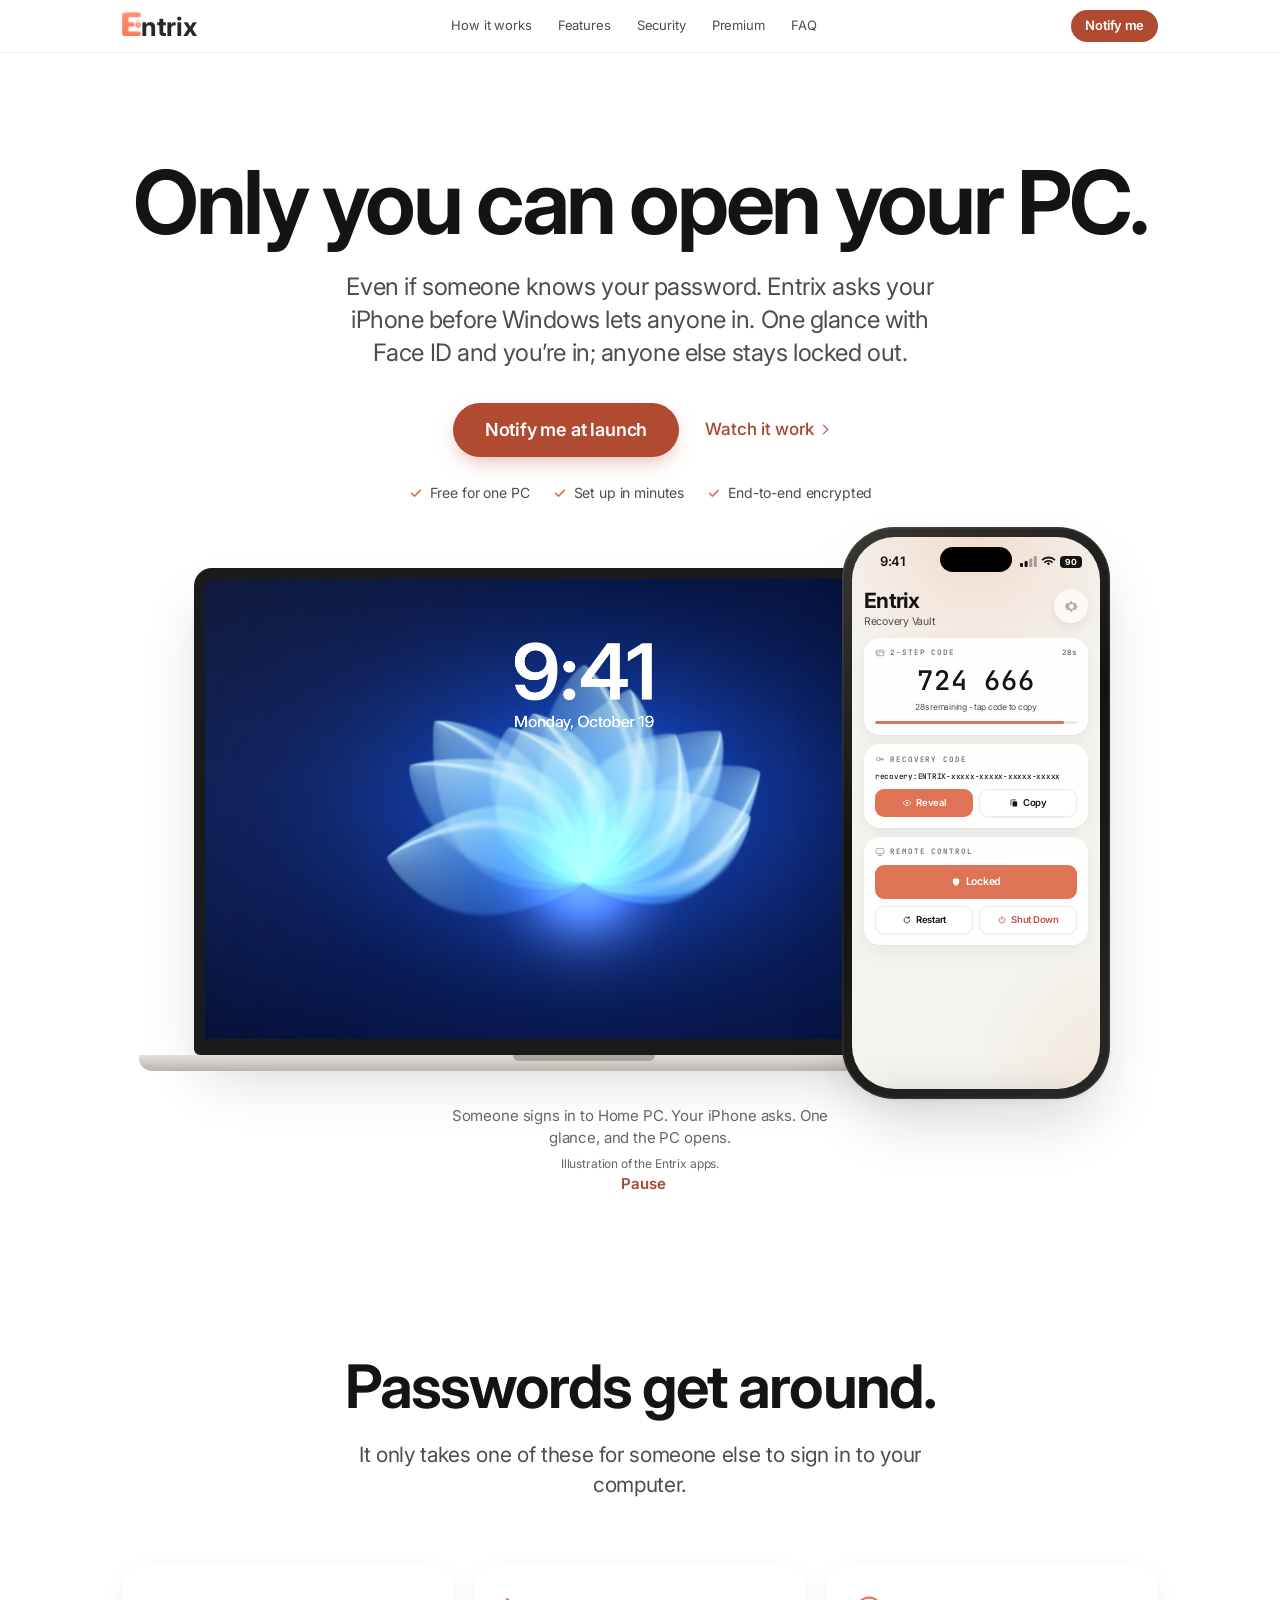
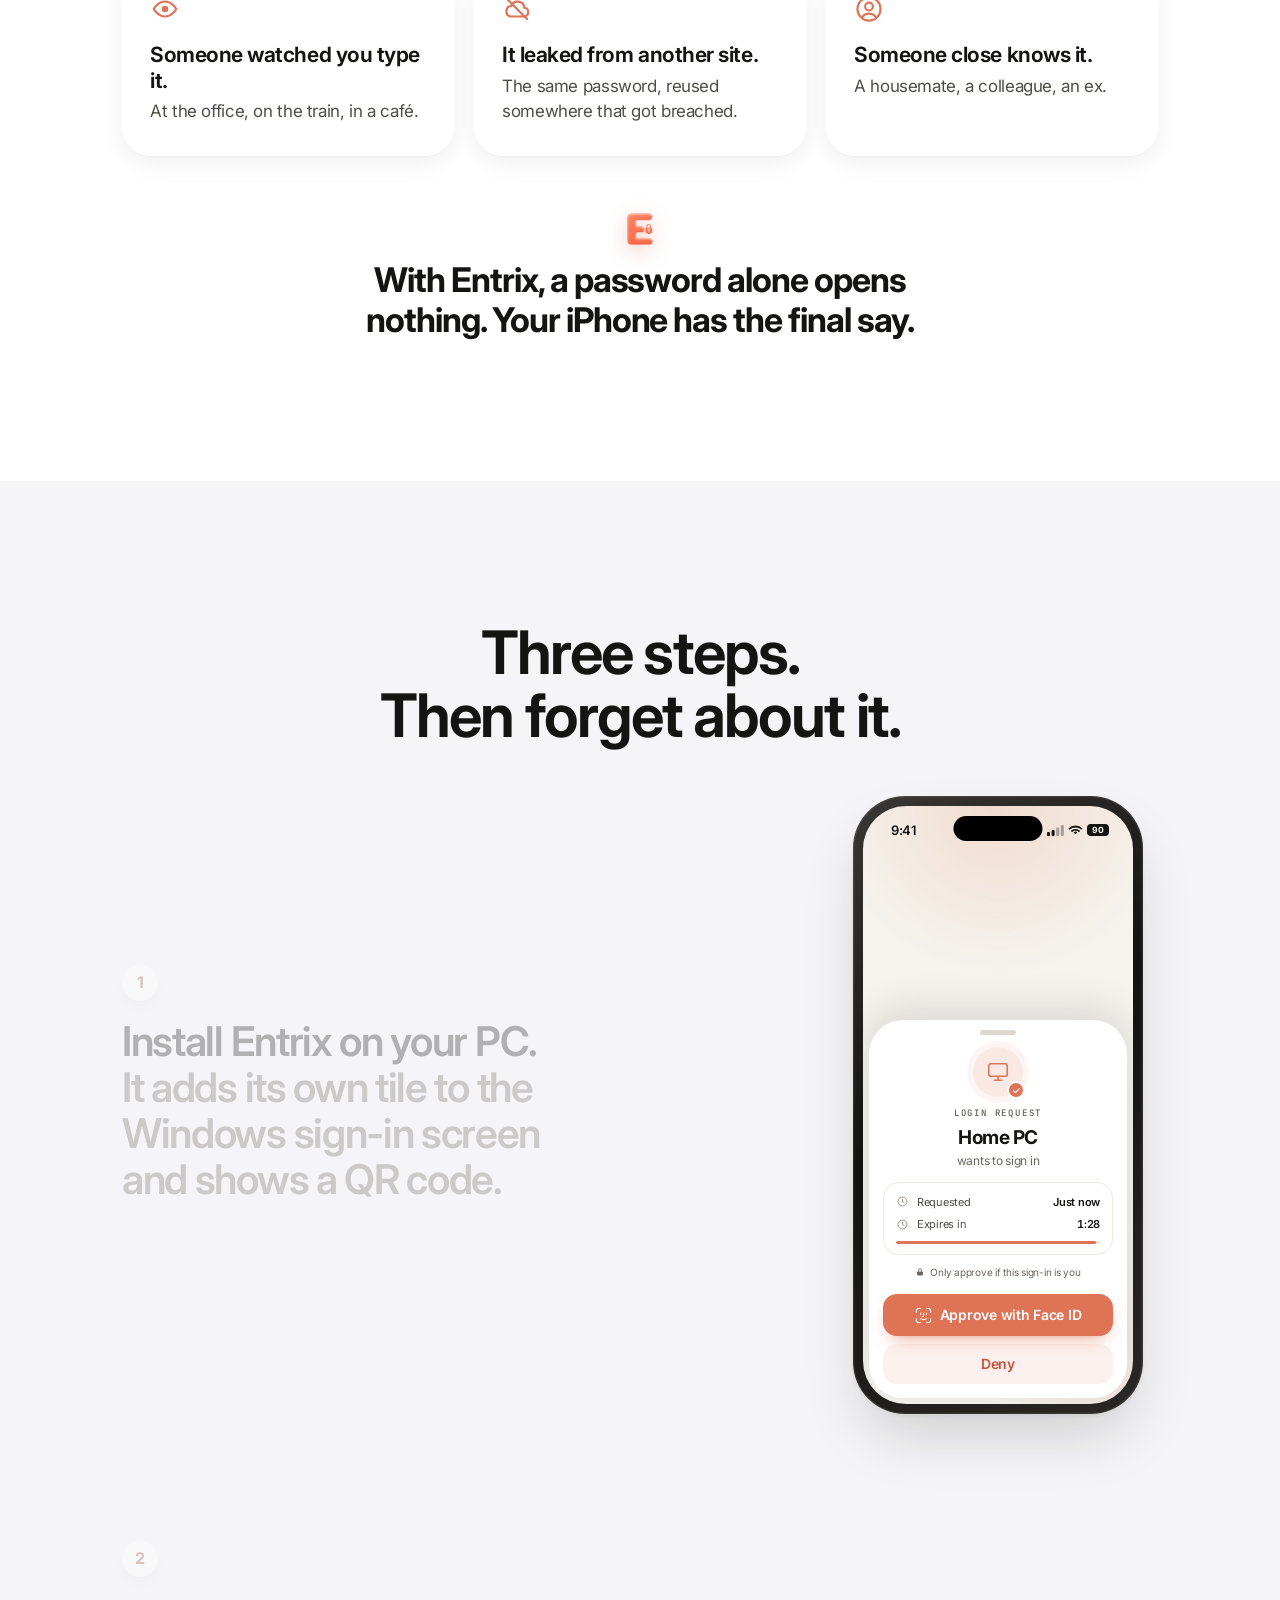
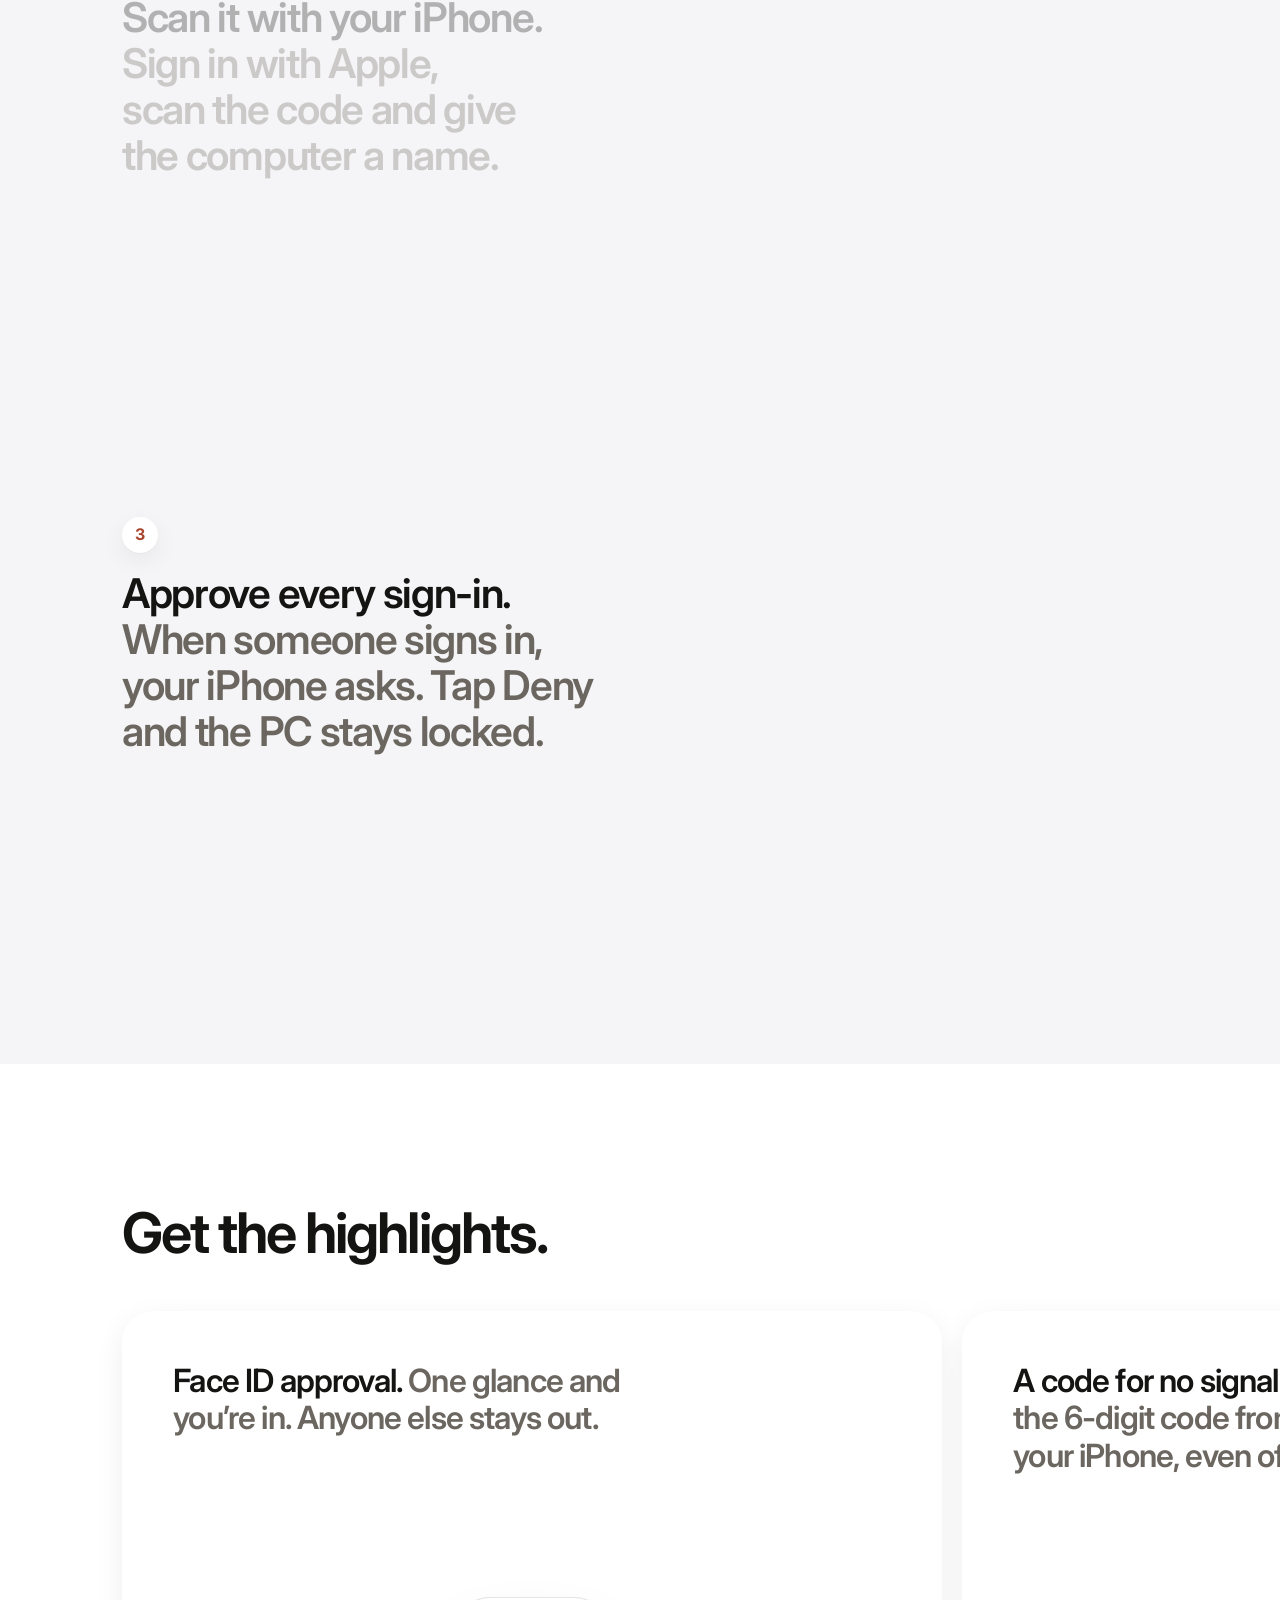
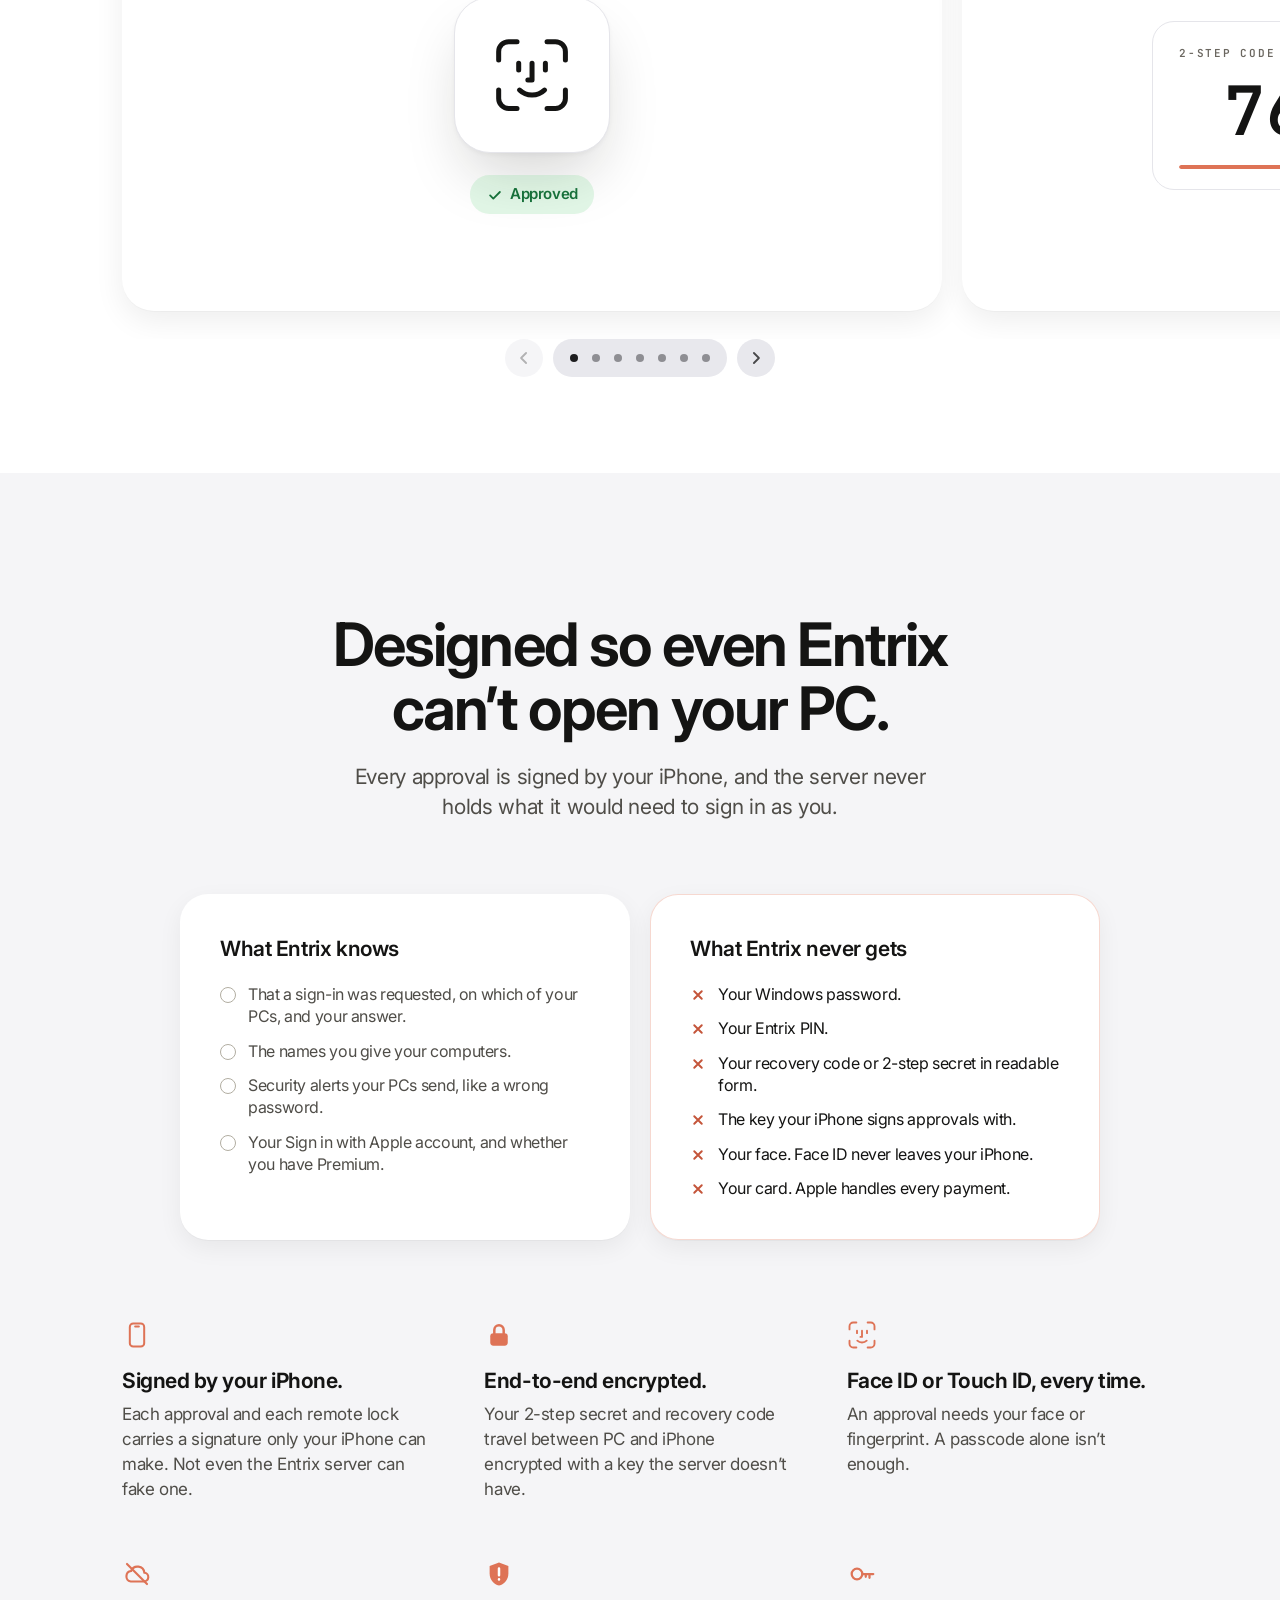
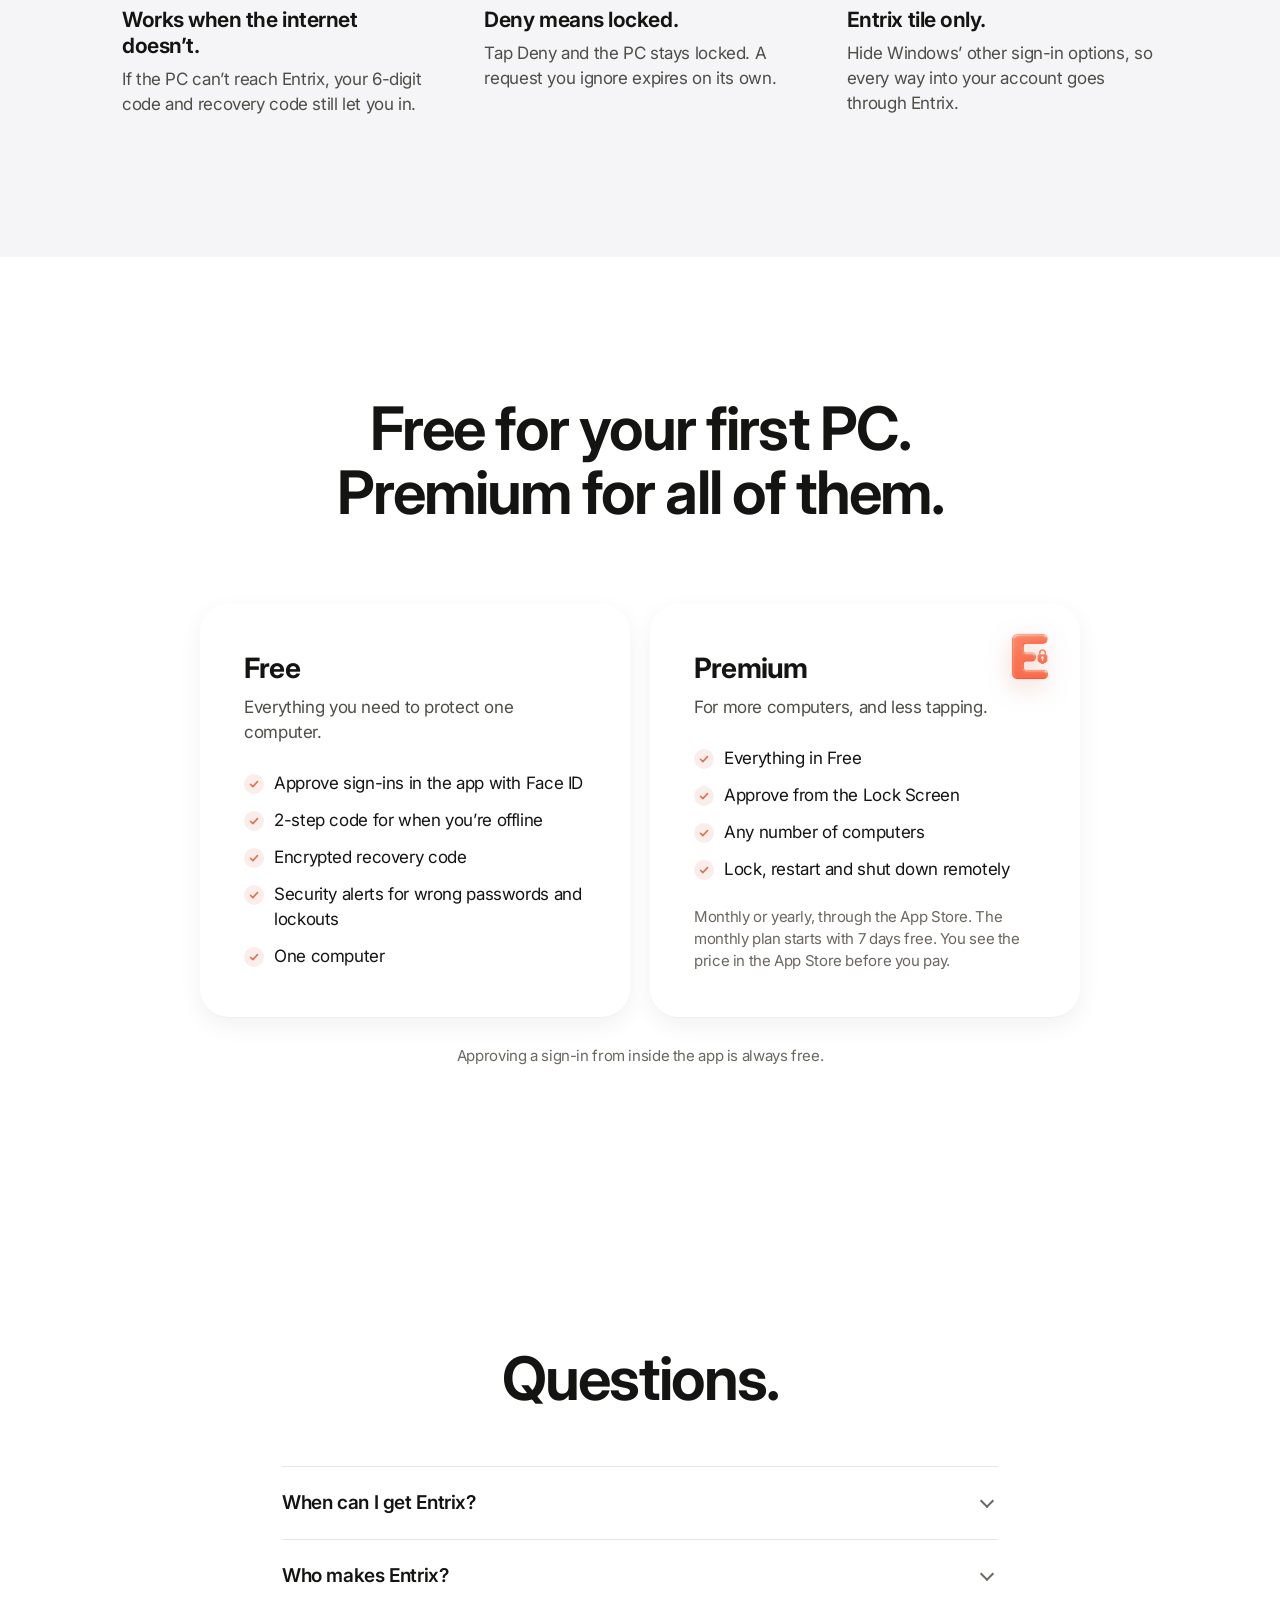
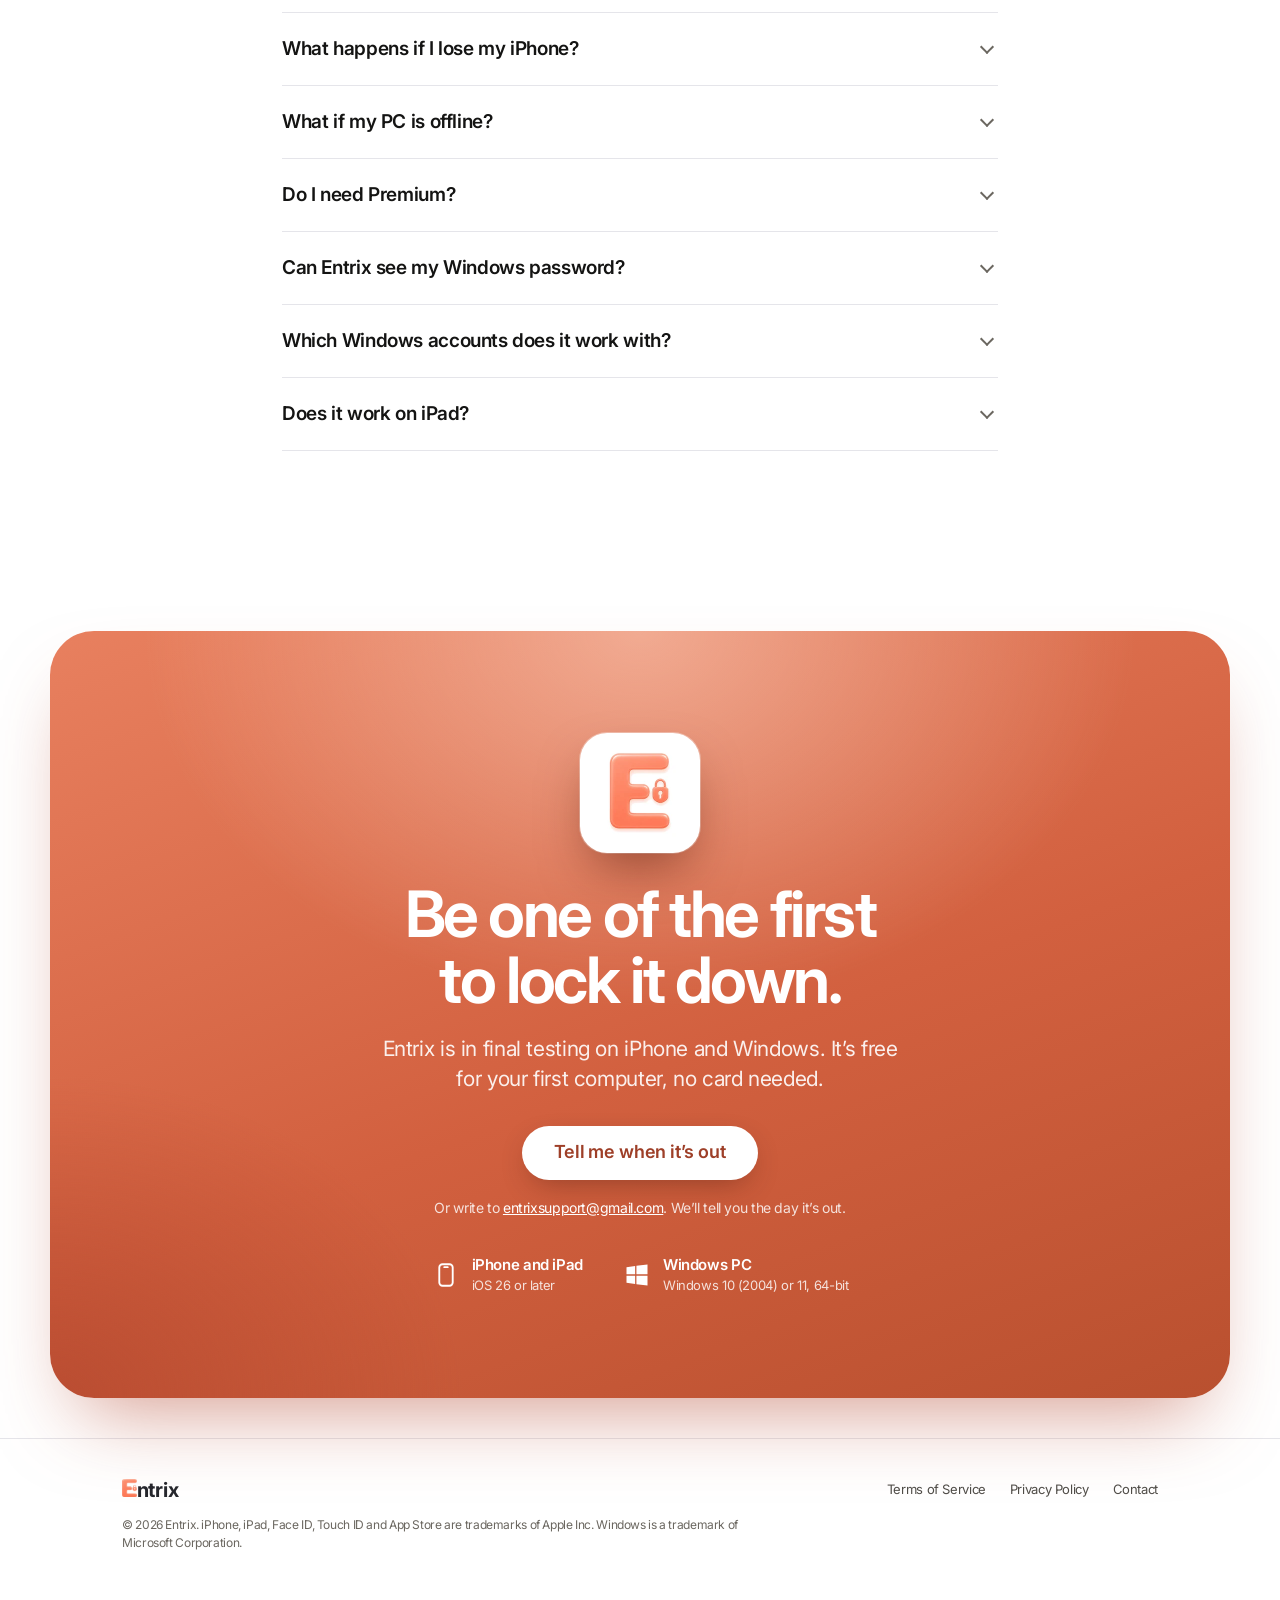
<file: index.html>
<!doctype html>
<html lang="en">
<head>
  <meta charset="utf-8">
  <meta name="viewport" content="width=device-width, initial-scale=1, viewport-fit=cover">
  <title>Entrix — Approve every Windows sign-in on your iPhone</title>
  <meta name="description" content="Entrix adds a second step to Windows sign-in. When someone signs in to your PC, your iPhone asks, and you approve with Face ID. Free for your first PC.">
  <meta name="theme-color" content="#FFFFFF">
  <meta name="color-scheme" content="light">
  <link rel="canonical" href="https://entrix.uk/">
  <link rel="icon" type="image/png" href="assets/favicon-64.png">
  <link rel="apple-touch-icon" href="assets/app-icon-180.png">

  <meta property="og:type" content="website">
  <meta property="og:url" content="https://entrix.uk/">
  <meta property="og:title" content="Entrix — Approve every Windows sign-in on your iPhone">
  <meta property="og:description" content="A second step for your PC’s sign-in. Your iPhone asks; you approve with Face ID. Free for your first PC.">
  <meta property="og:image" content="https://entrix.uk/assets/og.png">
  <meta name="twitter:card" content="summary_large_image">

  <link rel="preconnect" href="https://fonts.googleapis.com">
  <link rel="preconnect" href="https://fonts.gstatic.com" crossorigin>
  <link rel="stylesheet" href="https://fonts.googleapis.com/css2?family=Inter:opsz,wght@14..32,400..800&family=JetBrains+Mono:wght@500;600&display=swap">
  <link rel="stylesheet" href="styles.css">
  <script src="main.js" defer></script>
</head>
<body>
  <a class="skip" href="#main">Skip to content</a>

  <svg width="0" height="0" style="position:absolute" aria-hidden="true">
    <defs>
      <symbol id="i-monitor" viewBox="0 0 24 24"><rect x="2.75" y="3.75" width="18.5" height="12.5" rx="2.25" fill="none" stroke="currentColor" stroke-width="1.6"/><path d="M8.5 20.25h7M12 16.5v3.5" stroke="currentColor" stroke-width="1.6" stroke-linecap="round"/></symbol>
      <symbol id="i-lock" viewBox="0 0 24 24"><rect x="5" y="10.5" width="14" height="10" rx="2.5" fill="currentColor"/><path d="M8.25 10.5V8a3.75 3.75 0 0 1 7.5 0v2.5" fill="none" stroke="currentColor" stroke-width="2" stroke-linecap="round"/></symbol>
      <symbol id="i-restart" viewBox="0 0 24 24"><path d="M19 12a7 7 0 1 1-2.05-4.95" fill="none" stroke="currentColor" stroke-width="1.9" stroke-linecap="round"/><path d="M17.5 3.75v3.5H14" fill="none" stroke="currentColor" stroke-width="1.9" stroke-linecap="round" stroke-linejoin="round"/></symbol>
      <symbol id="i-power" viewBox="0 0 24 24"><path d="M12 3.5v7.5" stroke="currentColor" stroke-width="1.9" stroke-linecap="round"/><path d="M7.4 6.9a7 7 0 1 0 9.2 0" fill="none" stroke="currentColor" stroke-width="1.9" stroke-linecap="round"/></symbol>
      <symbol id="i-shield" viewBox="0 0 24 24"><path d="M12 2.75 4.5 5.6v5.9c0 4.7 3.1 8.5 7.5 9.75 4.4-1.25 7.5-5.05 7.5-9.75V5.6L12 2.75Z" fill="currentColor"/><path d="M12 7.5v5.5M12 16.2v.1" stroke="#fff" stroke-width="2" stroke-linecap="round"/></symbol>
      <symbol id="i-check" viewBox="0 0 24 24"><path d="m5.5 12.5 4.25 4.25L18.5 8" fill="none" stroke="currentColor" stroke-width="2.4" stroke-linecap="round" stroke-linejoin="round"/></symbol>
      <symbol id="i-clock" viewBox="0 0 24 24"><circle cx="12" cy="12" r="8.25" fill="none" stroke="currentColor" stroke-width="1.6"/><path d="M12 7.5V12l3 2" fill="none" stroke="currentColor" stroke-width="1.6" stroke-linecap="round"/></symbol>
      <symbol id="i-faceid" viewBox="0 0 48 48"><g fill="none" stroke="currentColor" stroke-width="3" stroke-linecap="round" stroke-linejoin="round"><path d="M4 15V10a6 6 0 0 1 6-6h5M33 4h5a6 6 0 0 1 6 6v5M44 33v5a6 6 0 0 1-6 6h-5M15 44h-5a6 6 0 0 1-6-6v-5"/><path d="M16 17v4M32 17v4"/><path d="M24 17v10h-2.5"/><path d="M16.5 33c2 2 4.6 3 7.5 3s5.5-1 7.5-3"/></g></symbol>
      <symbol id="i-key" viewBox="0 0 24 24"><circle cx="8" cy="12" r="4.25" fill="none" stroke="currentColor" stroke-width="1.8"/><path d="M12.25 12H21m-3 0v3m-3-3v2.25" fill="none" stroke="currentColor" stroke-width="1.8" stroke-linecap="round"/></symbol>
      <symbol id="i-eye-off" viewBox="0 0 24 24"><path d="M3 12s3.3-6 9-6 9 6 9 6-3.3 6-9 6-9-6-9-6Z" fill="none" stroke="currentColor" stroke-width="1.7"/><circle cx="12" cy="12" r="2.6" fill="currentColor"/></symbol>
      <symbol id="i-person" viewBox="0 0 24 24"><circle cx="12" cy="12" r="9.25" fill="none" stroke="currentColor" stroke-width="1.7"/><circle cx="12" cy="10" r="3.1" fill="none" stroke="currentColor" stroke-width="1.7"/><path d="M6.4 18.6c1.3-1.9 3.3-2.95 5.6-2.95s4.3 1.05 5.6 2.95" fill="none" stroke="currentColor" stroke-width="1.7" stroke-linecap="round"/></symbol>
      <symbol id="i-cloud-off" viewBox="0 0 24 24"><path d="M7 18h10.5a3.5 3.5 0 0 0 .4-6.98A5.5 5.5 0 0 0 7.3 9.6 4.25 4.25 0 0 0 7 18Z" fill="none" stroke="currentColor" stroke-width="1.7" stroke-linejoin="round"/><path d="m4 4 16 16" stroke="currentColor" stroke-width="1.7" stroke-linecap="round"/></symbol>
      <symbol id="i-copy" viewBox="0 0 24 24"><rect x="8.5" y="7.5" width="11" height="13" rx="2.2" fill="currentColor"/><path d="M15.5 4.5H7a2.5 2.5 0 0 0-2.5 2.5v10" fill="none" stroke="currentColor" stroke-width="1.8" stroke-linecap="round"/></symbol>
      <symbol id="i-card" viewBox="0 0 24 24"><rect x="3" y="5.5" width="18" height="13" rx="2.25" fill="none" stroke="currentColor" stroke-width="1.7"/><path d="M3 9.75h18M6.5 14.75h4" stroke="currentColor" stroke-width="1.7" stroke-linecap="round"/></symbol>
      <symbol id="i-windows" viewBox="0 0 24 24"><path d="M3 5.3 10.4 4.3v7.1H3V5.3Zm8.5-1.15L21 2.9v8.5h-9.5V4.15ZM3 12.6h7.4v7.1L3 18.7v-6.1Zm8.5 0H21v8.5l-9.5-1.25V12.6Z" fill="currentColor"/></symbol>
      <symbol id="i-iphone" viewBox="0 0 24 24"><rect x="6.25" y="2.75" width="11.5" height="18.5" rx="2.75" fill="none" stroke="currentColor" stroke-width="1.6"/><path d="M10.5 5.25h3" stroke="currentColor" stroke-width="1.6" stroke-linecap="round"/></symbol>
    </defs>
  </svg>

  <header class="nav" id="top">
    <nav class="nav__inner" aria-label="Main">
      <a class="nav__brand wordmark" href="#top" aria-label="Entrix home" translate="no">
        <img src="assets/wordmark-e.webp" alt="" width="53" height="66"><span aria-hidden="true">ntrix</span>
      </a>
      <ul class="nav__links">
        <li><a href="#how">How it works</a></li>
        <li><a href="#features">Features</a></li>
        <li><a href="#security">Security</a></li>
        <li><a href="#premium">Premium</a></li>
        <li><a href="#faq">FAQ</a></li>
      </ul>
      <a class="nav__cta" href="#download">Notify me</a>
    </nav>
  </header>

  <main id="main">

    <!-- Hero: the promise, then the product doing it -->
    <section class="hero" aria-labelledby="hero-title">
      <div class="hero__glow" aria-hidden="true"></div>
      <h1 class="hero__title" id="hero-title">Only you can open your&nbsp;PC.</h1>
      <p class="hero__lede">Even if someone knows your password. Entrix asks your iPhone before Windows lets anyone in. One glance with Face&nbsp;ID and you’re in; anyone else stays locked out.</p>
      <div class="hero__actions">
        <a class="btn btn--primary btn--lg" href="#download" data-hero-cta>Notify me at launch</a>
        <button class="link-more" type="button" data-replay-hero>Watch it work</button>
      </div>
      <ul class="chips" aria-label="At a glance">
        <li><svg aria-hidden="true"><use href="#i-check"/></svg>Free for one PC</li>
        <li><svg aria-hidden="true"><use href="#i-check"/></svg>Set up in minutes</li>
        <li><svg aria-hidden="true"><use href="#i-check"/></svg>End-to-end encrypted</li>
      </ul>
    </section>

    <section class="scene" aria-label="A sign-in approved on iPhone">
      <div class="scene__stage" data-scene>
        <div class="laptop" aria-hidden="true">
          <div class="laptop__screen">
            <canvas class="win-canvas" data-wincanvas width="1600" height="1000"></canvas>
          </div>
          <div class="laptop__base"></div>
        </div>

        <div class="iphone" aria-hidden="true">
          <div class="iphone__screen">
            <div class="iphone__island"></div>
            <div class="iphone__status"><span>9:41</span><span class="ios-status"><svg viewBox="0 0 17 11" width="17" height="11"><rect x="0" y="7" width="3" height="4" rx="1"/><rect x="4.6" y="5" width="3" height="6" rx="1"/><rect x="9.2" y="2.6" width="3" height="8.4" rx="1" opacity=".35"/><rect x="13.8" y="0" width="3" height="11" rx="1" opacity=".35"/></svg><svg viewBox="0 0 16 11" width="15" height="11"><path d="M8 2.2c2.4 0 4.6.9 6.2 2.5l1.3-1.3A10.5 10.5 0 0 0 8 .3 10.5 10.5 0 0 0 .5 3.4l1.3 1.3A8.7 8.7 0 0 1 8 2.2zm0 3.6c1.4 0 2.7.5 3.7 1.5L13 6a7 7 0 0 0-5-2 7 7 0 0 0-5 2l1.3 1.3c1-1 2.3-1.5 3.7-1.5zM8 9.4l1.9-1.9a2.7 2.7 0 0 0-3.8 0z"/></svg><span class="ios-batt">90</span></span></div>
            <div class="iphone__home home">
              <div class="home__head">
                <div><div class="home__title">Entrix</div><div class="home__sub">Recovery Vault</div></div>
                <span class="home__gear"><svg viewBox="0 0 24 24"><path d="M12 8.6a3.4 3.4 0 1 0 0 6.8 3.4 3.4 0 0 0 0-6.8Zm8.2 4.6-1.7 1 .1 2-2 1.2-1.7-1-1.8 1.1-.3 2h-2.4l-.3-2-1.8-1.1-1.7 1-2-1.2.1-2-1.7-1v-2.4l1.7-1-.1-2 2-1.2 1.7 1 1.8-1.1.3-2h2.4l.3 2 1.8 1.1 1.7-1 2 1.2-.1 2 1.7 1v2.4Z" fill="currentColor"/></svg></span>
              </div>
              <div class="home__card">
                <div class="home__label"><svg><use href="#i-card"/></svg>2-STEP CODE<span class="home__secs" data-phone-secs>13s</span></div>
                <div class="home__digits" data-phone-totp>055 359</div>
                <div class="home__hint"><span data-phone-left>13s</span> remaining - tap code to copy</div>
                <div class="home__bar"><i data-phone-bar></i></div>
              </div>
              <div class="home__card">
                <div class="home__label"><svg><use href="#i-key"/></svg>RECOVERY CODE</div>
                <div class="home__recovery">recovery:ENTRIX-xxxxx-xxxxx-xxxxx-xxxxx</div>
                <div class="home__row"><span class="home__btn home__btn--coral"><svg><use href="#i-eye-off"/></svg>Reveal</span><span class="home__btn"><svg><use href="#i-copy"/></svg>Copy</span></div>
              </div>
              <div class="home__card">
                <div class="home__label"><svg><use href="#i-monitor"/></svg>REMOTE CONTROL</div>
                <span class="home__btn home__btn--coral home__btn--wide home__lockbtn"><svg class="home__locked"><use href="#i-shield"/></svg><svg class="home__unlocked"><use href="#i-lock"/></svg><b class="home__locked">Locked</b><b class="home__unlocked">Lock</b></span>
                <div class="home__row"><span class="home__btn"><svg><use href="#i-restart"/></svg>Restart</span><span class="home__btn home__btn--warn"><svg><use href="#i-power"/></svg>Shut Down</span></div>
              </div>
            </div>
            <div class="iphone__scrim"></div>
            <div class="sheet" data-sheet>
              <div class="sheet__grabber"></div>
              <div class="sheet__icon"><svg><use href="#i-monitor"/></svg><span class="sheet__badge"><svg><use href="#i-check"/></svg></span></div>
              <div class="sheet__kicker">Login request</div>
              <div class="sheet__pc">Home PC</div>
              <div class="sheet__sub">wants to sign in</div>
              <div class="sheet__rows">
                <div class="sheet__row"><svg><use href="#i-clock"/></svg><span>Requested</span><b>Just now</b></div>
                <div class="sheet__row"><svg><use href="#i-clock"/></svg><span>Expires in</span><b data-expires>1:28</b></div>
                <div class="sheet__bar"><i data-expires-bar></i></div>
              </div>
              <div class="sheet__note"><svg><use href="#i-lock"/></svg>Only approve if this sign-in is you</div>
              <div class="sheet__approve" data-approve><svg><use href="#i-faceid"/></svg>Approve with Face ID</div>
              <div class="sheet__deny">Deny</div>
            </div>
            <div class="faceid" data-faceid>
              <svg class="faceid__glyph"><use href="#i-faceid"/></svg>
              <svg class="faceid__check"><use href="#i-check"/></svg>
              <span data-faceid-label>Face ID</span>
            </div>
          </div>
        </div>
      </div>
      <p class="scene__caption">Someone signs in to Home&nbsp;PC. Your iPhone asks. One glance, and the PC opens.<span class="scene__note">Illustration of the Entrix apps.</span> <button class="replay" type="button" data-pause aria-pressed="false">Pause</button></p>
    </section>



    <!-- Why: the fear, in the reader's own situations -->
    <section class="section worry" aria-labelledby="worry-title">
      <div class="wrap">
        <h2 class="section__title" id="worry-title">Passwords get around.</h2>
        <p class="section__lede">It only takes one of these for someone else to sign in to your computer.</p>
        <div class="worry__grid">
          <div class="worry__card"><svg aria-hidden="true"><use href="#i-eye-off"/></svg><h3>Someone watched you type it.</h3><p>At the office, on the train, in a café.</p></div>
          <div class="worry__card"><svg aria-hidden="true"><use href="#i-cloud-off"/></svg><h3>It leaked from another site.</h3><p>The same password, reused somewhere that got breached.</p></div>
          <div class="worry__card"><svg aria-hidden="true"><use href="#i-person"/></svg><h3>Someone close knows it.</h3><p>A housemate, a colleague, an ex.</p></div>
        </div>
        <p class="worry__answer"><img src="assets/entrix-mark-480.webp" alt="" width="28" height="34">With Entrix, a password alone opens nothing. Your iPhone has the final&nbsp;say.</p>
      </div>
    </section>

    <!-- How it works: the iPhone stays put while the steps scroll past -->
    <section class="section how" id="how" aria-labelledby="how-title">
      <div class="wrap">
        <h2 class="section__title" id="how-title">Three steps.<br>Then forget about it.</h2>
        <div class="how__grid">
          <ol class="how__steps">
            <li class="how__step" data-step="0">
              <span class="step__num">1</span>
              <h3><b>Install Entrix on your PC.</b> It adds its own tile to the Windows sign-in screen and shows a QR code.</h3>
            </li>
            <li class="how__step" data-step="1">
              <span class="step__num">2</span>
              <h3><b>Scan it with your iPhone.</b> Sign in with Apple, scan the code and give the computer a name.</h3>
            </li>
            <li class="how__step" data-step="2">
              <span class="step__num">3</span>
              <h3><b>Approve every sign-in.</b> When someone signs in, your iPhone asks. Tap Deny and the PC stays locked.</h3>
            </li>
          </ol>
          <div class="how__device" aria-hidden="true">
            <div class="iphone iphone--pinned">
              <div class="iphone__screen">
                <div class="iphone__island"></div>
                <div class="iphone__status"><span>9:41</span><span class="ios-status"><svg viewBox="0 0 17 11" width="17" height="11"><rect x="0" y="7" width="3" height="4" rx="1"/><rect x="4.6" y="5" width="3" height="6" rx="1"/><rect x="9.2" y="2.6" width="3" height="8.4" rx="1" opacity=".35"/><rect x="13.8" y="0" width="3" height="11" rx="1" opacity=".35"/></svg><svg viewBox="0 0 16 11" width="15" height="11"><path d="M8 2.2c2.4 0 4.6.9 6.2 2.5l1.3-1.3A10.5 10.5 0 0 0 8 .3 10.5 10.5 0 0 0 .5 3.4l1.3 1.3A8.7 8.7 0 0 1 8 2.2zm0 3.6c1.4 0 2.7.5 3.7 1.5L13 6a7 7 0 0 0-5-2 7 7 0 0 0-5 2l1.3 1.3c1-1 2.3-1.5 3.7-1.5zM8 9.4l1.9-1.9a2.7 2.7 0 0 0-3.8 0z"/></svg><span class="ios-batt">90</span></span></div>
                <div class="screen screen--scan" data-screen="0">
                  <div class="app-title">Add a Computer</div>
                  <p class="screen__text">Scan the Entrix QR code shown on your PC.</p>
                  <div class="qr"><canvas width="21" height="21" data-qr></canvas><i></i><i></i><i></i><i></i><span class="qr__line"></span></div>
                  <div class="screen__btn">Scan Entrix QR</div>
                </div>
                <div class="screen screen--name" data-screen="1">
                  <div class="app-title">Add a Computer</div>
                  <div class="name-sheet">
                    <div class="sheet__icon"><svg><use href="#i-monitor"/></svg></div>
                    <div class="name-sheet__title">Name this computer</div>
                    <div class="name-sheet__field">Home PC<span class="caret"></span></div>
                    <div class="screen__btn">Save</div>
                  </div>
                </div>
                <div class="screen screen--approve" data-screen="2">
                  <div class="sheet sheet--static">
                    <div class="sheet__grabber"></div>
                    <div class="sheet__icon"><svg><use href="#i-monitor"/></svg><span class="sheet__badge"><svg><use href="#i-check"/></svg></span></div>
                    <div class="sheet__kicker">Login request</div>
                    <div class="sheet__pc">Home PC</div>
                    <div class="sheet__sub">wants to sign in</div>
                    <div class="sheet__rows">
                      <div class="sheet__row"><svg><use href="#i-clock"/></svg><span>Requested</span><b>Just now</b></div>
                      <div class="sheet__row"><svg><use href="#i-clock"/></svg><span>Expires in</span><b>1:28</b></div>
                      <div class="sheet__bar"><i></i></div>
                    </div>
                    <div class="sheet__note"><svg><use href="#i-lock"/></svg>Only approve if this sign-in is you</div>
                    <div class="sheet__approve"><svg><use href="#i-faceid"/></svg>Approve with Face ID</div>
                    <div class="sheet__deny">Deny</div>
                  </div>
                </div>
              </div>
            </div>
          </div>
        </div>
      </div>
    </section>



    <!-- Highlights gallery -->
    <section class="section highlights" id="features" aria-labelledby="features-title">
      <div class="wrap">
        <h2 class="highlights__title" id="features-title">Get the highlights.</h2>
      </div>
      <div class="gallery" data-gallery tabindex="0" aria-label="Highlights, scroll sideways">
        <article class="hl hl--faceid">
          <h3><b>Face ID approval.</b> One glance and you’re in. Anyone else stays out.</h3>
          <div class="hl__visual" aria-hidden="true">
            <div class="hl-face"><svg><use href="#i-faceid"/></svg></div>
            <div class="hl-face__ok"><svg><use href="#i-check"/></svg>Approved</div>
          </div>
        </article>
        <article class="hl hl--code">
          <h3><b>A code for no signal.</b> Type the 6-digit code from your iPhone, even offline.</h3>
          <div class="hl__visual" aria-hidden="true">
            <div class="code-card">
              <div class="code-card__head"><span class="mono-label">2-step code</span><span class="code-card__secs" data-totp-secs>26s</span></div>
              <div class="code-card__digits" data-totp>800 256</div>
              <div class="code-card__bar"><i data-totp-bar></i></div>
            </div>
          </div>
        </article>
        <article class="hl hl--alerts">
          <h3><b>Security alerts.</b> A wrong password on your PC reaches your iPhone right away.</h3>
          <div class="hl__visual" aria-hidden="true">
            <div class="alert-stack">
              <div class="alert-card"><span class="alert-card__icon"><svg><use href="#i-shield"/></svg></span><div><b>Someone got your password wrong</b><span>Home PC · just now</span></div></div>
              <div class="alert-card alert-card--back"><span class="alert-card__icon"><svg><use href="#i-lock"/></svg></span><div><b>PIN locked after too many tries</b><span>Home PC · 2 min ago</span></div></div>
            </div>
          </div>
        </article>
        <article class="hl hl--recovery">
          <h3><b>Recovery code.</b> A way back in without your phone, encrypted end to end.</h3>
          <div class="hl__visual" aria-hidden="true">
            <div class="recovery-card">
              <span class="mono-label">Recovery code</span>
              <code>ENTRIX-•••••-•••••-•••••-•••••</code>
              <div class="recovery-card__actions"><span class="pill pill--coral"><svg><use href="#i-eye-off"/></svg>Reveal</span><span class="pill">Copy</span></div>
            </div>
          </div>
        </article>
        <article class="hl hl--remote">
          <span class="tag">Premium</span>
          <h3><b>Remote lock.</b> Left the PC unlocked? Lock, restart or shut it down from anywhere.</h3>
          <div class="hl__visual" aria-hidden="true">
            <div class="remote">
              <span class="remote__lock"><svg><use href="#i-lock"/></svg>Lock</span>
              <span class="remote__btn"><svg><use href="#i-restart"/></svg>Restart</span>
              <span class="remote__btn remote__btn--warn"><svg><use href="#i-power"/></svg>Shut Down</span>
            </div>
          </div>
        </article>
        <article class="hl hl--fleet">
          <span class="tag">Premium</span>
          <h3><b>Every PC, one iPhone.</b> Home, office, studio, each on its own card.</h3>
          <div class="hl__visual" aria-hidden="true">
            <ul class="fleet">
              <li><svg><use href="#i-monitor"/></svg><b>Home PC</b><span class="live">Live</span></li>
              <li><svg><use href="#i-monitor"/></svg><b>Office PC</b><span class="live">Live</span></li>
              <li><svg><use href="#i-monitor"/></svg><b>Studio PC</b><span class="live">Live</span></li>
            </ul>
          </div>
        </article>
        <article class="hl hl--push">
          <span class="tag">Premium</span>
          <h3><b>Lock Screen approvals.</b> The request comes to you. No need to open the app.</h3>
          <div class="hl__visual" aria-hidden="true">
            <div class="banner">
              <img src="assets/app-icon-96.webp" alt="" width="38" height="38" decoding="async">
              <div><b>Home PC wants to sign in</b><time>now</time><span>Approve or deny this sign-in.</span></div>
            </div>
          </div>
        </article>
      </div>
      <div class="gallery__controls">
        <div class="gallery__dots" role="tablist" aria-label="Choose a highlight" data-gallery-dots></div>
        <div class="gallery__arrows">
          <button type="button" class="gallery__arrow" data-gallery-prev aria-label="Previous highlight"><svg viewBox="0 0 24 24"><path d="M14.5 6 8.5 12l6 6" fill="none" stroke="currentColor" stroke-width="2.2" stroke-linecap="round" stroke-linejoin="round"/></svg></button>
          <button type="button" class="gallery__arrow" data-gallery-next aria-label="Next highlight"><svg viewBox="0 0 24 24"><path d="m9.5 6 6 6-6 6" fill="none" stroke="currentColor" stroke-width="2.2" stroke-linecap="round" stroke-linejoin="round"/></svg></button>
        </div>
      </div>
    </section>

    <!-- Security -->
    <section class="section security" id="security" aria-labelledby="security-title">
      <div class="wrap">
        <h2 class="section__title" id="security-title">Designed so even Entrix<br>can’t open your PC.</h2>
        <p class="section__lede">Every approval is signed by your iPhone, and the server never holds what it would need to sign in as you.</p>
        <div class="ledger">
          <div class="ledger__col">
            <h3>What Entrix knows</h3>
            <ul>
              <li>That a sign-in was requested, on which of your PCs, and your answer.</li>
              <li>The names you give your computers.</li>
              <li>Security alerts your PCs send, like a wrong password.</li>
              <li>Your Sign in with Apple account, and whether you have Premium.</li>
            </ul>
          </div>
          <div class="ledger__col ledger__col--never">
            <h3>What Entrix never gets</h3>
            <ul>
              <li>Your Windows password.</li>
              <li>Your Entrix PIN.</li>
              <li>Your recovery code or 2-step secret in readable form.</li>
              <li>The key your iPhone signs approvals with.</li>
              <li>Your face. Face ID never leaves your iPhone.</li>
              <li>Your card. Apple handles every payment.</li>
            </ul>
          </div>
        </div>
        <div class="facts">
          <div class="fact">
            <svg><use href="#i-iphone"/></svg>
            <h3>Signed by your iPhone.</h3>
            <p>Each approval and each remote lock carries a signature only your iPhone can make. Not even the Entrix server can fake one.</p>
          </div>
          <div class="fact">
            <svg><use href="#i-lock"/></svg>
            <h3>End-to-end encrypted.</h3>
            <p>Your 2-step secret and recovery code travel between PC and iPhone encrypted with a key the server doesn’t have.</p>
          </div>
          <div class="fact">
            <svg><use href="#i-faceid"/></svg>
            <h3>Face ID or Touch ID, every time.</h3>
            <p>An approval needs your face or fingerprint. A passcode alone isn’t enough.</p>
          </div>
          <div class="fact">
            <svg><use href="#i-cloud-off"/></svg>
            <h3>Works when the internet doesn’t.</h3>
            <p>If the PC can’t reach Entrix, your 6-digit code and recovery code still let you in.</p>
          </div>
          <div class="fact">
            <svg><use href="#i-shield"/></svg>
            <h3>Deny means locked.</h3>
            <p>Tap Deny and the PC stays locked. A request you ignore expires on its own.</p>
          </div>
          <div class="fact">
            <svg><use href="#i-key"/></svg>
            <h3>Entrix tile only.</h3>
            <p>Hide Windows’ other sign-in options, so every way into your account goes through Entrix.</p>
          </div>
        </div>
      </div>
    </section>

    <!-- Premium -->
    <section class="section plans" id="premium" aria-labelledby="plans-title">
      <div class="wrap">
        <h2 class="section__title" id="plans-title">Free for your first PC.<br>Premium for all of them.</h2>
        <div class="plans__grid">
          <div class="plan">
            <h3>Free</h3>
            <p class="plan__lede">Everything you need to protect one computer.</p>
            <ul class="checks">
              <li>Approve sign-ins in the app with Face&nbsp;ID</li>
              <li>2-step code for when you’re offline</li>
              <li>Encrypted recovery code</li>
              <li>Security alerts for wrong passwords and lockouts</li>
              <li>One computer</li>
            </ul>
          </div>
          <div class="plan plan--premium">
            <img class="plan__mark" src="assets/entrix-mark-480.webp" alt="" width="40" height="49">
            <h3>Premium</h3>
            <p class="plan__lede">For more computers, and less tapping.</p>
            <ul class="checks">
              <li>Everything in Free</li>
              <li>Approve from the Lock Screen</li>
              <li>Any number of computers</li>
              <li>Lock, restart and shut down remotely</li>
            </ul>
            <p class="plan__note">Monthly or yearly, through the App Store. The monthly plan starts with 7&nbsp;days free. You see the price in the App Store before you pay.</p>
          </div>
        </div>
        <p class="plans__foot">Approving a sign-in from inside the app is always free.</p>
      </div>
    </section>


    <!-- FAQ -->
    <section class="section faq" id="faq" aria-labelledby="faq-title">
      <div class="wrap wrap--narrow">
        <h2 class="section__title" id="faq-title">Questions.</h2>
        <details>
          <summary>When can I get Entrix?</summary>
          <p>Soon. Entrix is in final testing on iPhone and Windows. Tap “Notify me at launch” or write to entrixsupport@gmail.com, and we’ll tell you the day it’s out.</p>
        </details>
        <details>
          <summary>Who makes Entrix?</summary>
          <p>An independent developer, not a big company. Questions and feedback go straight to the developer at entrixsupport@gmail.com.</p>
        </details>
        <details>
          <summary>What happens if I lose my iPhone?</summary>
          <p>Your recovery code signs you in at the PC without the phone, so keep a copy of it somewhere safe, away from your iPhone.</p>
        </details>
        <details>
          <summary>What if my PC is offline?</summary>
          <p>Type the 6-digit 2-step code from the Entrix app, or from any authenticator app you added it to. It doesn’t need the internet.</p>
        </details>
        <details>
          <summary>Do I need Premium?</summary>
          <p>No. Free protects one computer, with Face&nbsp;ID approvals, the 2-step code, the recovery code and security alerts. Premium adds Lock Screen approvals, more computers and remote lock, restart and shut down.</p>
        </details>
        <details>
          <summary>Can Entrix see my Windows password?</summary>
          <p>No. Your password never reaches the Entrix server. Neither does your Entrix PIN or your recovery code.</p>
        </details>
        <details>
          <summary>Which Windows accounts does it work with?</summary>
          <p>Local accounts and Microsoft accounts, on Windows 10 (version 2004 or later) and Windows 11, 64-bit.</p>
        </details>
        <details>
          <summary>Does it work on iPad?</summary>
          <p>Yes. The Entrix app runs on iPhone and iPad with iOS 26 or later.</p>
        </details>
      </div>
    </section>
    <!-- Closing call to action -->
    <section class="cta-band" id="download" aria-labelledby="download-title">
      <div class="cta-band__inner">
        <img class="cta-band__icon" src="assets/app-icon-240.webp" alt="" width="120" height="120" decoding="async">
        <h2 class="cta-band__title" id="download-title">Be one of the first<br>to lock it down.</h2>
        <p class="cta-band__lede">Entrix is in final testing on iPhone and Windows. It’s free for your first computer, no card needed.</p>
        <div class="cta-band__actions">
          <a class="btn btn--light btn--lg" href="mailto:entrixsupport@gmail.com?subject=Tell%20me%20when%20Entrix%20is%20out&amp;body=Hi%2C%20please%20let%20me%20know%20when%20Entrix%20is%20available.">Tell me when it’s out</a>
        </div>
        <p class="cta-band__note">Or write to <a href="mailto:entrixsupport@gmail.com">entrixsupport@gmail.com</a>. We’ll tell you the day it’s out.</p>
        <div class="cta-band__platforms">
          <div><svg aria-hidden="true"><use href="#i-iphone"/></svg><span><b>iPhone and iPad</b>iOS 26 or later</span></div>
          <div><svg aria-hidden="true"><use href="#i-windows"/></svg><span><b>Windows PC</b>Windows 10 (2004) or 11, 64-bit</span></div>
        </div>
      </div>
    </section>
  </main>

  <div class="dock" data-dock aria-hidden="true">
    <span class="dock__text"><b>Entrix</b>Free for your first PC</span>
    <a class="btn btn--primary" href="#download" tabindex="-1">Notify me</a>
  </div>

  <footer class="footer">
    <div class="wrap footer__inner">
      <div class="footer__brand wordmark" translate="no" aria-label="Entrix">
        <img src="assets/wordmark-e.webp" alt="" width="53" height="66"><span aria-hidden="true">ntrix</span>
      </div>
      <nav class="footer__links" aria-label="Legal">
        <a href="legal/legal-2026-09-29.html">Terms of Service</a>
        <a href="legal/legal-2026-09-29.html#part-ii-privacy-policy">Privacy Policy</a>
        <a href="mailto:entrixsupport@gmail.com">Contact</a>
      </nav>
      <p class="footer__legal">© 2026 Entrix. iPhone, iPad, Face&nbsp;ID, Touch&nbsp;ID and App&nbsp;Store are trademarks of Apple&nbsp;Inc. Windows is a trademark of Microsoft Corporation.</p>
    </div>
  </footer>
</body>
</html>
</file>
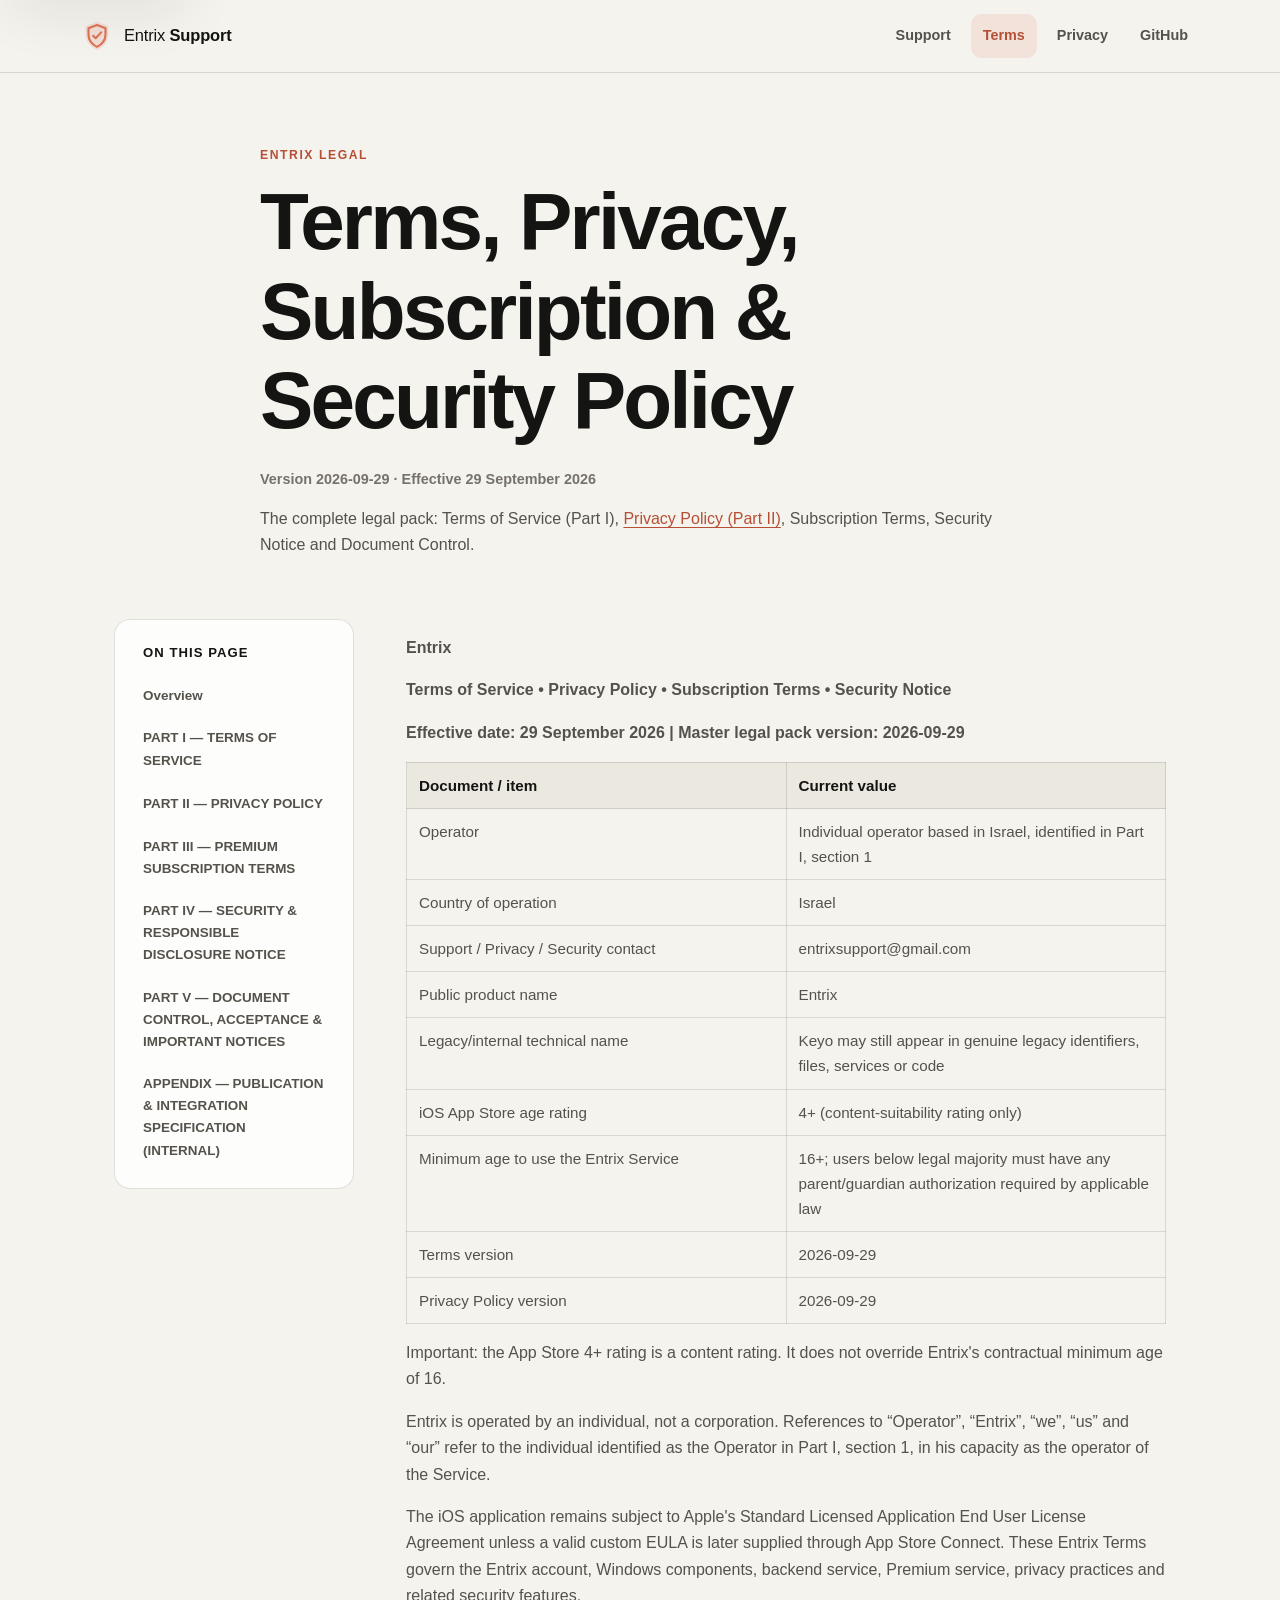
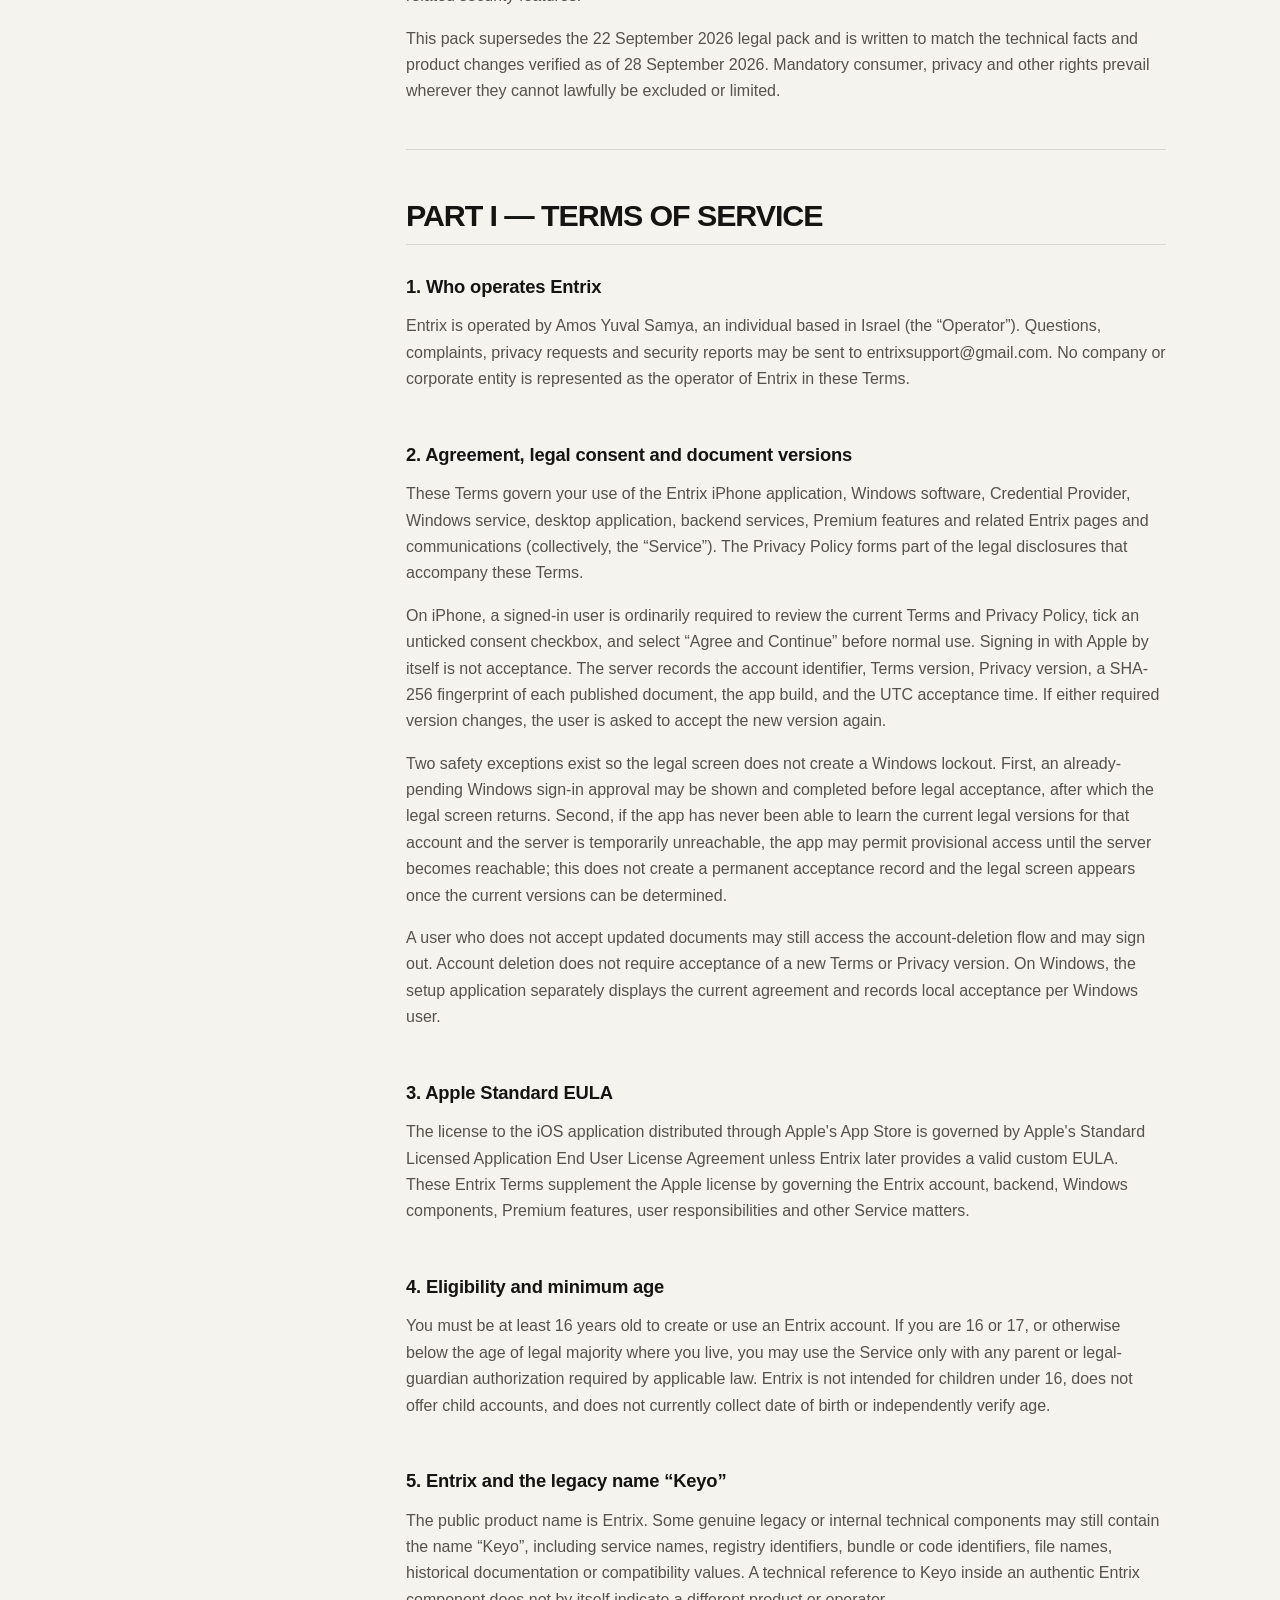
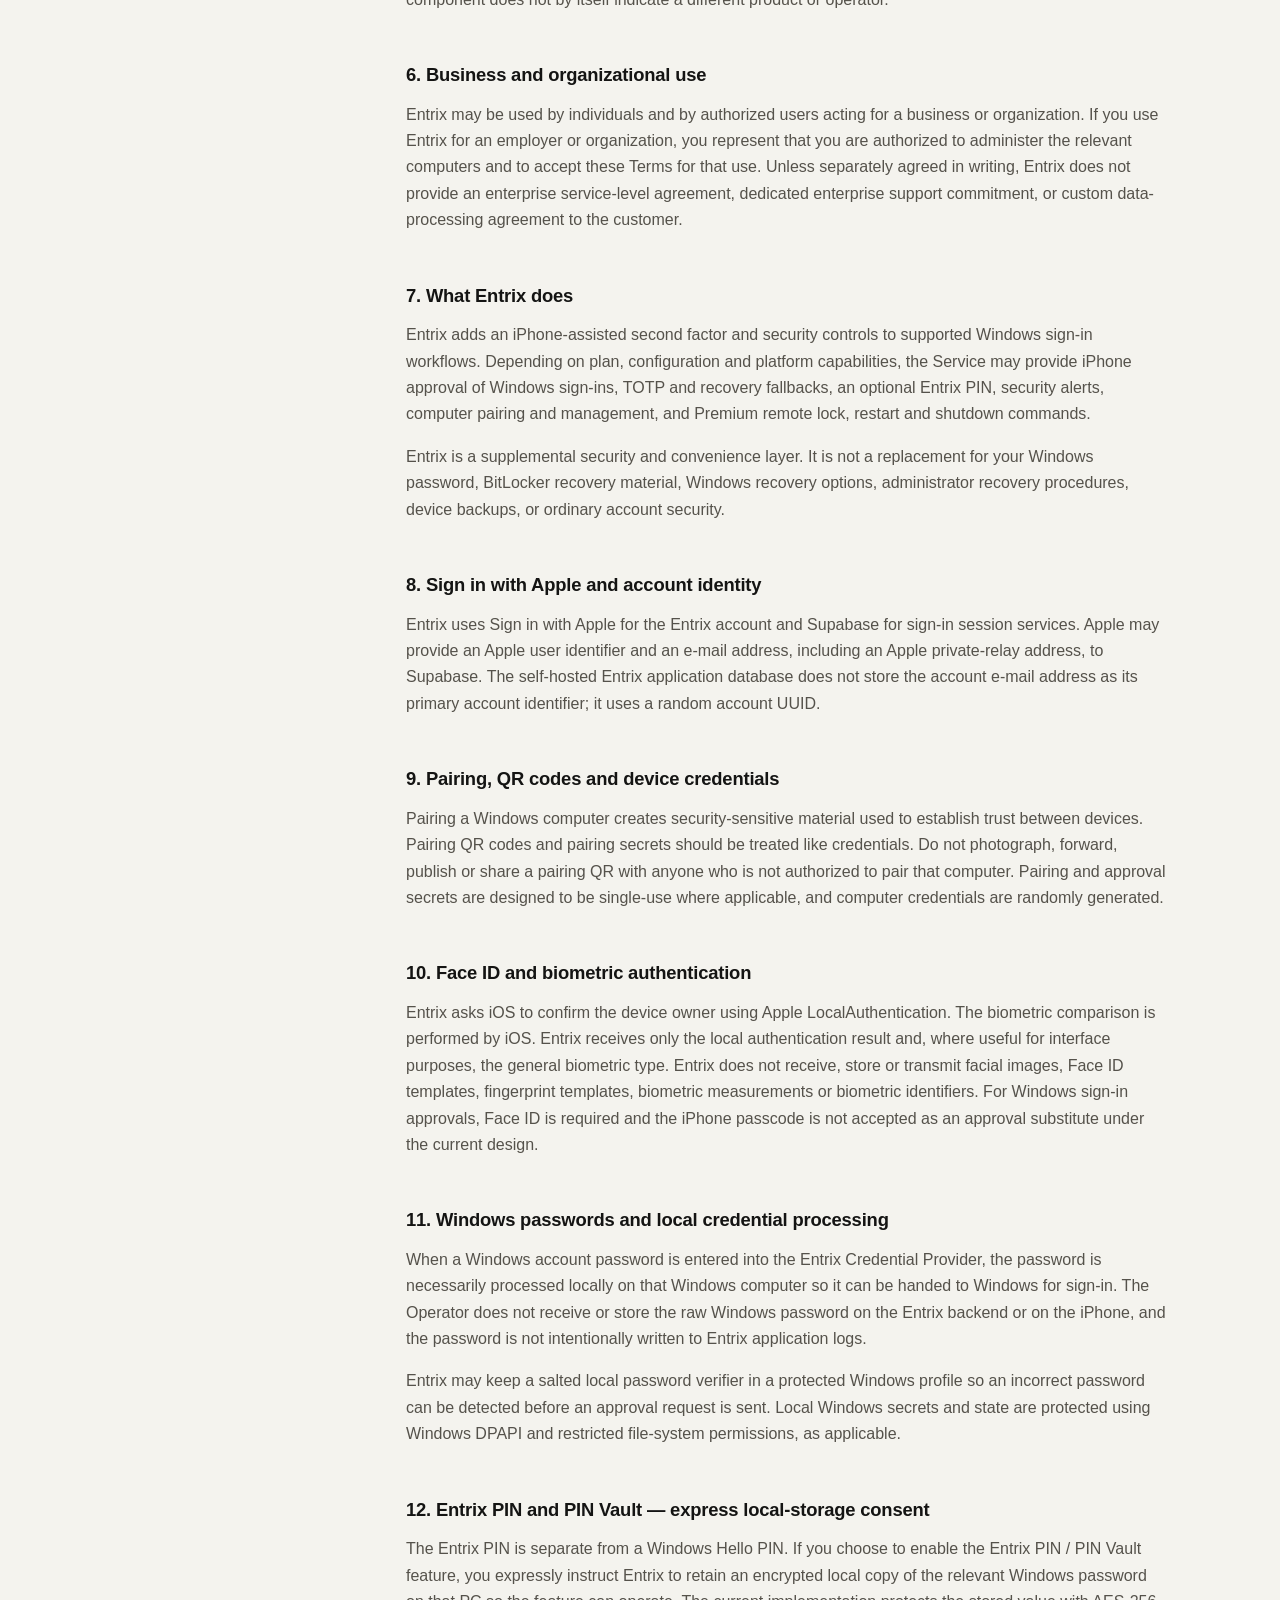
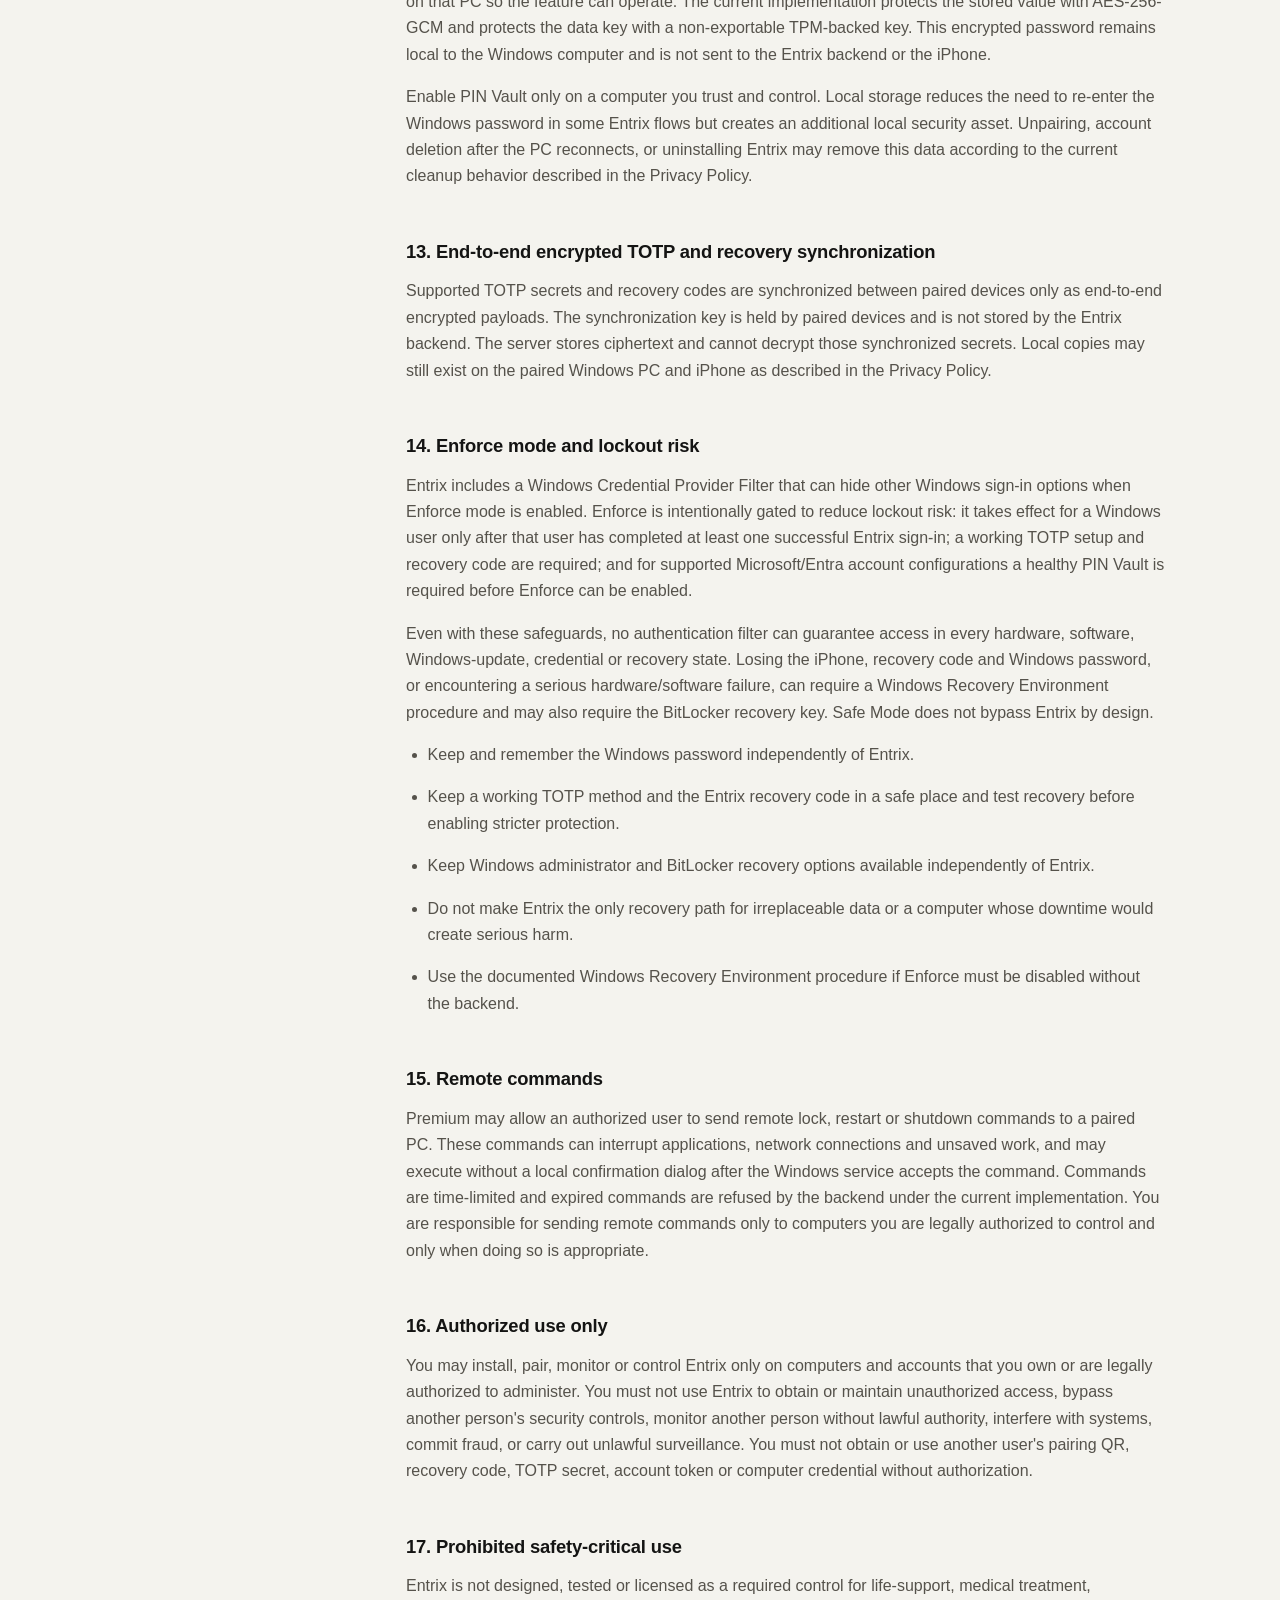
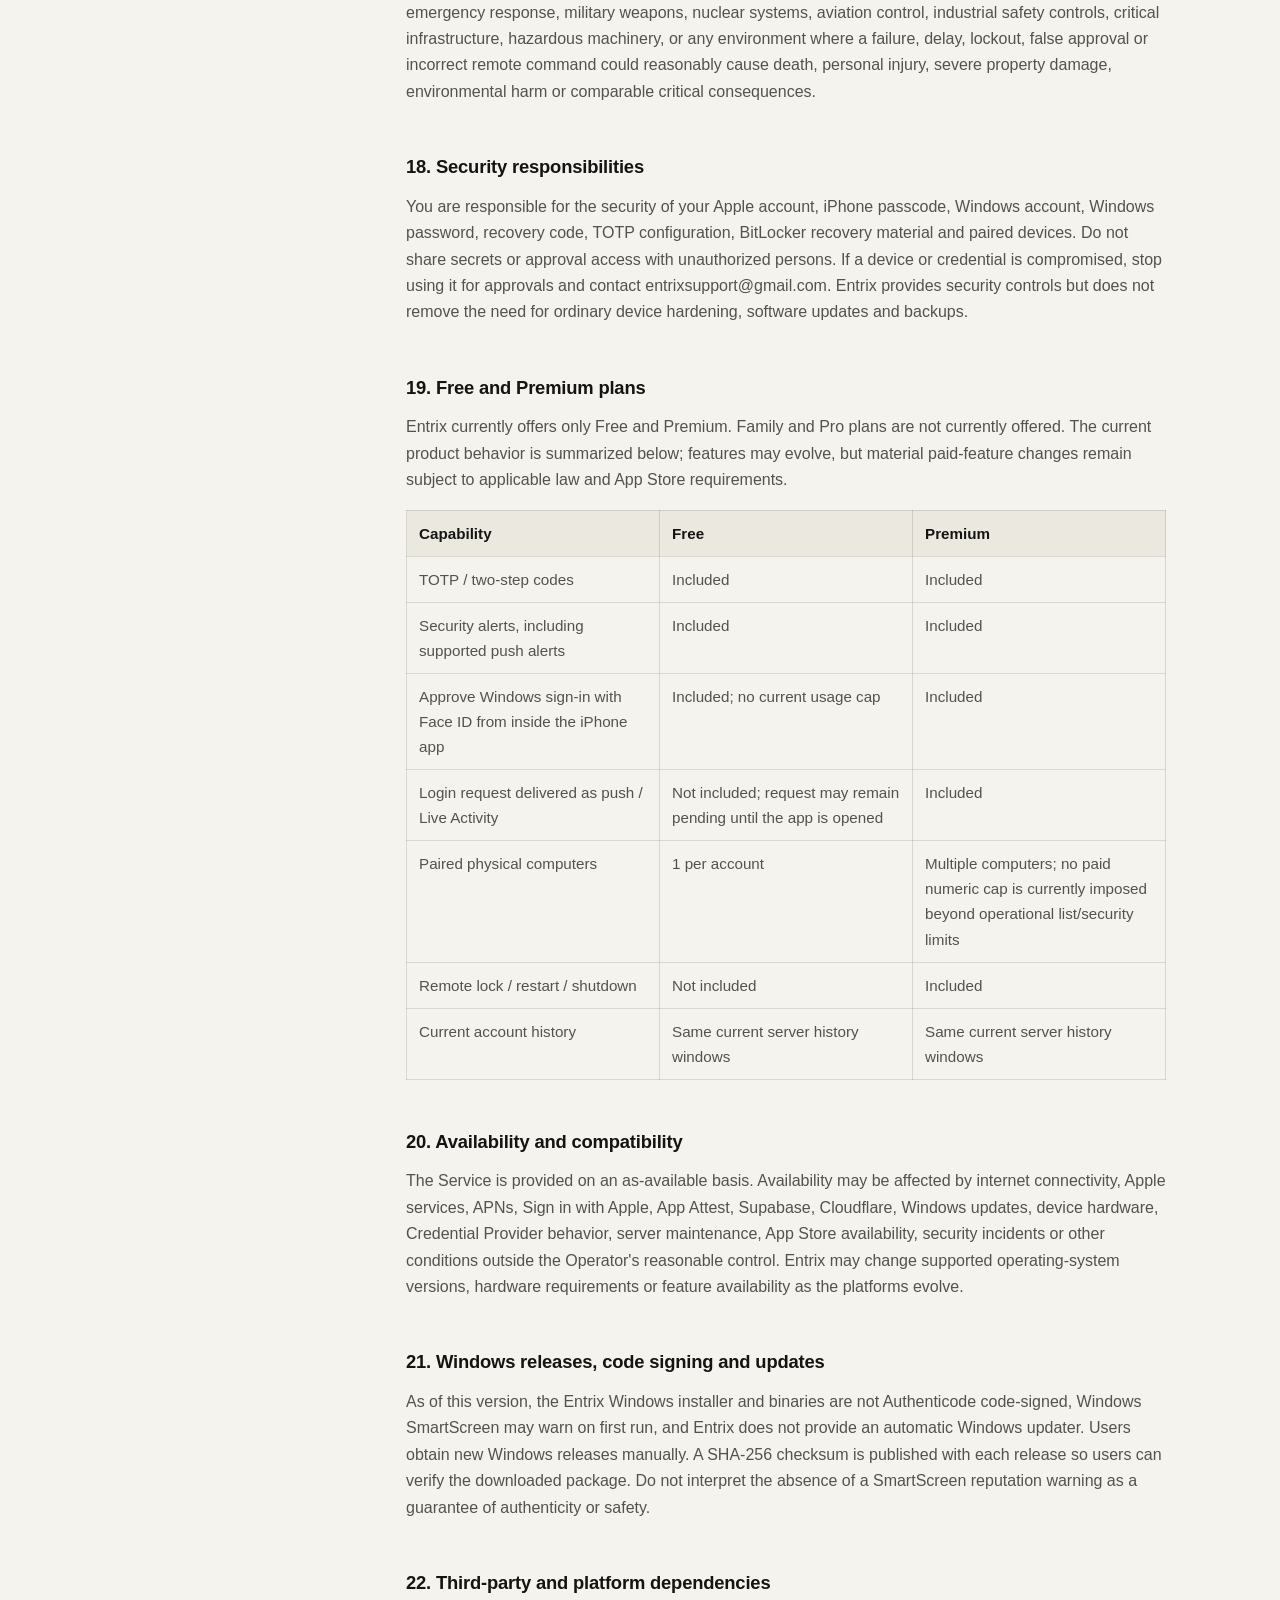
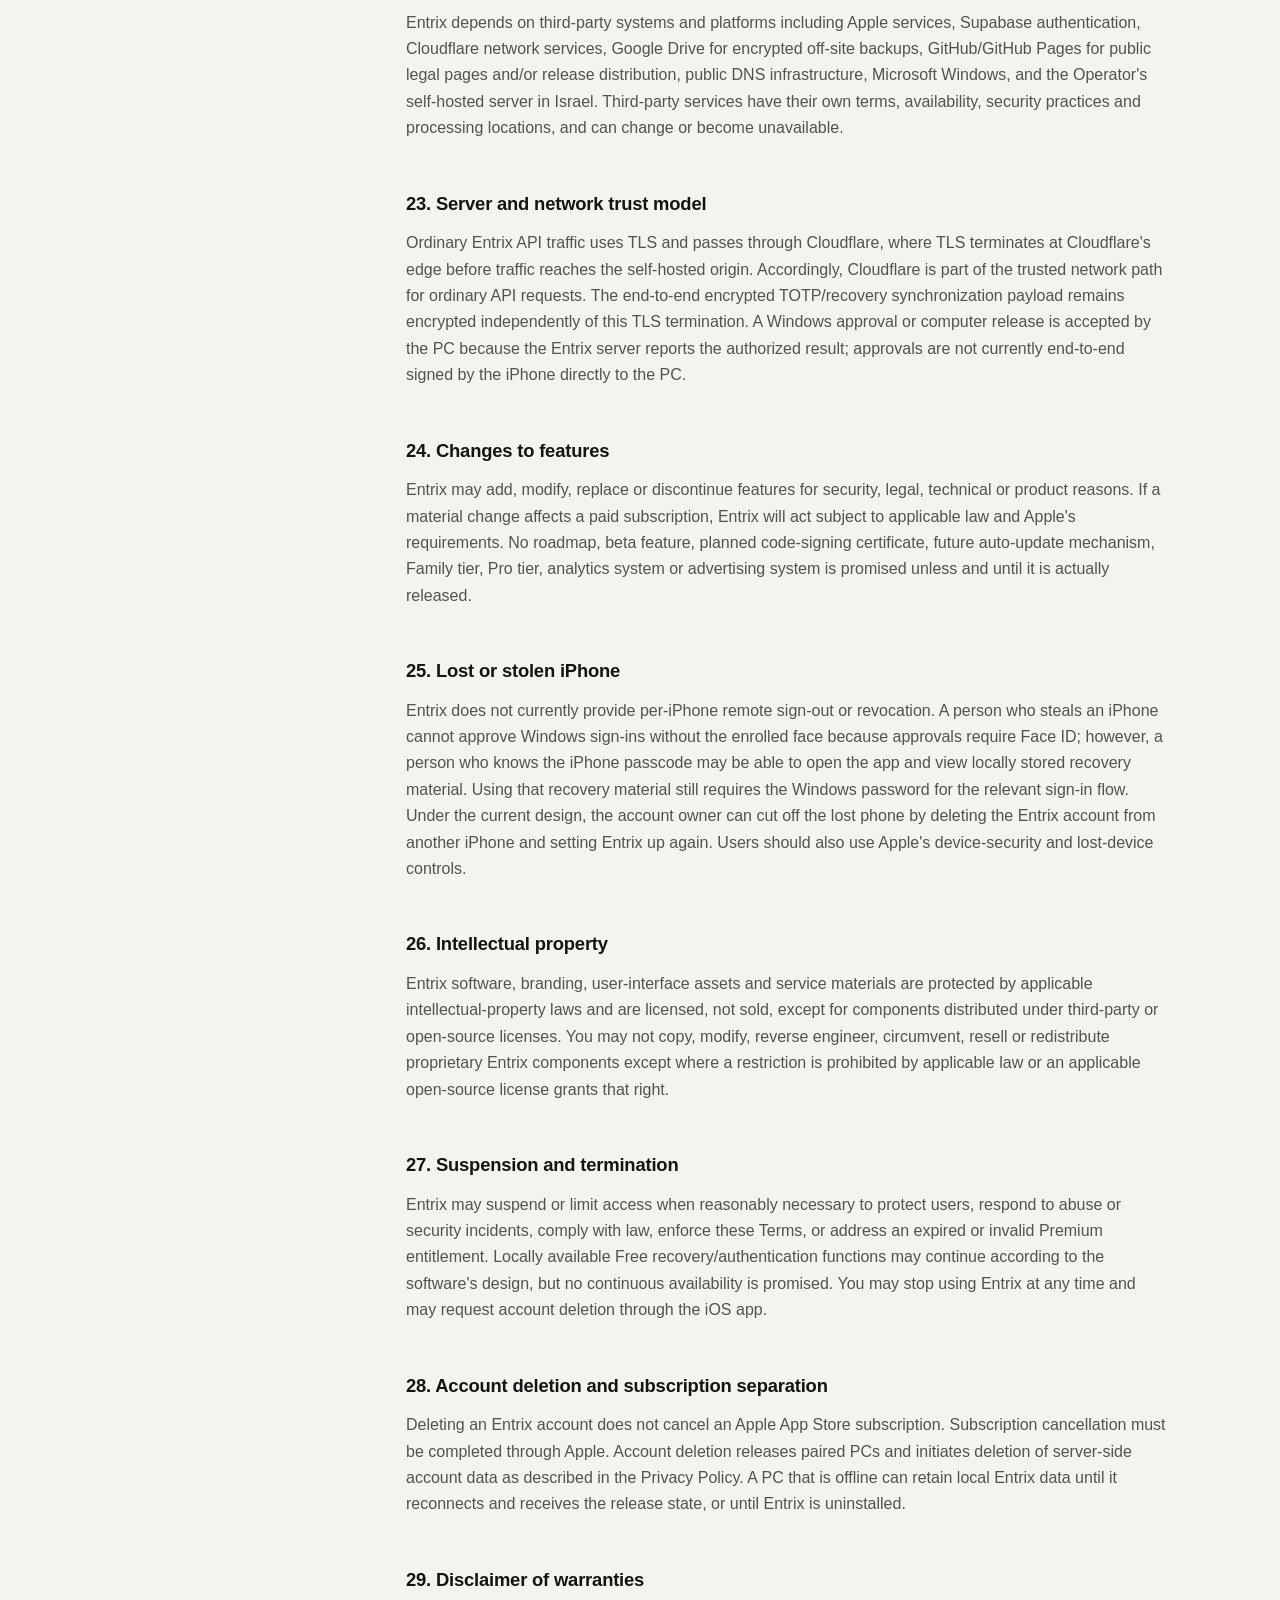
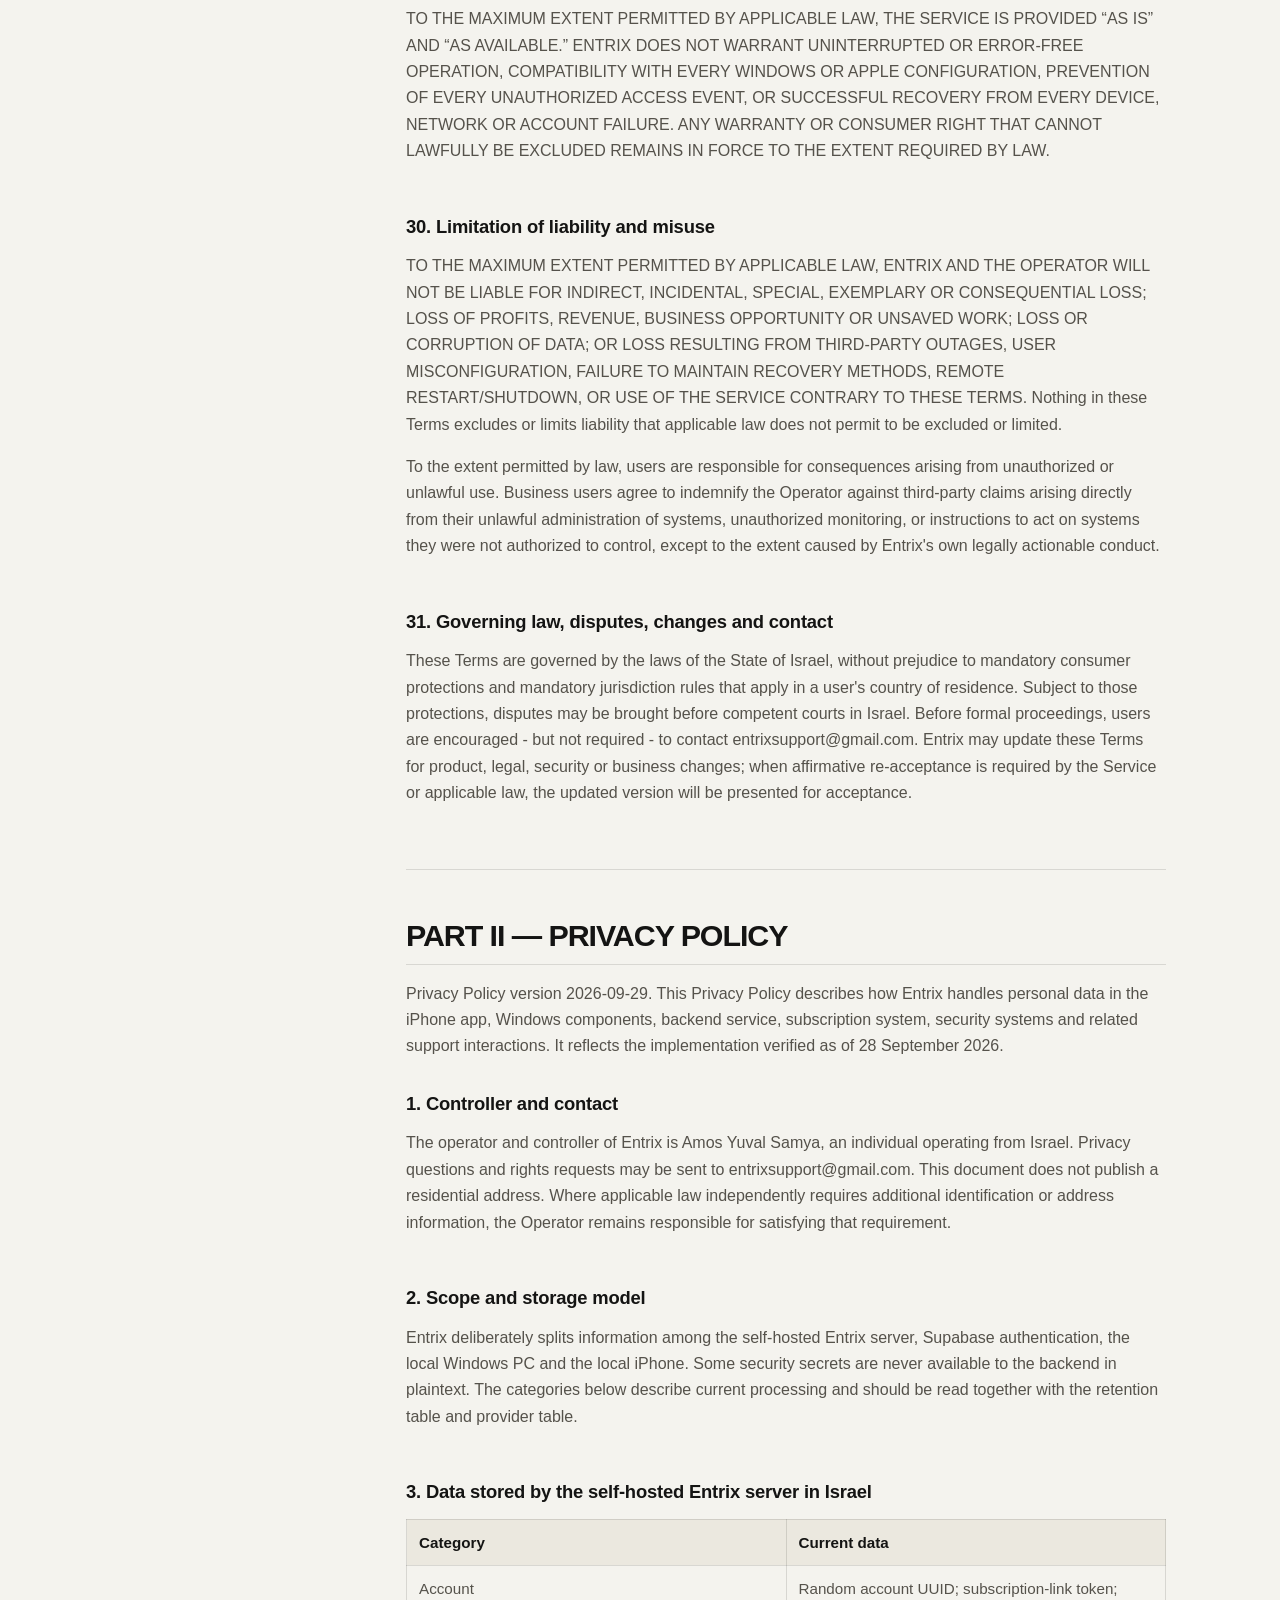
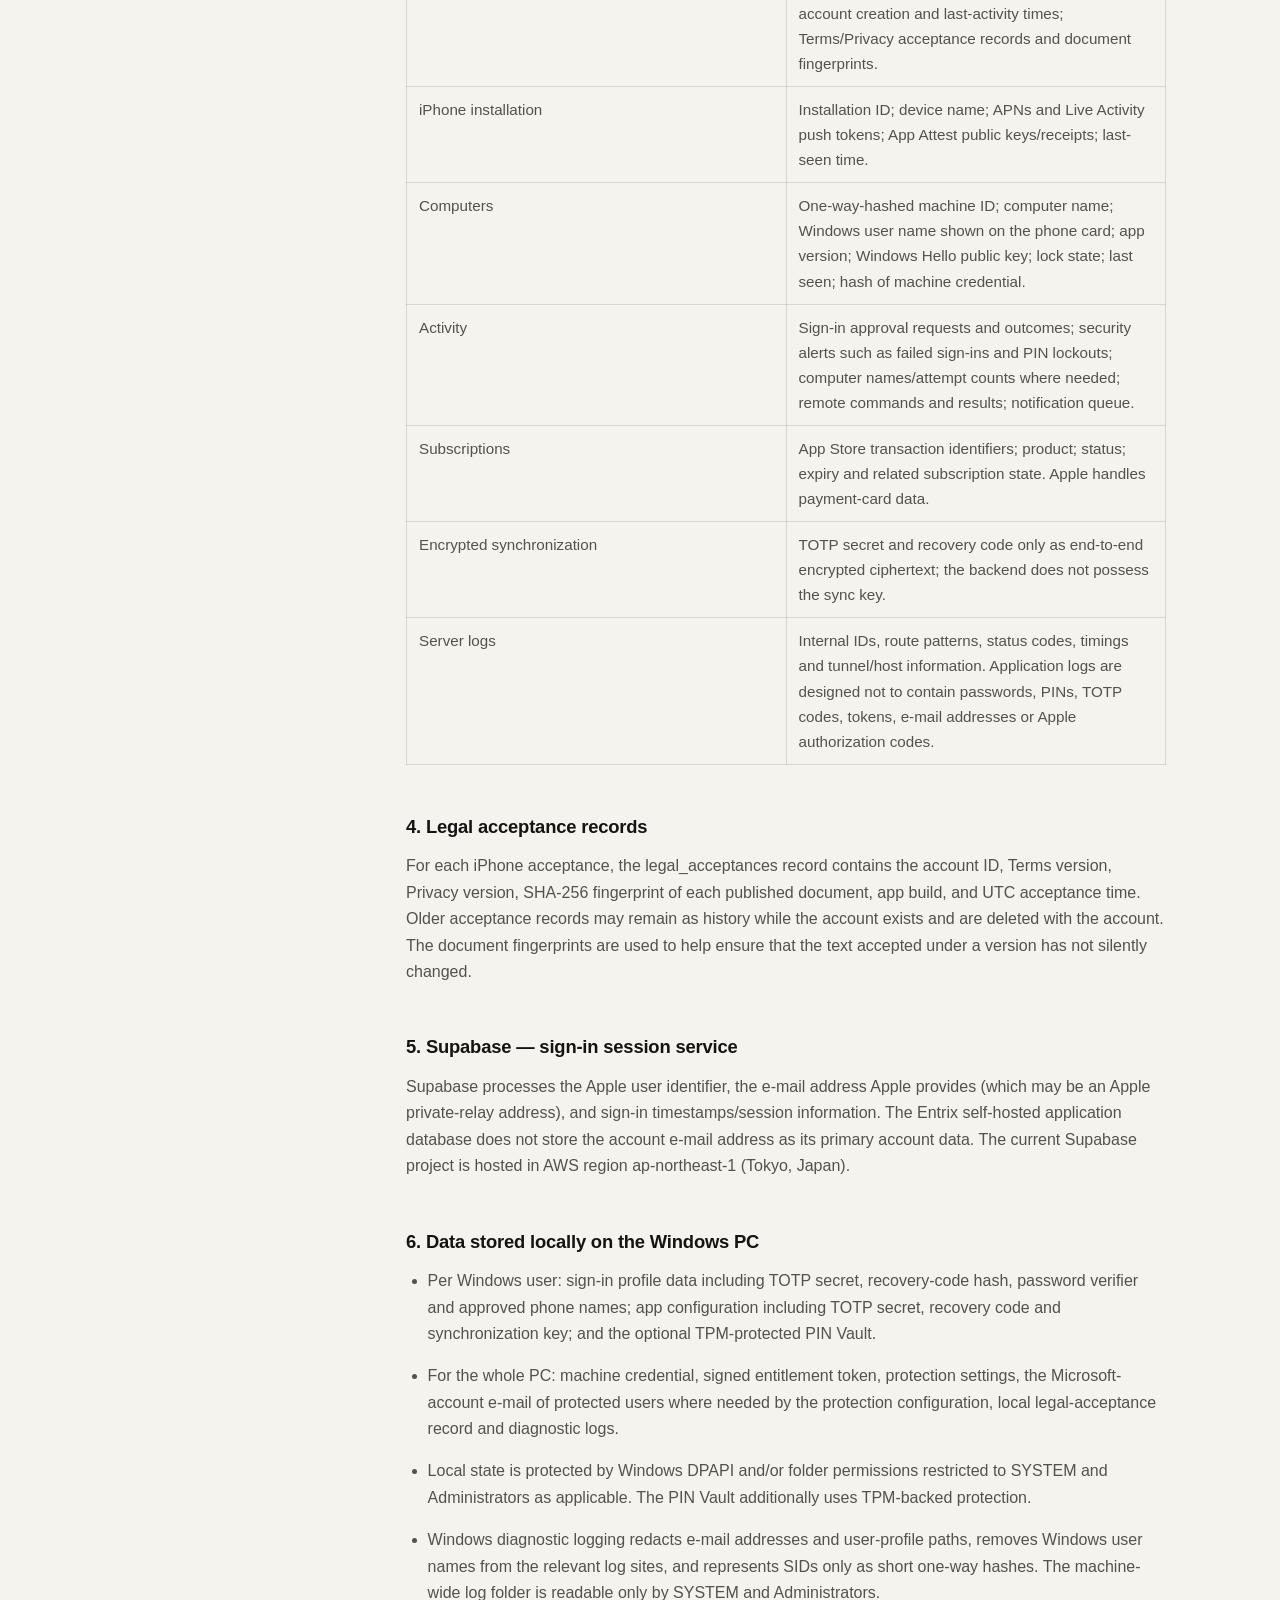
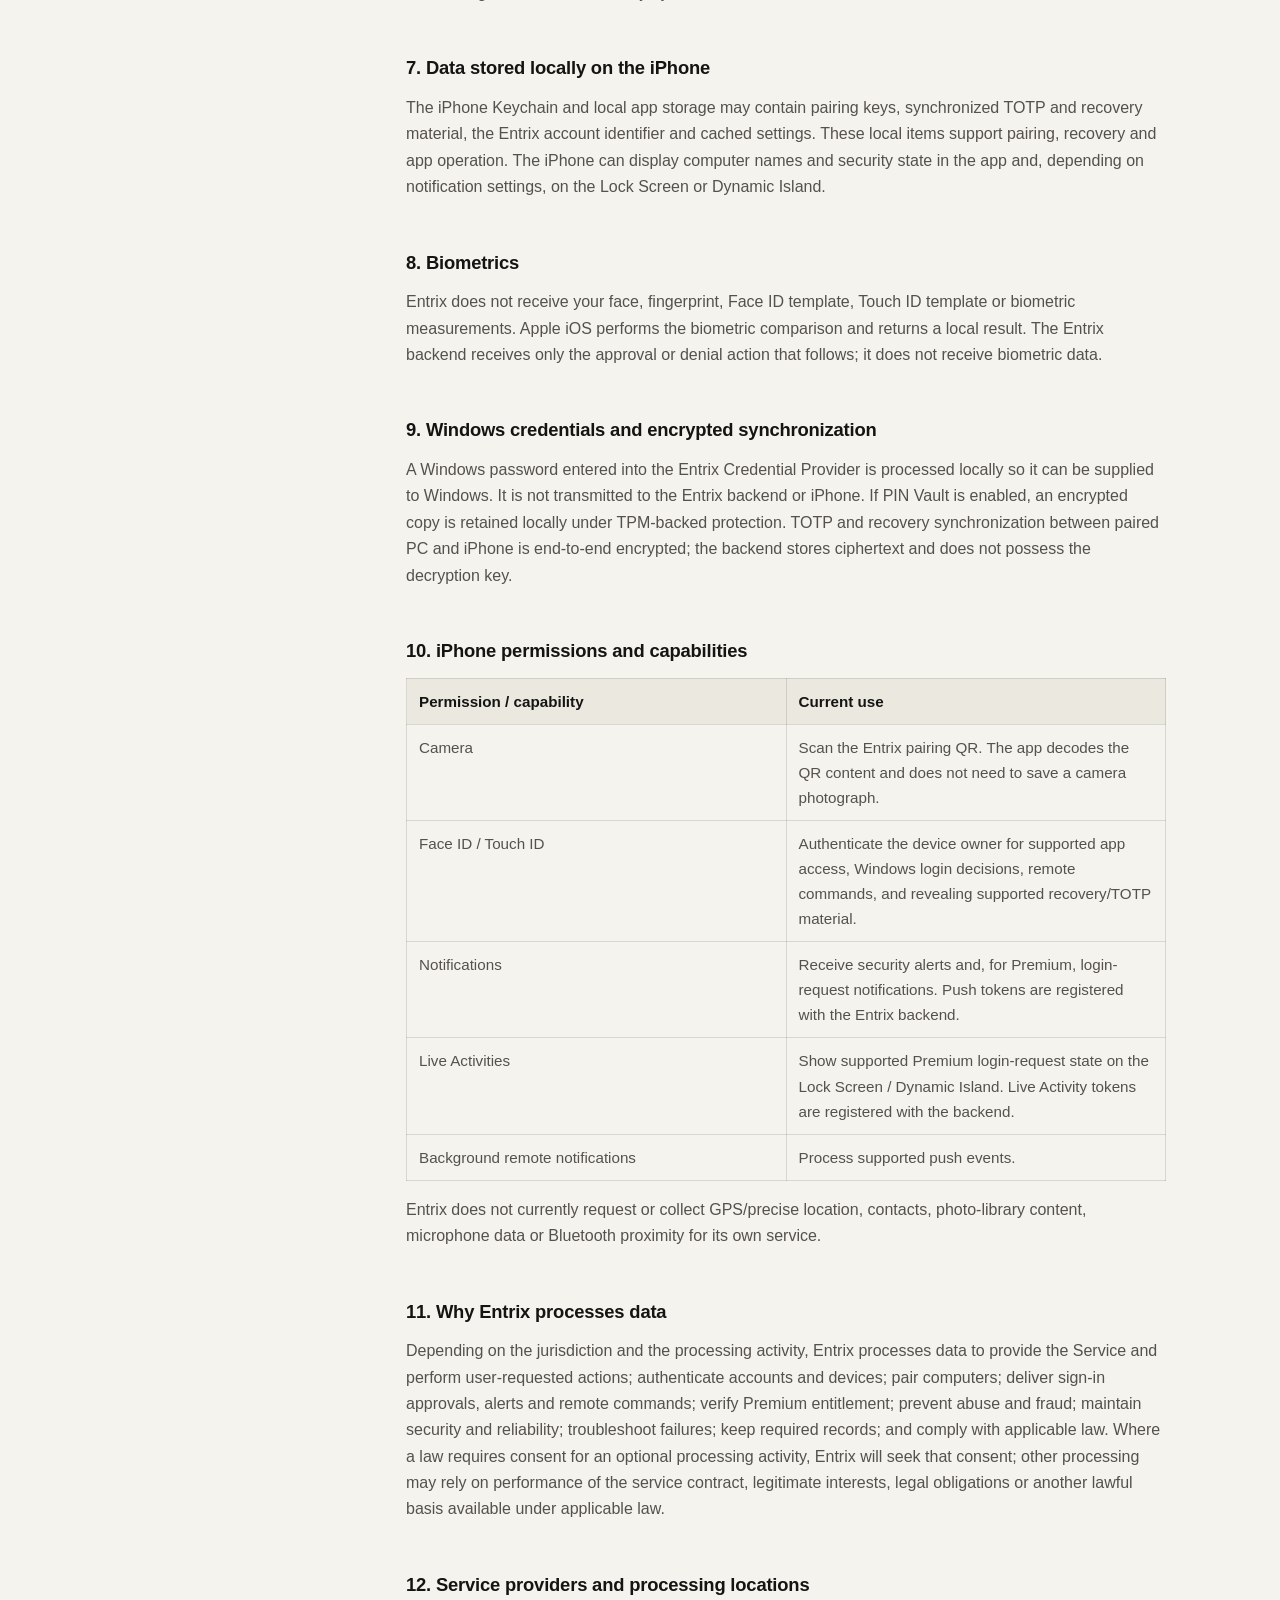
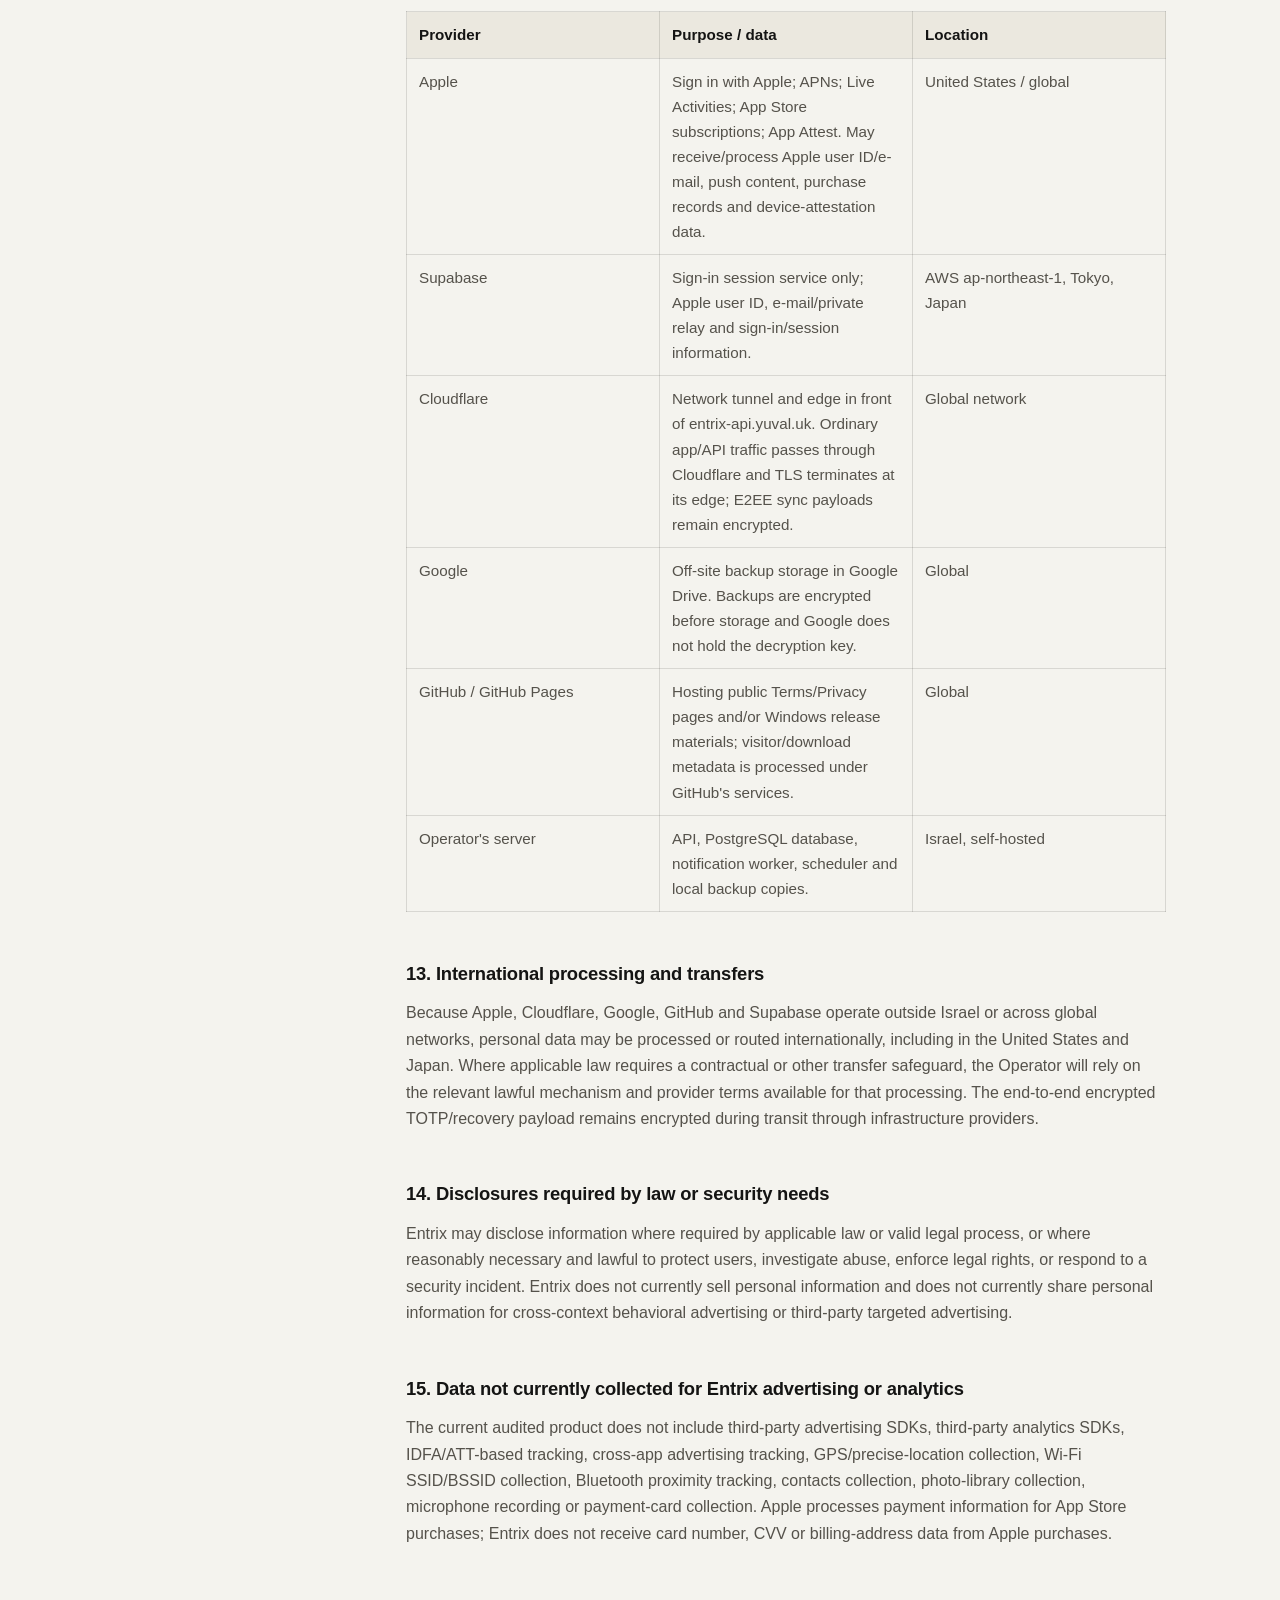
<file: legal/index.html>
<!doctype html>
<html lang="en">
<head>
  <meta charset="utf-8">
  <meta name="viewport" content="width=device-width, initial-scale=1">
  <title>Legal — Entrix</title>
  <meta http-equiv="refresh" content="0; url=legal-2026-09-29.html">
  <link rel="canonical" href="legal-2026-09-29.html">
  <link rel="stylesheet" href="styles.css">
</head>
<body>
  <main class="container legal-hero">
    <h1>Terms, Privacy, Subscription &amp; Security Policy</h1>
    <p>The current legal pack is version 2026-09-29: <a href="legal-2026-09-29.html">open it here</a>.</p>
  </main>
</body>
</html>
</file>
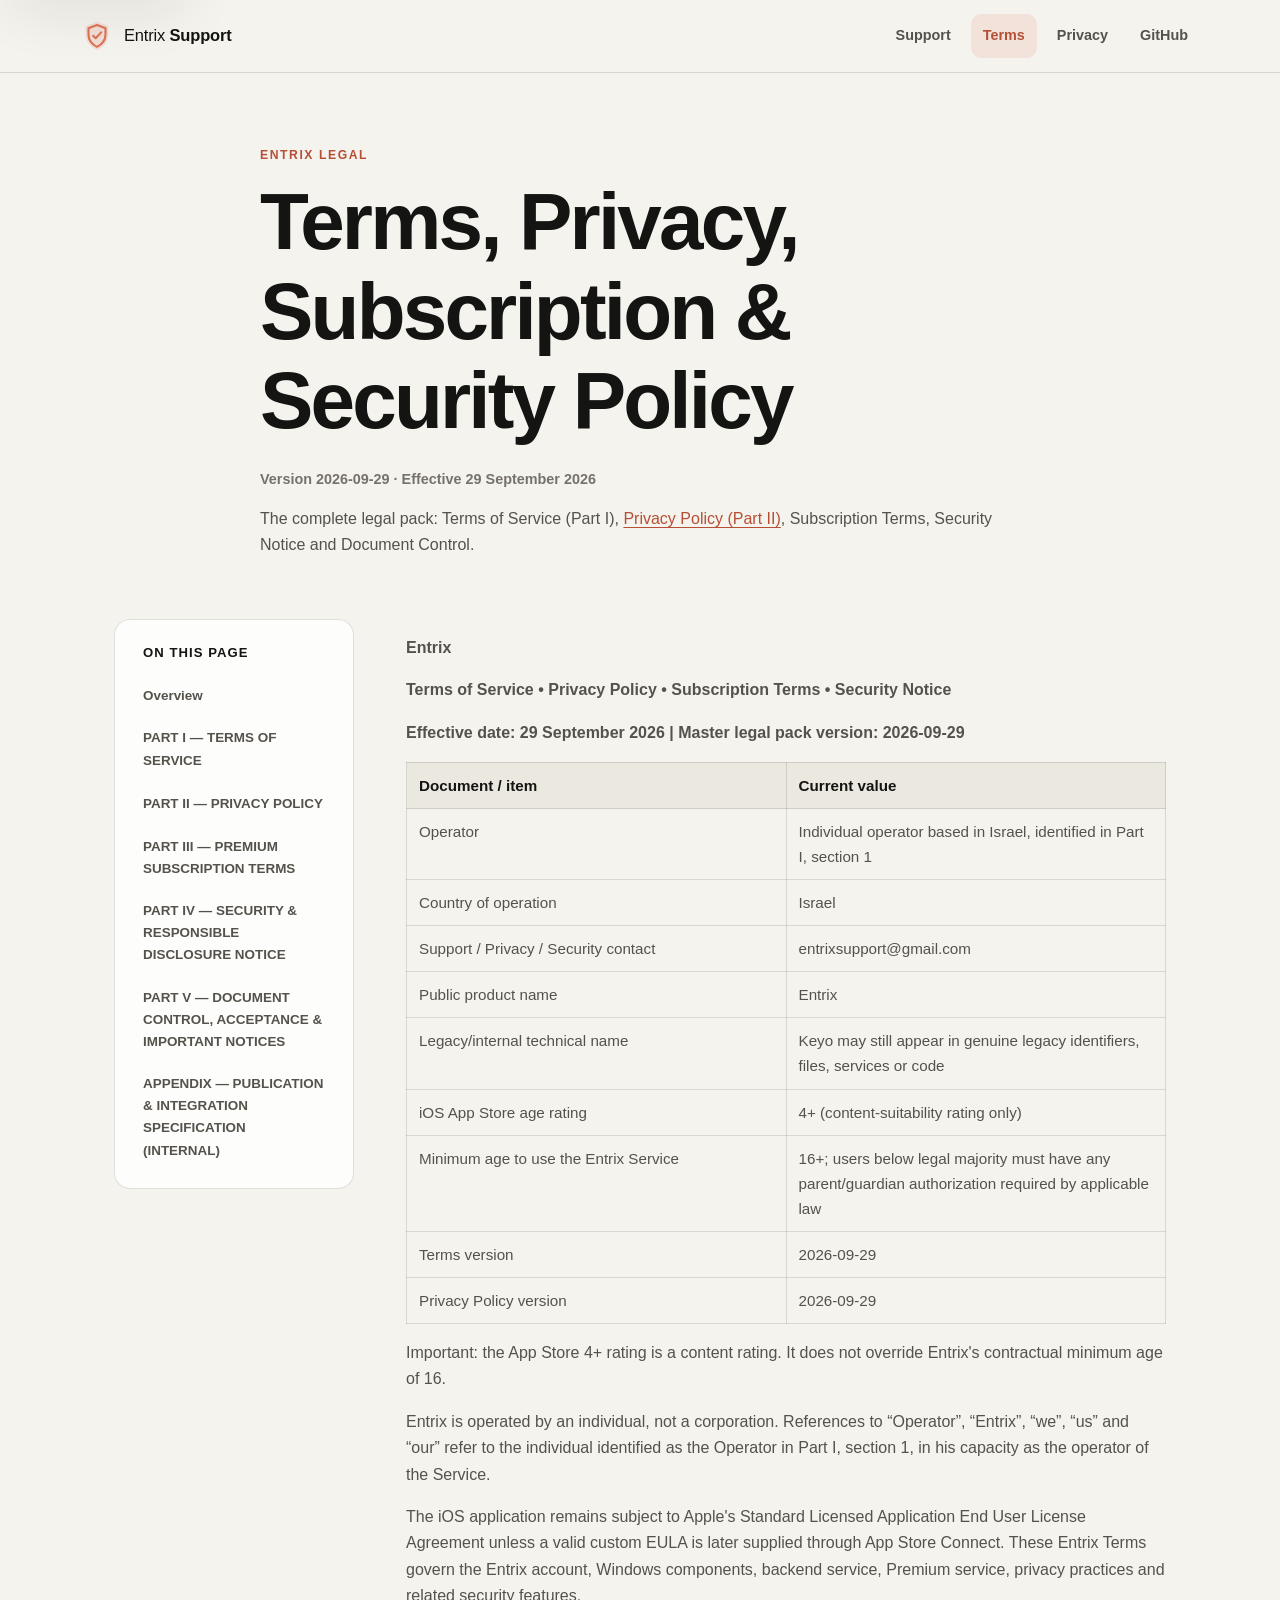
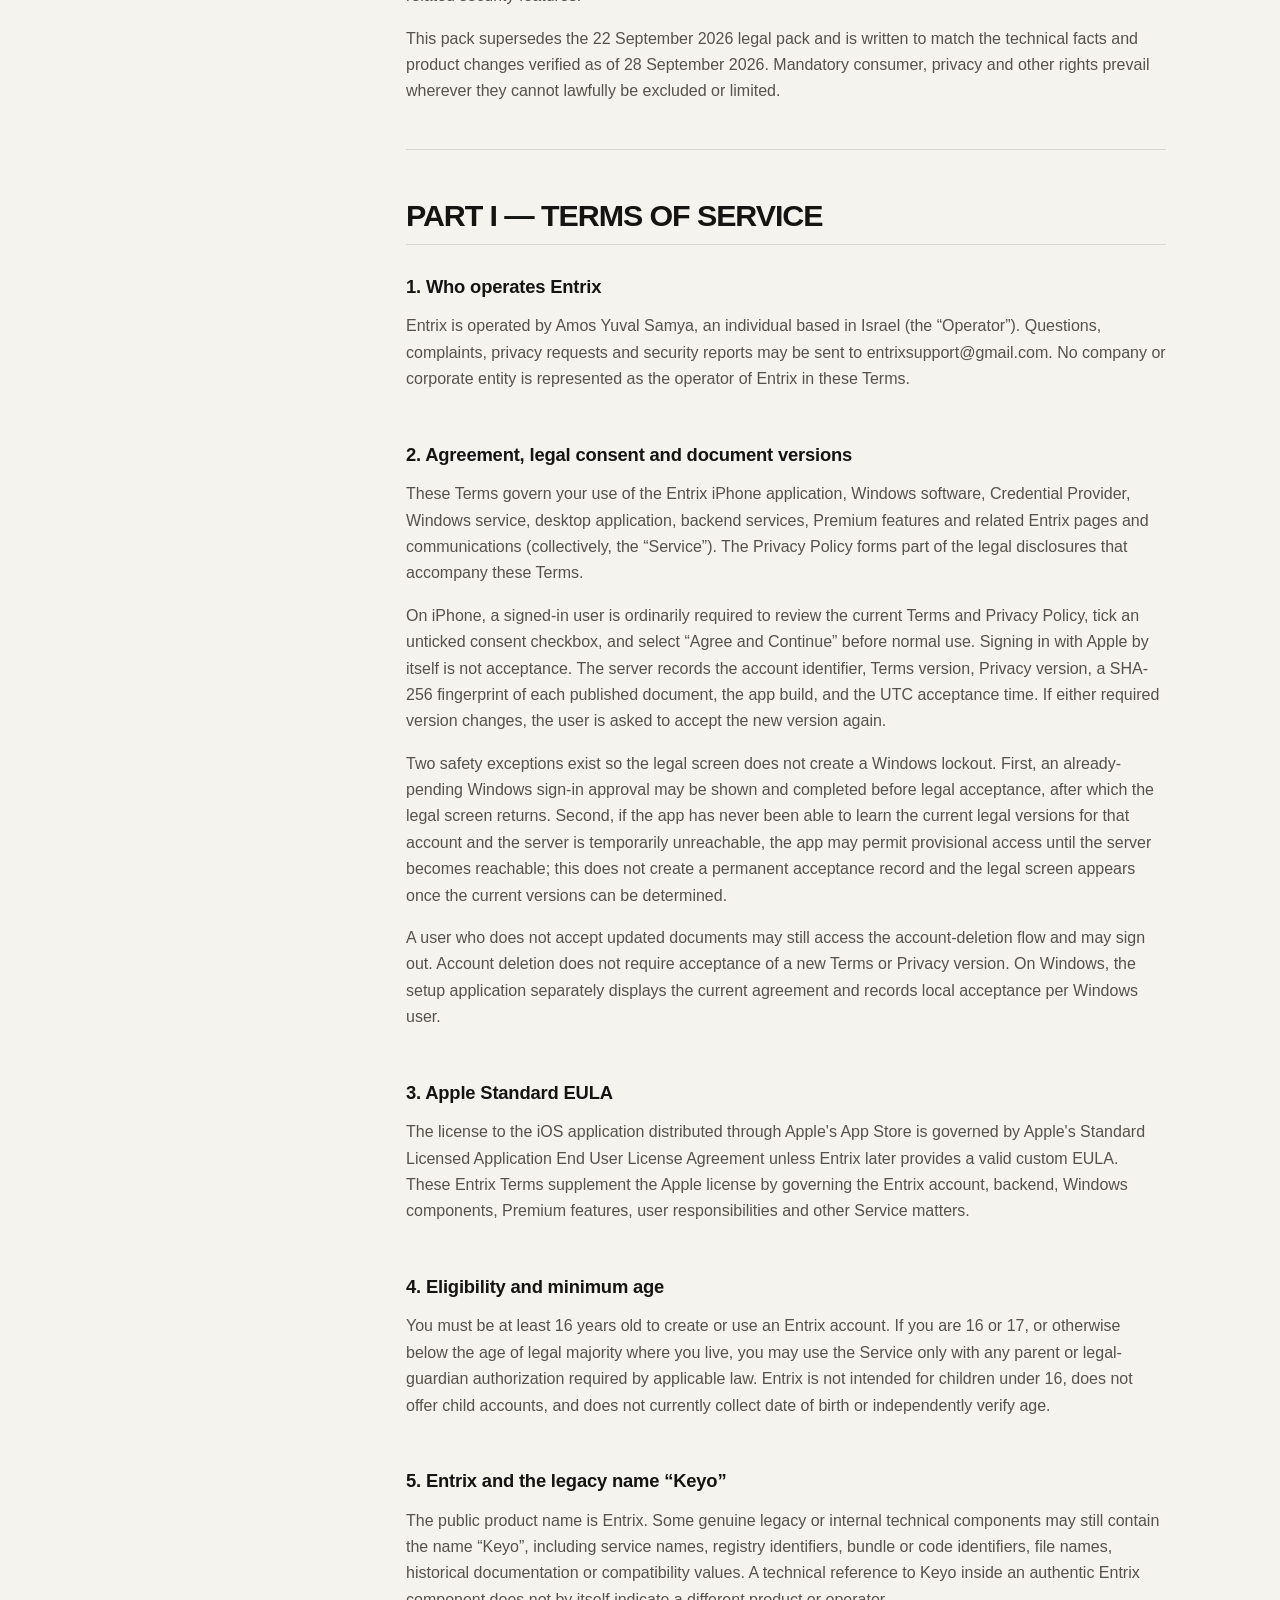
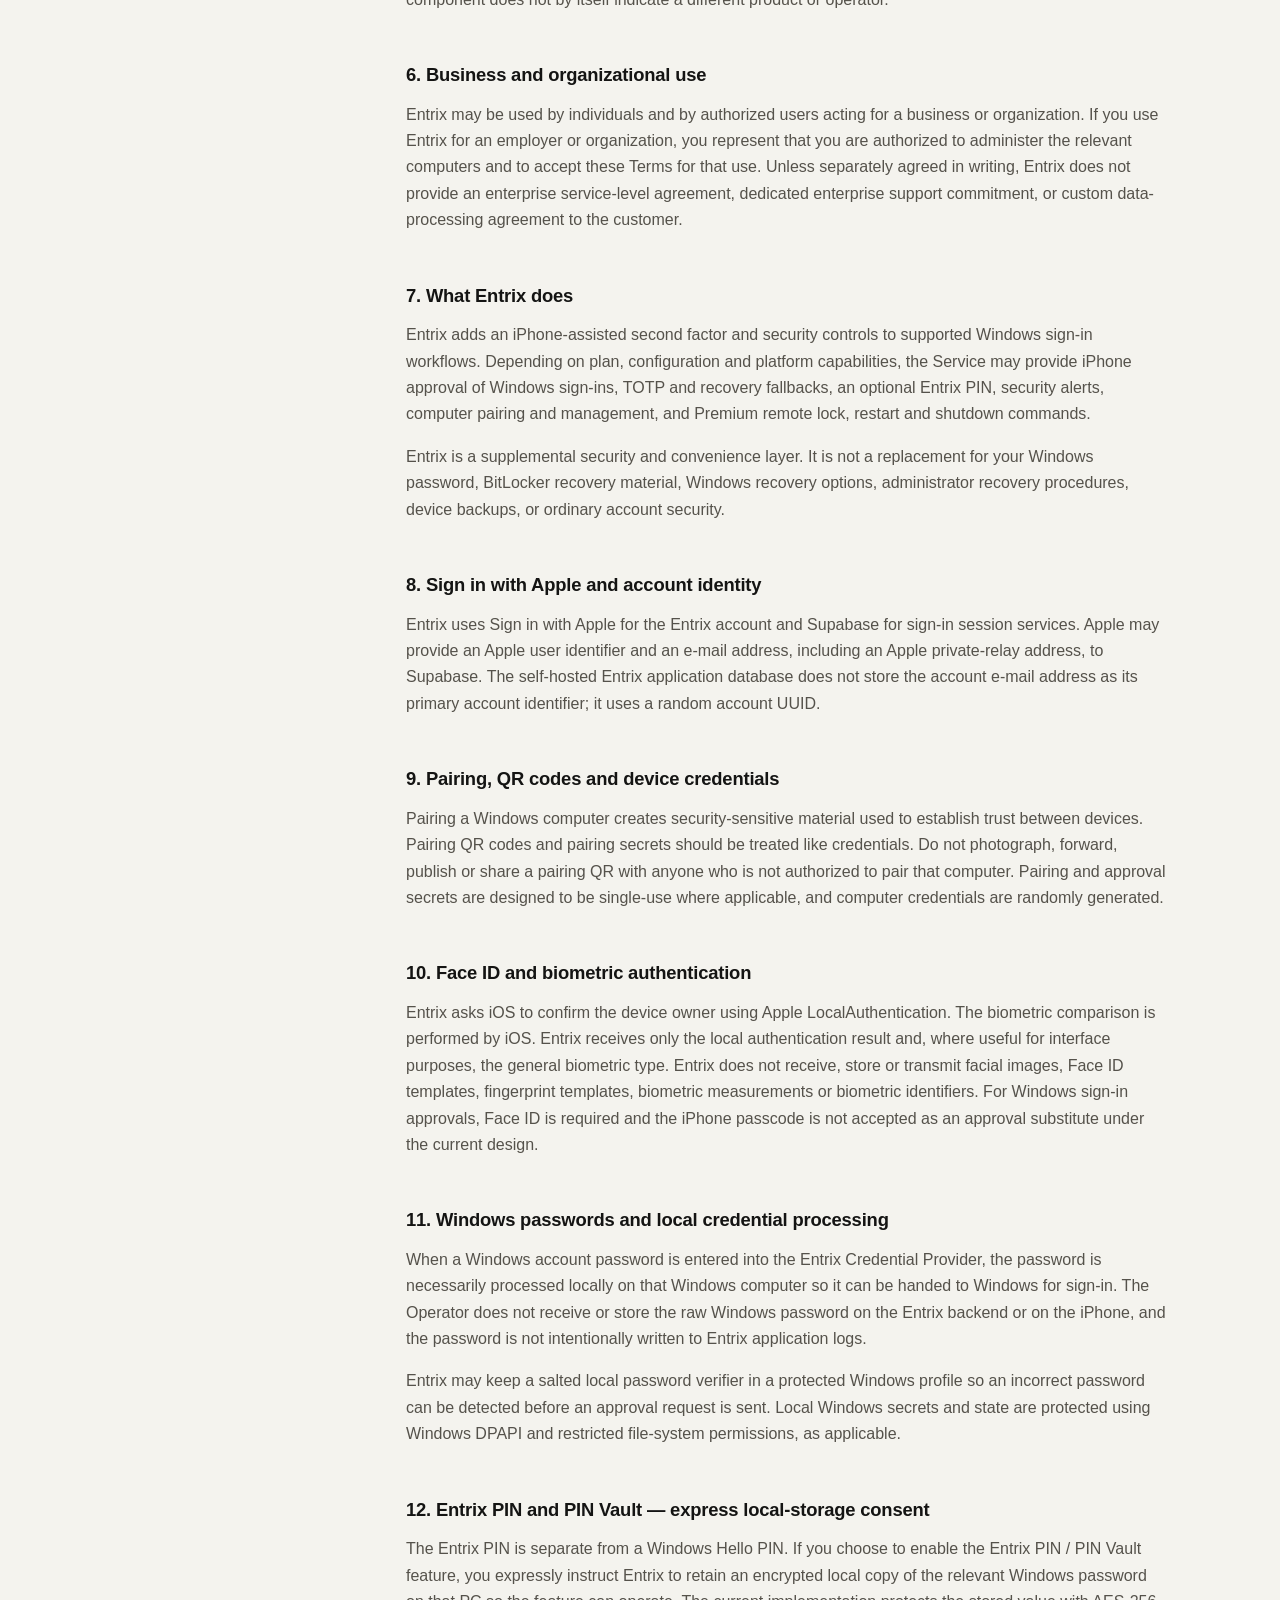
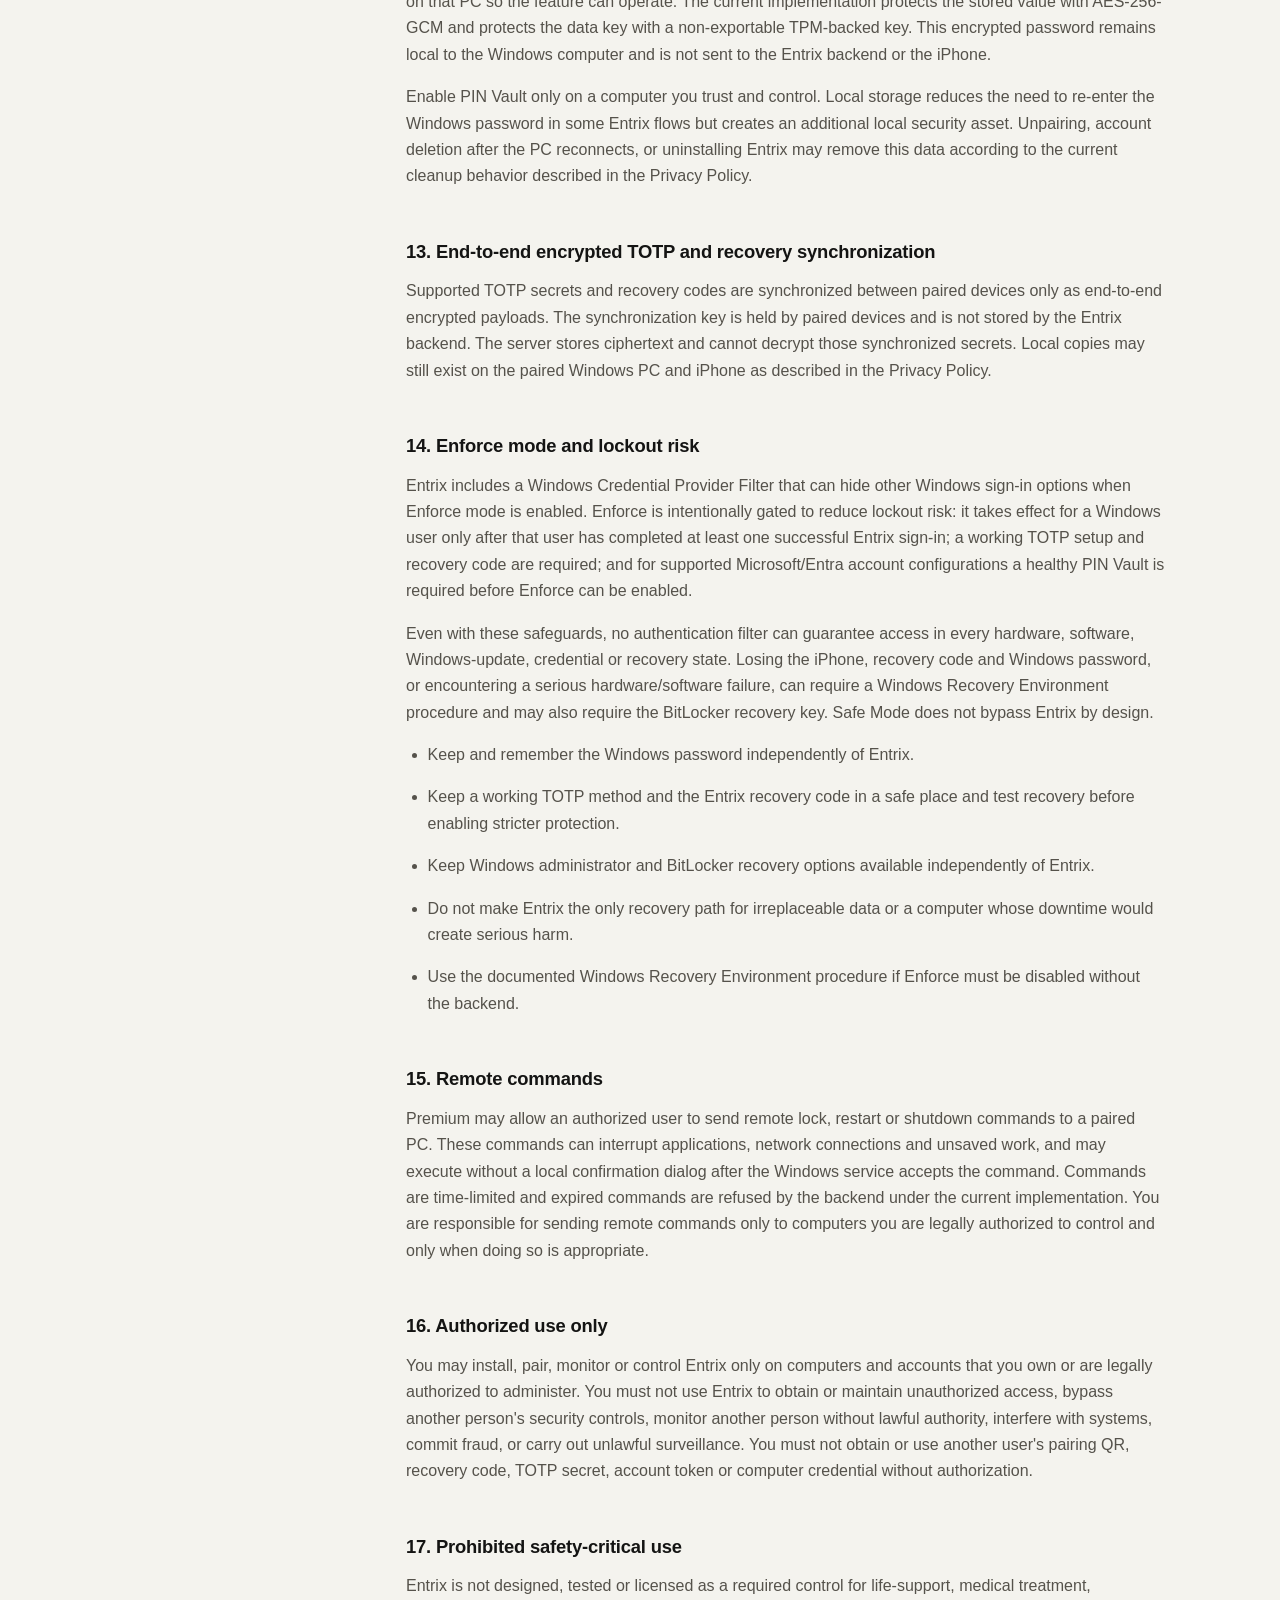
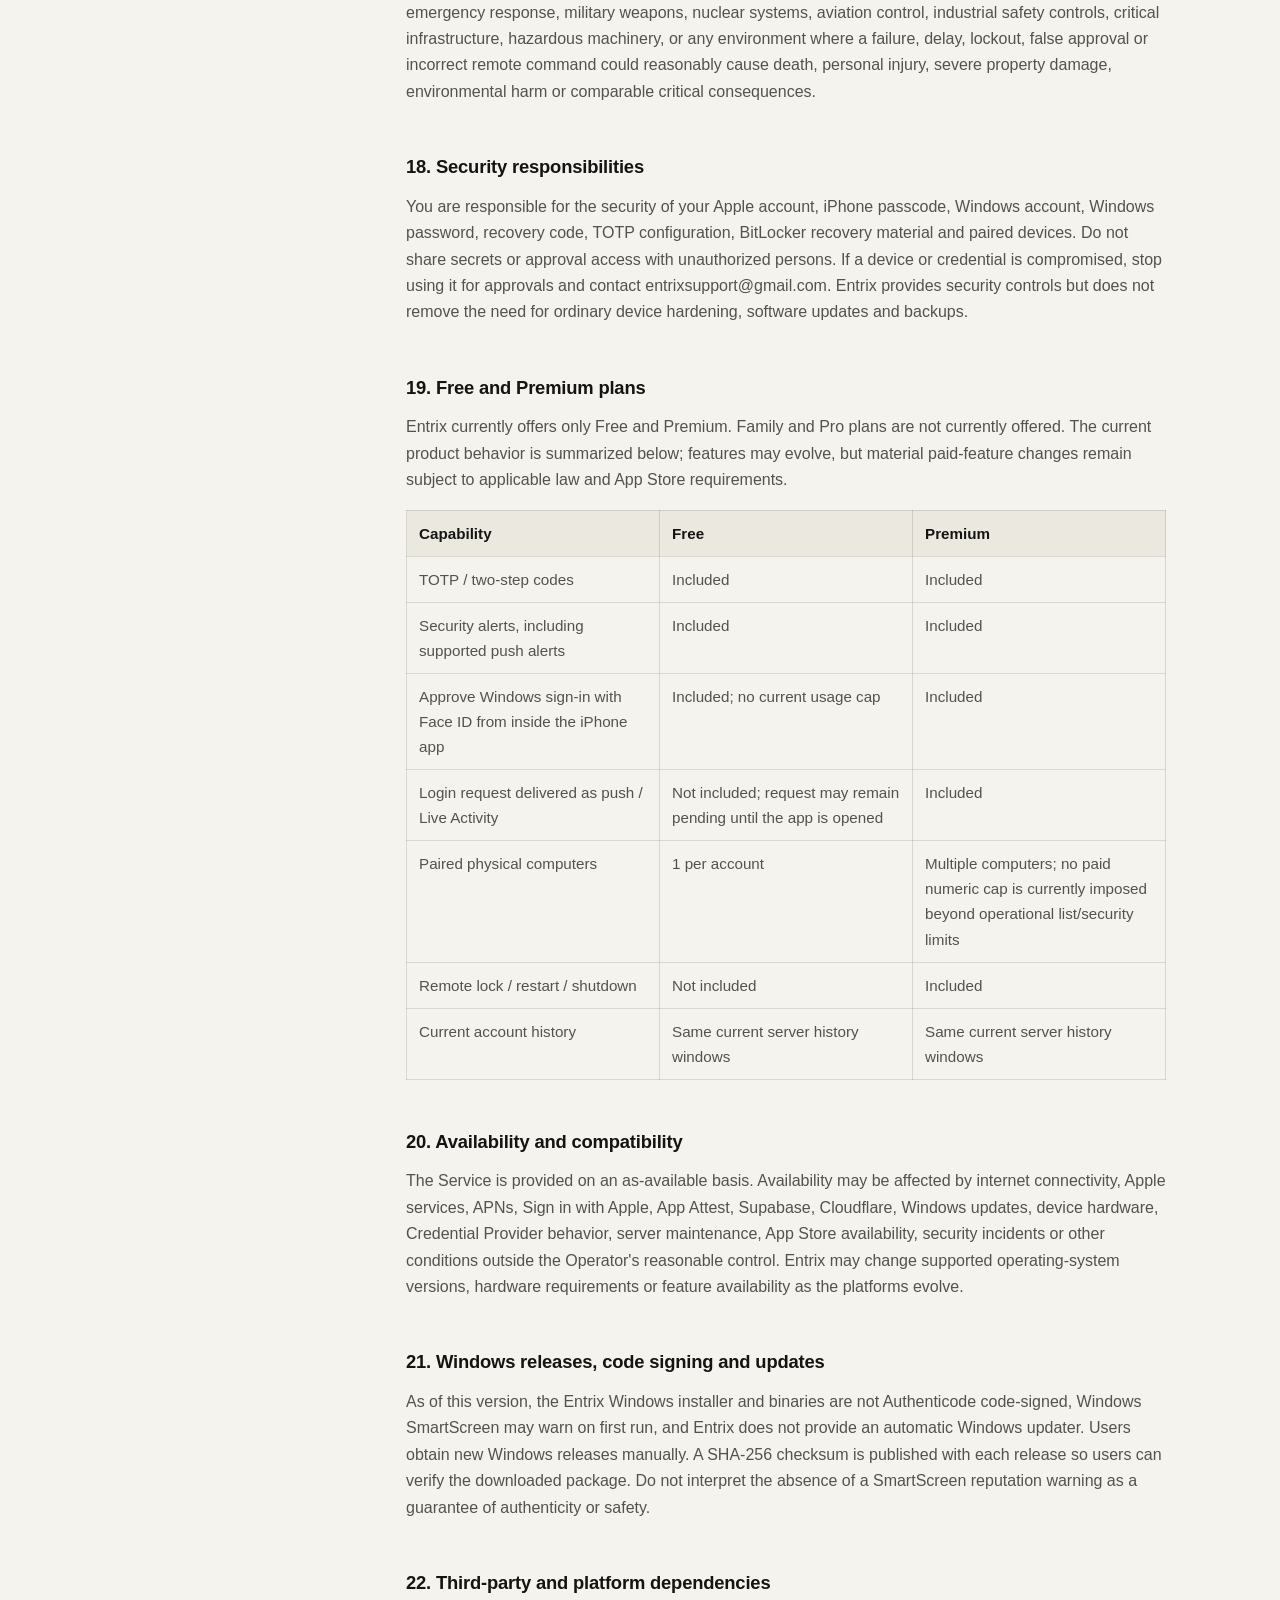
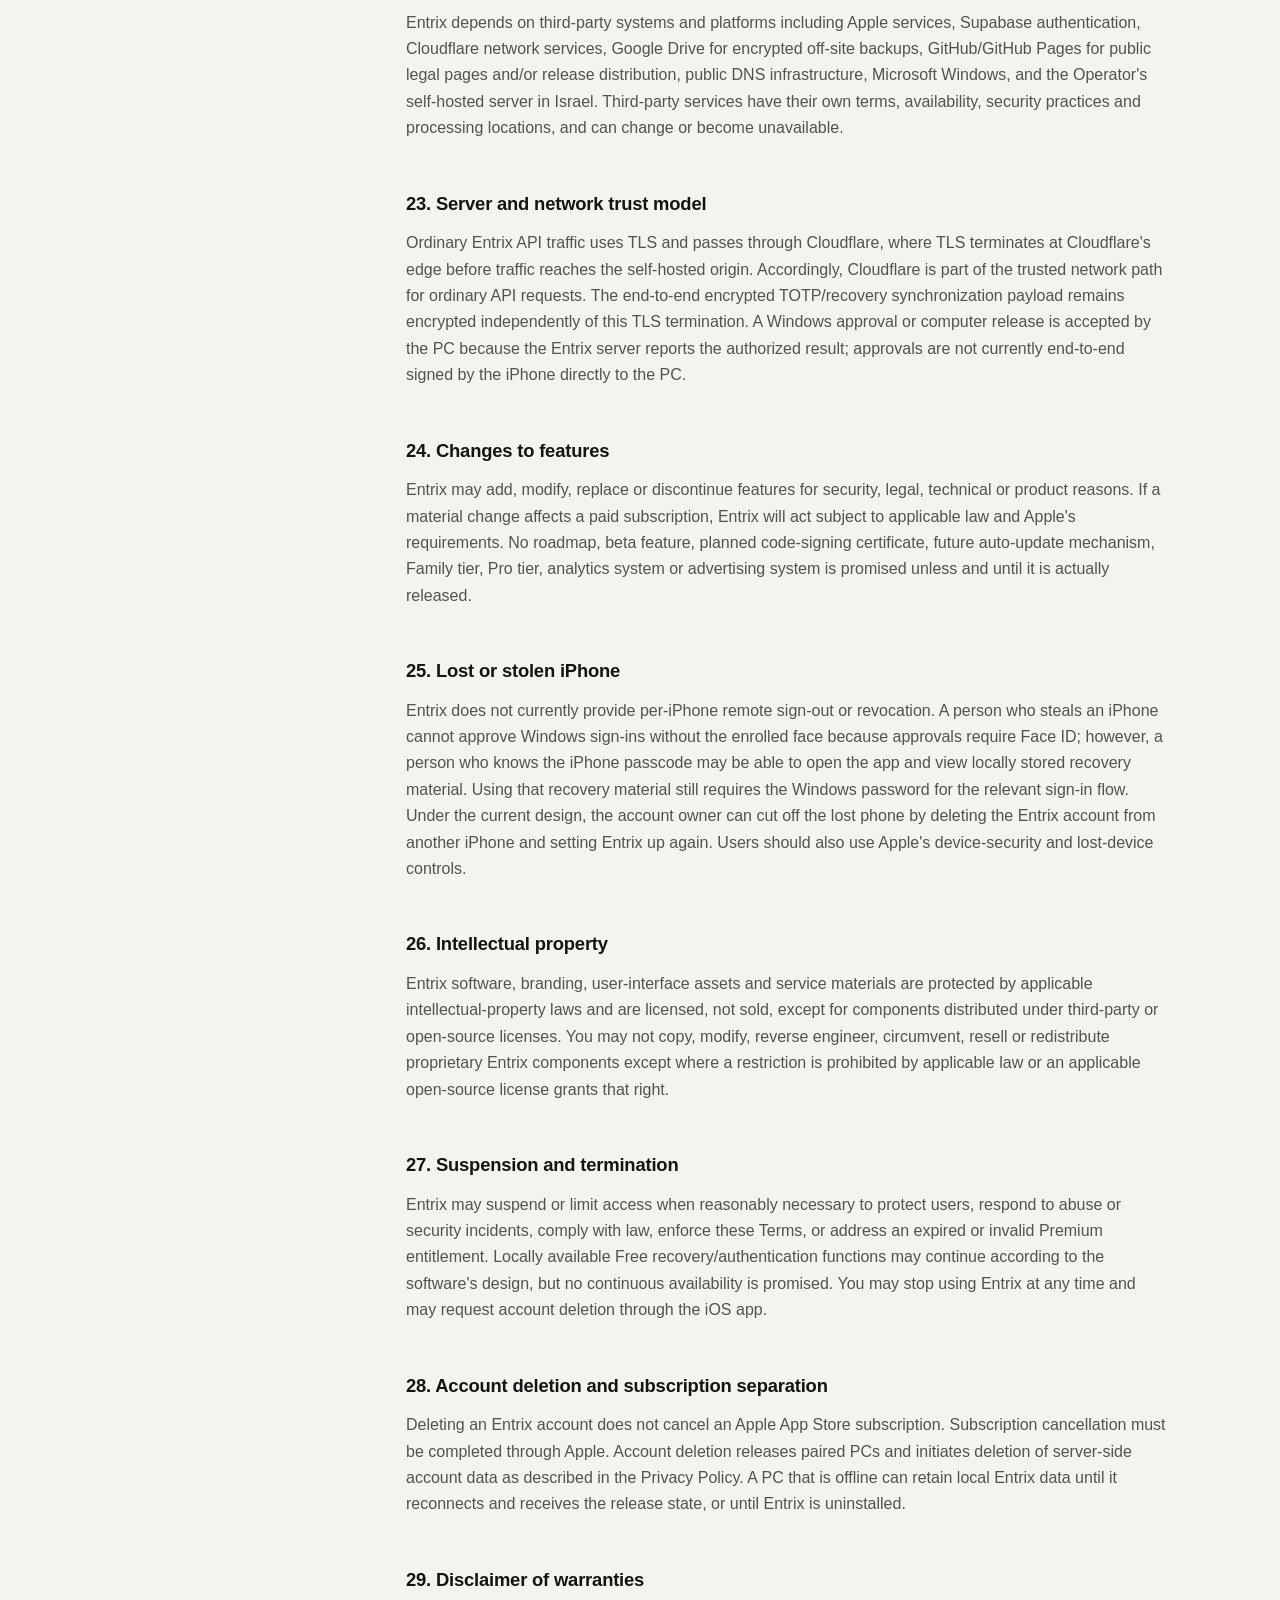
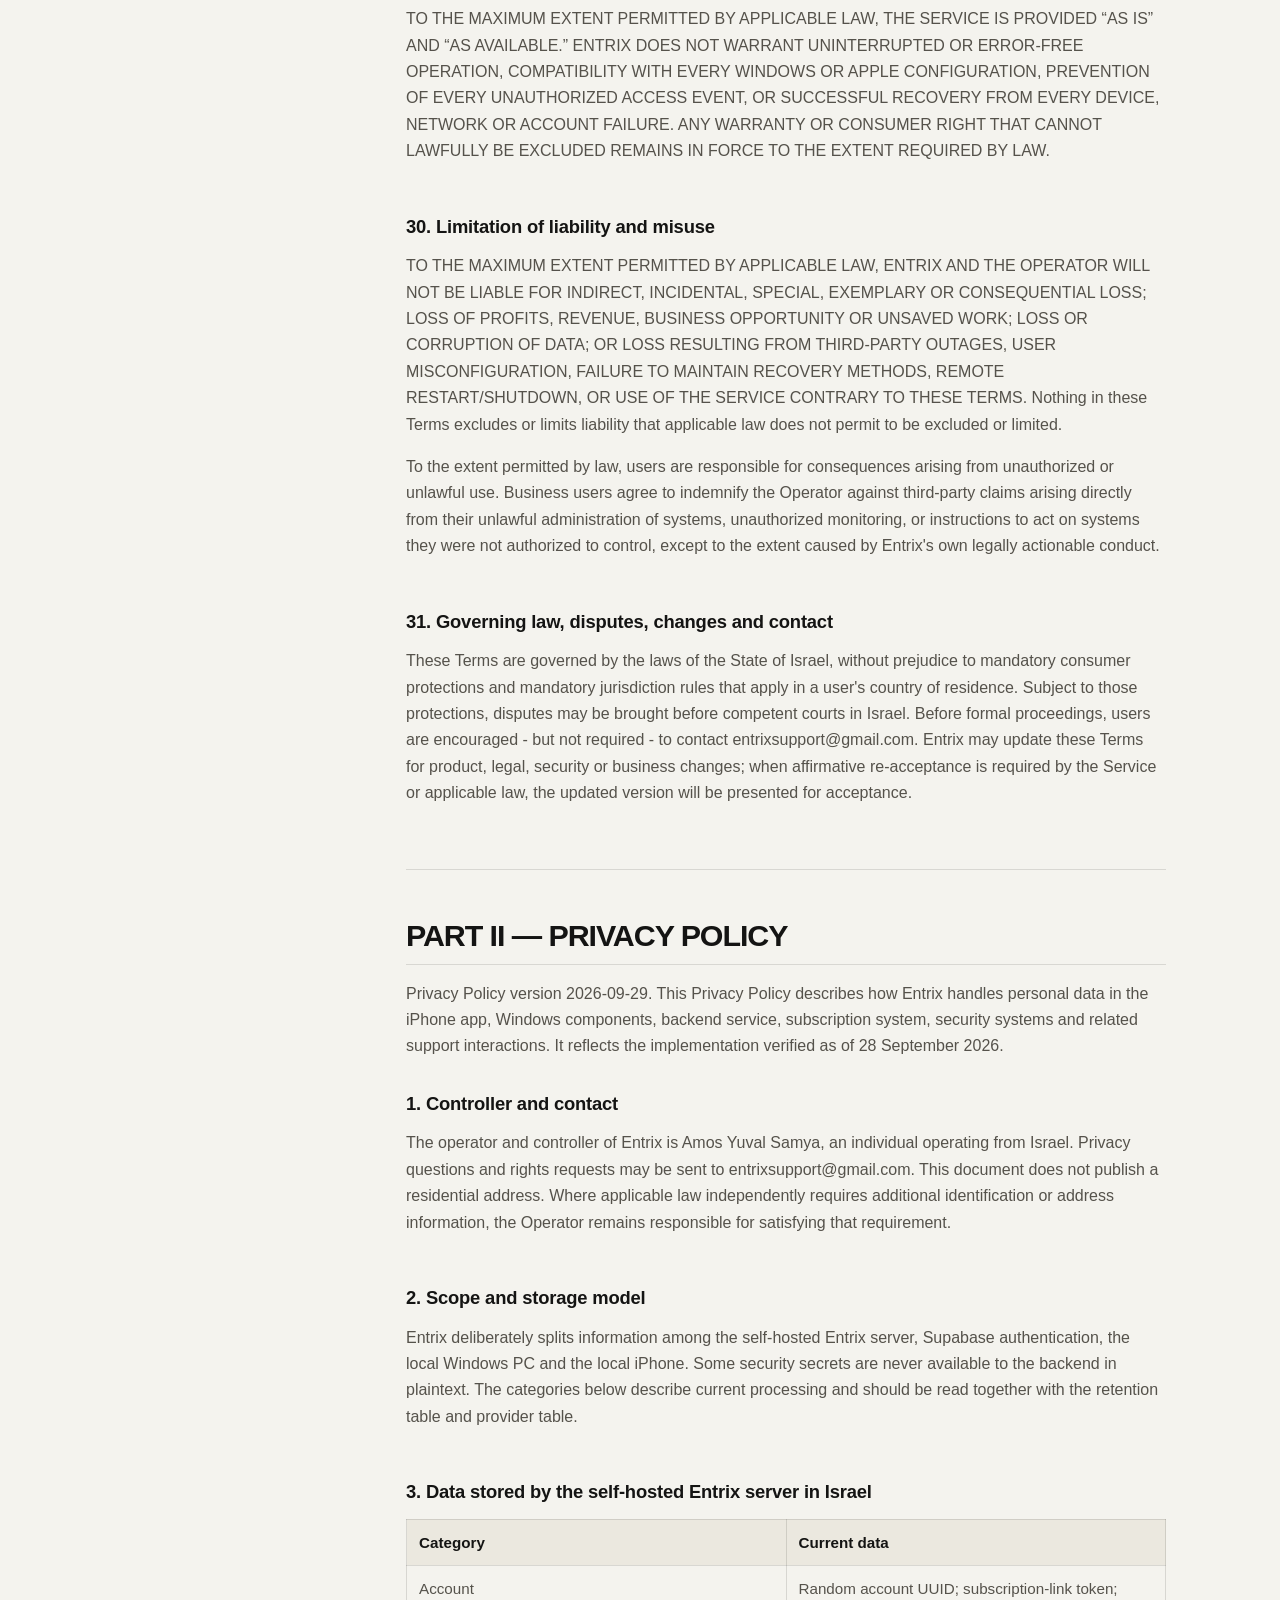
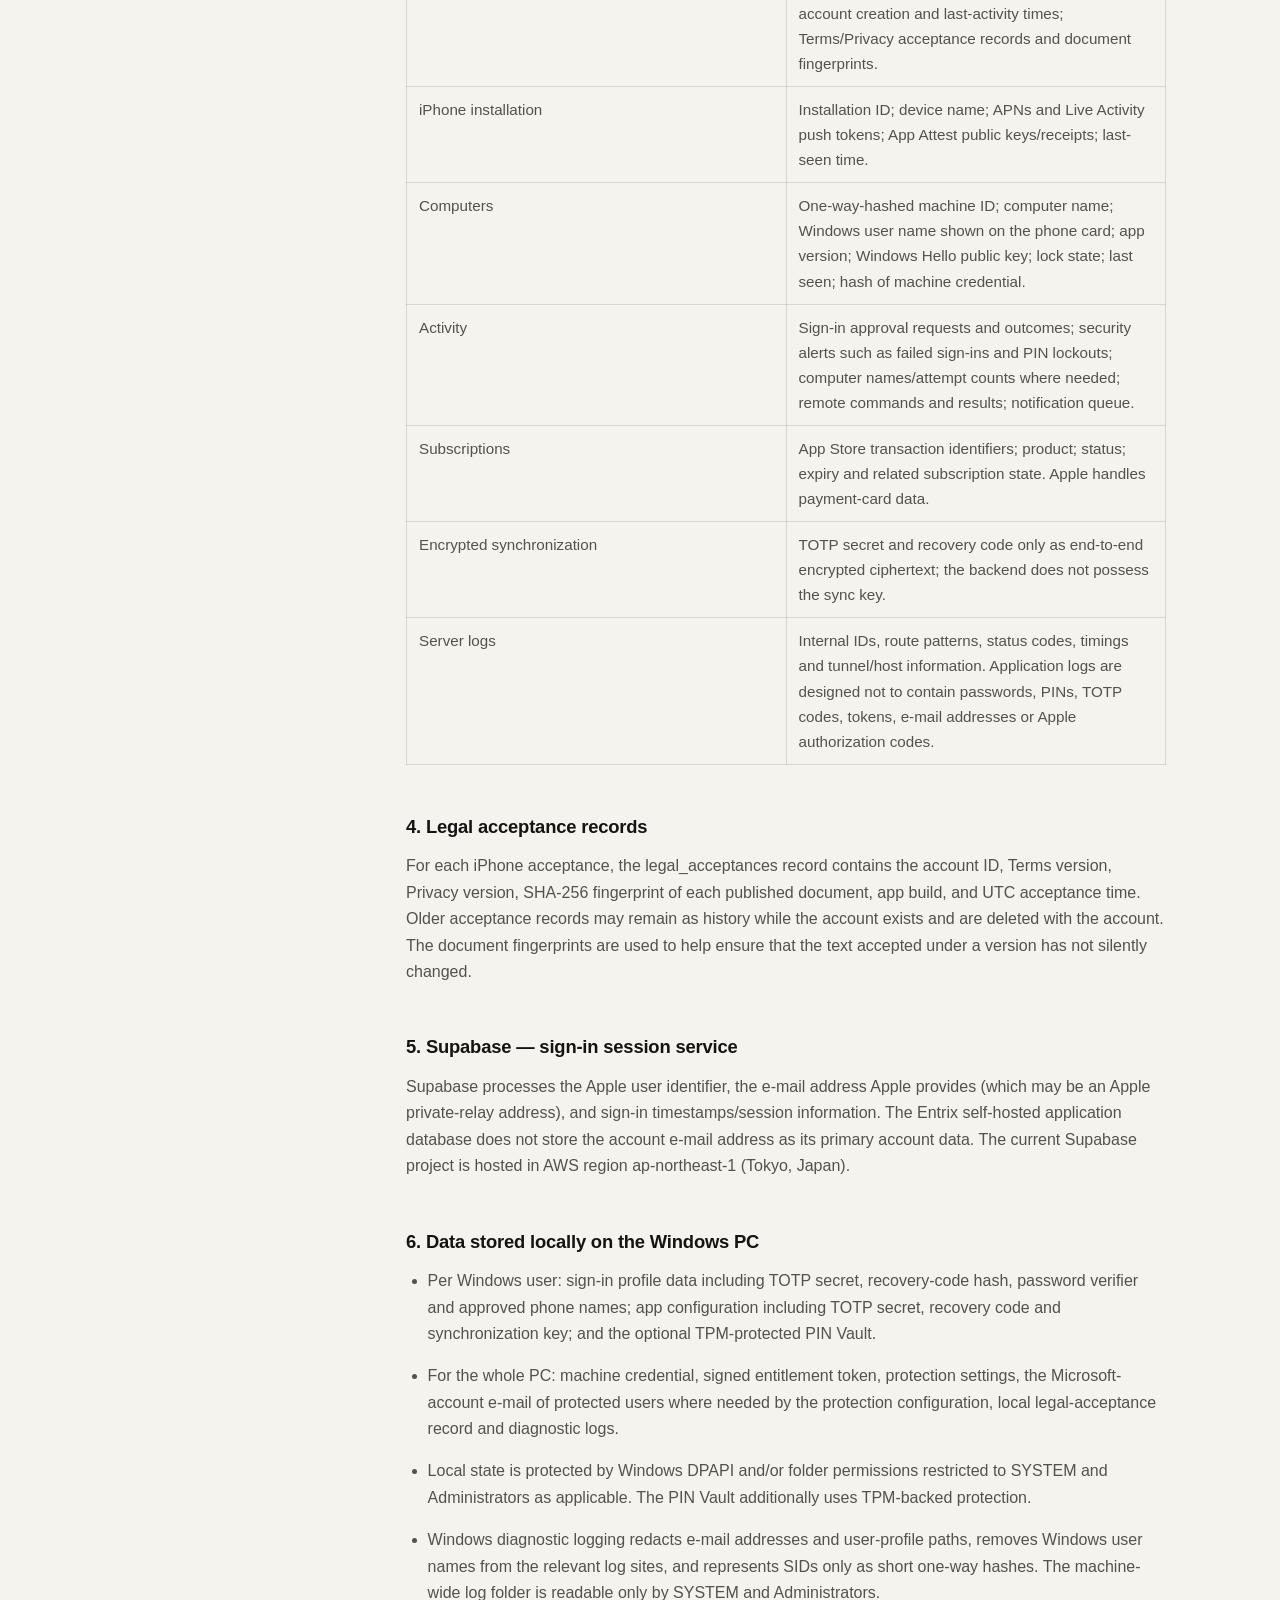
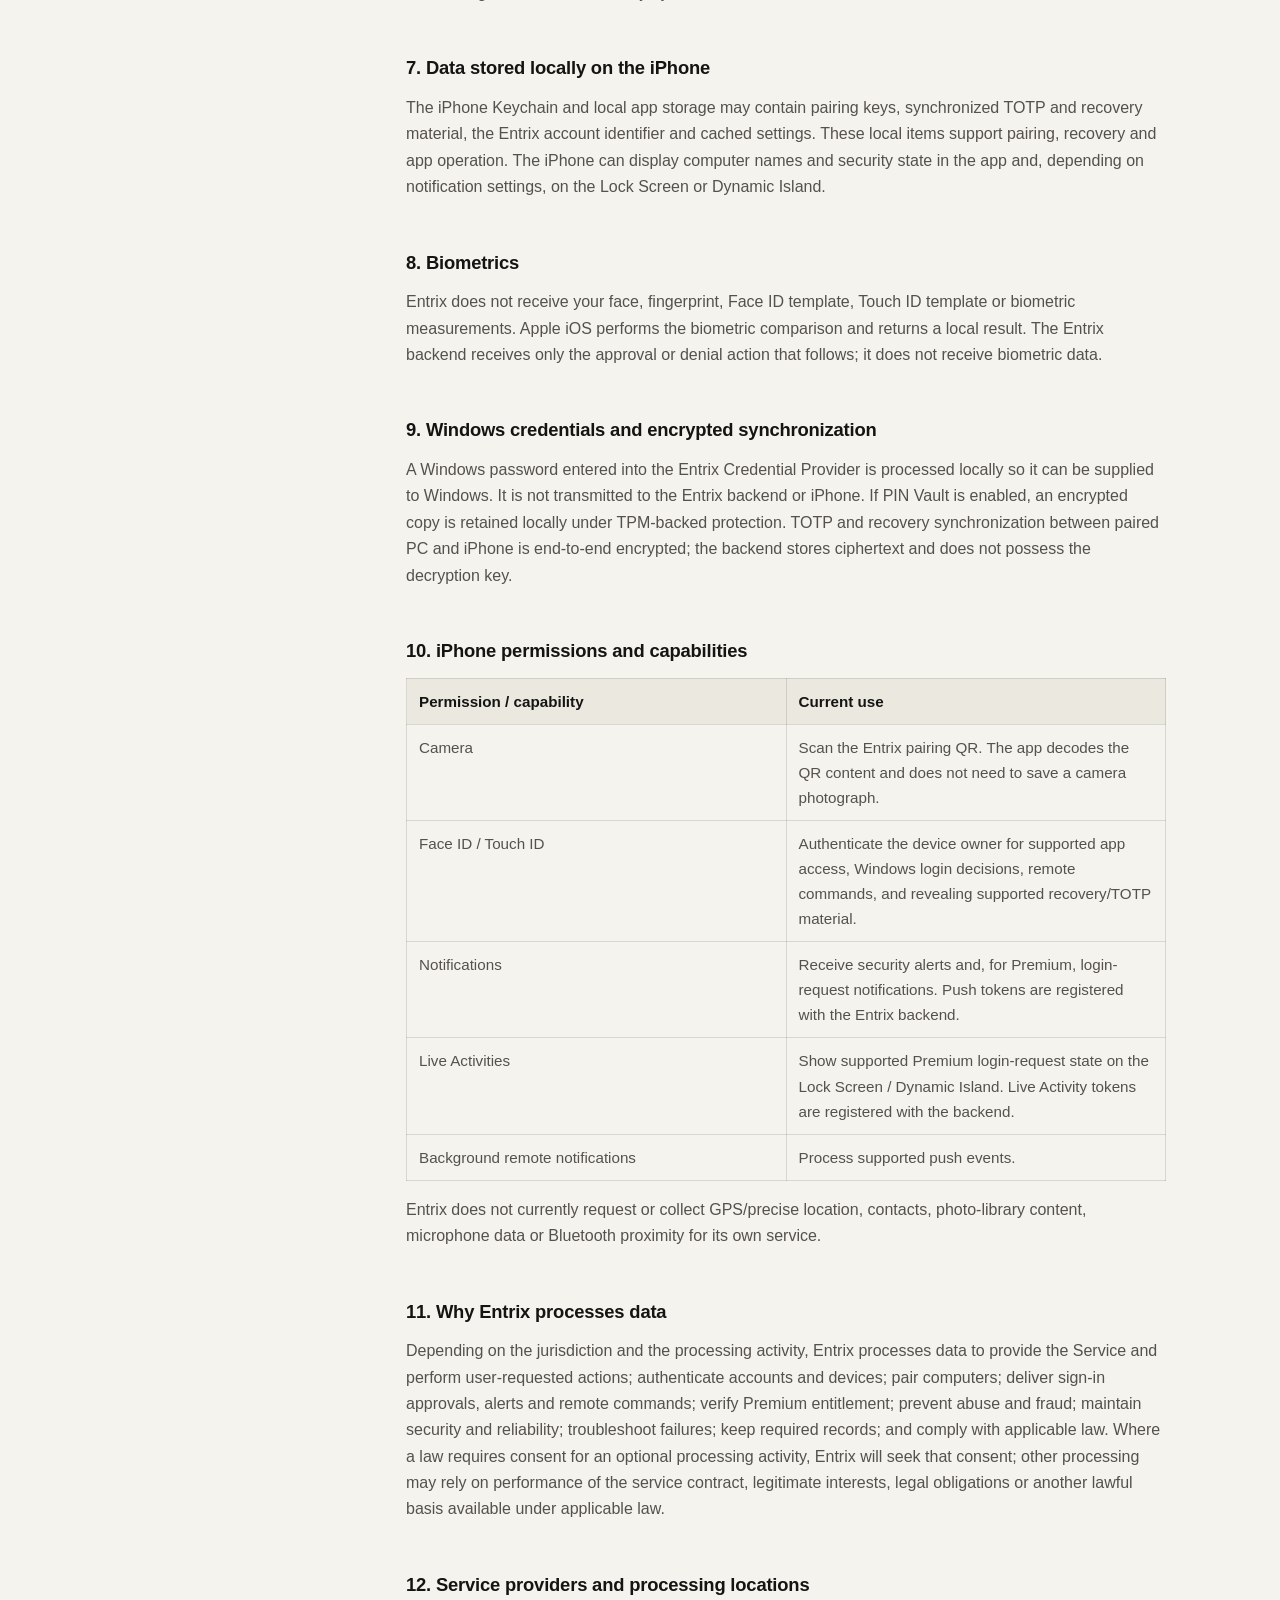
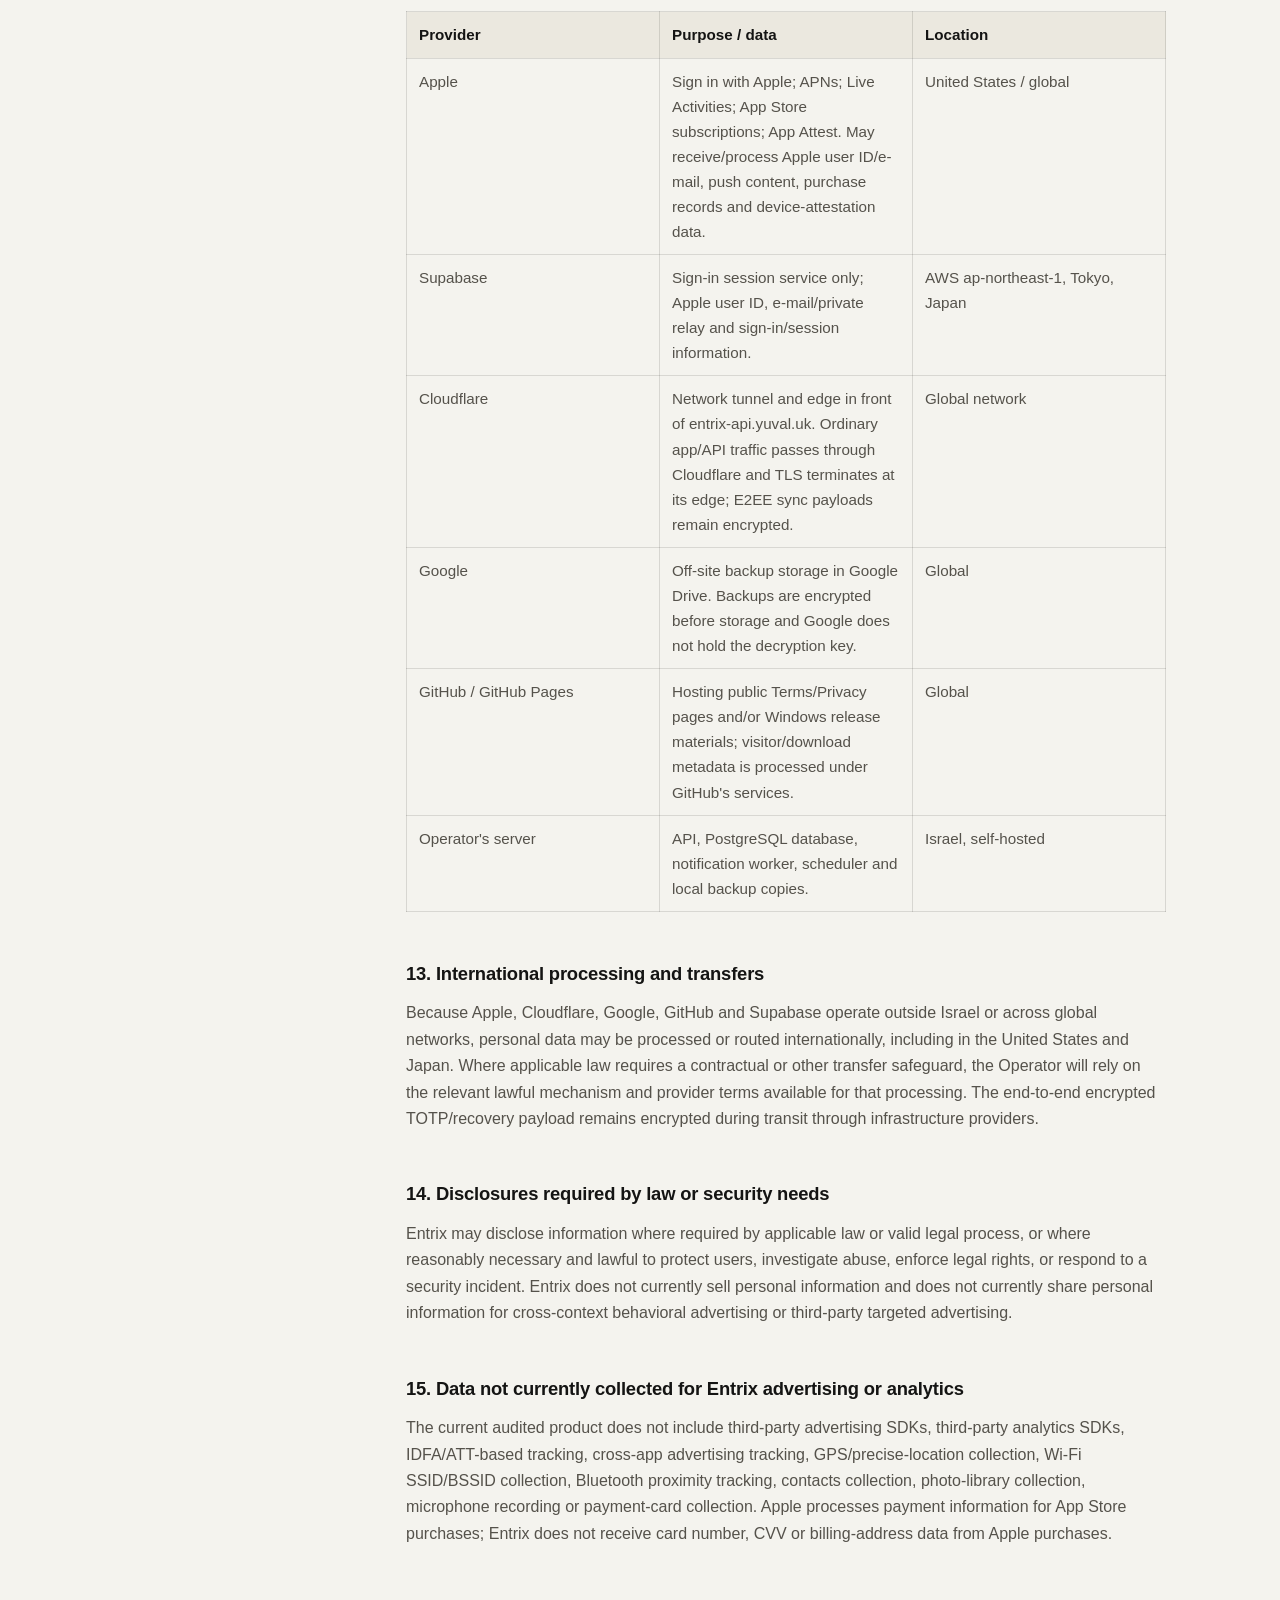
<file: legal/legal-2026-09-29.html>
<!doctype html>
<html lang="en">
<head>
  <meta charset="utf-8">
  <meta name="viewport" content="width=device-width, initial-scale=1">
  <meta name="description" content="Entrix Terms of Service, Privacy Policy, Subscription Terms and Security Notice, version 2026-09-29: the complete legal pack.">
  <meta name="theme-color" content="#141413" media="(prefers-color-scheme: dark)">
  <meta name="theme-color" content="#f4f3ee" media="(prefers-color-scheme: light)">
  <title>Terms, Privacy, Subscription &amp; Security Policy — Entrix</title>
  <link rel="stylesheet" href="styles.css">
</head>
<body>
  <a class="skip-link" href="#main-content">Skip to main content</a>

  <header class="site-header">
    <div class="container header-inner">
      <a class="brand" href="./" aria-label="Entrix Support home">
        <svg class="brand-mark" viewBox="0 0 48 48" aria-hidden="true">
          <path d="M24 4 40 10v12c0 10.2-6.7 18.1-16 22-9.3-3.9-16-11.8-16-22V10L24 4Z" fill="currentColor" opacity=".16"/>
          <path d="M24 8.5 36 13v9c0 7.6-4.6 13.8-12 17.4C16.6 35.8 12 29.6 12 22v-9l12-4.5Z" fill="none" stroke="currentColor" stroke-width="3" stroke-linejoin="round"/>
          <path d="m18.5 23.5 3.6 3.6 7.8-8.2" fill="none" stroke="currentColor" stroke-width="3" stroke-linecap="round" stroke-linejoin="round"/>
        </svg>
        <span>Entrix <strong>Support</strong></span>
      </a>
      <nav aria-label="Primary navigation">
        <a href="./">Support</a>
        <a href="terms.html" aria-current="page">Terms</a>
        <a href="privacy.html">Privacy</a>
        <a href="https://github.com/Hyper34275/entrix-support" rel="noopener">GitHub</a>
      </nav>
    </div>
  </header>

  <main id="main-content" class="legal-page">
    <header class="legal-hero container">
      <p class="eyebrow">Entrix legal</p>
      <h1>Terms, Privacy, Subscription &amp; Security Policy</h1>
      <p class="updated">Version 2026-09-29 · Effective 29 September 2026</p>
      <p class="legal-companion">The complete legal pack: Terms of Service (Part I), <a href="#part-ii-privacy-policy">Privacy Policy (Part II)</a>, Subscription Terms, Security Notice and Document Control.</p>
    </header>

    <article class="legal-content container">
      <nav class="table-of-contents" aria-label="Terms, Privacy, Subscription &amp; Security Policy contents">
        <strong>On this page</strong>
        <a href="#overview">Overview</a>
        <a href="#part-i-terms-of-service">PART I — TERMS OF SERVICE</a>
        <a href="#part-ii-privacy-policy">PART II — PRIVACY POLICY</a>
        <a href="#part-iii-premium-subscription-terms">PART III — PREMIUM SUBSCRIPTION TERMS</a>
        <a href="#part-iv-security-responsible-disclosure-notice">PART IV — SECURITY &amp; RESPONSIBLE DISCLOSURE NOTICE</a>
        <a href="#part-v-document-control-acceptance-important-notices">PART V — DOCUMENT CONTROL, ACCEPTANCE &amp; IMPORTANT NOTICES</a>
        <a href="#appendix-publication-integration-specification-internal">APPENDIX — PUBLICATION &amp; INTEGRATION SPECIFICATION (INTERNAL)</a>
      </nav>

      <div class="policy-body legal-doc">
<section class="legal-part" id="overview"><p><strong>Entrix</strong></p>
<p><strong>Terms of Service • Privacy Policy • Subscription Terms • Security Notice</strong></p>
<p><strong>Effective date: 29 September 2026 | Master legal pack version: 2026-09-29</strong></p>
<div class="table-scroll"><table>
<colgroup>
<col style="width: 50%" />
<col style="width: 50%" />
</colgroup>
<thead>
<tr>
<th><strong>Document / item</strong></th>
<th><strong>Current value</strong></th>
</tr>
</thead>
<tbody>
<tr>
<td>Operator</td>
<td>Individual operator based in Israel, identified in Part I, section 1</td>
</tr>
<tr>
<td>Country of operation</td>
<td>Israel</td>
</tr>
<tr>
<td>Support / Privacy / Security contact</td>
<td>entrixsupport@gmail.com</td>
</tr>
<tr>
<td>Public product name</td>
<td>Entrix</td>
</tr>
<tr>
<td>Legacy/internal technical name</td>
<td>Keyo may still appear in genuine legacy identifiers, files, services or code</td>
</tr>
<tr>
<td>iOS App Store age rating</td>
<td>4+ (content-suitability rating only)</td>
</tr>
<tr>
<td>Minimum age to use the Entrix Service</td>
<td>16+; users below legal majority must have any parent/guardian authorization required by applicable law</td>
</tr>
<tr>
<td>Terms version</td>
<td>2026-09-29</td>
</tr>
<tr>
<td>Privacy Policy version</td>
<td>2026-09-29</td>
</tr>
</tbody>
</table></div>
<p>Important: the App Store 4+ rating is a content rating. It does not override Entrix's contractual minimum age of 16.</p>
<p>Entrix is operated by an individual, not a corporation. References to “Operator”, “Entrix”, “we”, “us” and “our” refer to the individual identified as the Operator in Part I, section 1, in his capacity as the operator of the Service.</p>
<p>The iOS application remains subject to Apple's Standard Licensed Application End User License Agreement unless a valid custom EULA is later supplied through App Store Connect. These Entrix Terms govern the Entrix account, Windows components, backend service, Premium service, privacy practices and related security features.</p>
<p>This pack supersedes the 22 September 2026 legal pack and is written to match the technical facts and product changes verified as of 28 September 2026. Mandatory consumer, privacy and other rights prevail wherever they cannot lawfully be excluded or limited.</p></section>
<section class="legal-part"><h2 class="part-title" id="part-i-terms-of-service">PART I — TERMS OF SERVICE</h2>
<section class="legal-section"><h3 id="who-operates-entrix">1. Who operates Entrix</h3>
<p>Entrix is operated by Amos Yuval Samya, an individual based in Israel (the “Operator”). Questions, complaints, privacy requests and security reports may be sent to entrixsupport@gmail.com. No company or corporate entity is represented as the operator of Entrix in these Terms.</p></section>
<section class="legal-section"><h3 id="agreement-legal-consent-and-document-versions">2. Agreement, legal consent and document versions</h3>
<p>These Terms govern your use of the Entrix iPhone application, Windows software, Credential Provider, Windows service, desktop application, backend services, Premium features and related Entrix pages and communications (collectively, the “Service”). The Privacy Policy forms part of the legal disclosures that accompany these Terms.</p>
<p>On iPhone, a signed-in user is ordinarily required to review the current Terms and Privacy Policy, tick an unticked consent checkbox, and select “Agree and Continue” before normal use. Signing in with Apple by itself is not acceptance. The server records the account identifier, Terms version, Privacy version, a SHA-256 fingerprint of each published document, the app build, and the UTC acceptance time. If either required version changes, the user is asked to accept the new version again.</p>
<p>Two safety exceptions exist so the legal screen does not create a Windows lockout. First, an already-pending Windows sign-in approval may be shown and completed before legal acceptance, after which the legal screen returns. Second, if the app has never been able to learn the current legal versions for that account and the server is temporarily unreachable, the app may permit provisional access until the server becomes reachable; this does not create a permanent acceptance record and the legal screen appears once the current versions can be determined.</p>
<p>A user who does not accept updated documents may still access the account-deletion flow and may sign out. Account deletion does not require acceptance of a new Terms or Privacy version. On Windows, the setup application separately displays the current agreement and records local acceptance per Windows user.</p></section>
<section class="legal-section"><h3 id="apple-standard-eula">3. Apple Standard EULA</h3>
<p>The license to the iOS application distributed through Apple's App Store is governed by Apple's Standard Licensed Application End User License Agreement unless Entrix later provides a valid custom EULA. These Entrix Terms supplement the Apple license by governing the Entrix account, backend, Windows components, Premium features, user responsibilities and other Service matters.</p></section>
<section class="legal-section"><h3 id="eligibility-and-minimum-age">4. Eligibility and minimum age</h3>
<p>You must be at least 16 years old to create or use an Entrix account. If you are 16 or 17, or otherwise below the age of legal majority where you live, you may use the Service only with any parent or legal-guardian authorization required by applicable law. Entrix is not intended for children under 16, does not offer child accounts, and does not currently collect date of birth or independently verify age.</p></section>
<section class="legal-section"><h3 id="entrix-and-the-legacy-name-keyo">5. Entrix and the legacy name “Keyo”</h3>
<p>The public product name is Entrix. Some genuine legacy or internal technical components may still contain the name “Keyo”, including service names, registry identifiers, bundle or code identifiers, file names, historical documentation or compatibility values. A technical reference to Keyo inside an authentic Entrix component does not by itself indicate a different product or operator.</p></section>
<section class="legal-section"><h3 id="business-and-organizational-use">6. Business and organizational use</h3>
<p>Entrix may be used by individuals and by authorized users acting for a business or organization. If you use Entrix for an employer or organization, you represent that you are authorized to administer the relevant computers and to accept these Terms for that use. Unless separately agreed in writing, Entrix does not provide an enterprise service-level agreement, dedicated enterprise support commitment, or custom data-processing agreement to the customer.</p></section>
<section class="legal-section"><h3 id="what-entrix-does">7. What Entrix does</h3>
<p>Entrix adds an iPhone-assisted second factor and security controls to supported Windows sign-in workflows. Depending on plan, configuration and platform capabilities, the Service may provide iPhone approval of Windows sign-ins, TOTP and recovery fallbacks, an optional Entrix PIN, security alerts, computer pairing and management, and Premium remote lock, restart and shutdown commands.</p>
<p>Entrix is a supplemental security and convenience layer. It is not a replacement for your Windows password, BitLocker recovery material, Windows recovery options, administrator recovery procedures, device backups, or ordinary account security.</p></section>
<section class="legal-section"><h3 id="sign-in-with-apple-and-account-identity">8. Sign in with Apple and account identity</h3>
<p>Entrix uses Sign in with Apple for the Entrix account and Supabase for sign-in session services. Apple may provide an Apple user identifier and an e-mail address, including an Apple private-relay address, to Supabase. The self-hosted Entrix application database does not store the account e-mail address as its primary account identifier; it uses a random account UUID.</p></section>
<section class="legal-section"><h3 id="pairing-qr-codes-and-device-credentials">9. Pairing, QR codes and device credentials</h3>
<p>Pairing a Windows computer creates security-sensitive material used to establish trust between devices. Pairing QR codes and pairing secrets should be treated like credentials. Do not photograph, forward, publish or share a pairing QR with anyone who is not authorized to pair that computer. Pairing and approval secrets are designed to be single-use where applicable, and computer credentials are randomly generated.</p></section>
<section class="legal-section"><h3 id="face-id-and-biometric-authentication">10. Face ID and biometric authentication</h3>
<p>Entrix asks iOS to confirm the device owner using Apple LocalAuthentication. The biometric comparison is performed by iOS. Entrix receives only the local authentication result and, where useful for interface purposes, the general biometric type. Entrix does not receive, store or transmit facial images, Face ID templates, fingerprint templates, biometric measurements or biometric identifiers. For Windows sign-in approvals, Face ID is required and the iPhone passcode is not accepted as an approval substitute under the current design.</p></section>
<section class="legal-section"><h3 id="windows-passwords-and-local-credential-processing">11. Windows passwords and local credential processing</h3>
<p>When a Windows account password is entered into the Entrix Credential Provider, the password is necessarily processed locally on that Windows computer so it can be handed to Windows for sign-in. The Operator does not receive or store the raw Windows password on the Entrix backend or on the iPhone, and the password is not intentionally written to Entrix application logs.</p>
<p>Entrix may keep a salted local password verifier in a protected Windows profile so an incorrect password can be detected before an approval request is sent. Local Windows secrets and state are protected using Windows DPAPI and restricted file-system permissions, as applicable.</p></section>
<section class="legal-section"><h3 id="entrix-pin-and-pin-vault-express-local-storage-consent">12. Entrix PIN and PIN Vault — express local-storage consent</h3>
<p>The Entrix PIN is separate from a Windows Hello PIN. If you choose to enable the Entrix PIN / PIN Vault feature, you expressly instruct Entrix to retain an encrypted local copy of the relevant Windows password on that PC so the feature can operate. The current implementation protects the stored value with AES-256-GCM and protects the data key with a non-exportable TPM-backed key. This encrypted password remains local to the Windows computer and is not sent to the Entrix backend or the iPhone.</p>
<p>Enable PIN Vault only on a computer you trust and control. Local storage reduces the need to re-enter the Windows password in some Entrix flows but creates an additional local security asset. Unpairing, account deletion after the PC reconnects, or uninstalling Entrix may remove this data according to the current cleanup behavior described in the Privacy Policy.</p></section>
<section class="legal-section"><h3 id="end-to-end-encrypted-totp-and-recovery-synchronization">13. End-to-end encrypted TOTP and recovery synchronization</h3>
<p>Supported TOTP secrets and recovery codes are synchronized between paired devices only as end-to-end encrypted payloads. The synchronization key is held by paired devices and is not stored by the Entrix backend. The server stores ciphertext and cannot decrypt those synchronized secrets. Local copies may still exist on the paired Windows PC and iPhone as described in the Privacy Policy.</p></section>
<section class="legal-section"><h3 id="enforce-mode-and-lockout-risk">14. Enforce mode and lockout risk</h3>
<p>Entrix includes a Windows Credential Provider Filter that can hide other Windows sign-in options when Enforce mode is enabled. Enforce is intentionally gated to reduce lockout risk: it takes effect for a Windows user only after that user has completed at least one successful Entrix sign-in; a working TOTP setup and recovery code are required; and for supported Microsoft/Entra account configurations a healthy PIN Vault is required before Enforce can be enabled.</p>
<p>Even with these safeguards, no authentication filter can guarantee access in every hardware, software, Windows-update, credential or recovery state. Losing the iPhone, recovery code and Windows password, or encountering a serious hardware/software failure, can require a Windows Recovery Environment procedure and may also require the BitLocker recovery key. Safe Mode does not bypass Entrix by design.</p>
<ul>
<li><p>Keep and remember the Windows password independently of Entrix.</p></li>
<li><p>Keep a working TOTP method and the Entrix recovery code in a safe place and test recovery before enabling stricter protection.</p></li>
<li><p>Keep Windows administrator and BitLocker recovery options available independently of Entrix.</p></li>
<li><p>Do not make Entrix the only recovery path for irreplaceable data or a computer whose downtime would create serious harm.</p></li>
<li><p>Use the documented Windows Recovery Environment procedure if Enforce must be disabled without the backend.</p></li>
</ul></section>
<section class="legal-section"><h3 id="remote-commands">15. Remote commands</h3>
<p>Premium may allow an authorized user to send remote lock, restart or shutdown commands to a paired PC. These commands can interrupt applications, network connections and unsaved work, and may execute without a local confirmation dialog after the Windows service accepts the command. Commands are time-limited and expired commands are refused by the backend under the current implementation. You are responsible for sending remote commands only to computers you are legally authorized to control and only when doing so is appropriate.</p></section>
<section class="legal-section"><h3 id="authorized-use-only">16. Authorized use only</h3>
<p>You may install, pair, monitor or control Entrix only on computers and accounts that you own or are legally authorized to administer. You must not use Entrix to obtain or maintain unauthorized access, bypass another person's security controls, monitor another person without lawful authority, interfere with systems, commit fraud, or carry out unlawful surveillance. You must not obtain or use another user's pairing QR, recovery code, TOTP secret, account token or computer credential without authorization.</p></section>
<section class="legal-section"><h3 id="prohibited-safety-critical-use">17. Prohibited safety-critical use</h3>
<p>Entrix is not designed, tested or licensed as a required control for life-support, medical treatment, emergency response, military weapons, nuclear systems, aviation control, industrial safety controls, critical infrastructure, hazardous machinery, or any environment where a failure, delay, lockout, false approval or incorrect remote command could reasonably cause death, personal injury, severe property damage, environmental harm or comparable critical consequences.</p></section>
<section class="legal-section"><h3 id="security-responsibilities">18. Security responsibilities</h3>
<p>You are responsible for the security of your Apple account, iPhone passcode, Windows account, Windows password, recovery code, TOTP configuration, BitLocker recovery material and paired devices. Do not share secrets or approval access with unauthorized persons. If a device or credential is compromised, stop using it for approvals and contact entrixsupport@gmail.com. Entrix provides security controls but does not remove the need for ordinary device hardening, software updates and backups.</p></section>
<section class="legal-section"><h3 id="free-and-premium-plans">19. Free and Premium plans</h3>
<p>Entrix currently offers only Free and Premium. Family and Pro plans are not currently offered. The current product behavior is summarized below; features may evolve, but material paid-feature changes remain subject to applicable law and App Store requirements.</p>
<div class="table-scroll"><table>
<colgroup>
<col style="width: 33%" />
<col style="width: 33%" />
<col style="width: 33%" />
</colgroup>
<thead>
<tr>
<th><strong>Capability</strong></th>
<th><strong>Free</strong></th>
<th><strong>Premium</strong></th>
</tr>
</thead>
<tbody>
<tr>
<td>TOTP / two-step codes</td>
<td>Included</td>
<td>Included</td>
</tr>
<tr>
<td>Security alerts, including supported push alerts</td>
<td>Included</td>
<td>Included</td>
</tr>
<tr>
<td>Approve Windows sign-in with Face ID from inside the iPhone app</td>
<td>Included; no current usage cap</td>
<td>Included</td>
</tr>
<tr>
<td>Login request delivered as push / Live Activity</td>
<td>Not included; request may remain pending until the app is opened</td>
<td>Included</td>
</tr>
<tr>
<td>Paired physical computers</td>
<td>1 per account</td>
<td>Multiple computers; no paid numeric cap is currently imposed beyond operational list/security limits</td>
</tr>
<tr>
<td>Remote lock / restart / shutdown</td>
<td>Not included</td>
<td>Included</td>
</tr>
<tr>
<td>Current account history</td>
<td>Same current server history windows</td>
<td>Same current server history windows</td>
</tr>
</tbody>
</table></div></section>
<section class="legal-section"><h3 id="availability-and-compatibility">20. Availability and compatibility</h3>
<p>The Service is provided on an as-available basis. Availability may be affected by internet connectivity, Apple services, APNs, Sign in with Apple, App Attest, Supabase, Cloudflare, Windows updates, device hardware, Credential Provider behavior, server maintenance, App Store availability, security incidents or other conditions outside the Operator's reasonable control. Entrix may change supported operating-system versions, hardware requirements or feature availability as the platforms evolve.</p></section>
<section class="legal-section"><h3 id="windows-releases-code-signing-and-updates">21. Windows releases, code signing and updates</h3>
<p>As of this version, the Entrix Windows installer and binaries are not Authenticode code-signed, Windows SmartScreen may warn on first run, and Entrix does not provide an automatic Windows updater. Users obtain new Windows releases manually. A SHA-256 checksum is published with each release so users can verify the downloaded package. Do not interpret the absence of a SmartScreen reputation warning as a guarantee of authenticity or safety.</p></section>
<section class="legal-section"><h3 id="third-party-and-platform-dependencies">22. Third-party and platform dependencies</h3>
<p>Entrix depends on third-party systems and platforms including Apple services, Supabase authentication, Cloudflare network services, Google Drive for encrypted off-site backups, GitHub/GitHub Pages for public legal pages and/or release distribution, public DNS infrastructure, Microsoft Windows, and the Operator's self-hosted server in Israel. Third-party services have their own terms, availability, security practices and processing locations, and can change or become unavailable.</p></section>
<section class="legal-section"><h3 id="server-and-network-trust-model">23. Server and network trust model</h3>
<p>Ordinary Entrix API traffic uses TLS and passes through Cloudflare, where TLS terminates at Cloudflare's edge before traffic reaches the self-hosted origin. Accordingly, Cloudflare is part of the trusted network path for ordinary API requests. The end-to-end encrypted TOTP/recovery synchronization payload remains encrypted independently of this TLS termination. A Windows approval or computer release is accepted by the PC because the Entrix server reports the authorized result; approvals are not currently end-to-end signed by the iPhone directly to the PC.</p></section>
<section class="legal-section"><h3 id="changes-to-features">24. Changes to features</h3>
<p>Entrix may add, modify, replace or discontinue features for security, legal, technical or product reasons. If a material change affects a paid subscription, Entrix will act subject to applicable law and Apple's requirements. No roadmap, beta feature, planned code-signing certificate, future auto-update mechanism, Family tier, Pro tier, analytics system or advertising system is promised unless and until it is actually released.</p></section>
<section class="legal-section"><h3 id="lost-or-stolen-iphone">25. Lost or stolen iPhone</h3>
<p>Entrix does not currently provide per-iPhone remote sign-out or revocation. A person who steals an iPhone cannot approve Windows sign-ins without the enrolled face because approvals require Face ID; however, a person who knows the iPhone passcode may be able to open the app and view locally stored recovery material. Using that recovery material still requires the Windows password for the relevant sign-in flow. Under the current design, the account owner can cut off the lost phone by deleting the Entrix account from another iPhone and setting Entrix up again. Users should also use Apple's device-security and lost-device controls.</p></section>
<section class="legal-section"><h3 id="intellectual-property">26. Intellectual property</h3>
<p>Entrix software, branding, user-interface assets and service materials are protected by applicable intellectual-property laws and are licensed, not sold, except for components distributed under third-party or open-source licenses. You may not copy, modify, reverse engineer, circumvent, resell or redistribute proprietary Entrix components except where a restriction is prohibited by applicable law or an applicable open-source license grants that right.</p></section>
<section class="legal-section"><h3 id="suspension-and-termination">27. Suspension and termination</h3>
<p>Entrix may suspend or limit access when reasonably necessary to protect users, respond to abuse or security incidents, comply with law, enforce these Terms, or address an expired or invalid Premium entitlement. Locally available Free recovery/authentication functions may continue according to the software's design, but no continuous availability is promised. You may stop using Entrix at any time and may request account deletion through the iOS app.</p></section>
<section class="legal-section"><h3 id="account-deletion-and-subscription-separation">28. Account deletion and subscription separation</h3>
<p>Deleting an Entrix account does not cancel an Apple App Store subscription. Subscription cancellation must be completed through Apple. Account deletion releases paired PCs and initiates deletion of server-side account data as described in the Privacy Policy. A PC that is offline can retain local Entrix data until it reconnects and receives the release state, or until Entrix is uninstalled.</p></section>
<section class="legal-section"><h3 id="disclaimer-of-warranties">29. Disclaimer of warranties</h3>
<p>TO THE MAXIMUM EXTENT PERMITTED BY APPLICABLE LAW, THE SERVICE IS PROVIDED “AS IS” AND “AS AVAILABLE.” ENTRIX DOES NOT WARRANT UNINTERRUPTED OR ERROR-FREE OPERATION, COMPATIBILITY WITH EVERY WINDOWS OR APPLE CONFIGURATION, PREVENTION OF EVERY UNAUTHORIZED ACCESS EVENT, OR SUCCESSFUL RECOVERY FROM EVERY DEVICE, NETWORK OR ACCOUNT FAILURE. ANY WARRANTY OR CONSUMER RIGHT THAT CANNOT LAWFULLY BE EXCLUDED REMAINS IN FORCE TO THE EXTENT REQUIRED BY LAW.</p></section>
<section class="legal-section"><h3 id="limitation-of-liability-and-misuse">30. Limitation of liability and misuse</h3>
<p>TO THE MAXIMUM EXTENT PERMITTED BY APPLICABLE LAW, ENTRIX AND THE OPERATOR WILL NOT BE LIABLE FOR INDIRECT, INCIDENTAL, SPECIAL, EXEMPLARY OR CONSEQUENTIAL LOSS; LOSS OF PROFITS, REVENUE, BUSINESS OPPORTUNITY OR UNSAVED WORK; LOSS OR CORRUPTION OF DATA; OR LOSS RESULTING FROM THIRD-PARTY OUTAGES, USER MISCONFIGURATION, FAILURE TO MAINTAIN RECOVERY METHODS, REMOTE RESTART/SHUTDOWN, OR USE OF THE SERVICE CONTRARY TO THESE TERMS. Nothing in these Terms excludes or limits liability that applicable law does not permit to be excluded or limited.</p>
<p>To the extent permitted by law, users are responsible for consequences arising from unauthorized or unlawful use. Business users agree to indemnify the Operator against third-party claims arising directly from their unlawful administration of systems, unauthorized monitoring, or instructions to act on systems they were not authorized to control, except to the extent caused by Entrix's own legally actionable conduct.</p></section>
<section class="legal-section"><h3 id="governing-law-disputes-changes-and-contact">31. Governing law, disputes, changes and contact</h3>
<p>These Terms are governed by the laws of the State of Israel, without prejudice to mandatory consumer protections and mandatory jurisdiction rules that apply in a user's country of residence. Subject to those protections, disputes may be brought before competent courts in Israel. Before formal proceedings, users are encouraged - but not required - to contact entrixsupport@gmail.com. Entrix may update these Terms for product, legal, security or business changes; when affirmative re-acceptance is required by the Service or applicable law, the updated version will be presented for acceptance.</p></section>
</section>
<section class="legal-part"><h2 class="part-title" id="part-ii-privacy-policy">PART II — PRIVACY POLICY</h2>
<p>Privacy Policy version 2026-09-29. This Privacy Policy describes how Entrix handles personal data in the iPhone app, Windows components, backend service, subscription system, security systems and related support interactions. It reflects the implementation verified as of 28 September 2026.</p>
<section class="legal-section"><h3 id="controller-and-contact">1. Controller and contact</h3>
<p>The operator and controller of Entrix is Amos Yuval Samya, an individual operating from Israel. Privacy questions and rights requests may be sent to entrixsupport@gmail.com. This document does not publish a residential address. Where applicable law independently requires additional identification or address information, the Operator remains responsible for satisfying that requirement.</p></section>
<section class="legal-section"><h3 id="scope-and-storage-model">2. Scope and storage model</h3>
<p>Entrix deliberately splits information among the self-hosted Entrix server, Supabase authentication, the local Windows PC and the local iPhone. Some security secrets are never available to the backend in plaintext. The categories below describe current processing and should be read together with the retention table and provider table.</p></section>
<section class="legal-section"><h3 id="data-stored-by-the-self-hosted-entrix-server-in-israel">3. Data stored by the self-hosted Entrix server in Israel</h3>
<div class="table-scroll"><table>
<colgroup>
<col style="width: 50%" />
<col style="width: 50%" />
</colgroup>
<thead>
<tr>
<th><strong>Category</strong></th>
<th><strong>Current data</strong></th>
</tr>
</thead>
<tbody>
<tr>
<td>Account</td>
<td>Random account UUID; subscription-link token; account creation and last-activity times; Terms/Privacy acceptance records and document fingerprints.</td>
</tr>
<tr>
<td>iPhone installation</td>
<td>Installation ID; device name; APNs and Live Activity push tokens; App Attest public keys/receipts; last-seen time.</td>
</tr>
<tr>
<td>Computers</td>
<td>One-way-hashed machine ID; computer name; Windows user name shown on the phone card; app version; Windows Hello public key; lock state; last seen; hash of machine credential.</td>
</tr>
<tr>
<td>Activity</td>
<td>Sign-in approval requests and outcomes; security alerts such as failed sign-ins and PIN lockouts; computer names/attempt counts where needed; remote commands and results; notification queue.</td>
</tr>
<tr>
<td>Subscriptions</td>
<td>App Store transaction identifiers; product; status; expiry and related subscription state. Apple handles payment-card data.</td>
</tr>
<tr>
<td>Encrypted synchronization</td>
<td>TOTP secret and recovery code only as end-to-end encrypted ciphertext; the backend does not possess the sync key.</td>
</tr>
<tr>
<td>Server logs</td>
<td>Internal IDs, route patterns, status codes, timings and tunnel/host information. Application logs are designed not to contain passwords, PINs, TOTP codes, tokens, e-mail addresses or Apple authorization codes.</td>
</tr>
</tbody>
</table></div></section>
<section class="legal-section"><h3 id="legal-acceptance-records">4. Legal acceptance records</h3>
<p>For each iPhone acceptance, the legal_acceptances record contains the account ID, Terms version, Privacy version, SHA-256 fingerprint of each published document, app build, and UTC acceptance time. Older acceptance records may remain as history while the account exists and are deleted with the account. The document fingerprints are used to help ensure that the text accepted under a version has not silently changed.</p></section>
<section class="legal-section"><h3 id="supabase-sign-in-session-service">5. Supabase — sign-in session service</h3>
<p>Supabase processes the Apple user identifier, the e-mail address Apple provides (which may be an Apple private-relay address), and sign-in timestamps/session information. The Entrix self-hosted application database does not store the account e-mail address as its primary account data. The current Supabase project is hosted in AWS region ap-northeast-1 (Tokyo, Japan).</p></section>
<section class="legal-section"><h3 id="data-stored-locally-on-the-windows-pc">6. Data stored locally on the Windows PC</h3>
<ul>
<li><p>Per Windows user: sign-in profile data including TOTP secret, recovery-code hash, password verifier and approved phone names; app configuration including TOTP secret, recovery code and synchronization key; and the optional TPM-protected PIN Vault.</p></li>
<li><p>For the whole PC: machine credential, signed entitlement token, protection settings, the Microsoft-account e-mail of protected users where needed by the protection configuration, local legal-acceptance record and diagnostic logs.</p></li>
<li><p>Local state is protected by Windows DPAPI and/or folder permissions restricted to SYSTEM and Administrators as applicable. The PIN Vault additionally uses TPM-backed protection.</p></li>
<li><p>Windows diagnostic logging redacts e-mail addresses and user-profile paths, removes Windows user names from the relevant log sites, and represents SIDs only as short one-way hashes. The machine-wide log folder is readable only by SYSTEM and Administrators.</p></li>
</ul></section>
<section class="legal-section"><h3 id="data-stored-locally-on-the-iphone">7. Data stored locally on the iPhone</h3>
<p>The iPhone Keychain and local app storage may contain pairing keys, synchronized TOTP and recovery material, the Entrix account identifier and cached settings. These local items support pairing, recovery and app operation. The iPhone can display computer names and security state in the app and, depending on notification settings, on the Lock Screen or Dynamic Island.</p></section>
<section class="legal-section"><h3 id="biometrics">8. Biometrics</h3>
<p>Entrix does not receive your face, fingerprint, Face ID template, Touch ID template or biometric measurements. Apple iOS performs the biometric comparison and returns a local result. The Entrix backend receives only the approval or denial action that follows; it does not receive biometric data.</p></section>
<section class="legal-section"><h3 id="windows-credentials-and-encrypted-synchronization">9. Windows credentials and encrypted synchronization</h3>
<p>A Windows password entered into the Entrix Credential Provider is processed locally so it can be supplied to Windows. It is not transmitted to the Entrix backend or iPhone. If PIN Vault is enabled, an encrypted copy is retained locally under TPM-backed protection. TOTP and recovery synchronization between paired PC and iPhone is end-to-end encrypted; the backend stores ciphertext and does not possess the decryption key.</p></section>
<section class="legal-section"><h3 id="iphone-permissions-and-capabilities">10. iPhone permissions and capabilities</h3>
<div class="table-scroll"><table>
<colgroup>
<col style="width: 50%" />
<col style="width: 50%" />
</colgroup>
<thead>
<tr>
<th><strong>Permission / capability</strong></th>
<th><strong>Current use</strong></th>
</tr>
</thead>
<tbody>
<tr>
<td>Camera</td>
<td>Scan the Entrix pairing QR. The app decodes the QR content and does not need to save a camera photograph.</td>
</tr>
<tr>
<td>Face ID / Touch ID</td>
<td>Authenticate the device owner for supported app access, Windows login decisions, remote commands, and revealing supported recovery/TOTP material.</td>
</tr>
<tr>
<td>Notifications</td>
<td>Receive security alerts and, for Premium, login-request notifications. Push tokens are registered with the Entrix backend.</td>
</tr>
<tr>
<td>Live Activities</td>
<td>Show supported Premium login-request state on the Lock Screen / Dynamic Island. Live Activity tokens are registered with the backend.</td>
</tr>
<tr>
<td>Background remote notifications</td>
<td>Process supported push events.</td>
</tr>
</tbody>
</table></div>
<p>Entrix does not currently request or collect GPS/precise location, contacts, photo-library content, microphone data or Bluetooth proximity for its own service.</p></section>
<section class="legal-section"><h3 id="why-entrix-processes-data">11. Why Entrix processes data</h3>
<p>Depending on the jurisdiction and the processing activity, Entrix processes data to provide the Service and perform user-requested actions; authenticate accounts and devices; pair computers; deliver sign-in approvals, alerts and remote commands; verify Premium entitlement; prevent abuse and fraud; maintain security and reliability; troubleshoot failures; keep required records; and comply with applicable law. Where a law requires consent for an optional processing activity, Entrix will seek that consent; other processing may rely on performance of the service contract, legitimate interests, legal obligations or another lawful basis available under applicable law.</p></section>
<section class="legal-section"><h3 id="service-providers-and-processing-locations">12. Service providers and processing locations</h3>
<div class="table-scroll"><table>
<colgroup>
<col style="width: 33%" />
<col style="width: 33%" />
<col style="width: 33%" />
</colgroup>
<thead>
<tr>
<th><strong>Provider</strong></th>
<th><strong>Purpose / data</strong></th>
<th><strong>Location</strong></th>
</tr>
</thead>
<tbody>
<tr>
<td>Apple</td>
<td>Sign in with Apple; APNs; Live Activities; App Store subscriptions; App Attest. May receive/process Apple user ID/e-mail, push content, purchase records and device-attestation data.</td>
<td>United States / global</td>
</tr>
<tr>
<td>Supabase</td>
<td>Sign-in session service only; Apple user ID, e-mail/private relay and sign-in/session information.</td>
<td>AWS ap-northeast-1, Tokyo, Japan</td>
</tr>
<tr>
<td>Cloudflare</td>
<td>Network tunnel and edge in front of entrix-api.yuval.uk. Ordinary app/API traffic passes through Cloudflare and TLS terminates at its edge; E2EE sync payloads remain encrypted.</td>
<td>Global network</td>
</tr>
<tr>
<td>Google</td>
<td>Off-site backup storage in Google Drive. Backups are encrypted before storage and Google does not hold the decryption key.</td>
<td>Global</td>
</tr>
<tr>
<td>GitHub / GitHub Pages</td>
<td>Hosting public Terms/Privacy pages and/or Windows release materials; visitor/download metadata is processed under GitHub's services.</td>
<td>Global</td>
</tr>
<tr>
<td>Operator's server</td>
<td>API, PostgreSQL database, notification worker, scheduler and local backup copies.</td>
<td>Israel, self-hosted</td>
</tr>
</tbody>
</table></div></section>
<section class="legal-section"><h3 id="international-processing-and-transfers">13. International processing and transfers</h3>
<p>Because Apple, Cloudflare, Google, GitHub and Supabase operate outside Israel or across global networks, personal data may be processed or routed internationally, including in the United States and Japan. Where applicable law requires a contractual or other transfer safeguard, the Operator will rely on the relevant lawful mechanism and provider terms available for that processing. The end-to-end encrypted TOTP/recovery payload remains encrypted during transit through infrastructure providers.</p></section>
<section class="legal-section"><h3 id="disclosures-required-by-law-or-security-needs">14. Disclosures required by law or security needs</h3>
<p>Entrix may disclose information where required by applicable law or valid legal process, or where reasonably necessary and lawful to protect users, investigate abuse, enforce legal rights, or respond to a security incident. Entrix does not currently sell personal information and does not currently share personal information for cross-context behavioral advertising or third-party targeted advertising.</p></section>
<section class="legal-section"><h3 id="data-not-currently-collected-for-entrix-advertising-or-analytics">15. Data not currently collected for Entrix advertising or analytics</h3>
<p>The current audited product does not include third-party advertising SDKs, third-party analytics SDKs, IDFA/ATT-based tracking, cross-app advertising tracking, GPS/precise-location collection, Wi-Fi SSID/BSSID collection, Bluetooth proximity tracking, contacts collection, photo-library collection, microphone recording or payment-card collection. Apple processes payment information for App Store purchases; Entrix does not receive card number, CVV or billing-address data from Apple purchases.</p></section>
<section class="legal-section"><h3 id="retention-enforced-current-periods">16. Retention — enforced current periods</h3>
<p>Entrix uses automated cleanup rules for the principal server tables. Unless a shorter operational window applies, the current retention behavior is as follows:</p>
<div class="table-scroll"><table>
<colgroup>
<col style="width: 50%" />
<col style="width: 50%" />
</colgroup>
<thead>
<tr>
<th><strong>Data / store</strong></th>
<th><strong>Current retention</strong></th>
</tr>
</thead>
<tbody>
<tr>
<td>Account and account-linked data</td>
<td>Until the user deletes the account, or until the account has had no paired computer, no active subscription and no app use for 1 year; then it is automatically deleted, including the Supabase sign-in user.</td>
</tr>
<tr>
<td>Sign-in requests</td>
<td>30 days after expiry. Unanswered requests are removed about 1 day after expiry.</td>
</tr>
<tr>
<td>Security alerts</td>
<td>30 days.</td>
</tr>
<tr>
<td>Remote commands</td>
<td>30 days after expiry.</td>
</tr>
<tr>
<td>Notification queue</td>
<td>30 days.</td>
</tr>
<tr>
<td>Computer never paired</td>
<td>30 days.</td>
</tr>
<tr>
<td>Computer released from its phone</td>
<td>90 days after it last connected, or 1 year if it never reconnects.</td>
</tr>
<tr>
<td>iPhone installation records and App Attest keys</td>
<td>180 days after last use.</td>
</tr>
<tr>
<td>Deleted-account marker</td>
<td>90 days. Contains account ID and deletion time only, used to prevent old sessions from recreating the deleted account.</td>
</tr>
<tr>
<td>App Store server notifications</td>
<td>90 days.</td>
</tr>
<tr>
<td>Terms/Privacy acceptance records</td>
<td>For the life of the account; older versions may remain as acceptance history and are deleted with the account.</td>
</tr>
<tr>
<td>Subscription records</td>
<td>For the life of the account, subject to Apple transaction processing and the stated App Store notification retention.</td>
</tr>
<tr>
<td>Encrypted TOTP/recovery sync payloads</td>
<td>For the life of the relevant account/pairing, subject to deletion/unpairing cleanup.</td>
</tr>
<tr>
<td>Backups</td>
<td>7 days on the server; 30 days off-site in encrypted Google Drive backups.</td>
</tr>
<tr>
<td>Server logs</td>
<td>Size-capped at approximately 50 MB per service; typically retained for days to a few weeks rather than a fixed user-facing number of days.</td>
</tr>
<tr>
<td>Windows diagnostic logs</td>
<td>No log line longer than 28 days. Active logs rotate at 1 MB or after 14 days; old copies are deleted after the next retention window. Uninstall removes Entrix logs.</td>
</tr>
<tr>
<td>Windows local Entrix data</td>
<td>Until unpairing, uninstall, or PC-side release/cleanup after account deletion.</td>
</tr>
</tbody>
</table></div>
<p>The current product does not implement a separate product-level “legal hold” feature that overrides these ordinary cleanup rules. If applicable law requires preservation in a particular situation, the Operator remains responsible for responding lawfully and within the technical capabilities available at that time.</p></section>
<section class="legal-section"><h3 id="account-deletion">17. Account deletion</h3>
<p>Account deletion starts in the iPhone app at Settings → Delete Account and requires a fresh Sign in with Apple from the same Apple ID. A mismatched Apple ID is refused. Once confirmed, the server deletes the Entrix account and account-linked server data, revokes the relevant Apple sign-in authorization where supported, deletes the Supabase sign-in user, and releases each paired PC.</p>
<p>When a released PC next comes online, it normally erases that Windows user's Entrix sign-in profile, TOTP secret, recovery code, PIN Vault, sync key, stored account e-mail and protection settings, then returns to normal Windows sign-in behavior. A PC that remains offline can keep that local data until it reconnects or Entrix is uninstalled. Backup copies containing deleted data expire within 30 days. A deletion marker containing only account ID and deletion time remains for 90 days to stop stale credentials from recreating the account.</p>
<p>Deleting the Entrix account does not cancel an Apple subscription. The user must separately manage or cancel the subscription through Apple. Removing a single computer from the iPhone app releases that computer using the same general cleanup approach.</p></section>
<section class="legal-section"><h3 id="access-correction-deletion-portability-and-other-privacy-rights">18. Access, correction, deletion, portability and other privacy rights</h3>
<p>Depending on where you live and which privacy law applies, you may have rights to request access to personal data, correction, deletion, restriction or objection to certain processing, portability, withdrawal of consent where consent is the basis for processing, and complaint to a competent privacy regulator. California residents may have additional rights if the CCPA applies to Entrix. EU/EEA and UK users may have GDPR/UK GDPR rights where those laws apply. Israeli privacy rights may also apply under Israeli law.</p>
<p>Entrix does not currently provide a self-service data-export endpoint. Requests that are not available directly in the app may be sent to entrixsupport@gmail.com. Because Entrix protects authentication and computer-control data, the Operator may need to verify the requester's identity and relationship to the account before disclosing or changing security-sensitive information.</p></section>
<section class="legal-section"><h3 id="windows-logs-and-diagnostics">19. Windows logs and diagnostics</h3>
<p>Windows logs are local to the PC and are not automatically uploaded to Entrix. Current logging is designed to redact e-mail addresses and user-profile paths, omit Windows user names from relevant log sites, and show only a short one-way hash for SIDs. Exceptions are logged without source paths and with personal data redacted from messages where supported. The machine-wide log folder is restricted to SYSTEM and Administrators. If you voluntarily send a log to support, the Operator will process what you provide for support/security purposes.</p></section>
<section class="legal-section"><h3 id="lock-screen-and-notification-exposure">20. Lock Screen and notification exposure</h3>
<p>Push notifications and Live Activities can display a computer name, event type, request/machine identifier, security status or attempt count on the iPhone Lock Screen or Dynamic Island, depending on iOS notification-preview settings. Users who do not want those details visible on a locked phone should configure Apple's notification preview settings accordingly.</p></section>
<section class="legal-section"><h3 id="children-and-age">21. Children and age</h3>
<p>Entrix is not intended for children under 16 and does not knowingly offer child accounts. The App Store 4+ label is a content-suitability rating and is separate from the service eligibility rule. Entrix does not currently collect a date of birth or perform an independent age check. If the Operator learns that an under-16 user has created an account, the situation may be reviewed and appropriate action taken under applicable law.</p></section>
<section class="legal-section"><h3 id="security-measures">22. Security measures</h3>
<p>Entrix uses layered technical and organizational controls intended to reduce risk. These measures do not guarantee absolute security, but the current implementation includes:</p>
<ul>
<li><p>TLS for app-to-service transport; the self-hosted origin listens locally behind the Cloudflare tunnel.</p></li>
<li><p>End-to-end encryption for synchronized TOTP secrets and recovery codes; the backend holds ciphertext only.</p></li>
<li><p>Apple App Attest on authenticated iPhone account requests; development-build App Attest keys are refused in production.</p></li>
<li><p>Face ID for Windows sign-in approvals; the phone passcode is not accepted as the approval factor.</p></li>
<li><p>TPM-backed protection for the optional Windows PIN Vault and Windows DPAPI/restricted folders for local secret state.</p></li>
<li><p>A local named pipe that accepts only permitted interactive users, SYSTEM and Administrators; network logons are denied.</p></li>
<li><p>Random 256-bit machine credentials stored server-side only as scrypt hashes, least-privilege database access, ownership checks on routes, and rate limiting by relevant IP/account/computer context.</p></li>
<li><p>Single-use approval, pairing, Windows Hello and App Attest challenges where designed as one-time operations.</p></li>
<li><p>Security-alert push throttling, expiry checks for remote commands, and certificate-chain verification of App Store server notifications.</p></li>
<li><p>Log-redaction tests, restricted Windows log permissions, fixed Windows log retention, and key-revocation/rotation procedures.</p></li>
</ul></section>
<section class="legal-section"><h3 id="backups">23. Backups</h3>
<p>The Operator creates encrypted daily backups of the database and server configuration. Current backup retention is 7 days on the server and 30 days off-site in Google Drive. The backup encryption key is held by the Operator and is not stored on the server or by Google. A full restore has been tested. Deleted account data can remain inside backup copies until the applicable backup expires, but ordinarily leaves all current backup sets within 30 days.</p></section>
<section class="legal-section"><h3 id="secrets-rotation-and-emergency-revocation">24. Secrets, rotation and emergency revocation</h3>
<p>Private keys are not intended to be kept in the source tree. Production secrets are stored in a root-owned server location. Entrix maintains a rotation procedure covering revoke → rotate → deploy → invalidate, and an emergency mechanism can revoke one computer credential, all computer credentials for an account, or all computer credentials. Windows clients support a second entitlement signing-key identifier so a signing key can be rotated without reinstalling the client.</p></section>
<section class="legal-section"><h3 id="security-incidents">25. Security incidents</h3>
<p>If the Operator becomes aware of a security incident affecting personal data, the Operator will investigate and provide notifications to affected users or authorities where and when applicable law requires. Security reports should be sent privately to entrixsupport@gmail.com.</p></section>
<section class="legal-section"><h3 id="advertising-analytics-and-future-changes">26. Advertising, analytics and future changes</h3>
<p>As of this effective date, Entrix does not include third-party advertising, third-party analytics, IDFA-based tracking or cross-app advertising tracking. Entrix may add analytics, advertising or other measurement functionality in the future, but only after updating the Privacy Policy and implementing any notices, permissions, consent, App Tracking Transparency request or opt-out mechanisms required by applicable law and Apple platform rules.</p></section>
<section class="legal-section"><h3 id="privacy-policy-changes-and-contact">27. Privacy Policy changes and contact</h3>
<p>Entrix may update this Privacy Policy when the Service, data practices, providers or legal requirements change. A materially changed text must receive a new document version rather than being silently substituted under the same accepted version. Privacy, support and security contact: entrixsupport@gmail.com. Users may also contact a competent privacy or consumer-protection authority where they have that right.</p></section>
</section>
<section class="legal-part"><h2 class="part-title" id="part-iii-premium-subscription-terms">PART III — PREMIUM SUBSCRIPTION TERMS</h2>
<p>These Subscription Terms supplement the Terms of Service for purchases of Entrix Premium through Apple's App Store. Apple's purchase interface and StoreKit transaction state are authoritative for the actual storefront price, currency, taxes, eligibility, renewal date and subscription status.</p>
<section class="legal-section"><h3 id="plans-and-reference-prices">1. Plans and reference prices</h3>
<p>Entrix currently offers Free and Premium only. The intended reference prices are USD $5.99 per month and USD $49.99 per year. Apple may display a different local currency, tax-inclusive amount or equivalent storefront price depending on country or region; the amount shown by Apple before purchase controls the transaction.</p></section>
<section class="legal-section"><h3 id="seven-day-introductory-trial">2. Seven-day introductory trial</h3>
<p>Where a 7-day free introductory trial is configured in App Store Connect and the user is eligible under Apple's rules, Premium may begin with that trial. The App Store purchase flow should display the trial duration and the standard price that applies afterward. At the end of an eligible trial, the subscription automatically renews at the displayed standard price unless the user cancels through Apple before renewal.</p></section>
<section class="legal-section"><h3 id="premium-features">3. Premium features</h3>
<p>Premium currently adds supported login-request push notifications and Live Activities, pairing with more than one physical Windows computer, and remote lock/restart/shutdown, in addition to Free features. Feature availability may depend on device support, network connectivity and the current backend implementation.</p></section>
<section class="legal-section"><h3 id="billing-and-automatic-renewal">4. Billing and automatic renewal</h3>
<p>Apple processes App Store subscription payments. Entrix does not receive card number, CVV or Apple payment credentials. Auto-renewable subscriptions renew according to Apple's subscription terms until canceled or otherwise ended. Apple's subscription-management interface provides the authoritative billing date, renewal price and localized currency.</p></section>
<section class="legal-section"><h3 id="cancellation">5. Cancellation</h3>
<p>You may manage or cancel Premium using Apple's subscription controls. Cancellation normally stops future renewal while access continues through the already-paid period, subject to Apple's rules and the actual transaction state. Deleting the Entrix account, unlinking a PC, signing out, or uninstalling Entrix does not cancel the Apple subscription.</p></section>
<section class="legal-section"><h3 id="refunds">6. Refunds</h3>
<p>App Store purchase refund requests are handled by Apple under Apple's refund procedures and mandatory consumer law. Entrix does not directly refund an Apple payment method. If Apple reports a refund, revocation, billing failure or expiration to Entrix, Premium entitlement may end or change accordingly.</p></section>
<section class="legal-section"><h3 id="restore-purchases-and-account-binding">7. Restore purchases and account binding</h3>
<p>Entrix supports restoring eligible App Store purchases. To reduce fraud and conflicting ownership, a Premium subscription is associated with one Entrix account at a time under the current implementation, and a restore may be refused when the same purchase is already bound to another Entrix account.</p></section>
<section class="legal-section"><h3 id="entitlement-verification-and-free-fallback">8. Entitlement verification and Free fallback</h3>
<p>The Entrix backend is authoritative for Premium-only server actions. If a subscription expires, is revoked, cannot be verified, or a cached signed entitlement is invalid or expired, Premium-only features may become unavailable and the Service may operate at the Free tier. Free authentication and recovery functionality is not sold as part of Premium merely because Premium verification fails.</p></section>
<section class="legal-section"><h3 id="price-changes-and-availability">9. Price changes and availability</h3>
<p>Subscription prices and storefront availability may change. Apple may notify subscribers or request consent for certain price increases as required by App Store rules and applicable law. The price displayed by Apple for the relevant purchase or renewal is authoritative.</p></section>
<section class="legal-section"><h3 id="family-sharing-sandbox-and-test-purchases">10. Family Sharing, sandbox and test purchases</h3>
<p>Apple Family Sharing is not currently enabled for Entrix Premium, and Entrix does not currently offer Family or Pro tiers. Purchases made in Apple's sandbox environment by invited TestFlight testers or Apple App Review can unlock Premium test entitlement without real payment; real App Store customers are billed through Apple.</p></section>
</section>
<section class="legal-part"><h2 class="part-title" id="part-iv-security-responsible-disclosure-notice">PART IV — SECURITY &amp; RESPONSIBLE DISCLOSURE NOTICE</h2>
<section class="legal-section"><h3 id="reporting-a-vulnerability">1. Reporting a vulnerability</h3>
<p>Please report suspected Entrix security vulnerabilities privately to entrixsupport@gmail.com. Include enough information to reproduce and assess the issue, but do not send another person's credentials, private data or secrets unless the Operator specifically requests them through an appropriate secure channel.</p></section>
<section class="legal-section"><h3 id="good-faith-research-boundaries">2. Good-faith research boundaries</h3>
<p>Do not access data belonging to another person, disrupt production, perform denial-of-service testing, socially engineer users, publish active secrets, bypass authorization to obtain additional access, or retain data you were not authorized to access. Stop testing and report the issue if you unexpectedly encounter personal data or a credential belonging to someone else.</p></section>
<section class="legal-section"><h3 id="no-guaranteed-bounty-or-special-safe-harbor">3. No guaranteed bounty or special safe harbor</h3>
<p>Entrix may review good-faith reports but does not promise a bounty, payment, response time, waiver, immunity or legal safe harbor beyond rights provided by applicable law. Coordinated private disclosure is encouraged so that vulnerabilities can be investigated and remediated before public discussion.</p></section>
<section class="legal-section"><h3 id="known-technical-and-operational-limitations">4. Known technical and operational limitations</h3>
<ol type="1">
<li><p>Unsigned Windows software and manual updates. The Windows installer/binaries are not yet code-signed and may trigger SmartScreen warnings. There is no automatic updater. Users must obtain releases manually and may verify the published SHA-256 checksum.</p></li>
<li><p>Lost or stolen iPhone. There is no per-device Entrix sign-out/revocation today. Face ID blocks sign-in approval without the enrolled face, but someone with the iPhone passcode may be able to open the app and view local recovery material. Cutting off the lost phone currently requires account deletion/re-setup, together with Apple device-security controls.</p></li>
<li><p>Server and Cloudflare trust. A Windows approval or release is accepted because the Entrix server reports it; the result is not end-to-end signed by the phone directly to the PC. Cloudflare terminates ordinary TLS and is part of the trusted path. E2EE TOTP/recovery payloads remain independently encrypted.</p></li>
<li><p>Offline PC cleanup. If a PC is offline when an account is deleted or a computer is released, local Entrix data can remain on that PC until it reconnects and receives the release state or until Entrix is uninstalled.</p></li>
<li><p>Sandbox purchases. Apple sandbox/TestFlight/App Review purchases can unlock Premium without real payment. Production customers use Apple's real App Store billing.</p></li>
<li><p>Residual lockout risk. Enforce safeguards reduce but do not eliminate lockout risk. Severe device, Windows, BitLocker, credential or recovery failures can require Windows Recovery Environment and possibly the BitLocker recovery key. Safe Mode does not bypass Entrix.</p></li>
<li><p>No independent age verification. Entrix contractually requires users to be at least 16 but does not currently collect date of birth or independently verify age beyond the surrounding Apple account/platform environment.</p></li>
<li><p>No absolute security promise. Security controls, encryption, App Attest, TPM/DPAPI protections, rate limits, backups and key rotation reduce risk but cannot guarantee that Entrix is unhackable, always available, immune to third-party compromise, or capable of preventing every unauthorized access event.</p></li>
</ol></section>
</section>
<section class="legal-part"><h2 class="part-title" id="part-v-document-control-acceptance-important-notices">PART V — DOCUMENT CONTROL, ACCEPTANCE &amp; IMPORTANT NOTICES</h2>
<section class="legal-section"><h3 id="exact-document-versions">1. Exact document versions</h3>
<div class="table-scroll"><table>
<colgroup>
<col style="width: 33%" />
<col style="width: 33%" />
<col style="width: 33%" />
</colgroup>
<thead>
<tr>
<th><strong>Document</strong></th>
<th><strong>Required version</strong></th>
<th><strong>Acceptance meaning</strong></th>
</tr>
</thead>
<tbody>
<tr>
<td>Terms of Service</td>
<td>2026-09-29</td>
<td>User affirmatively agrees to the Terms.</td>
</tr>
<tr>
<td>Privacy Policy</td>
<td>2026-09-29</td>
<td>User acknowledges the Privacy Policy and the described processing.</td>
</tr>
</tbody>
</table></div>
<p>For deployment, the full Terms and the full Privacy Policy may be published at separate public URLs, but the text served at each accepted URL must correspond to the exact configured version. A materially changed document should receive a new version and require re-acceptance where the product or applicable law requires it.</p></section>
<section class="legal-section"><h3 id="integrity-of-published-legal-text">2. Integrity of published legal text</h3>
<p>The current backend configuration is designed to pair each legal document version with its public URL and SHA-256 fingerprint. Acceptance records store the fingerprints associated with the accepted versions. The deployment also includes an integrity check that can detect when published text changes under the same configured version. This control is intended to prevent silent substitution of materially different legal text after users have accepted a version.</p></section>
<section class="legal-section"><h3 id="windows-acceptance-record">3. Windows acceptance record</h3>
<p>The Windows setup flow presents the current agreement as the first setup page, requires the user to reach the end and tick an unticked acceptance box, and stores a local per-Windows-user record that includes the Terms version, Privacy version, UTC acceptance time, machine identifier, Windows account SID and app version. A required version change causes the agreement to be shown again after the sign-in gate has safely settled.</p></section>
<section class="legal-section"><h3 id="anti-lockout-legal-screen-behavior">4. Anti-lockout legal-screen behavior</h3>
<p>Legal acceptance is intentionally subordinate to emergency sign-in continuity. An already-pending Windows approval can be delivered and completed even when the user has not yet accepted the latest legal version. After that approval flow, the legal screen returns. The backend does not use lack of legal acceptance to block the approval route or the account-deletion route. This design exists to avoid creating a computer lockout merely because a legal document changed.</p></section>
<section class="legal-section"><h3 id="privacy-rights-and-deletion-access-without-acceptance">5. Privacy-rights and deletion access without acceptance</h3>
<p>A user who refuses updated legal documents can still use the Delete Account action. The deletion flow uses fresh Sign in with Apple verification and does not require the user to accept the new Terms first. This preserves the ability to exercise account-deletion and privacy-related choices without forcing contractual acceptance.</p></section>
<section class="legal-section"><h3 id="important-recovery-summary">6. Important recovery summary</h3>
<ul>
<li><p>Keep the Windows password, TOTP method, Entrix recovery code and BitLocker recovery material independently available.</p></li>
<li><p>Understand the local-storage implications before enabling PIN Vault.</p></li>
<li><p>Do not enable Enforce on a critical machine until recovery has been tested.</p></li>
<li><p>Remember that account deletion does not cancel an Apple subscription.</p></li>
<li><p>Remember that an offline PC can retain local Entrix data until it reconnects or Entrix is uninstalled.</p></li>
<li><p>Treat pairing QR codes, recovery codes and authentication secrets as confidential credentials.</p></li>
</ul></section>
<section class="legal-section"><h3 id="contact-and-mandatory-rights">7. Contact and mandatory rights</h3>
<p>General support, privacy requests and security reports: entrixsupport@gmail.com. These documents are intended to describe the current Entrix service and allocate responsibilities to the extent permitted by law. They do not waive any consumer, privacy, contract or other right that applicable law makes mandatory, and they do not prevent a user from contacting a regulator, consumer authority or court.</p>
<p>Publication note: this 28 September 2026 pack supersedes the 22 September 2026 master legal pack. The old live privacy.html and any draft Terms should be replaced by the final published documents before the production legal-consent gate is enabled for all users.</p>
<p>Operational note: the Operator should continue to verify any jurisdiction-specific requirement concerning public business identity/address disclosures, privacy-database registration or notification, DPO appointment, international-transfer mechanisms and other obligations that depend on user count, data sensitivity, market or legal status.</p></section>
</section>
<section class="legal-part"><h2 class="part-title" id="appendix-publication-integration-specification-internal">APPENDIX — PUBLICATION &amp; INTEGRATION SPECIFICATION (INTERNAL)</h2>
<p>This appendix is for the Entrix deployment/release process and is not intended to replace the end-user Terms or Privacy Policy text above.</p>
<section class="legal-section"><h3 id="publication-gate">1. Publication gate</h3>
<p>Before production legal consent is switched on for all users, publish the complete Terms of Service and the complete Privacy Policy at separate stable public URLs. Replace the obsolete live privacy page that refers to Firebase/under-13 language, and ensure the Terms URL does not return 404. The App Store Connect Privacy Policy URL should point to the final Privacy Policy.</p></section>
<section class="legal-section"><h3 id="backend-legal-document-configuration">2. Backend legal-document configuration</h3>
<p>Configure the backend source of truth with the exact Terms version, Terms URL, Terms SHA-256 fingerprint, Privacy version, Privacy URL, Privacy SHA-256 fingerprint, and the contact e-mail entrixsupport@gmail.com. Do not deploy a half-configured state. The current backend is designed to remain non-enforcing while all legal settings are placeholders and to refuse startup if only part of the required legal-document configuration is filled.</p></section>
<section class="legal-section"><h3 id="iphone-integration">3. iPhone integration</h3>
<p>The iPhone should display the full final documents, not summaries, from the configured URLs. The checkbox must remain unticked by default and must use the final wording that the user agrees to the Terms and acknowledges the Privacy Policy. The Settings → Legal screen should show the current versions, acceptance date and contact address. Preserve the pending-Windows-approval anti-lockout exception and the ability to delete an account without first accepting a new version.</p></section>
<section class="legal-section"><h3 id="windows-integration">4. Windows integration</h3>
<p>Replace draft Windows legal version values such as 1.1-draft with the exact final versions used for release. Keep the Windows consent that explains local encrypted password storage for PIN Vault; do not remove that disclosure unless the underlying feature changes. The local acceptance record should continue to include Terms version, Privacy version, UTC time, machine ID, Windows account SID and app version, without writing personal identifiers into logs.</p></section>
<section class="legal-section"><h3 id="versionhash-discipline">5. Version/hash discipline</h3>
<p>Never change material legal wording under an already accepted version. If Terms or Privacy text changes materially, issue a new version, publish it, calculate the new fingerprint, deploy the configuration and require re-acceptance. Keep the scheduled document-integrity check enabled so a mismatch between the configured fingerprint and published text is surfaced promptly.</p></section>
<section class="legal-section"><h3 id="release-verification">6. Release verification</h3>
<ul>
<li><p>Verify both public legal URLs from an external network and confirm they render the complete intended documents.</p></li>
<li><p>Verify the configured SHA-256 fingerprints match the exact published text that users open.</p></li>
<li><p>Verify iPhone re-acceptance, Delete Account without acceptance, pending Windows approval, and offline/server-unreachable behavior.</p></li>
<li><p>Verify Windows setup consent and re-consent after a version bump.</p></li>
<li><p>Confirm no user-facing text calls the Operator a company and no current legal text states 18+.</p></li>
<li><p>Confirm entrix-api.yuval.uk is the current production API domain and any old orihomelab.uk reference is intentional backward compatibility only.</p></li>
</ul></section>
</section>
      </div>
    </article>
  </main>

  <footer class="site-footer">
    <div class="container footer-inner">
      <p>&copy; 2026 Entrix.</p>
      <div>
        <a href="./">Support</a>
        <a href="terms.html">Terms of Service</a>
        <a href="privacy.html">Privacy Policy</a>
      </div>
    </div>
  </footer>
</body>
</html>
</file>
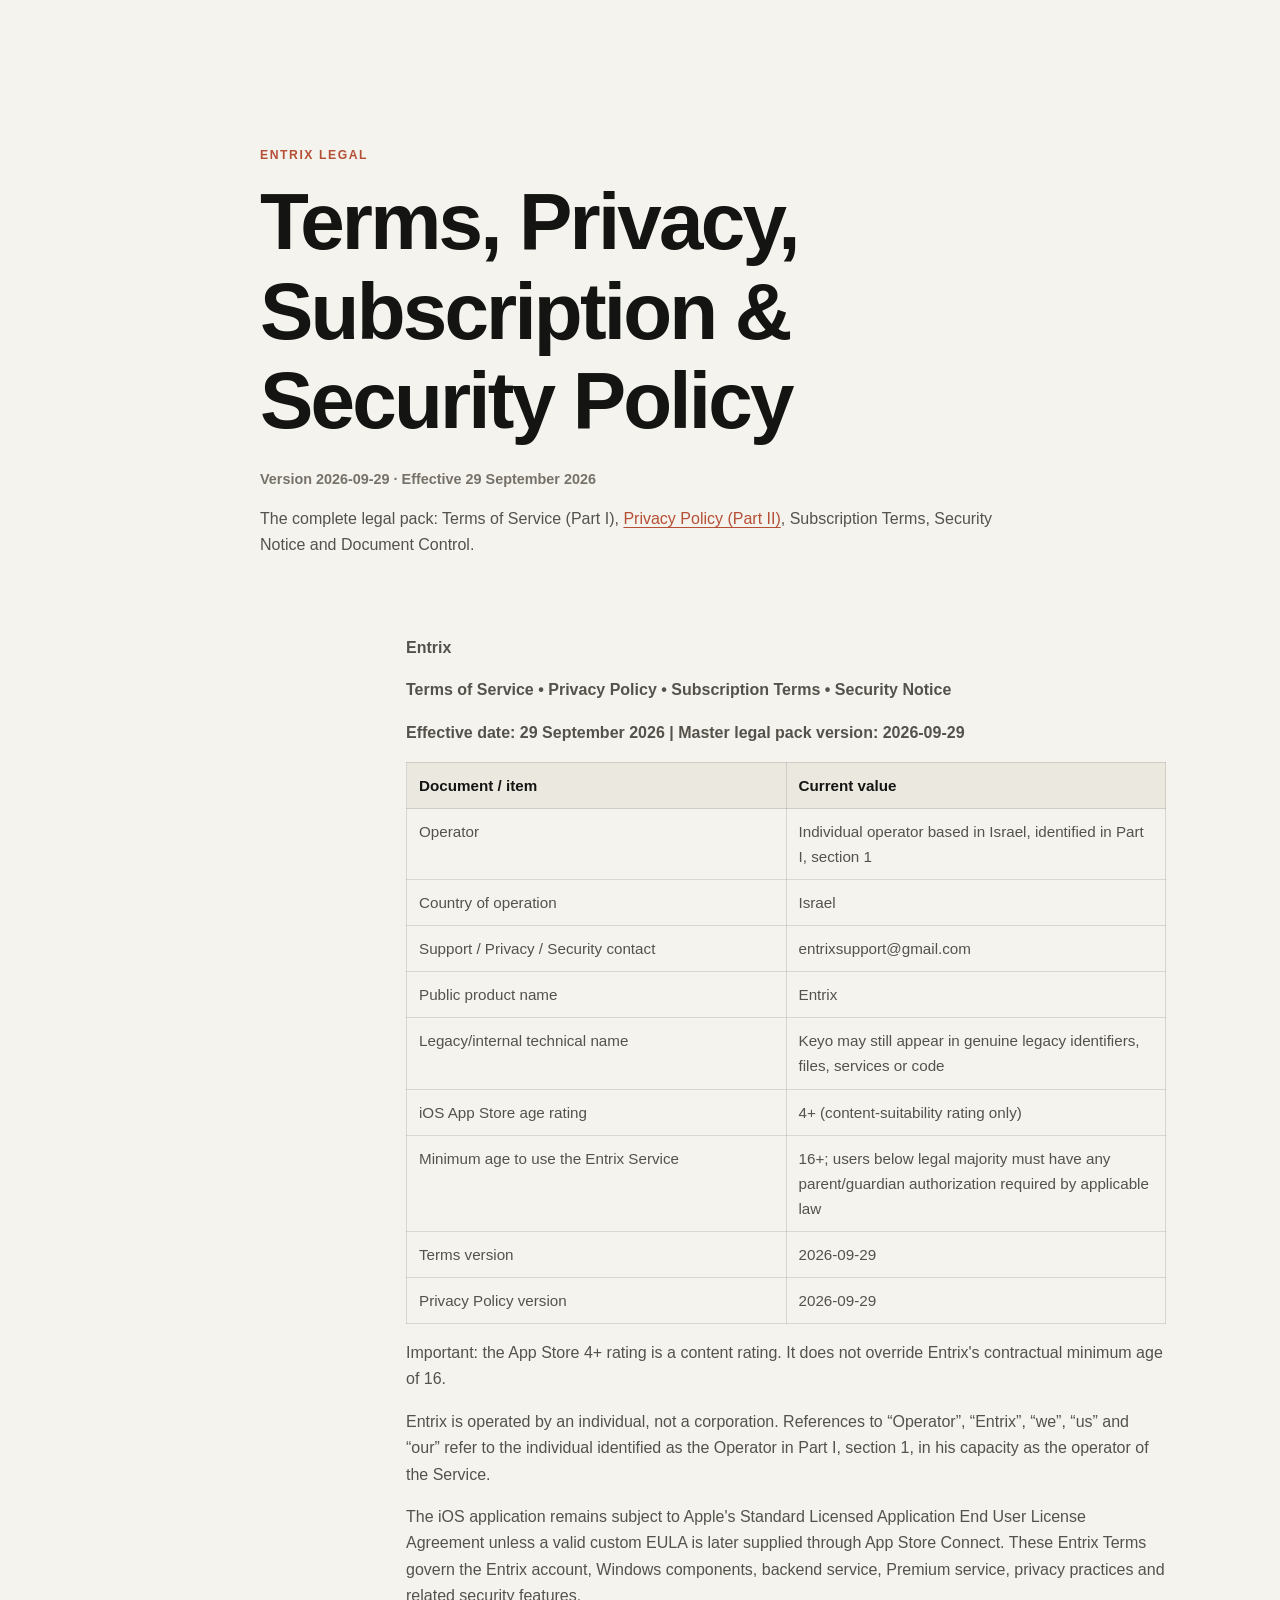
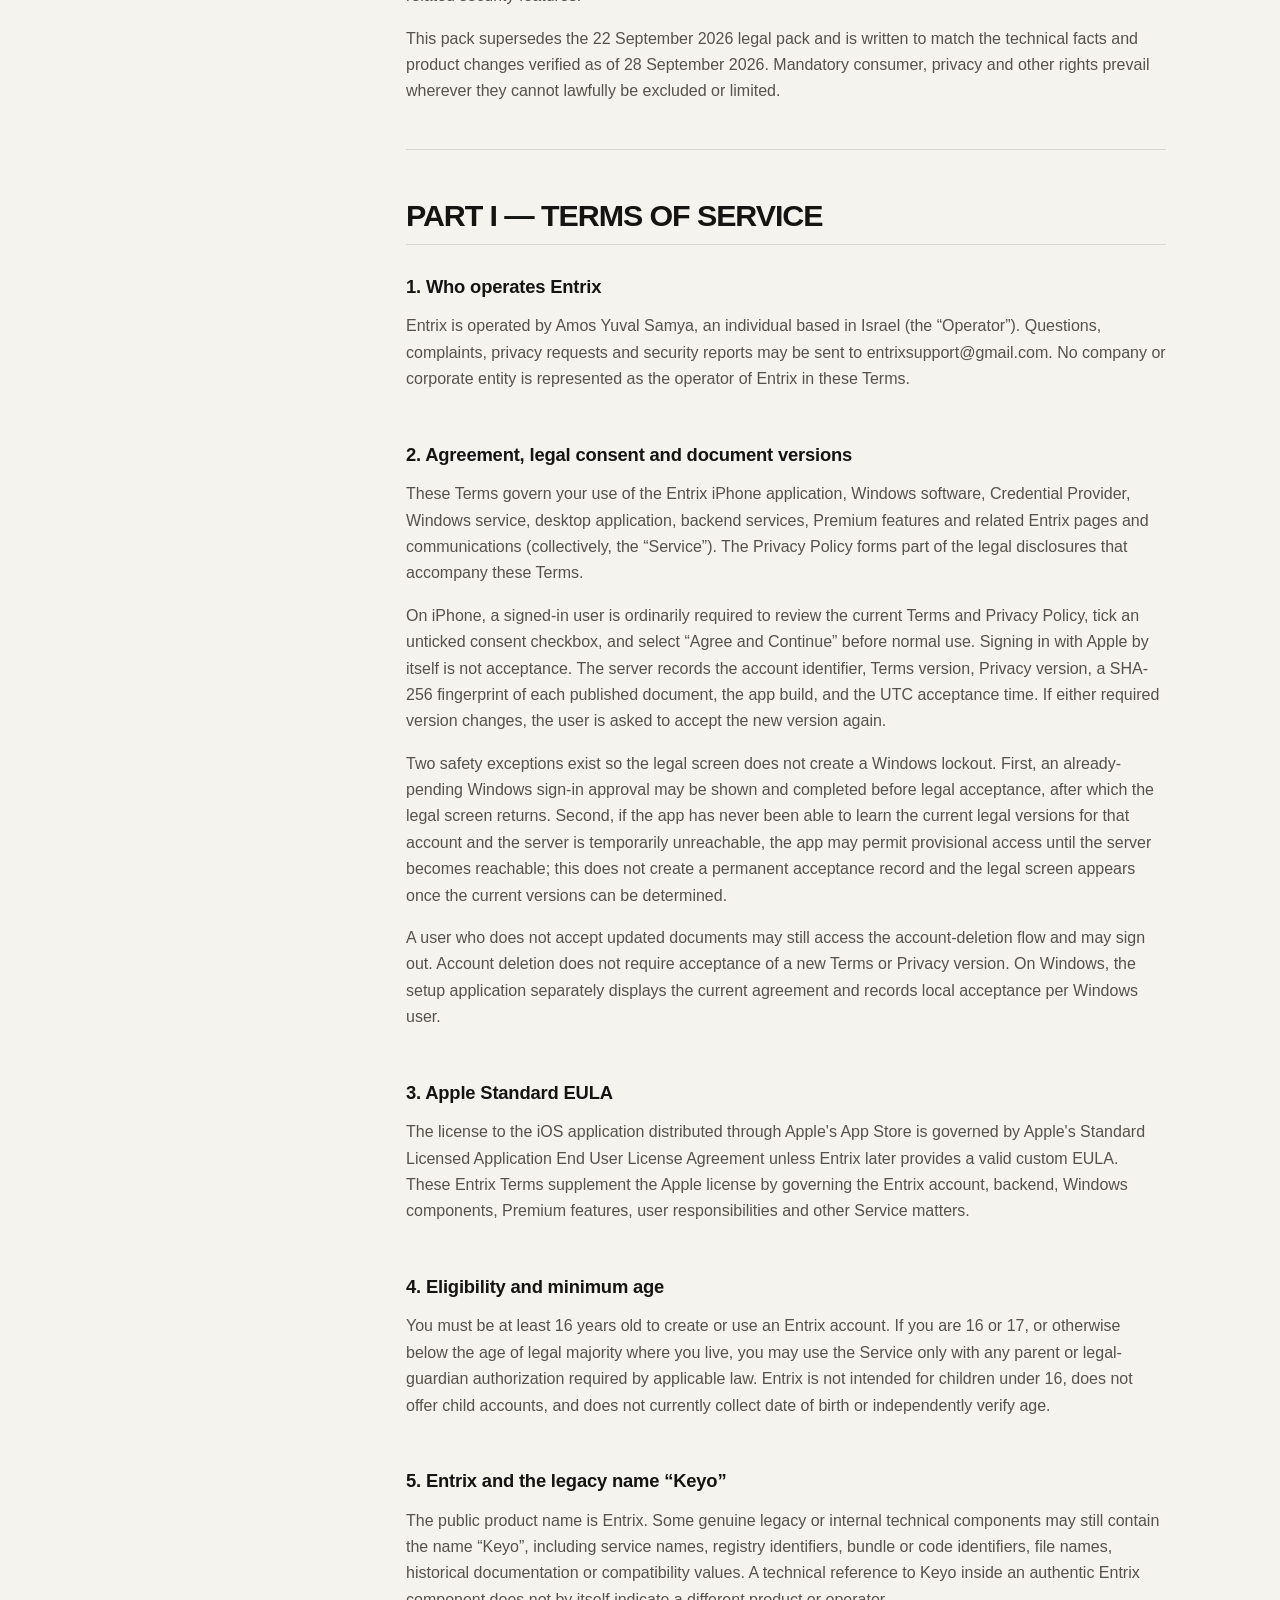
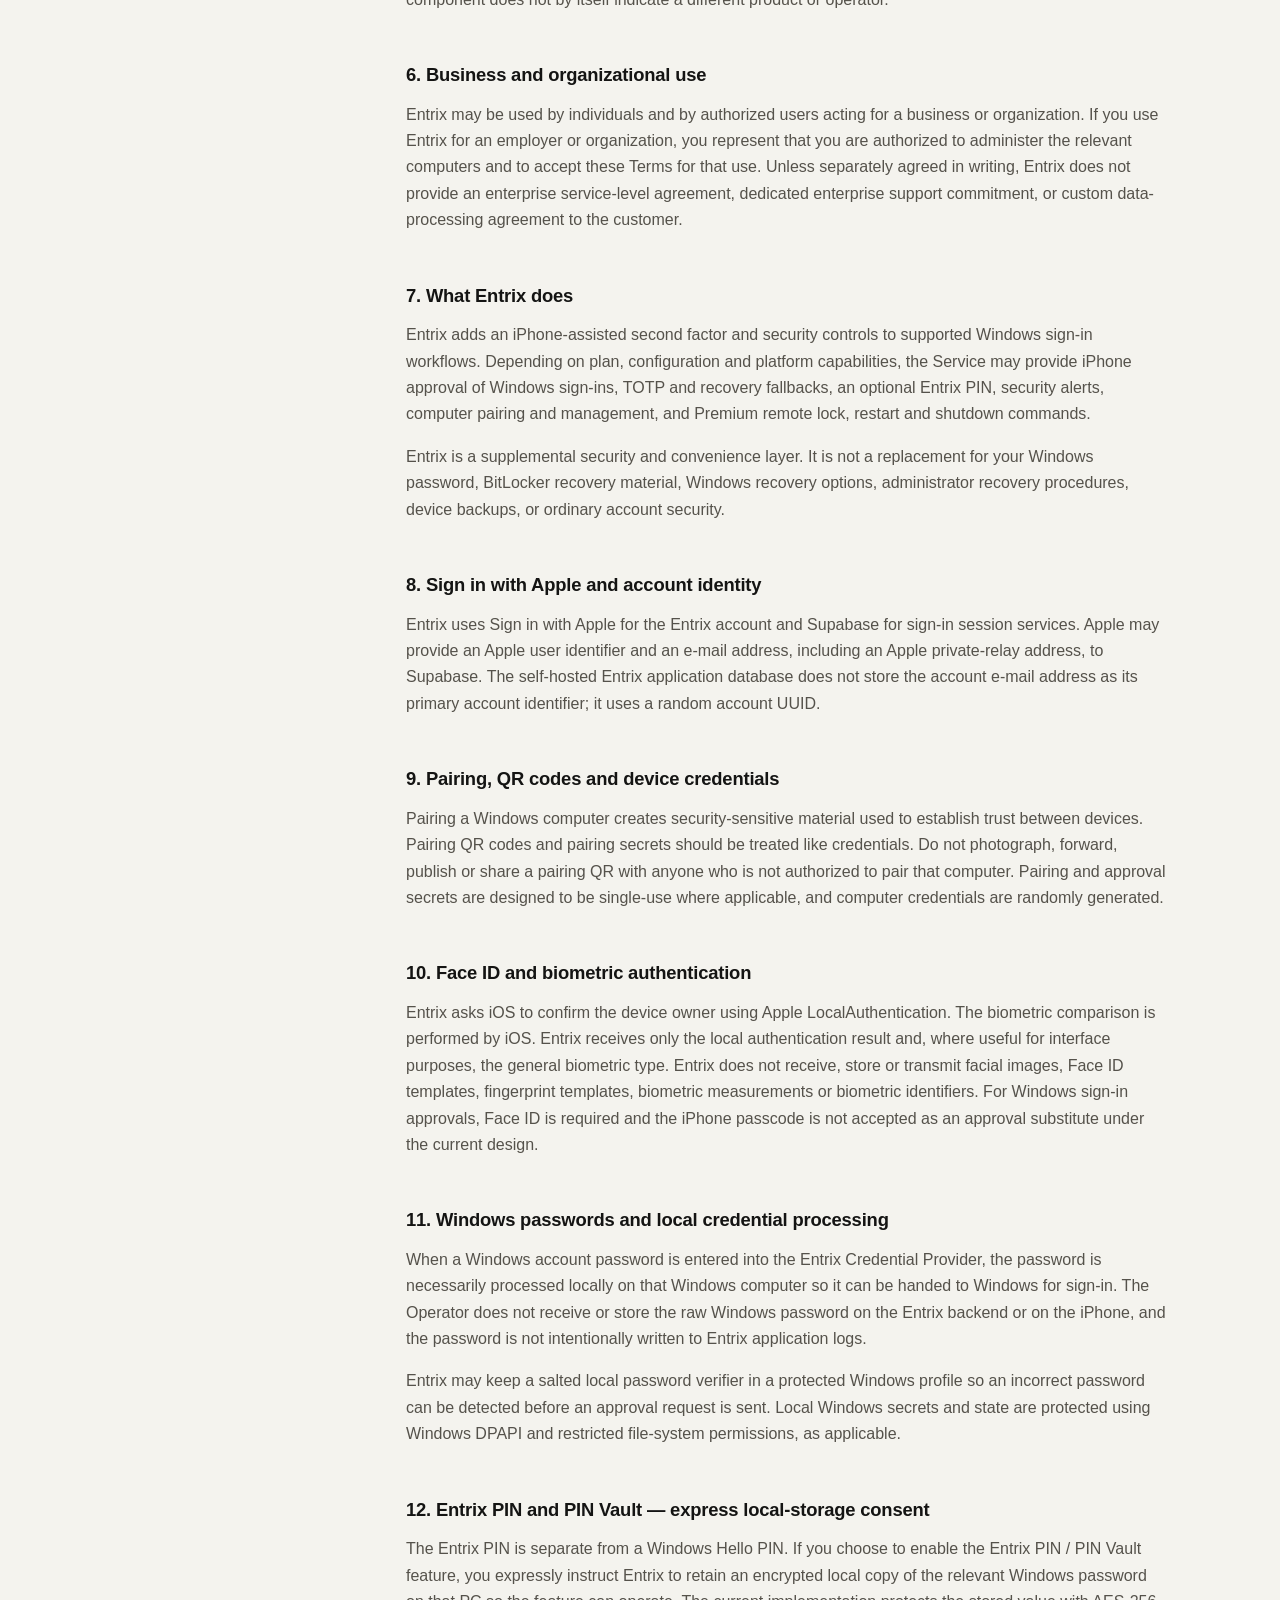
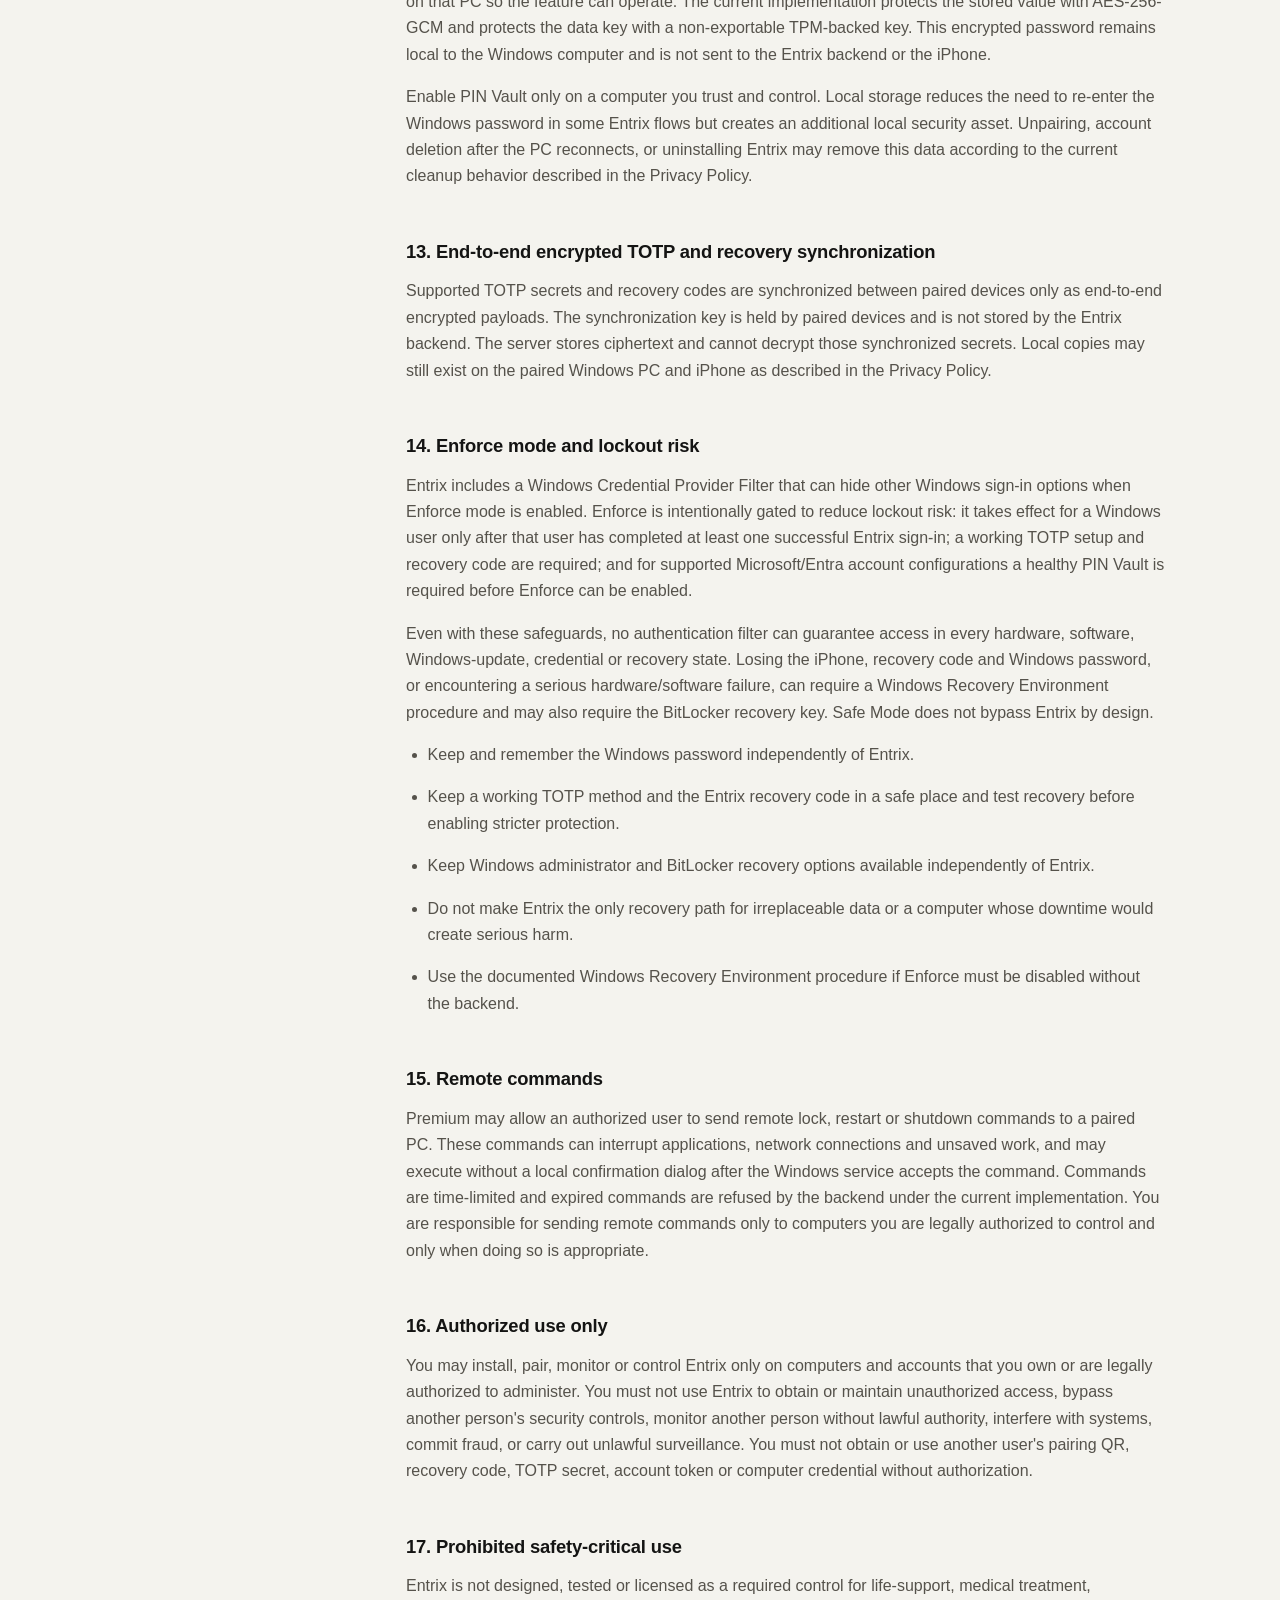
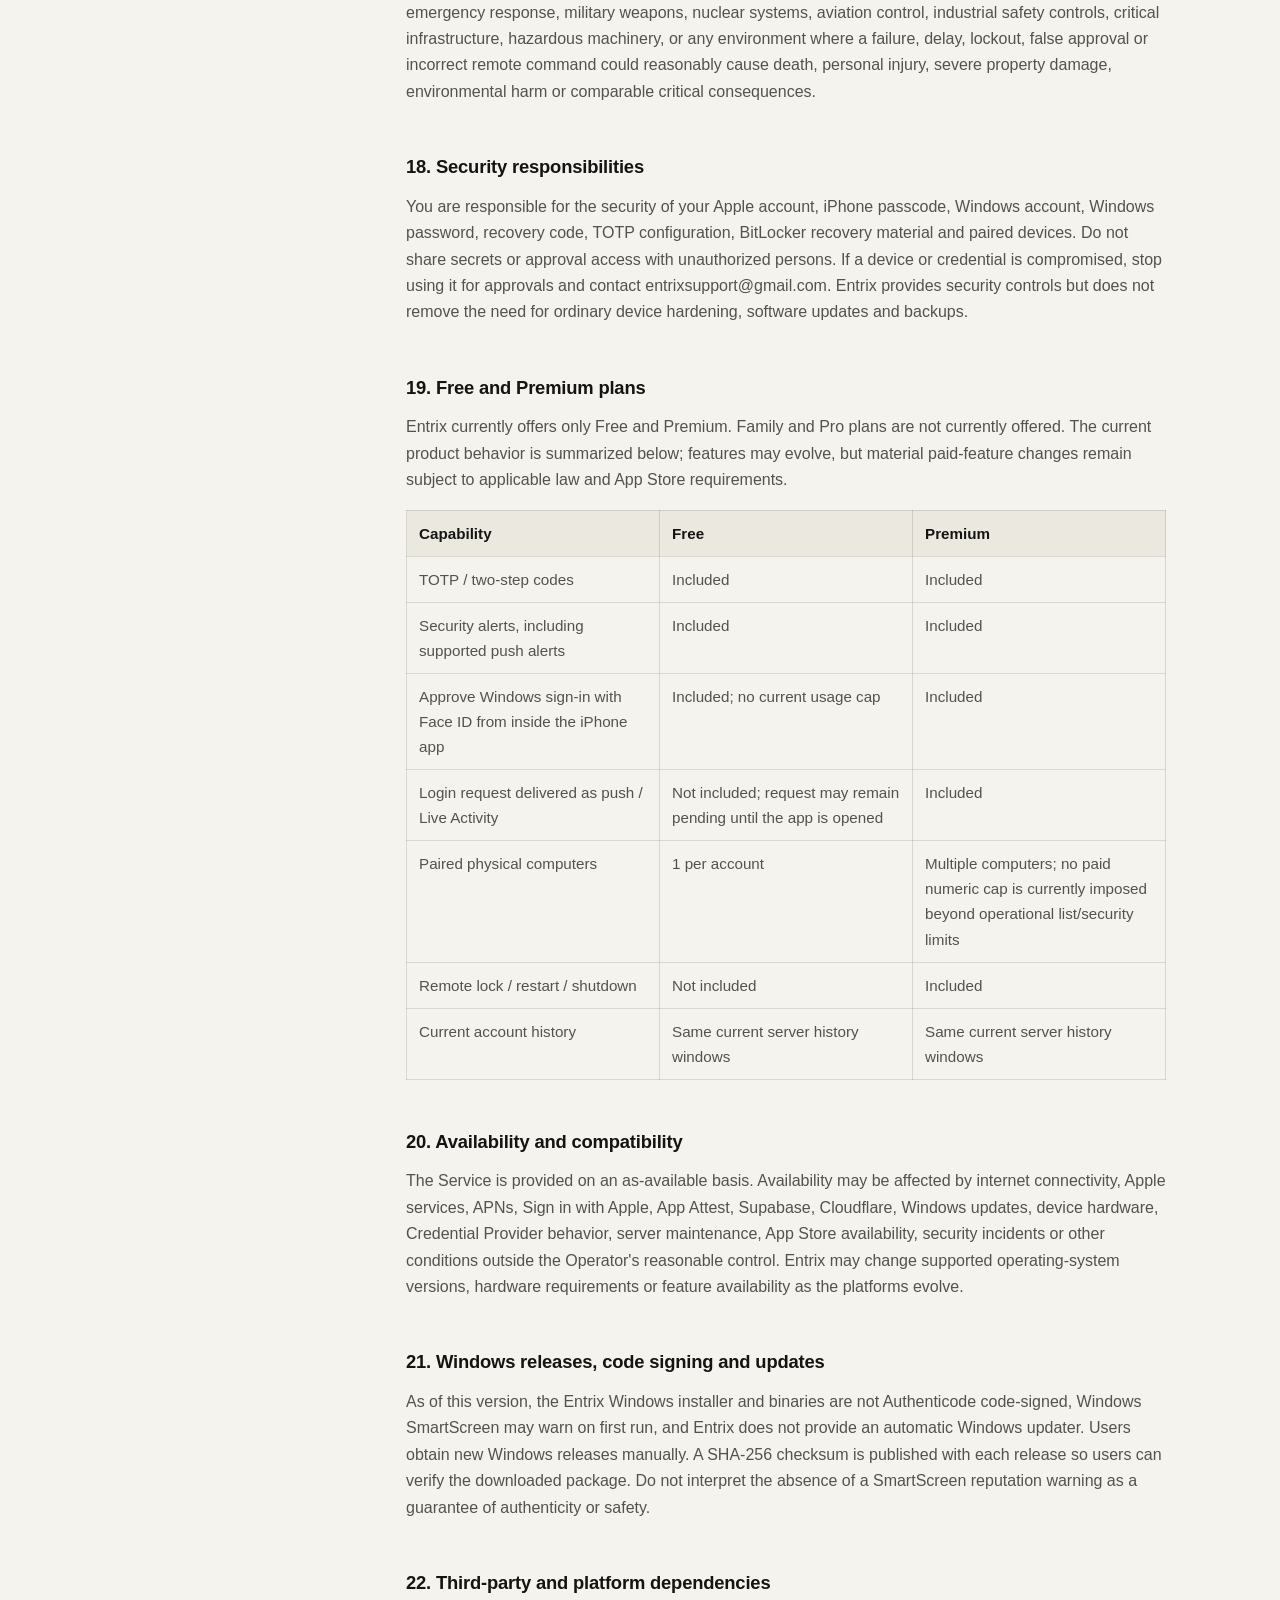
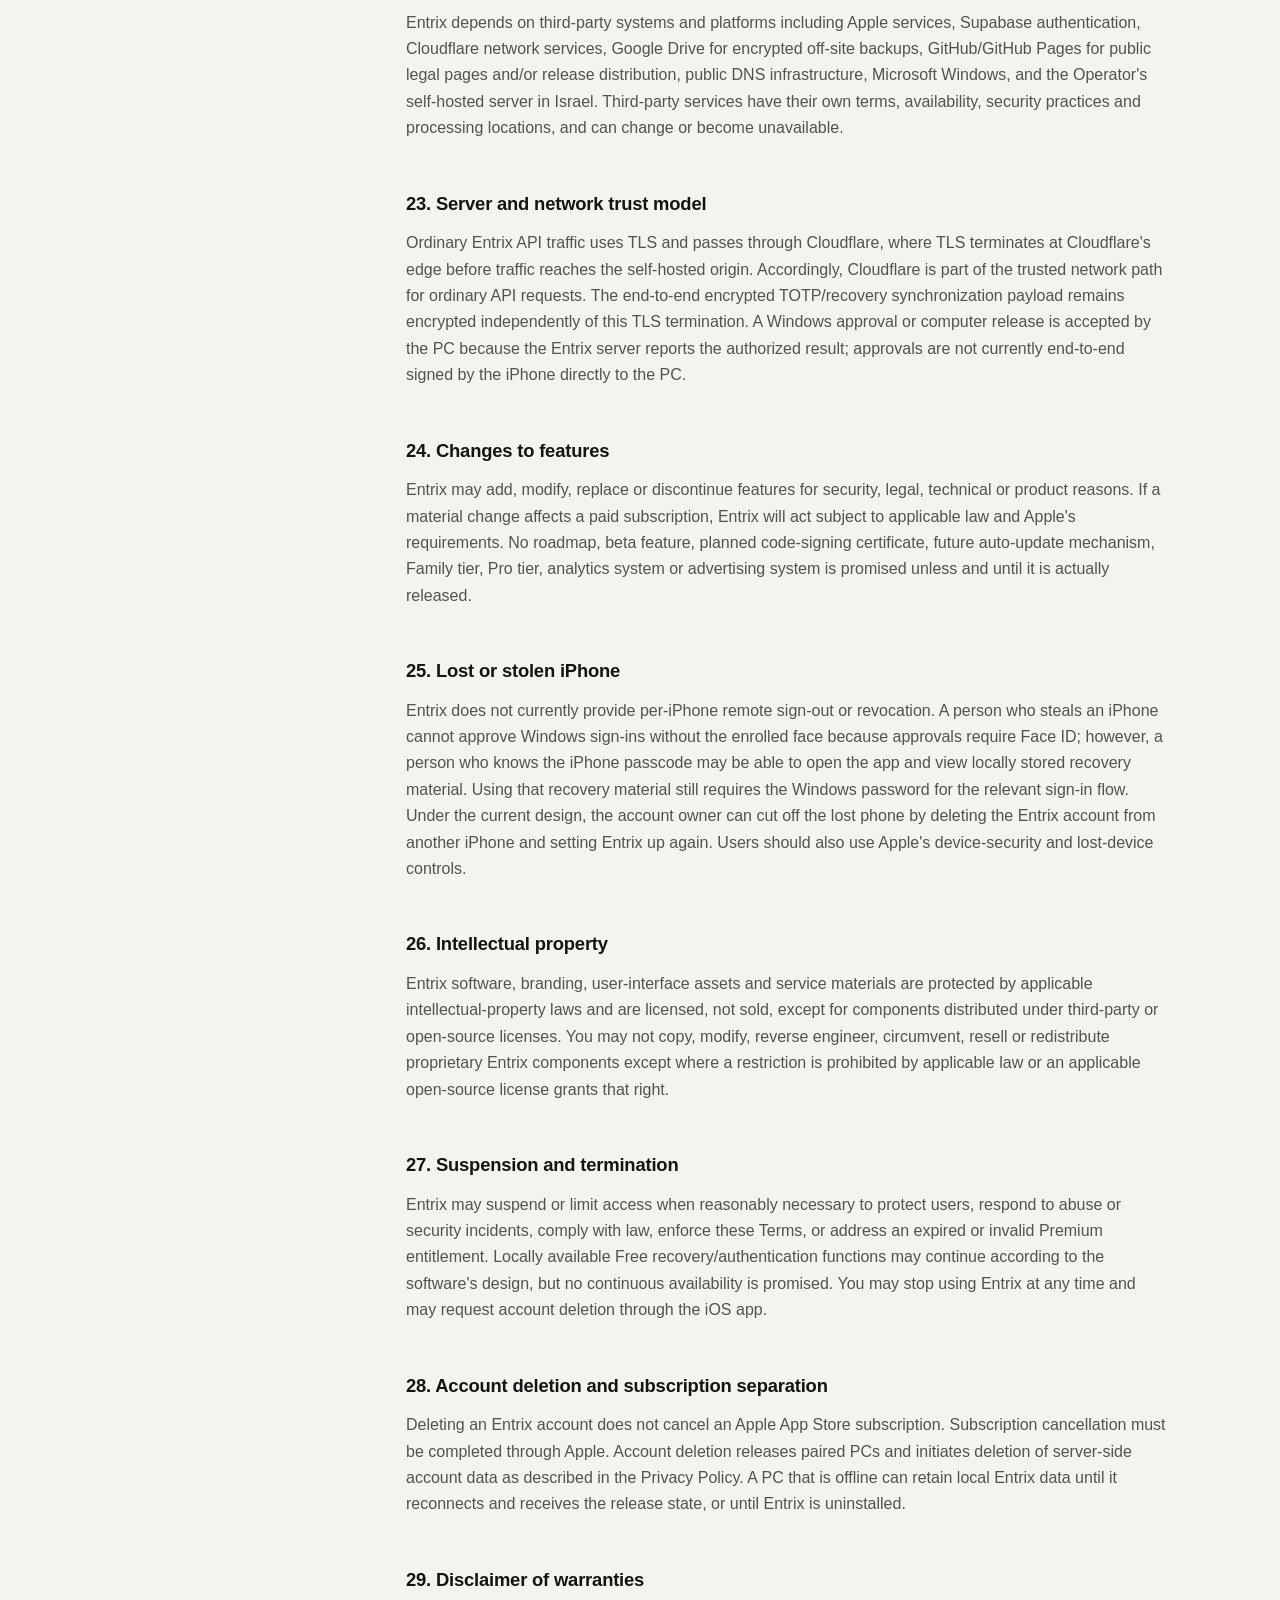
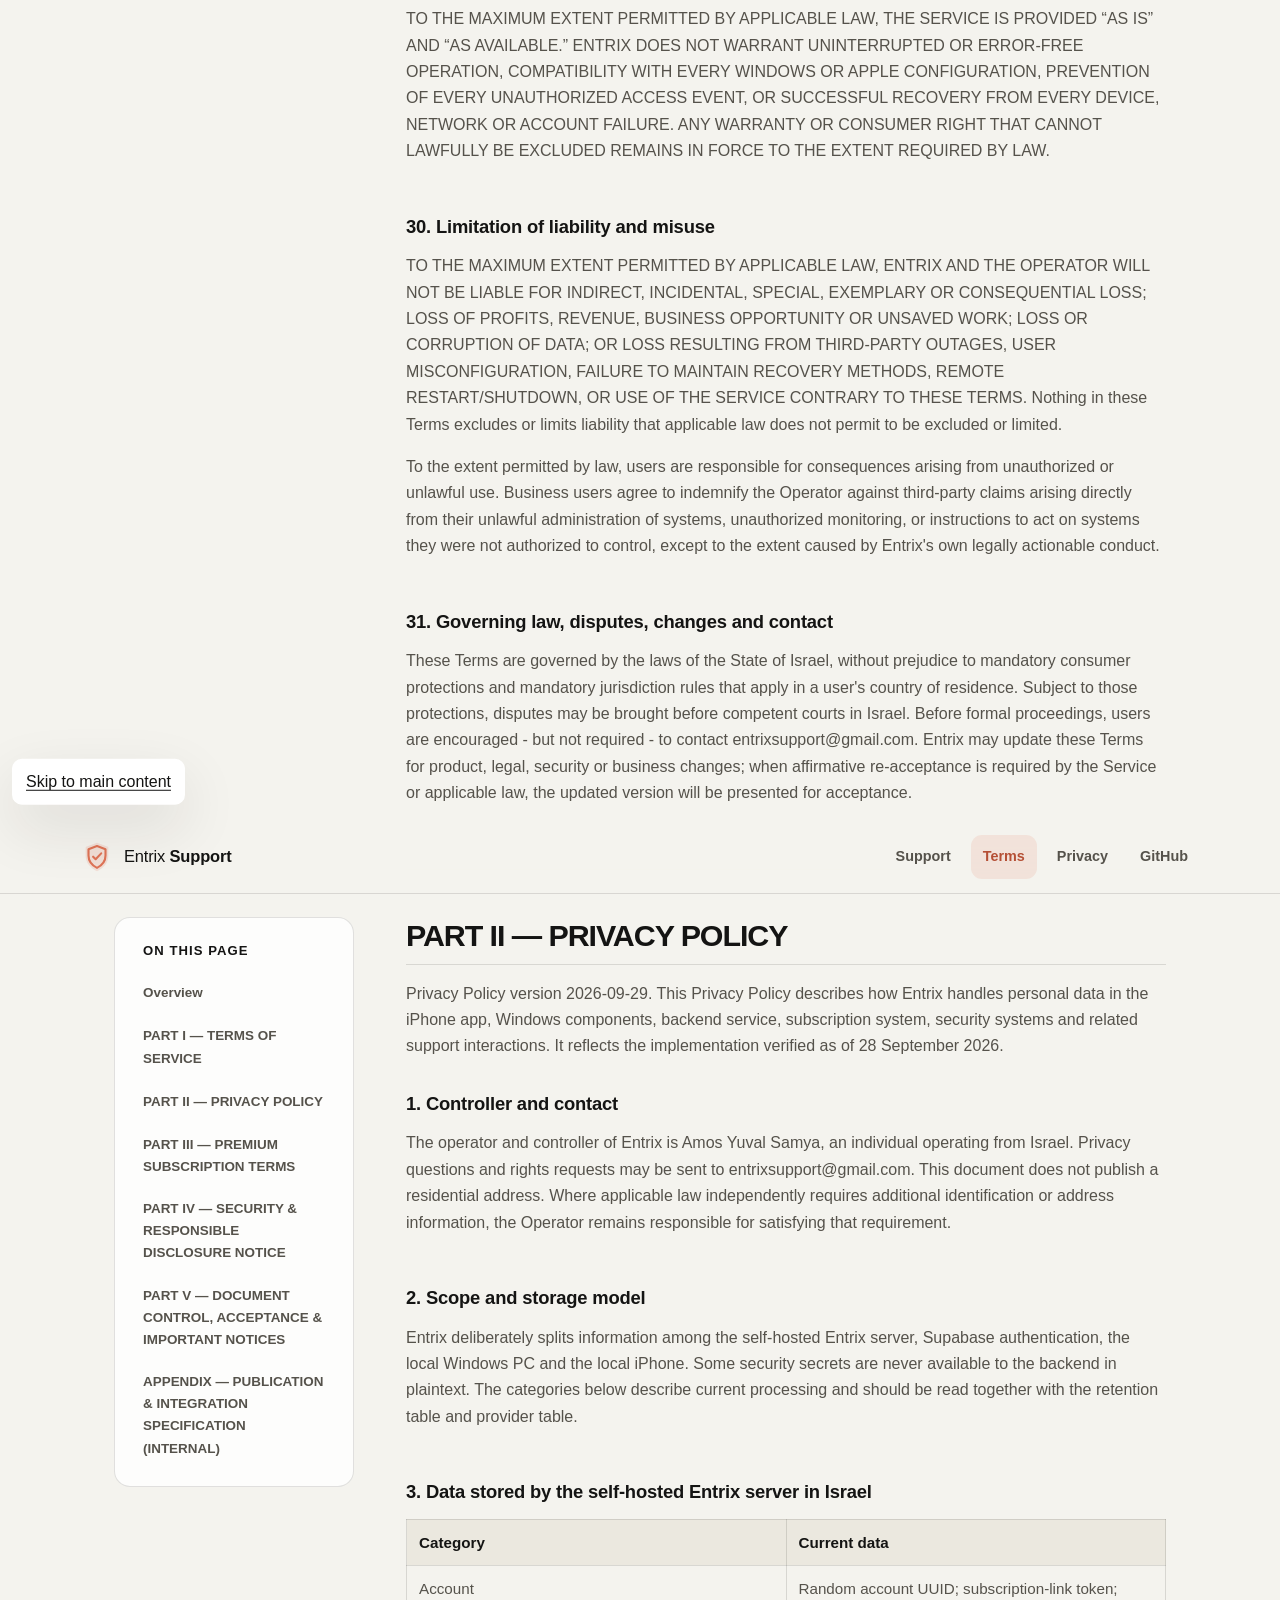
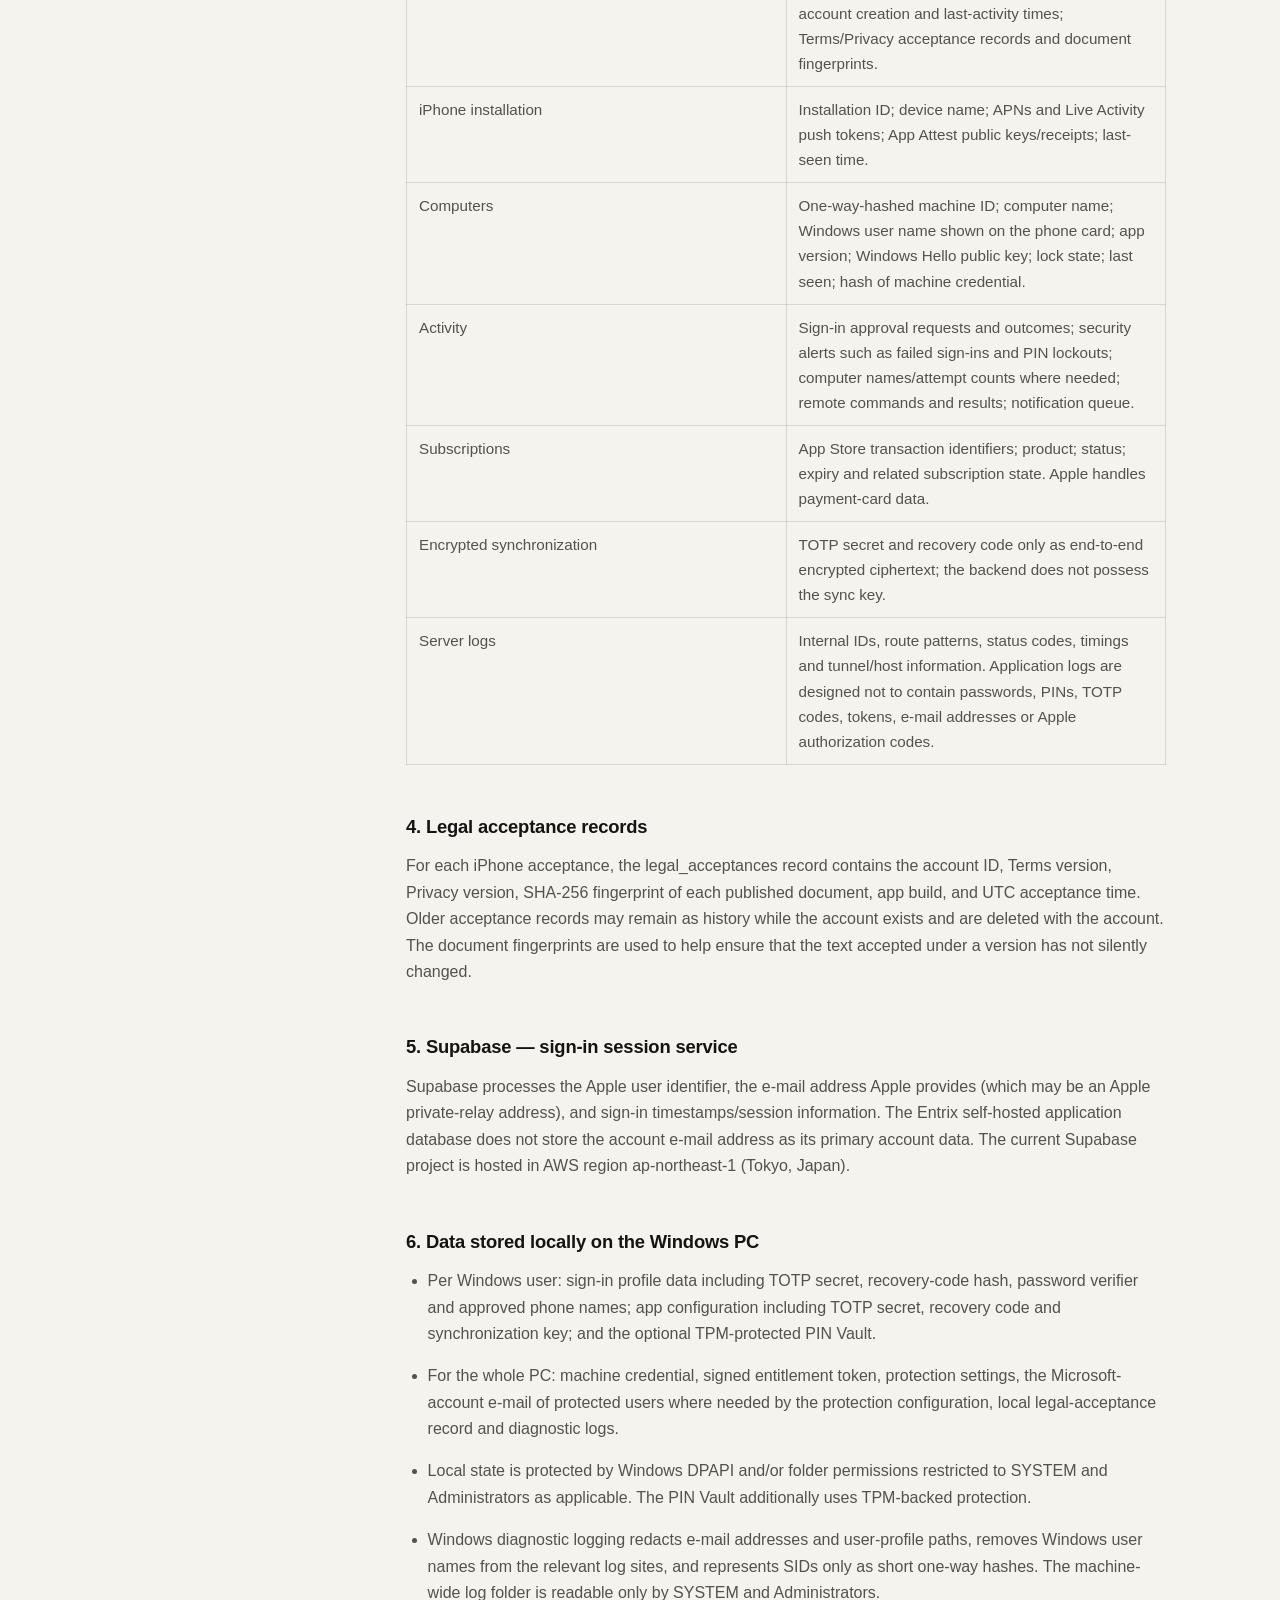
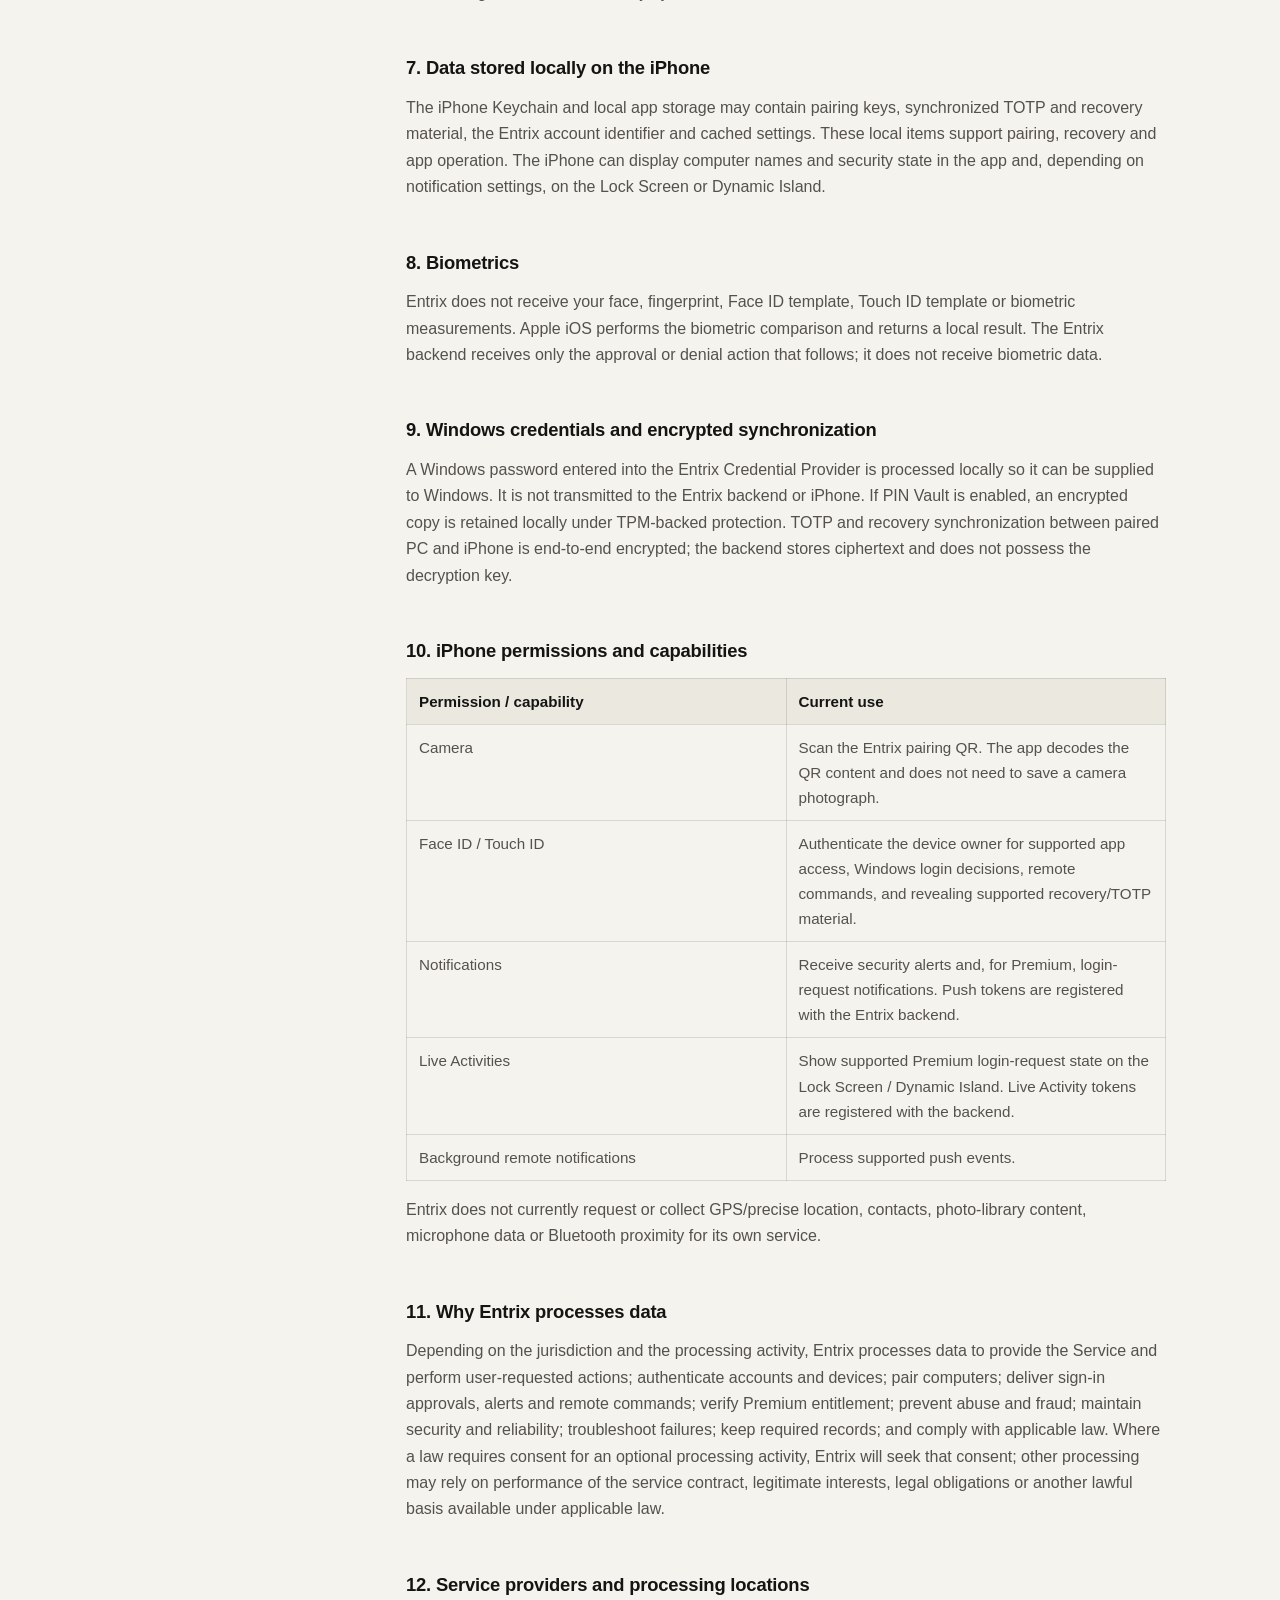
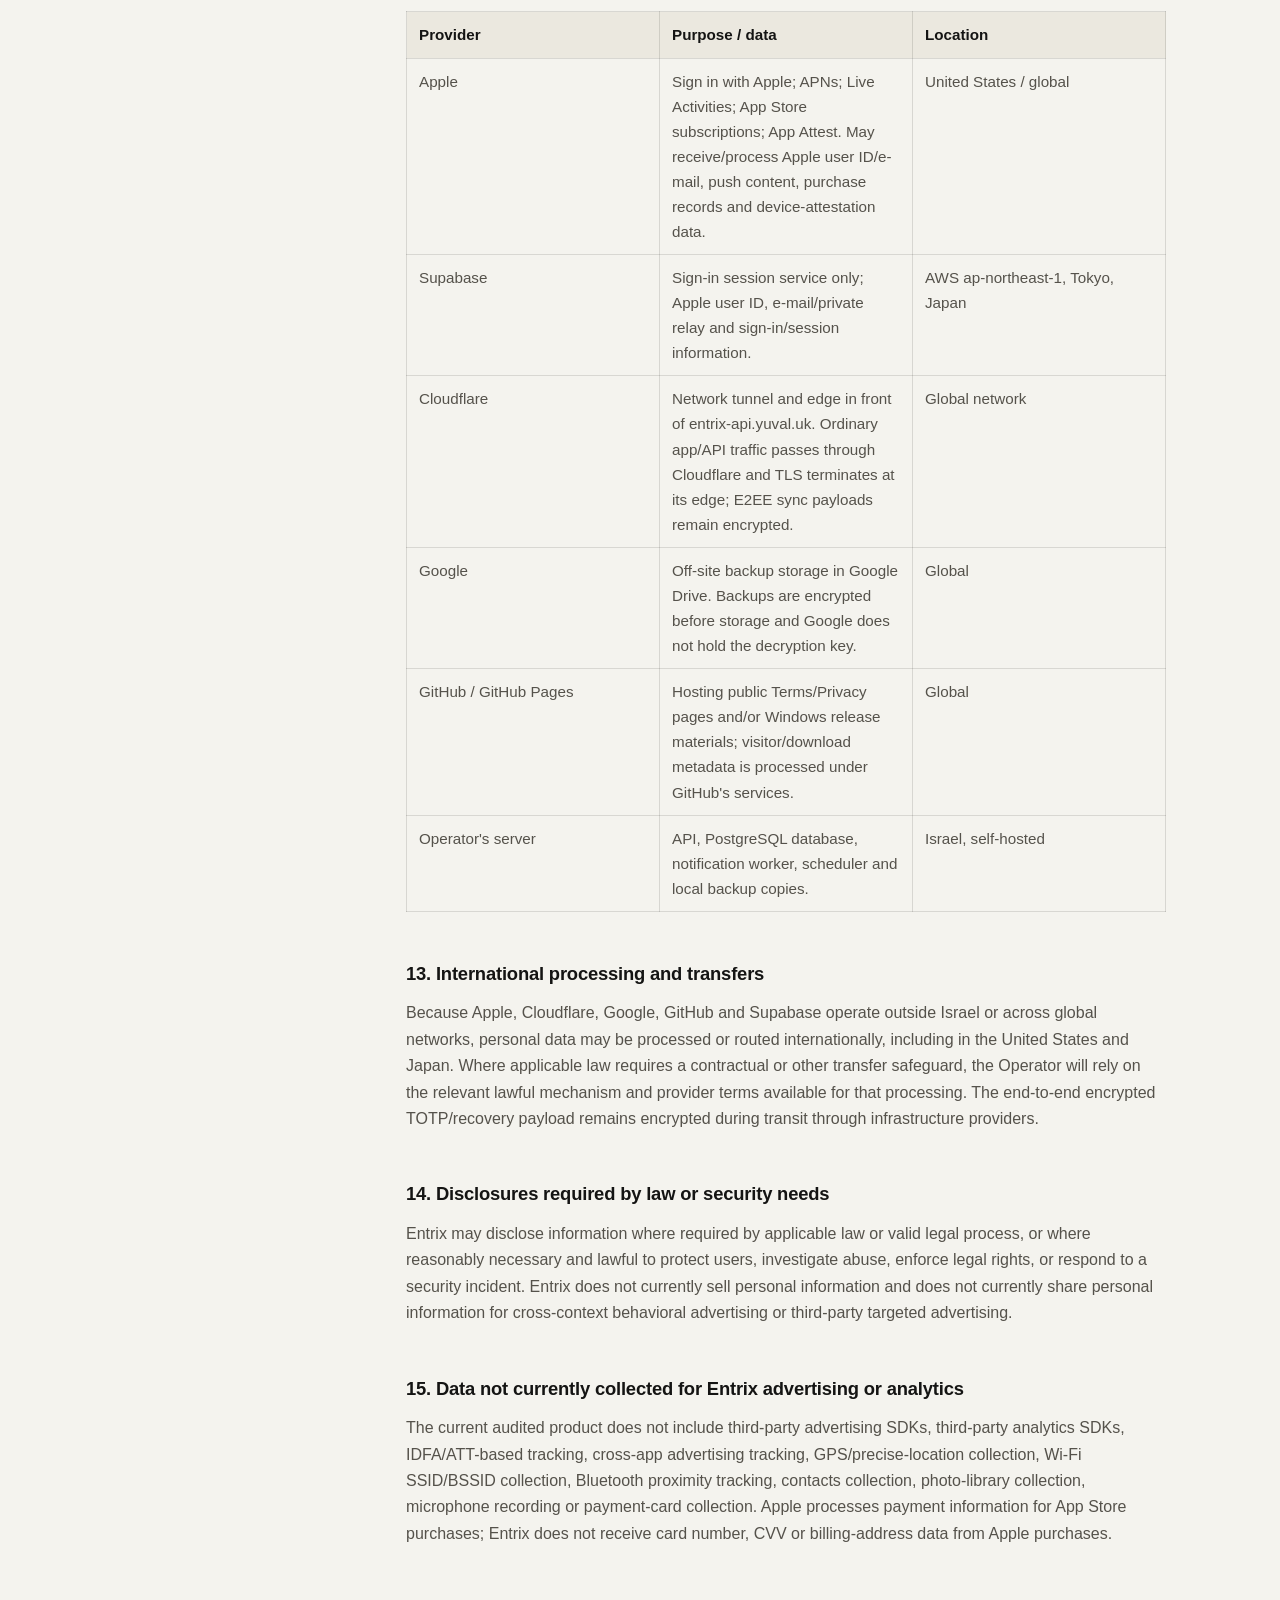
<file: legal/privacy.html>
<!doctype html>
<html lang="en">
<head>
  <meta charset="utf-8">
  <meta name="viewport" content="width=device-width, initial-scale=1">
  <title>Privacy Policy — Entrix</title>
  <meta http-equiv="refresh" content="0; url=legal-2026-09-29.html#part-ii-privacy-policy">
  <link rel="canonical" href="legal-2026-09-29.html#part-ii-privacy-policy">
  <link rel="stylesheet" href="styles.css">
</head>
<body>
  <main class="container legal-hero">
    <h1>Privacy Policy</h1>
    <p>The current Privacy Policy is version 2026-09-29: <a href="legal-2026-09-29.html#part-ii-privacy-policy">open it here</a>.</p>
  </main>
</body>
</html>
</file>
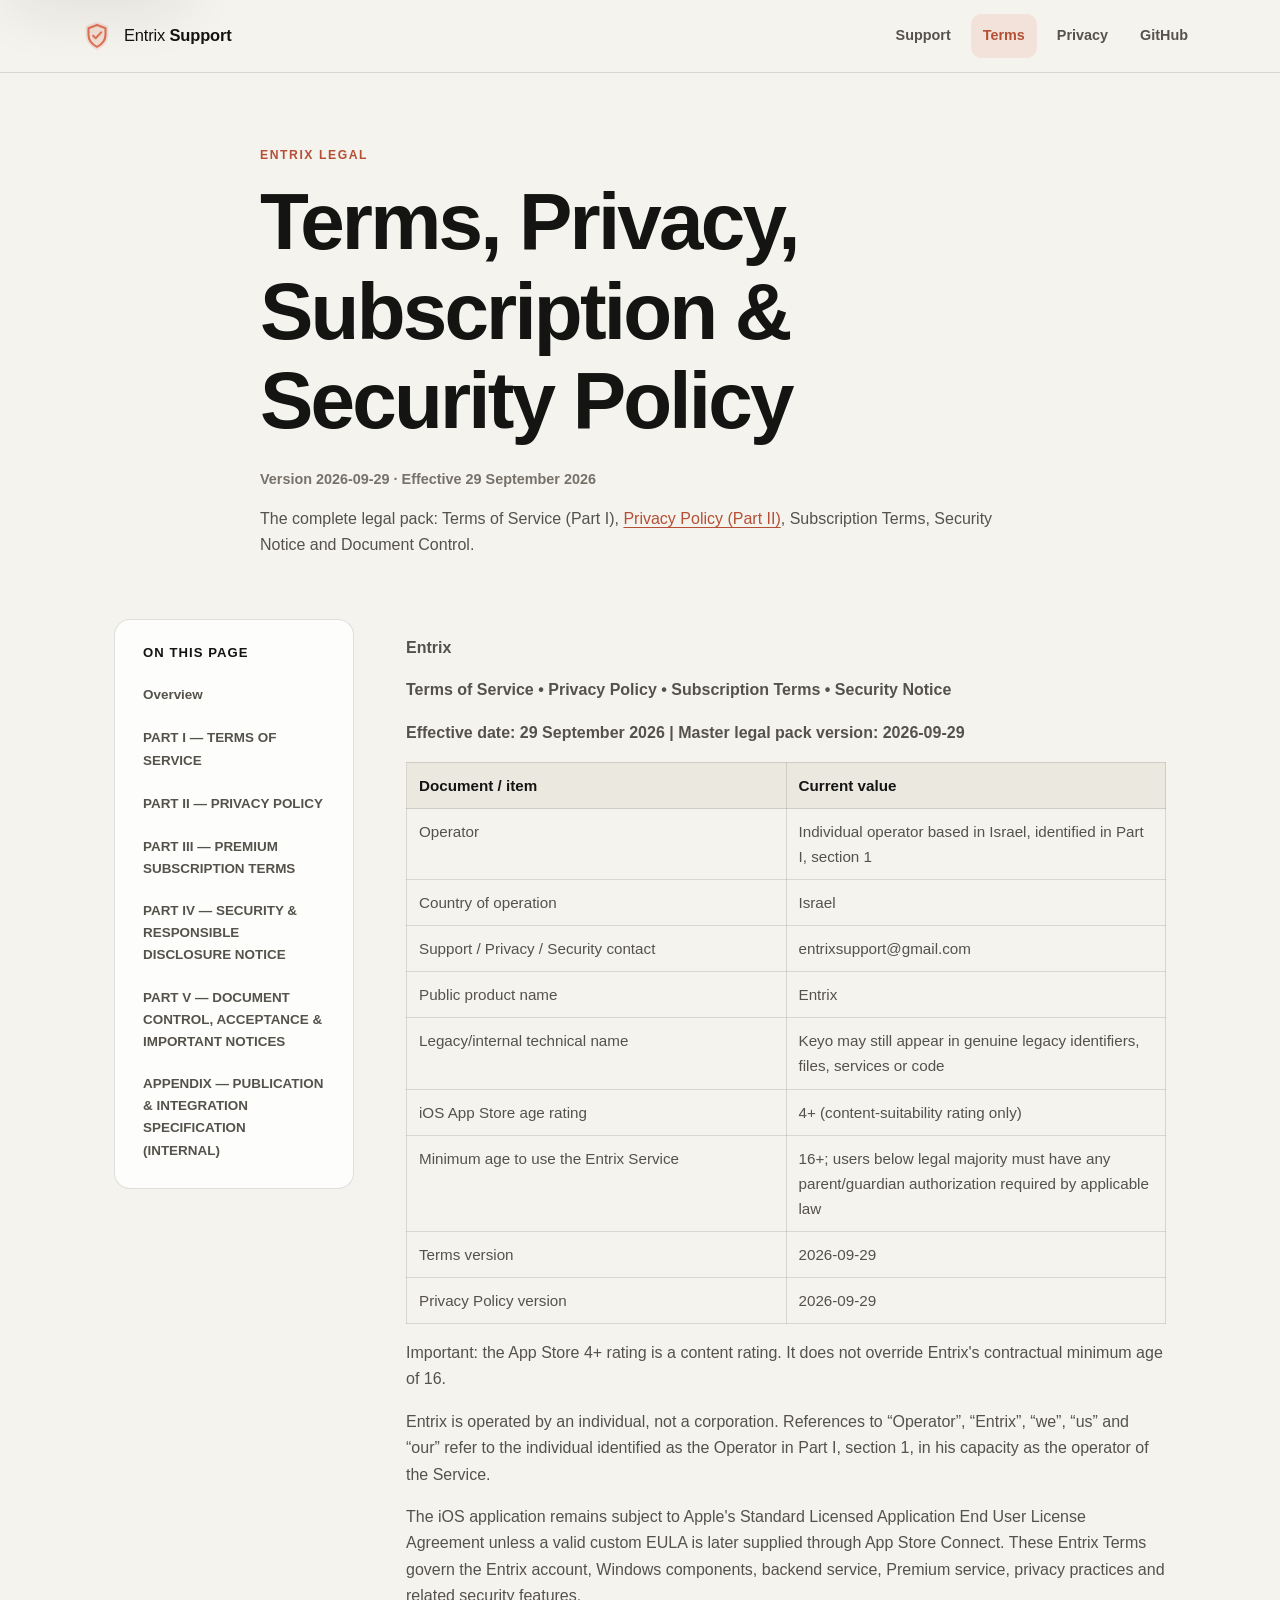
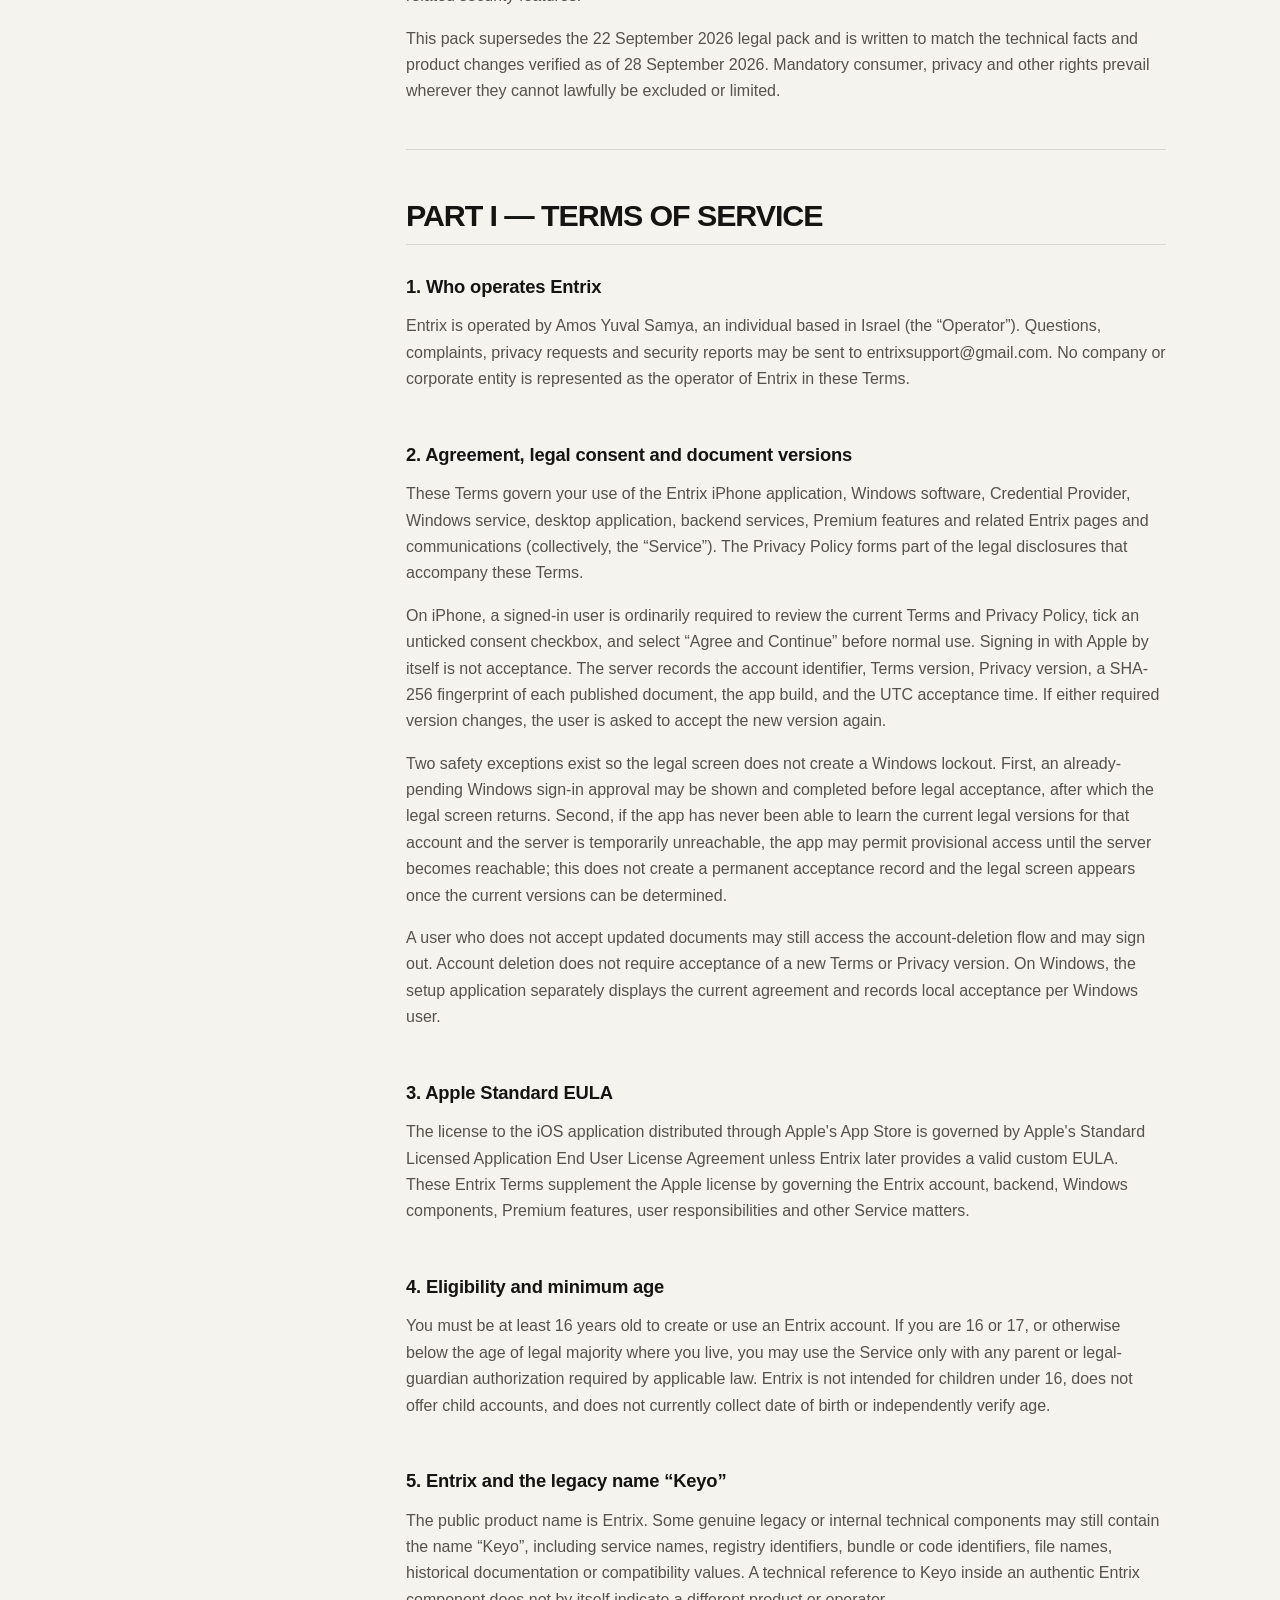
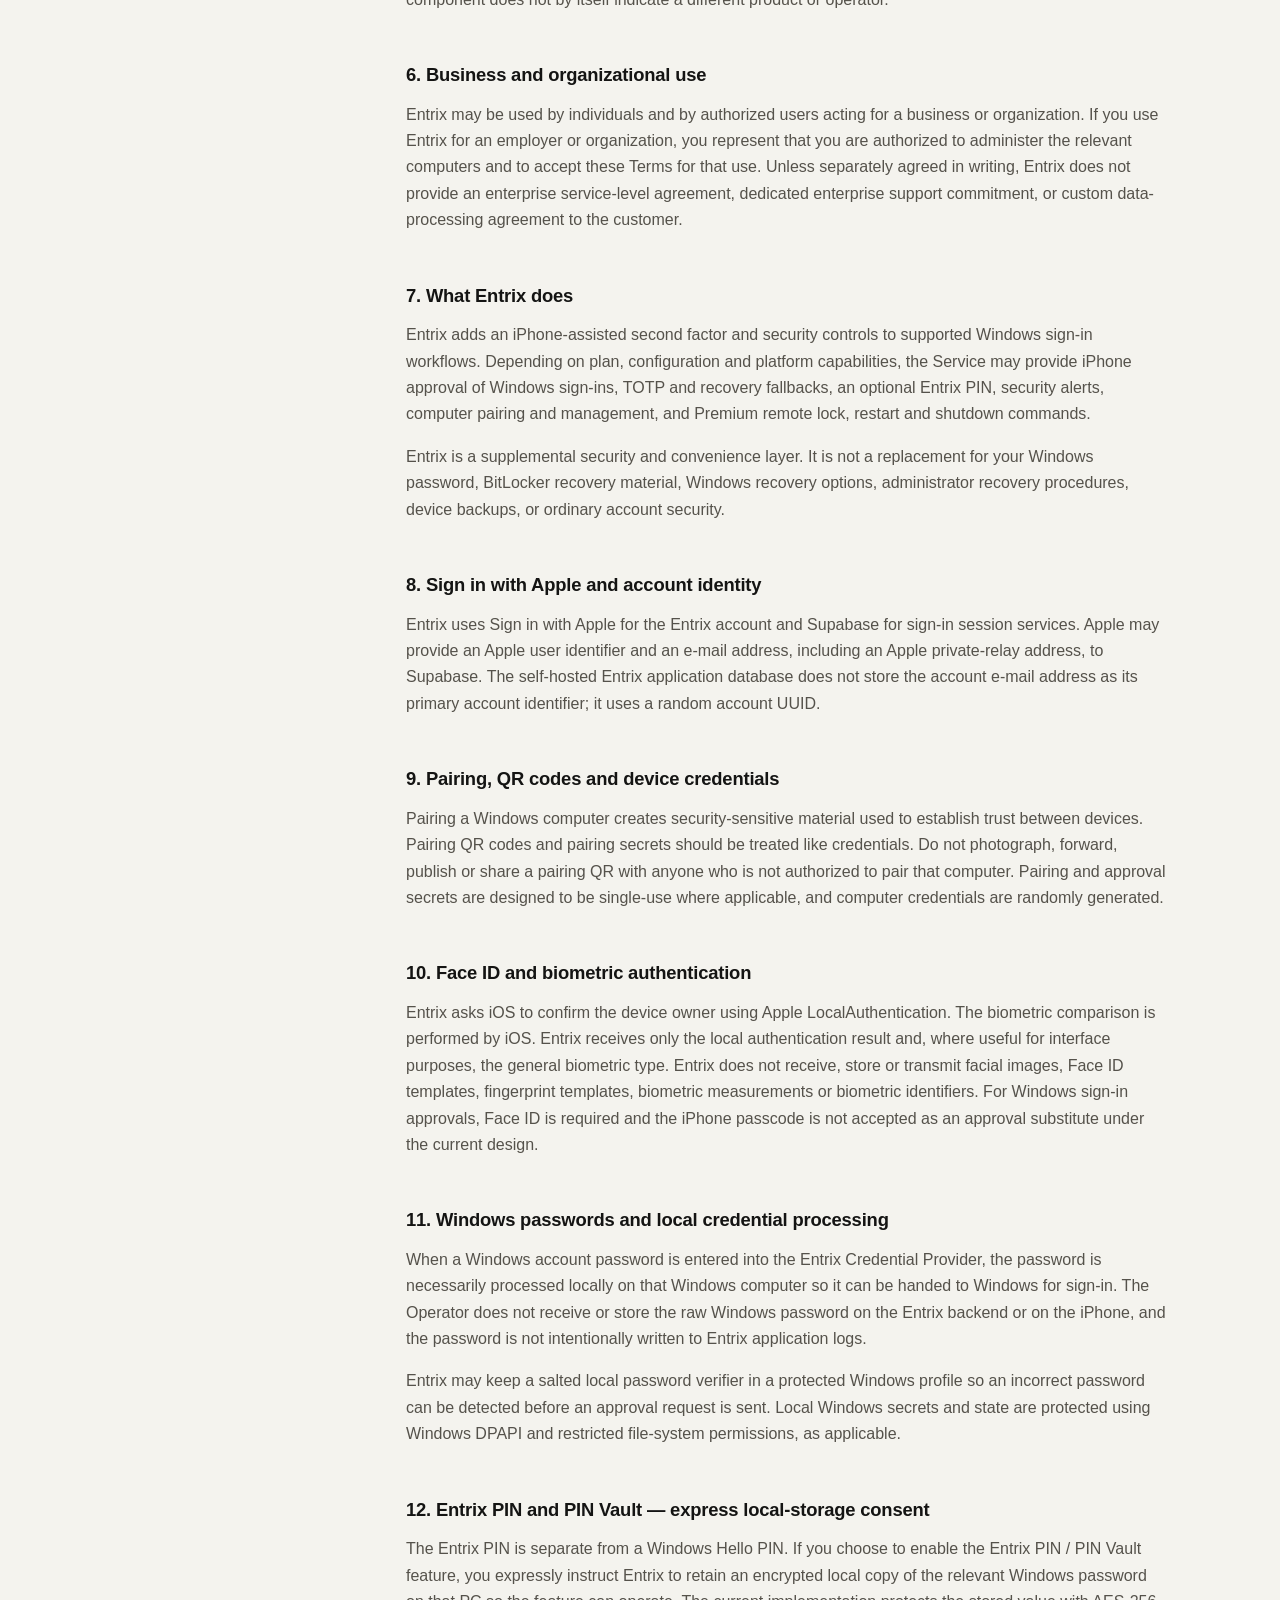
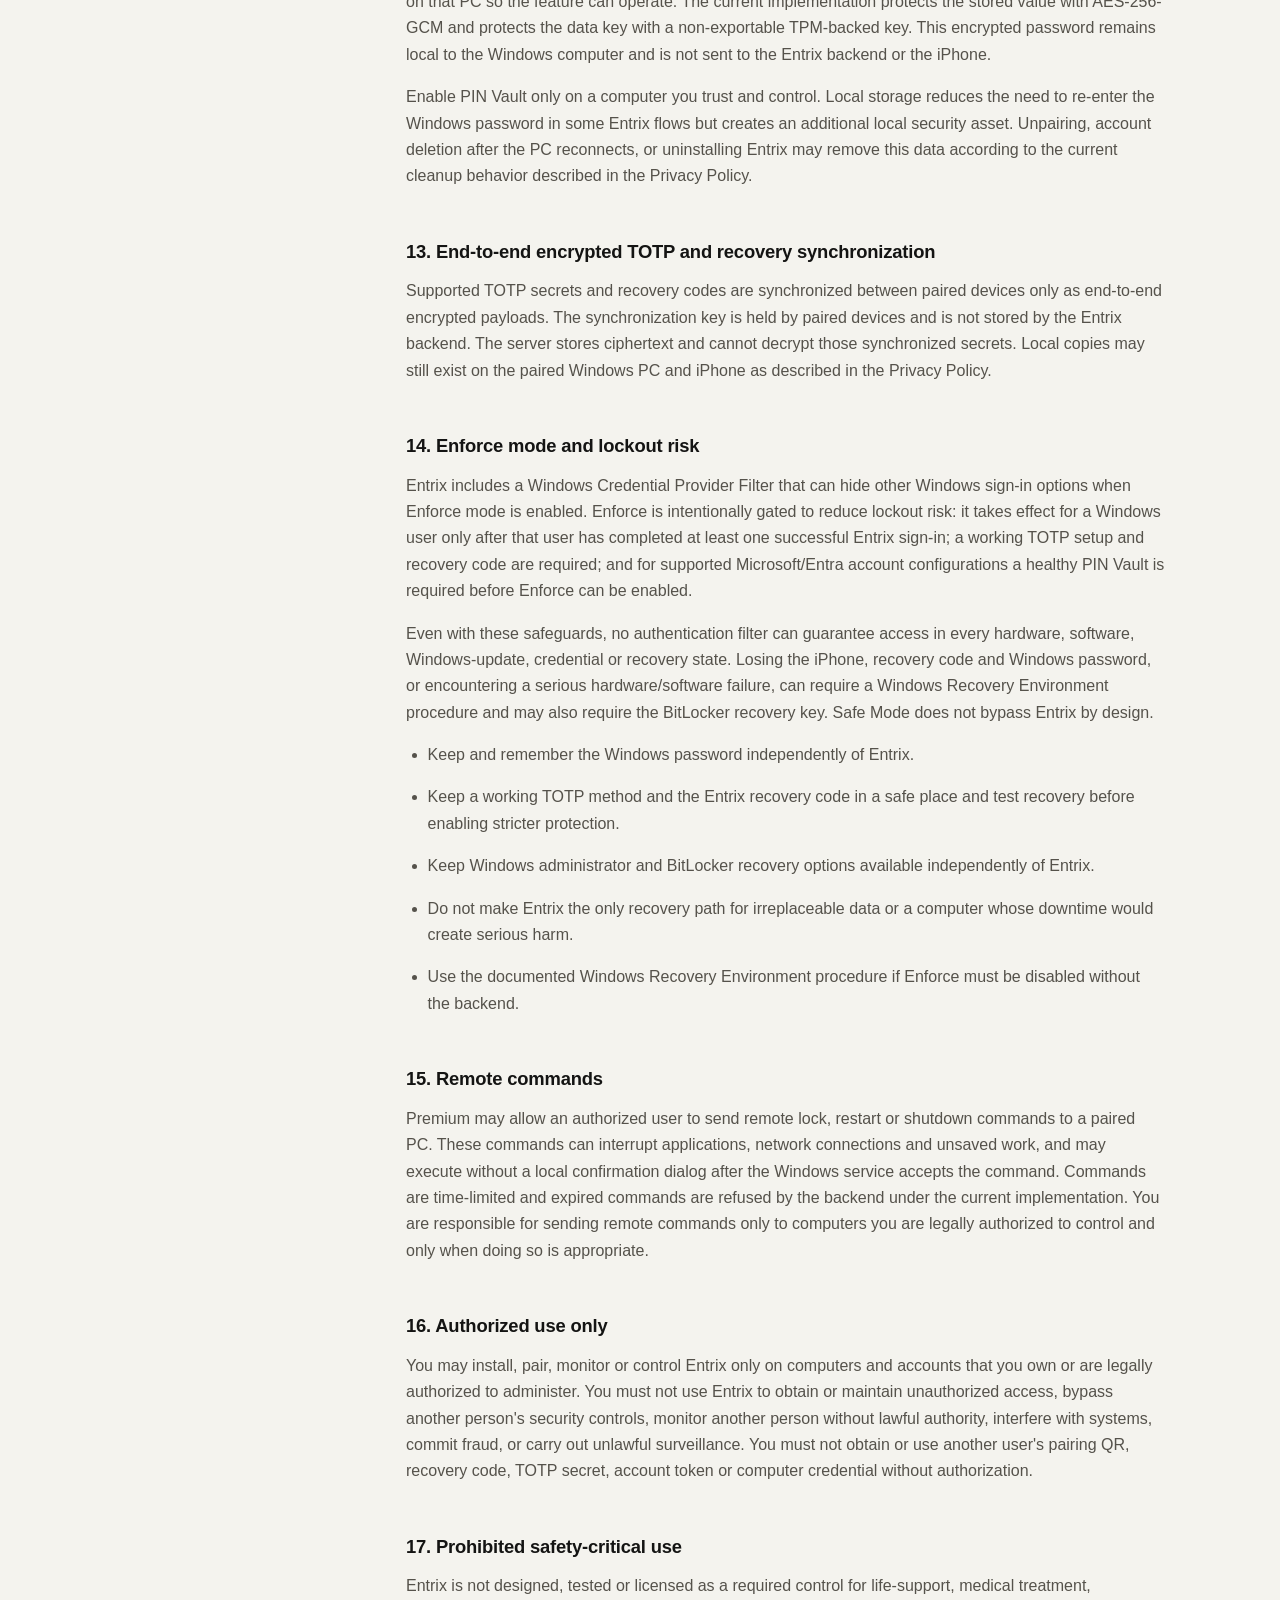
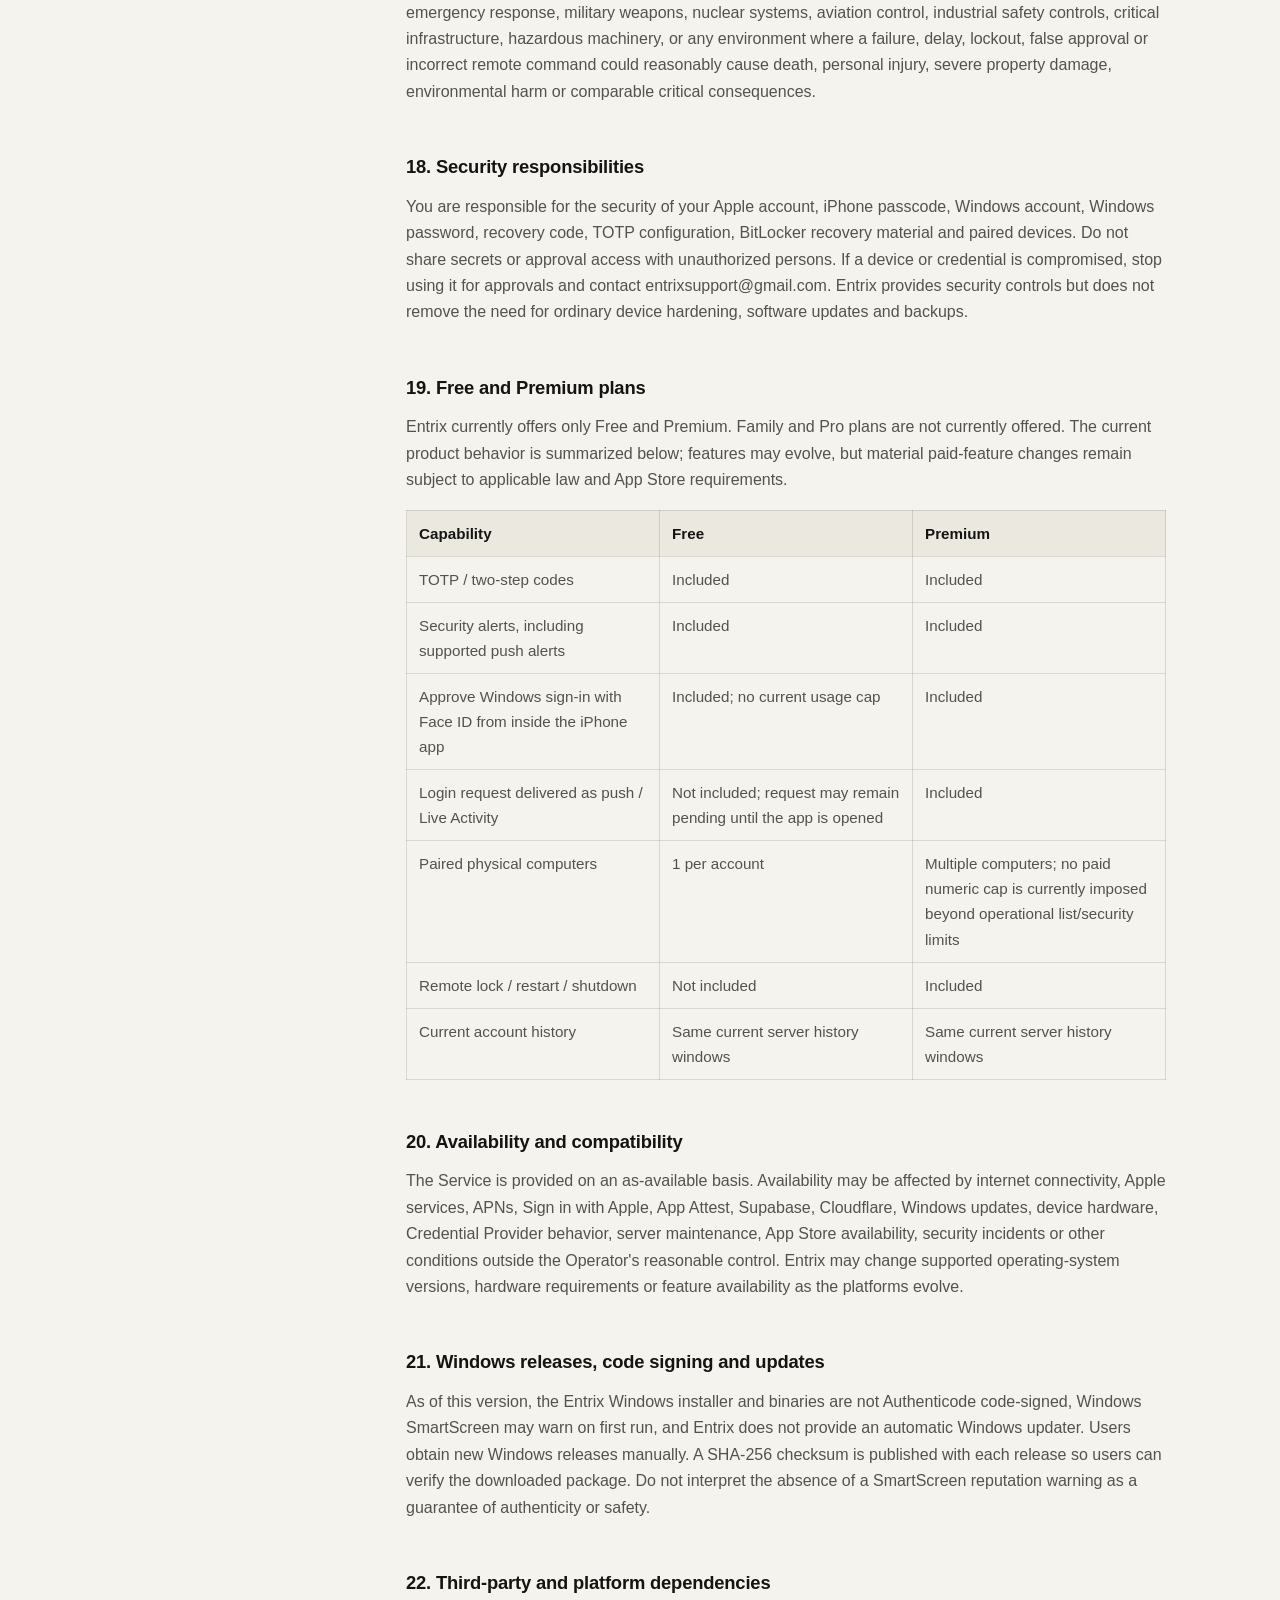
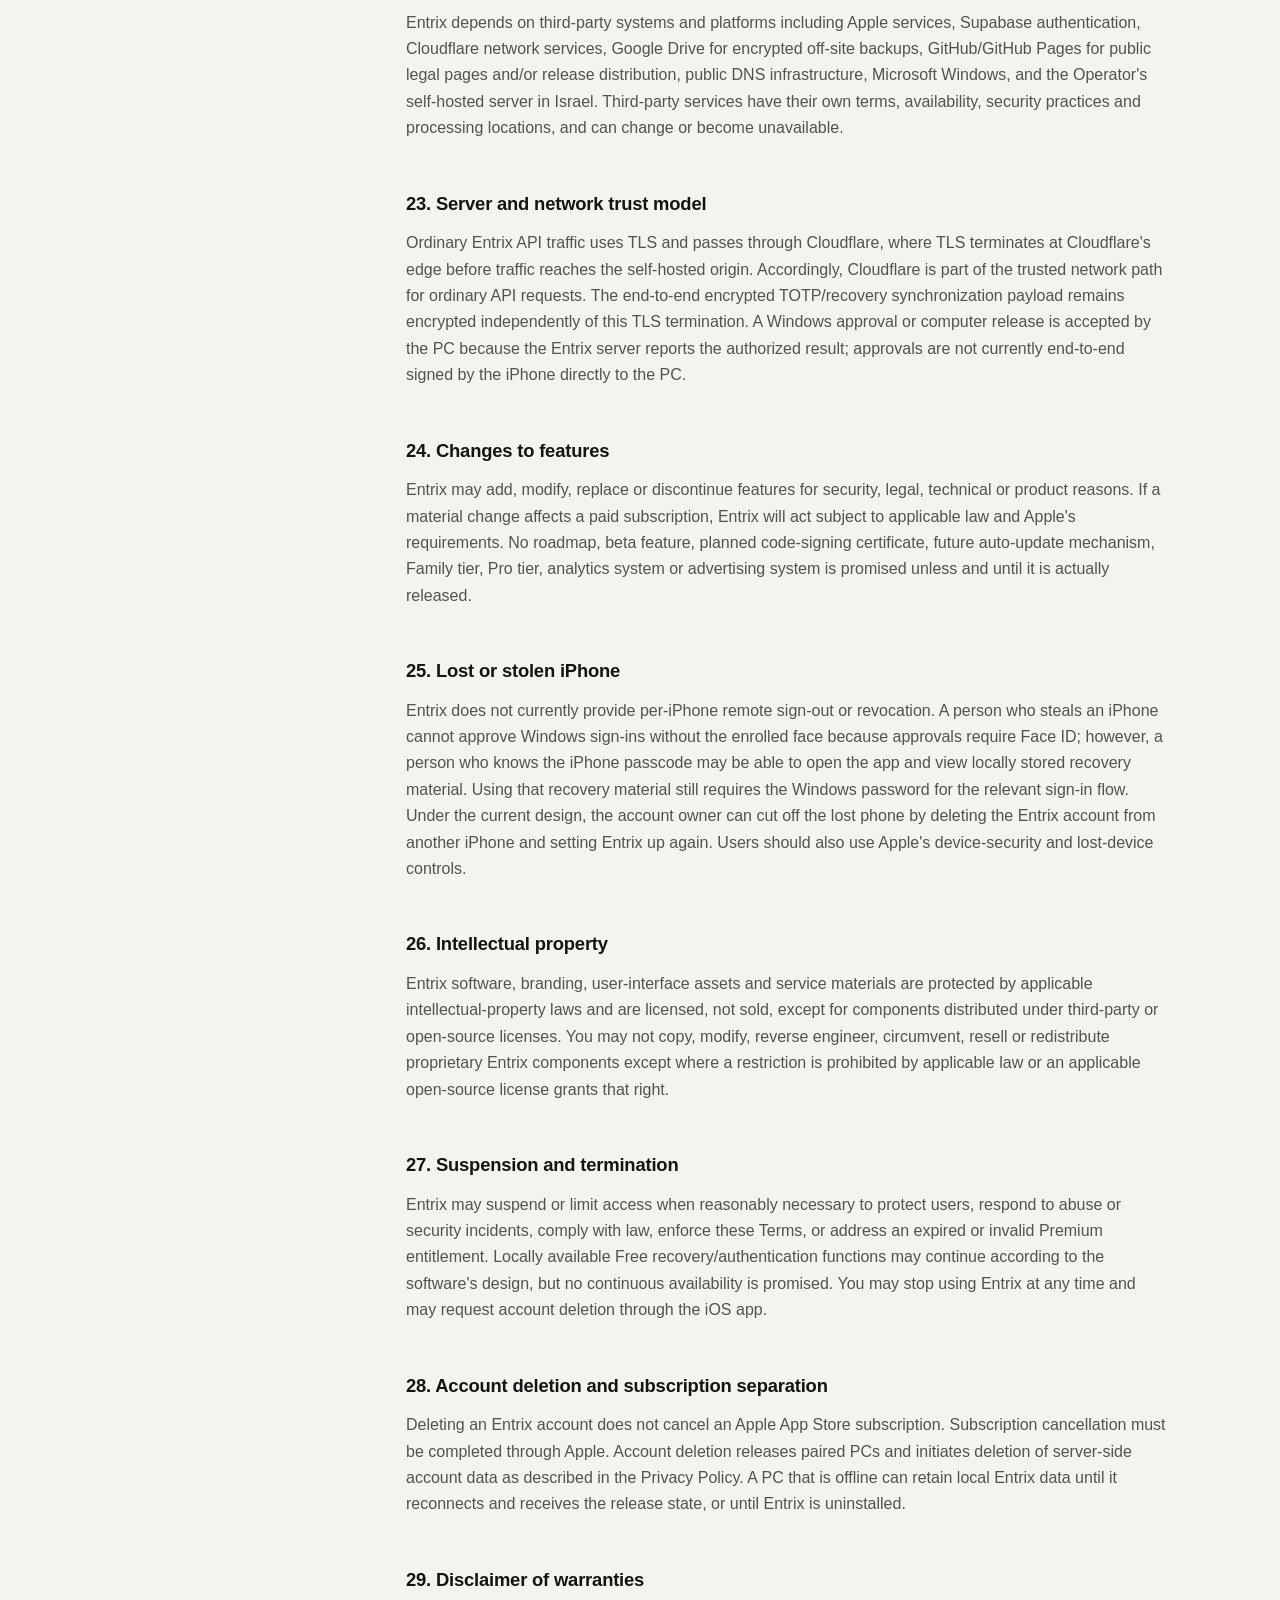
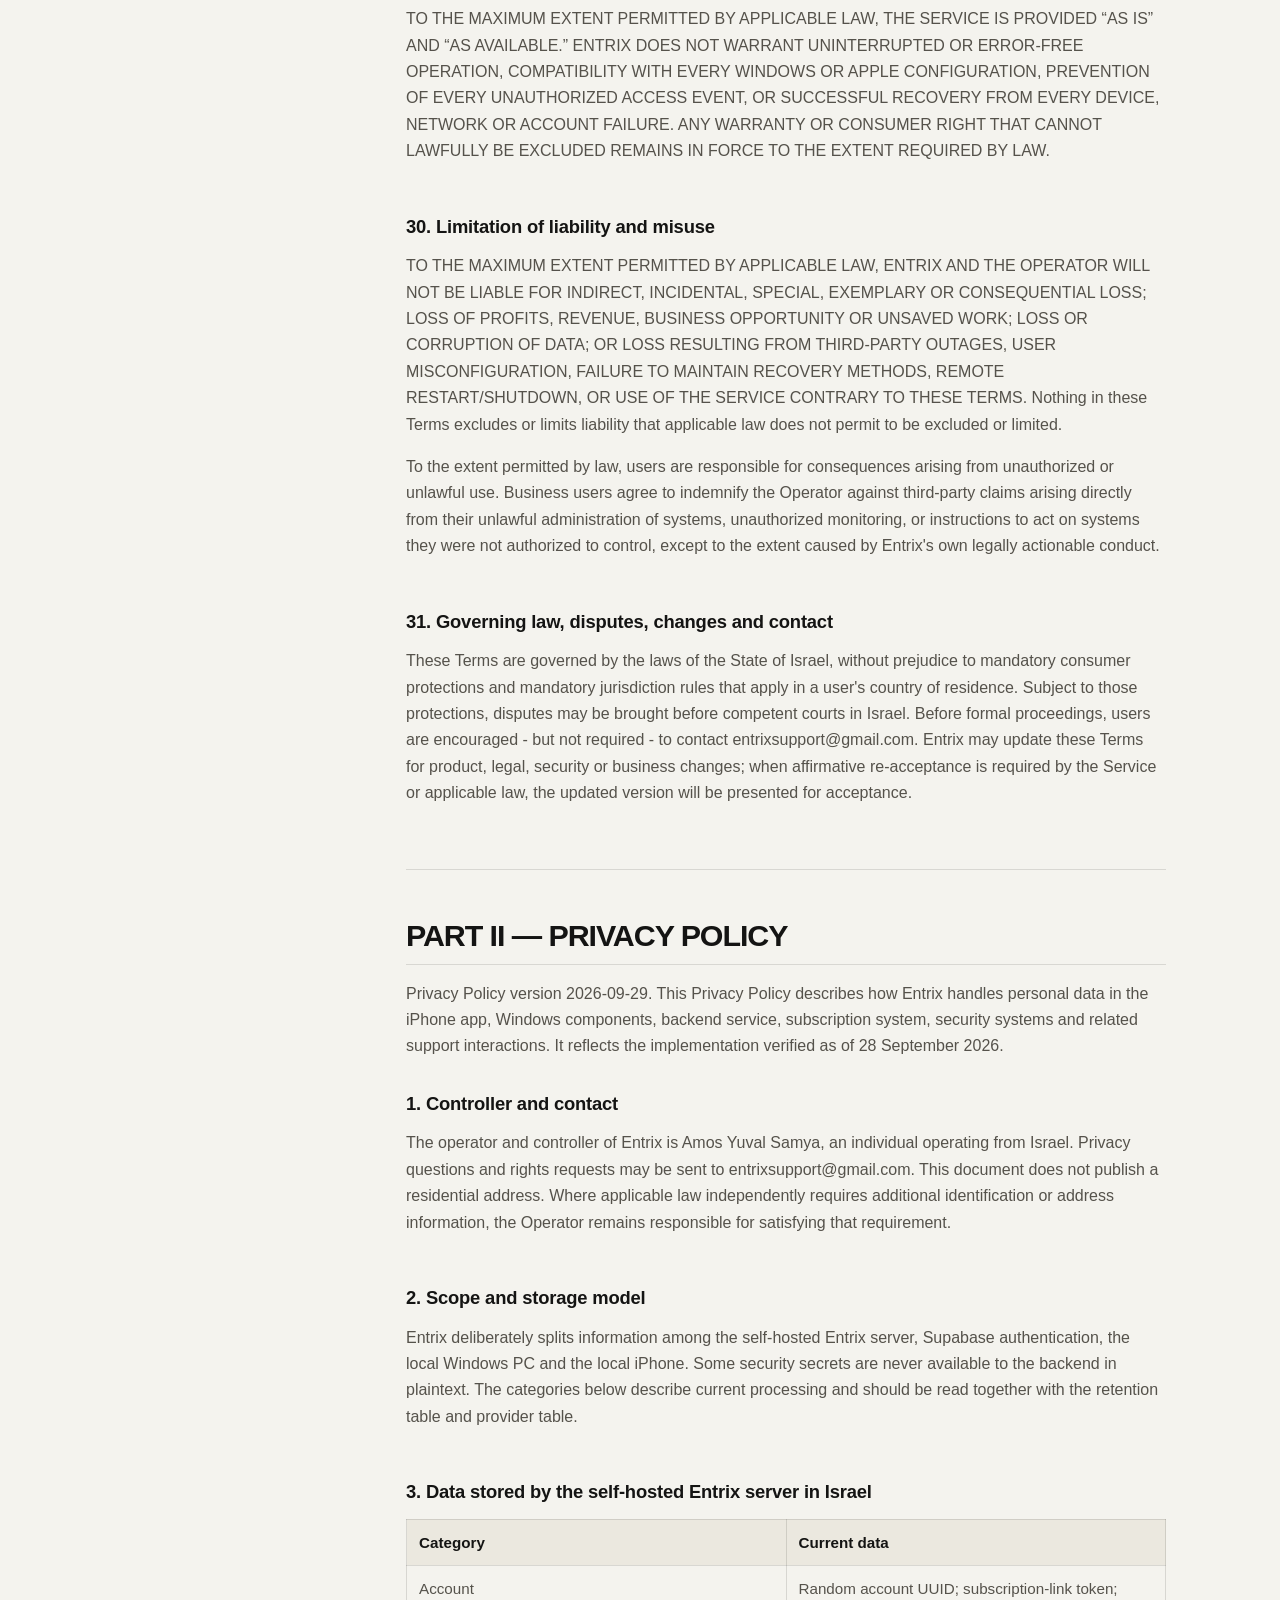
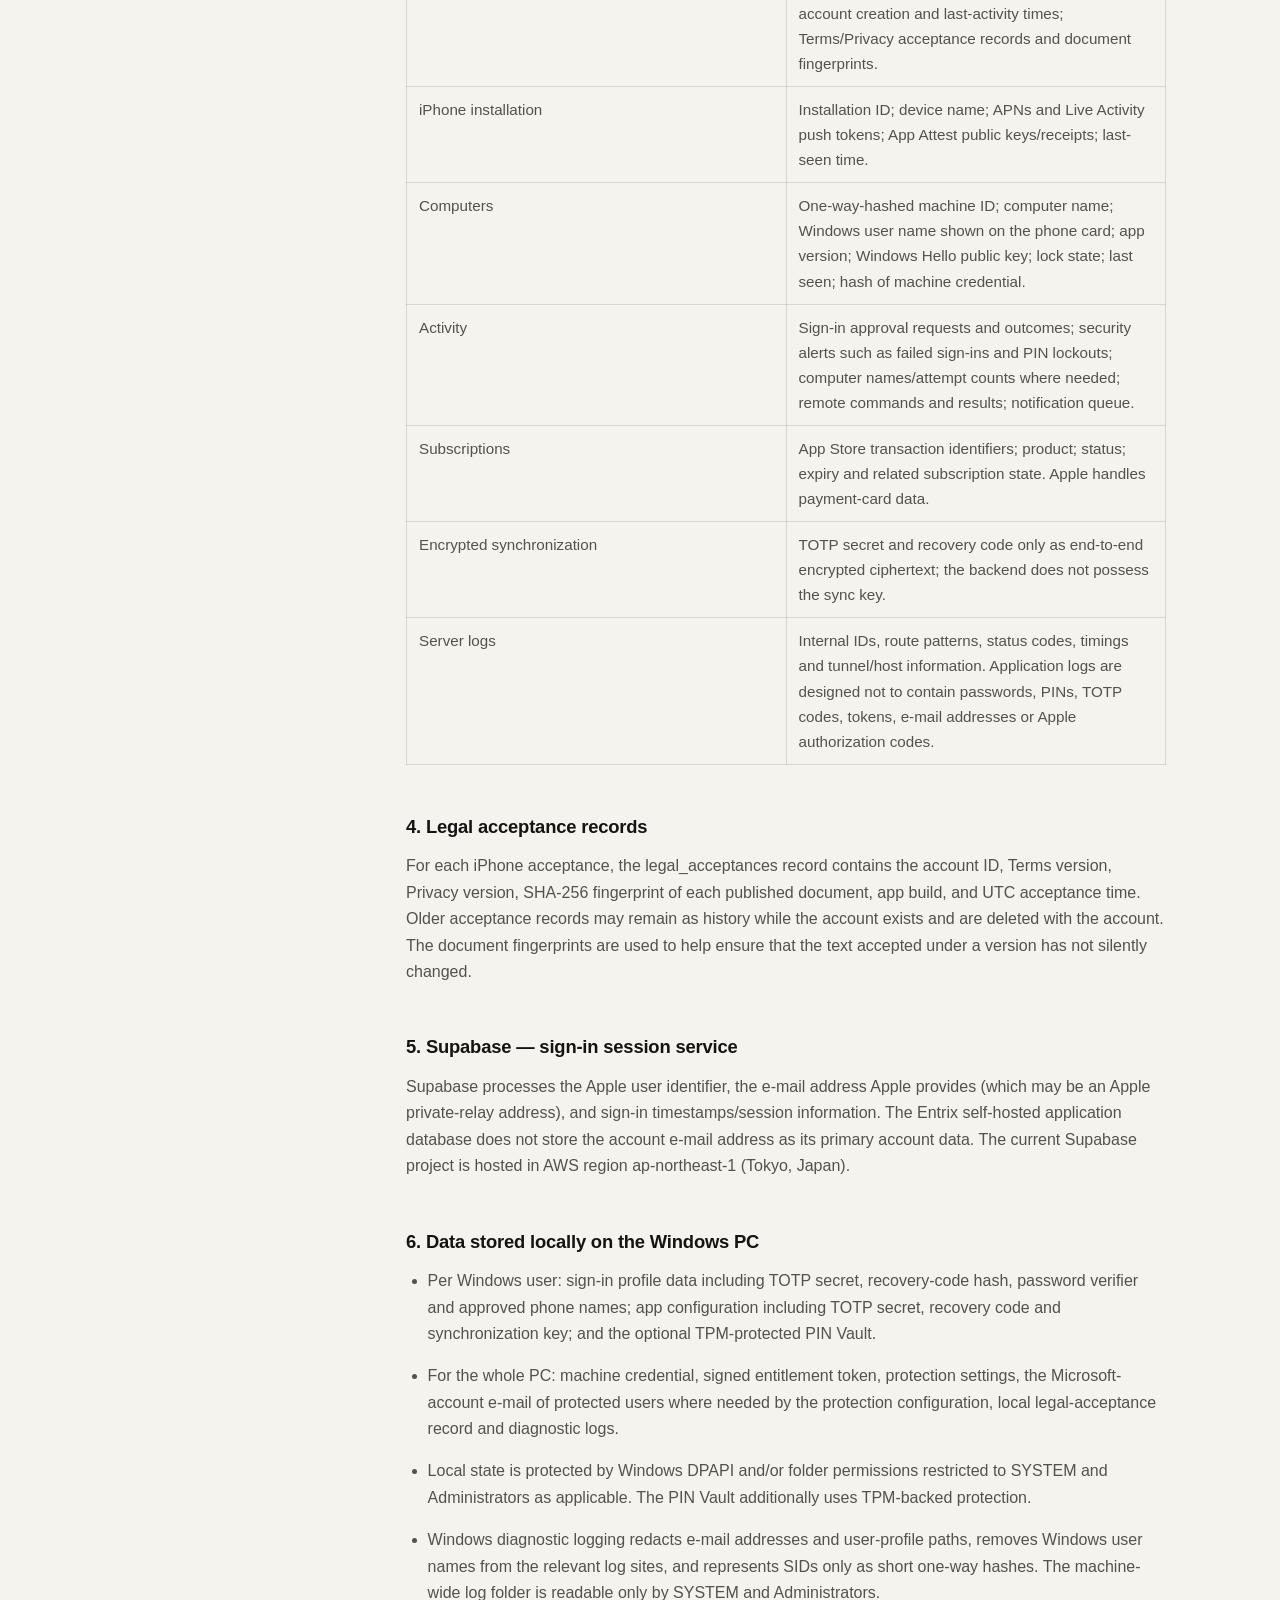
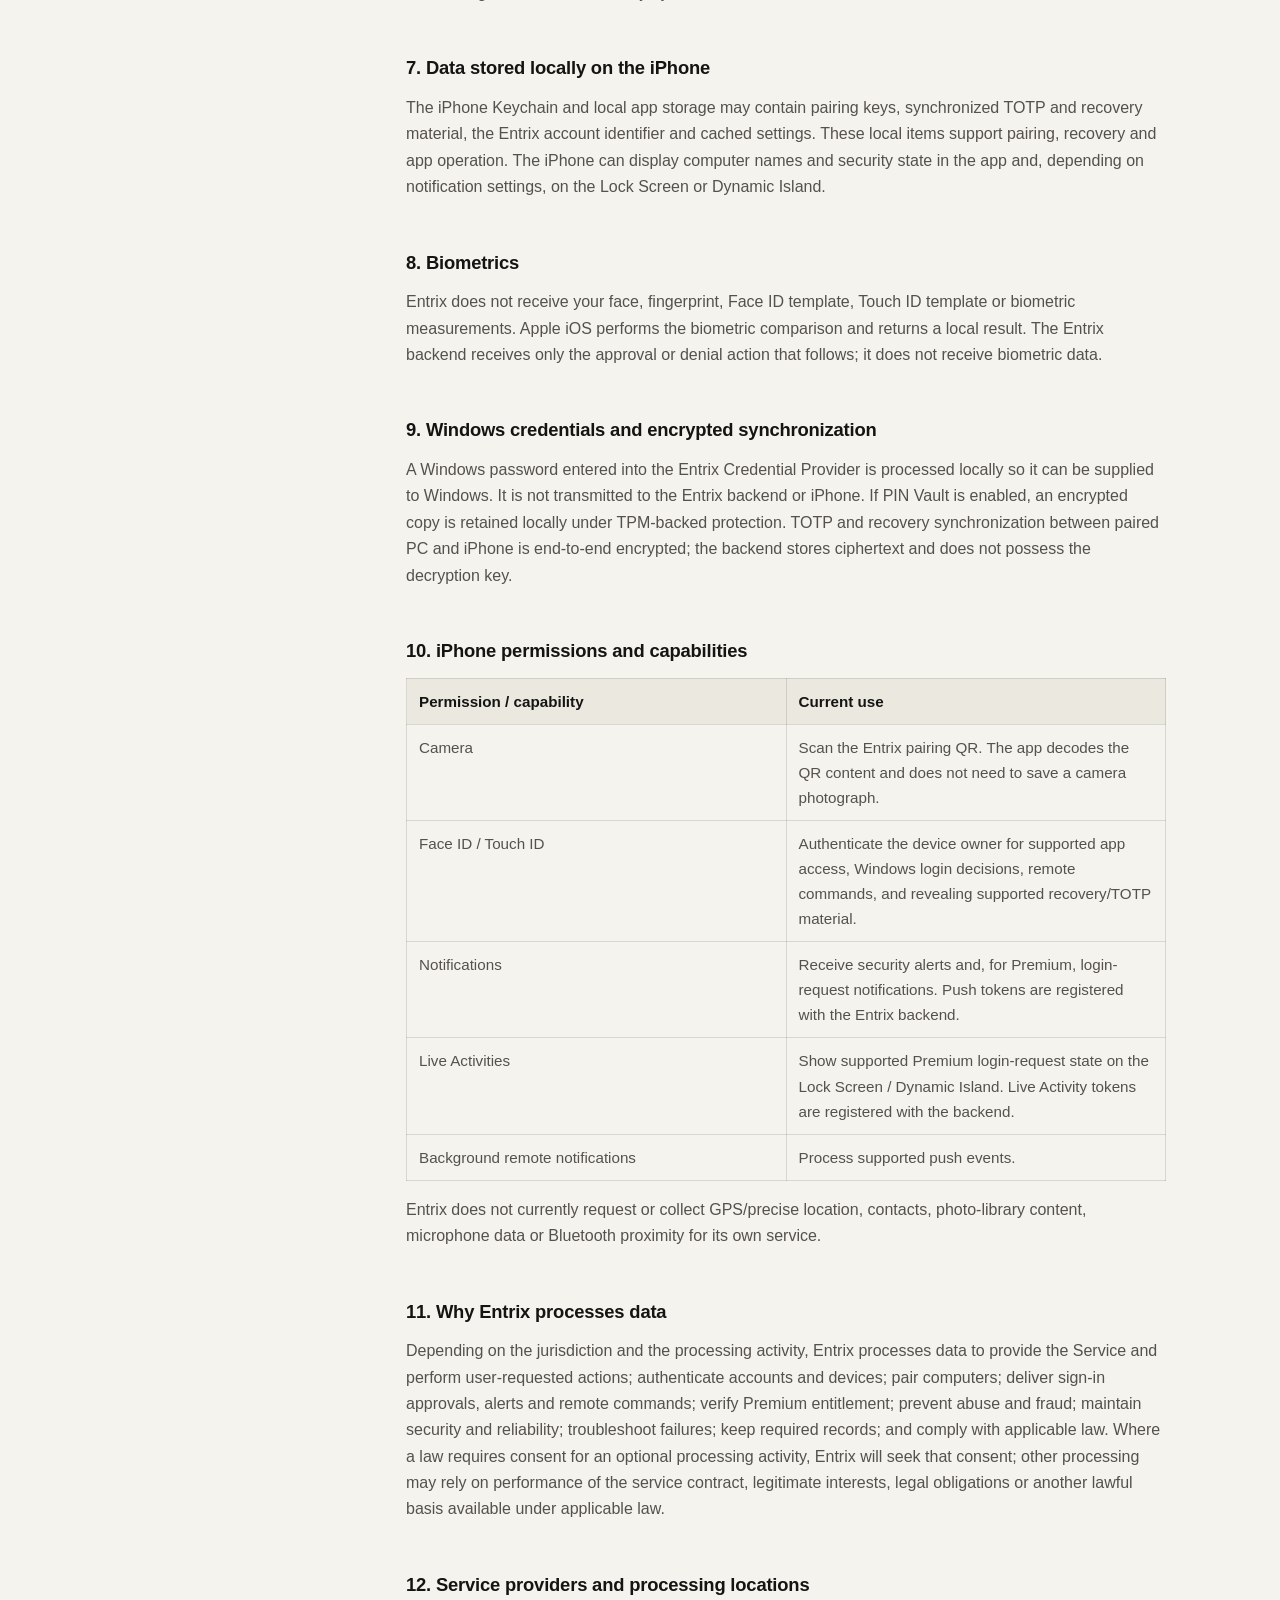
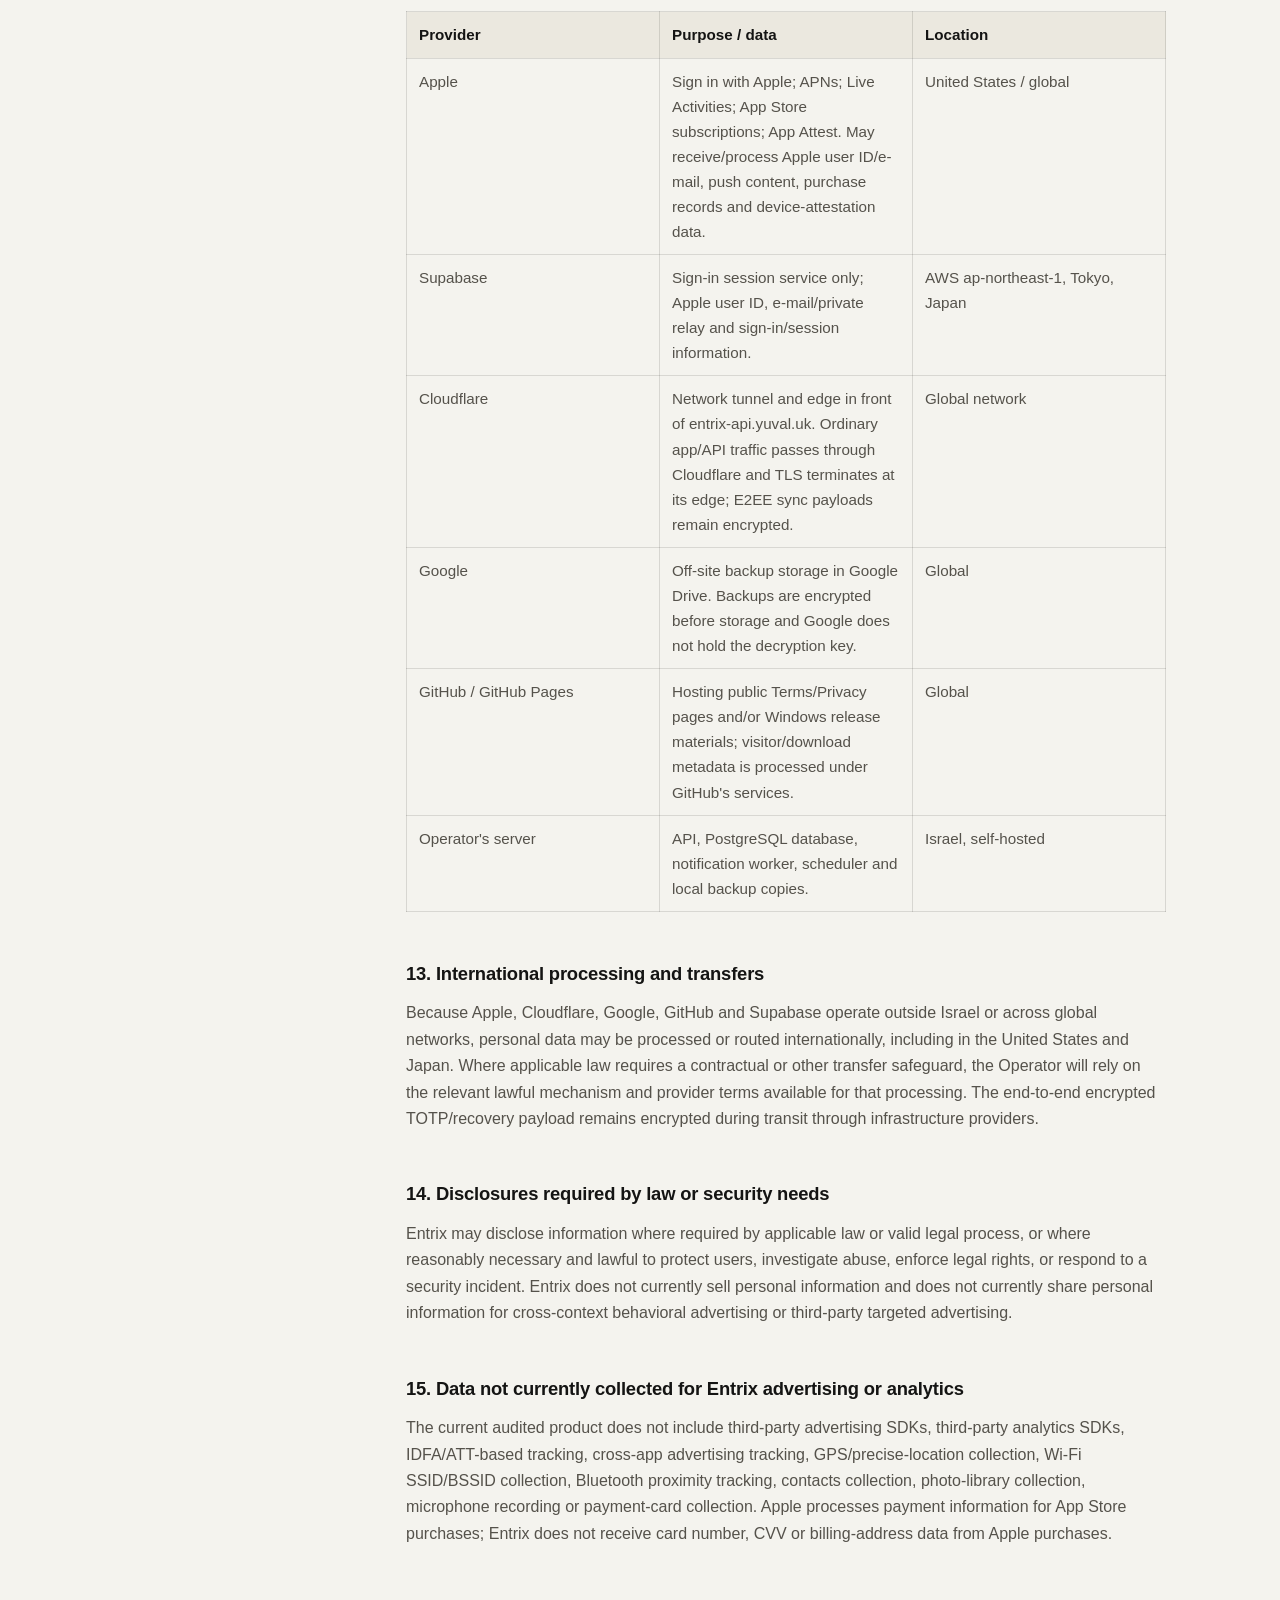
<file: legal/terms.html>
<!doctype html>
<html lang="en">
<head>
  <meta charset="utf-8">
  <meta name="viewport" content="width=device-width, initial-scale=1">
  <title>Terms of Service — Entrix</title>
  <meta http-equiv="refresh" content="0; url=legal-2026-09-29.html">
  <link rel="canonical" href="legal-2026-09-29.html">
  <link rel="stylesheet" href="styles.css">
</head>
<body>
  <main class="container legal-hero">
    <h1>Terms of Service</h1>
    <p>The current Terms of Service is version 2026-09-29: <a href="legal-2026-09-29.html">open it here</a>.</p>
  </main>
</body>
</html>
</file>
<file: styles.css>
/* Entrix — entrix.uk
   Colors and type follow the iOS app (BrandTokens.accentHex 0xDE7356, Theme.swift). */

:root {
  --bg: #FBFAF7;
  --bg-alt: #F4F3EE;
  --surface: #FFFFFF;
  --ink: #141413;
  --ink-2: #4F4D48;
  --ink-3: #6B6760;
  --line: #E6E2D8;
  --stone: #B1ADA1;
  --coral: #DE7356;
  --coral-strong: #B04A31;   /* white text on it: 5.4:1 (WCAG AA) */
  --coral-text: #A8462E;     /* coral for small text on sand: 5.3:1 */
  --coral-soft: rgba(222, 115, 86, 0.12);
  --night: #141413;
  --night-2: #1E1C19;
  --night-3: #29251F;
  --night-ink: #F4F3EE;
  --night-ink-2: #B1ADA1;
  --shadow-card: 0 1px 1px rgba(20, 20, 19, 0.03), 0 8px 24px rgba(20, 20, 19, 0.06);
  --shadow-float: 0 2px 4px rgba(20, 20, 19, 0.04), 0 30px 60px -12px rgba(20, 20, 19, 0.18);
  --radius-tile: 28px;
  --radius-card: 22px;
  --radius-btn: 980px;
  --wrap: 1080px;
  --gutter: max(22px, env(safe-area-inset-left), env(safe-area-inset-right));
  --font: -apple-system, BlinkMacSystemFont, "SF Pro Text", "SF Pro Display", "Inter", system-ui, "Segoe UI", Roboto, sans-serif;
  --mono: "SF Mono", ui-monospace, "JetBrains Mono", Menlo, Consolas, monospace;
  --ease-out: cubic-bezier(0.22, 1, 0.36, 1);
  color-scheme: light;
}

*, *::before, *::after { box-sizing: border-box; }
html { -webkit-text-size-adjust: 100%; scroll-behavior: smooth; scroll-padding-top: 64px; -webkit-tap-highlight-color: transparent; }
a, button, summary { touch-action: manipulation; }
body {
  margin: 0;
  background: var(--bg);
  color: var(--ink);
  font: 400 17px/1.47 var(--font);
  letter-spacing: -0.022em;
  -webkit-font-smoothing: antialiased;
  -moz-osx-font-smoothing: grayscale;
  text-rendering: optimizeLegibility;
  overflow-x: clip;
}
img, svg { display: block; max-width: 100%; }
svg { fill: currentColor; }
a { color: inherit; }
h1, h2, h3, p { margin: 0; }
button { font: inherit; }

.skip {
  position: absolute; left: 12px; top: -48px; z-index: 100;
  padding: 10px 16px; border-radius: 12px;
  background: var(--ink); color: var(--bg); text-decoration: none;
}
.skip:focus { top: 12px; }
:focus-visible { outline: 3px solid var(--coral); outline-offset: 3px; border-radius: 6px; }

.wrap { width: 100%; max-width: var(--wrap); margin: 0 auto; padding: 0 var(--gutter); }
.wrap--narrow { max-width: 760px; }

/* ------------------------------------------------------------------ nav */
.nav {
  position: sticky; top: 0; z-index: 50;
  background: color-mix(in srgb, var(--bg) 72%, transparent);
  -webkit-backdrop-filter: saturate(180%) blur(20px);
  backdrop-filter: saturate(180%) blur(20px);
  border-bottom: 1px solid color-mix(in srgb, var(--line) 70%, transparent);
}
.nav__inner {
  max-width: var(--wrap); margin: 0 auto; padding: 0 var(--gutter);
  height: 52px; display: flex; align-items: center; gap: 28px;
}
.nav__brand {
  display: inline-flex; align-items: center; gap: 8px;
  text-decoration: none; font-weight: 650; font-size: 19px; letter-spacing: -0.02em;
}
.nav__brand img { width: 22px; height: auto; }
.nav__links {
  display: flex; gap: 26px; list-style: none; margin: 0 auto; padding: 0;
  font-size: 13px; letter-spacing: -0.01em;
}
.nav__links a { text-decoration: none; color: var(--ink-2); transition: color 160ms; }
.nav__links a:hover { color: var(--ink); }
.nav__cta {
  margin-left: auto;
  font-size: 13px; font-weight: 600; text-decoration: none;
  padding: 6px 14px; border-radius: var(--radius-btn);
  background: var(--coral-strong); color: #fff;
  transition: transform 100ms ease-out, background 160ms;
}
.nav__links + .nav__cta { margin-left: 0; }
.nav__cta:active { transform: scale(0.96); }
@media (max-width: 760px) { .nav__links { display: none; } .nav__cta { margin-left: auto !important; } }

/* ------------------------------------------------------------------ buttons */
.btn {
  display: inline-flex; align-items: center; justify-content: center; gap: 8px;
  min-height: 48px; padding: 0 26px; border-radius: var(--radius-btn);
  font-size: 17px; font-weight: 600; letter-spacing: -0.01em; text-decoration: none;
  transition: transform 100ms ease-out, background 160ms, box-shadow 160ms;
}
.btn:active { transform: scale(0.97); }
.btn--primary { background: var(--coral-strong); color: #fff; box-shadow: 0 8px 22px -8px rgba(176, 74, 49, 0.55); }
.btn--primary:hover { background: #9F4229; }
.link-more {
  font-size: 17px; color: var(--coral-text); text-decoration: none; font-weight: 500;
  display: inline-flex; align-items: center; gap: 4px;
}
.link-more::after { content: ""; width: 7px; height: 7px; border-right: 1.7px solid currentColor; border-top: 1.7px solid currentColor; transform: rotate(45deg); margin-left: 2px; }
.link-more:hover { text-decoration: underline; text-underline-offset: 3px; }

/* ------------------------------------------------------------------ hero */
.hero {
  position: relative; isolation: isolate;
  padding: clamp(56px, 9vw, 104px) var(--gutter) 0;
  text-align: center;
  display: flex; flex-direction: column; align-items: center;
}
.hero__glow {
  position: absolute; inset: -52px 0 auto; height: 760px; z-index: -1; pointer-events: none;
  background:
    radial-gradient(42% 38% at 50% 18%, rgba(222, 115, 86, 0.22), transparent 70%),
    radial-gradient(30% 30% at 22% 8%, rgba(244, 196, 170, 0.35), transparent 70%),
    radial-gradient(30% 30% at 80% 10%, rgba(240, 204, 186, 0.30), transparent 70%);
}
.hero__mark {
  width: clamp(112px, 12vw, 150px); height: auto;
  filter: drop-shadow(0 26px 36px rgba(196, 85, 58, 0.28));
  animation: mark-in 1100ms var(--ease-out) both;
}
@keyframes mark-in {
  from { opacity: 0; transform: translateY(18px) scale(0.94); filter: drop-shadow(0 6px 10px rgba(196, 85, 58, 0)); }
  to { opacity: 1; transform: none; }
}
.hero__pill {
  display: inline-flex; align-items: center; gap: 8px;
  padding: 7px 14px 7px 10px; border-radius: 99px;
  background: var(--surface); color: var(--ink); text-decoration: none;
  font-size: 14px; font-weight: 600; letter-spacing: -0.01em;
  box-shadow: 0 1px 1px rgba(20, 20, 19, 0.04), 0 6px 18px rgba(196, 85, 58, 0.14), inset 0 0 0 1px rgba(222, 115, 86, 0.22);
  animation: rise 800ms var(--ease-out) both;
}
.hero__pill img { width: 13px; height: auto; }
.hero__pill:hover { box-shadow: 0 1px 1px rgba(20, 20, 19, 0.04), 0 8px 22px rgba(196, 85, 58, 0.2), inset 0 0 0 1px rgba(222, 115, 86, 0.4); }
.hero__title {
  margin-top: 26px;
  font-size: clamp(44px, 7.4vw, 88px);
  line-height: 1.03; font-weight: 650; letter-spacing: -0.038em;
  text-wrap: balance;
  animation: rise 900ms 120ms var(--ease-out) both;
}
.hero__lede {
  margin-top: 22px; max-width: 44ch;
  font-size: clamp(19px, 2.1vw, 24px); line-height: 1.38; letter-spacing: -0.018em;
  color: var(--ink-2); text-wrap: pretty;
  animation: rise 900ms 220ms var(--ease-out) both;
}
.hero__actions {
  margin-top: 34px; display: flex; gap: 26px; align-items: center; flex-wrap: wrap; justify-content: center;
  animation: rise 900ms 320ms var(--ease-out) both;
}
.btn--lg { min-height: 54px; padding: 0 32px; font-size: 18px; }
.btn--light { background: #fff; color: #9E3F28; box-shadow: 0 10px 30px -10px rgba(60, 20, 10, 0.45); }
.btn--light:hover { background: #FFF6F2; }
button.link-more { border: 0; background: none; padding: 0; cursor: pointer; font: inherit; font-size: 17px; font-weight: 500; }
.chips {
  list-style: none; margin: 26px 0 0; padding: 0;
  display: flex; flex-wrap: wrap; justify-content: center; gap: 8px 22px;
  font-size: 14px; color: var(--ink-2); letter-spacing: -0.01em;
  animation: rise 900ms 400ms var(--ease-out) both;
}
.chips li { display: inline-flex; align-items: center; gap: 6px; }
.chips svg { width: 16px; height: 16px; color: var(--coral); }
@keyframes rise { from { opacity: 0; transform: translateY(14px); } to { opacity: 1; transform: none; } }

/* ------------------------------------------------------------------ scene */
.scene { padding: clamp(40px, 6vw, 64px) var(--gutter) clamp(48px, 7vw, 88px); overflow-x: clip; }
.scene__stage {
  position: relative; max-width: 940px; margin: 0 auto;
  display: grid; grid-template-columns: 1fr; place-items: center;
  --phone-w: 268px;
}
.scene__caption {
  margin: 34px auto 0; max-width: 46ch; text-align: center;
  color: var(--ink-3); font-size: 15px; letter-spacing: -0.01em;
}
.replay {
  margin-left: 6px; border: 0; background: none; padding: 0;
  color: var(--coral-text); font-weight: 600; cursor: pointer;
}
.replay:hover { text-decoration: underline; text-underline-offset: 3px; }

/* laptop */
.laptop { width: min(780px, 100%); margin-right: calc(var(--phone-w) * 0.42); }
.laptop__screen {
  position: relative; aspect-ratio: 16 / 10;
  border-radius: 18px 18px 6px 6px; overflow: hidden;
  border: 11px solid #1b1b1d; border-bottom-width: 16px;
  background: #0b1530;
  box-shadow: var(--shadow-float);
}
.laptop__base {
  position: relative; height: 16px; margin: 0 -7%;
  background: linear-gradient(#e2e0dc, #b8b5ae);
  border-radius: 0 0 14px 14px / 0 0 12px 12px;
  box-shadow: 0 18px 30px -14px rgba(20, 20, 19, 0.35);
}
.laptop__base::before {
  content: ""; position: absolute; left: 50%; top: 0; width: 16%; height: 6px; transform: translateX(-50%);
  background: #a9a59d; border-radius: 0 0 8px 8px;
}

.win {
  position: absolute; inset: 0; color: #fff;
  background:
    radial-gradient(60% 70% at 72% 30%, rgba(77, 133, 255, 0.55), transparent 70%),
    radial-gradient(55% 60% at 25% 80%, rgba(126, 87, 255, 0.45), transparent 70%),
    linear-gradient(160deg, #0d1c47, #0a1027);
  font-family: "Segoe UI Variable", "Segoe UI", var(--font);
  letter-spacing: 0;
}
.win__lock {
  position: absolute; inset: 0; display: flex; flex-direction: column; align-items: center; justify-content: center;
  gap: clamp(6px, 1.2vw, 12px);
  transition: opacity 500ms var(--ease-out), transform 500ms var(--ease-out);
}
.win__avatar {
  flex: none; width: clamp(54px, 9vw, 96px); height: clamp(54px, 9vw, 96px); border-radius: 50%;
  background: rgba(255, 255, 255, 0.16); display: grid; place-items: center;
  border: 1px solid rgba(255, 255, 255, 0.25);
}
.win__avatar svg { width: 46%; height: 46%; color: rgba(255, 255, 255, 0.9); }
.win__name { font-size: clamp(15px, 2.2vw, 24px); font-weight: 600; }
.win__field {
  width: clamp(150px, 30%, 250px); padding: clamp(5px, 0.8vw, 8px) 12px; border-radius: 6px;
  background: rgba(255, 255, 255, 0.12); border: 1px solid rgba(255, 255, 255, 0.18);
  border-bottom: 2px solid rgba(255, 255, 255, 0.6);
  font-size: clamp(10px, 1.2vw, 13px); letter-spacing: 0.2em; color: rgba(255, 255, 255, 0.85);
}
.win__status { display: flex; align-items: center; gap: 8px; font-size: clamp(10px, 1.3vw, 14px); color: rgba(255, 255, 255, 0.92); }
.win__tiles { position: absolute; left: clamp(10px, 2vw, 20px); bottom: clamp(10px, 2vw, 20px); }
.win__tile {
  display: inline-flex; align-items: center; gap: 8px; padding: 6px 10px; border-radius: 6px;
  background: rgba(255, 255, 255, 0.14); font-size: clamp(9px, 1.1vw, 12px);
}
.win__tile img { width: 12px; height: auto; }
.win__welcome {
  position: absolute; inset: 0; display: flex; align-items: center; justify-content: center; gap: 14px;
  font-size: clamp(20px, 3.4vw, 36px); font-weight: 300; opacity: 0; transform: scale(1.03);
  transition: opacity 600ms var(--ease-out), transform 600ms var(--ease-out);
}
.spinner {
  width: 14px; height: 14px; border-radius: 50%; flex: none;
  border: 2px solid rgba(255, 255, 255, 0.25); border-top-color: #fff;
  animation: spin 900ms linear infinite;
}
.spinner--light { width: 24px; height: 24px; border-width: 2.5px; }
@keyframes spin { to { transform: rotate(360deg); } }

/* iPhone */
.iphone {
  position: absolute; right: 0; bottom: -28px;
  width: var(--phone-w); aspect-ratio: 9 / 19.2;
  padding: 10px; border-radius: 52px;
  background: linear-gradient(145deg, #3a3835, #121211 45%, #2a2826);
  box-shadow: var(--shadow-float), inset 0 0 0 1.5px rgba(255, 255, 255, 0.08);
}
.iphone__screen {
  position: relative; height: 100%; border-radius: 43px; overflow: hidden;
  background:
    radial-gradient(90% 45% at 50% 0%, rgba(240, 196, 176, 0.65), transparent 70%),
    #F4F3EE;
  color: #141413; letter-spacing: -0.015em;
}
.iphone__island { position: absolute; top: 10px; left: 50%; width: 33%; height: 25px; transform: translateX(-50%); background: #000; border-radius: 20px; z-index: 3; }
.iphone__status { display: flex; justify-content: space-between; align-items: center; padding: 15px 24px 0 28px; font-size: 13px; font-weight: 600; }
.iphone__bars { width: 46px; height: 11px; border-radius: 3px; background: linear-gradient(90deg, #141413 0 52%, transparent 52% 60%, #141413 60%); opacity: 0.85; }
.iphone__home { padding: 26px 16px 0; }
.mini-card { margin-top: 16px; padding: 12px 14px 14px; border-radius: 20px; background: #fff; box-shadow: 0 1px 1px rgba(20,20,19,.03), 0 8px 20px rgba(20,20,19,.06); border-left: 3px solid #DE7356; }
.mini-card__head { display: grid; grid-template-columns: 22px 1fr auto; align-items: center; gap: 8px; }
.mini-card__head svg { width: 20px; height: 20px; color: #DE7356; }
.mini-card__head b { font-size: 14px; font-weight: 650; }
.mini-card__head span { font-size: 10px; color: #6B6760; display: inline-flex; align-items: center; gap: 4px; }
.mini-card__head span::before { content: ""; width: 5px; height: 5px; border-radius: 50%; background: #DE7356; }
.mini-card__signed { margin-top: 10px; font-size: 11px; color: #4F4D48; display: flex; align-items: center; gap: 6px; }
.mini-card__signed svg { width: 14px; height: 14px; color: #34C759; }
.mini-card__code { margin-top: 10px; font: 600 9px/1 var(--mono); letter-spacing: .16em; color: #6B6760; }
.mini-card__digits { margin-top: 6px; font: 600 26px/1 var(--mono); letter-spacing: .02em; }
.mini-card__lock { margin-top: 12px; height: 36px; border-radius: 12px; background: #DE7356; color: #fff; display: flex; align-items: center; justify-content: center; gap: 6px; font-size: 13px; font-weight: 600; }
.mini-card__lock svg { width: 14px; height: 14px; }
.app-eyebrow { font: 600 10px/1 var(--mono); letter-spacing: 0.18em; text-transform: uppercase; color: #6B6760; }
.app-title { margin-top: 6px; font-size: 24px; font-weight: 700; letter-spacing: -0.03em; }

.sheet {
  position: absolute; left: 6px; right: 6px; bottom: 6px;
  padding: 10px 14px 14px; border-radius: 34px;
  background: #fff;
  box-shadow: 0 -10px 40px rgba(20, 20, 19, 0.12);
  text-align: center;
  transition: transform 520ms var(--ease-out), opacity 400ms;
}
.sheet__grabber { width: 36px; height: 5px; border-radius: 3px; background: #DDD9CF; margin: 0 auto 12px; }
.sheet__icon {
  position: relative; width: 50px; height: 50px; margin: 0 auto; border-radius: 50%;
  background: rgba(222, 115, 86, 0.16); color: #DE7356; display: grid; place-items: center;
  box-shadow: 0 0 0 6px rgba(222, 115, 86, 0.07);
}
.sheet__icon > svg { width: 24px; height: 24px; }
.sheet__badge { position: absolute; right: -2px; bottom: -2px; width: 18px; height: 18px; border-radius: 50%; background: #DE7356; color: #fff; display: grid; place-items: center; border: 2px solid #fff; }
.sheet__badge svg { width: 11px; height: 11px; }
.sheet__kicker { margin-top: 12px; font: 600 9px/1 var(--mono); letter-spacing: 0.2em; text-transform: uppercase; color: #6B6760; }
.sheet__pc { margin-top: 6px; font-size: 19px; font-weight: 700; letter-spacing: -0.025em; }
.sheet__sub { font-size: 12px; color: #6B6760; }
.sheet__rows { margin-top: 12px; padding: 8px 12px 10px; border-radius: 16px; background: #fff; border: 1px solid #ECE9E1; text-align: left; }
.sheet__row { display: grid; grid-template-columns: 14px 1fr auto; gap: 7px; align-items: center; font-size: 11px; color: #4F4D48; padding: 3px 0; }
.sheet__row svg { width: 13px; height: 13px; color: #8f8a7e; }
.sheet__row b { font-weight: 600; color: #141413; font-variant-numeric: tabular-nums; }
.sheet__bar { margin-top: 6px; height: 3px; border-radius: 2px; background: #EFE6E0; overflow: hidden; }
.sheet__bar i { display: block; height: 100%; width: 98%; background: #DE7356; border-radius: inherit; transition: width 1s linear; }
.sheet__note { margin-top: 10px; display: inline-flex; align-items: center; gap: 5px; font-size: 10px; color: #6B6760; }
.sheet__note svg { width: 10px; height: 10px; }
.sheet__approve {
  margin-top: 10px; height: 42px; border-radius: 14px; background: #DE7356; color: #fff;
  display: flex; align-items: center; justify-content: center; gap: 8px; font-size: 14px; font-weight: 600;
  box-shadow: 0 8px 18px -8px rgba(222, 115, 86, 0.8);
  transition: transform 120ms ease-out, filter 120ms;
}
.sheet__approve svg { width: 17px; height: 17px; }
.sheet__deny { margin-top: 8px; height: 40px; border-radius: 14px; background: rgba(222, 115, 86, 0.1); color: #C4553A; display: grid; place-items: center; font-size: 14px; font-weight: 600; }

.faceid {
  position: absolute; left: 50%; top: 42%; width: 128px; height: 128px; margin: -64px 0 0 -64px;
  border-radius: 30px; background: rgba(245, 245, 245, 0.86);
  -webkit-backdrop-filter: blur(20px); backdrop-filter: blur(20px);
  box-shadow: 0 20px 50px rgba(20, 20, 19, 0.25);
  display: flex; flex-direction: column; align-items: center; justify-content: center; gap: 10px;
  font-size: 13px; font-weight: 600; color: #141413;
  opacity: 0; transform: scale(0.86); transition: opacity 260ms var(--ease-out), transform 360ms var(--ease-out);
  z-index: 4;
}
.faceid__glyph, .faceid__check { width: 54px; height: 54px; color: #141413; transition: opacity 240ms, transform 360ms var(--ease-out); }
.faceid__check { position: absolute; top: 24px; color: #34C759; opacity: 0; transform: scale(0.6); }

/* scene states */
[data-scene][data-state="press"] .sheet__approve { transform: scale(0.96); filter: brightness(0.94); }
[data-scene][data-state="scan"] .faceid,
[data-scene][data-state="ok"] .faceid { opacity: 1; transform: none; }
[data-scene][data-state="scan"] .faceid__glyph { animation: scan 900ms ease-in-out infinite; }
@keyframes scan { 50% { transform: scale(0.92); opacity: 0.75; } }
[data-scene][data-state="ok"] .faceid__glyph { opacity: 0; transform: scale(0.7); }
[data-scene][data-state="ok"] .faceid__check { opacity: 1; transform: none; }
[data-scene][data-state="done"] .sheet { transform: translateY(105%); opacity: 0.4; }
[data-scene][data-state="done"] .faceid { opacity: 0; transform: scale(1.05); }
[data-scene][data-state="done"] .win__lock { opacity: 0; transform: scale(0.97); }
[data-scene][data-state="done"] .win__welcome { opacity: 1; transform: none; }

@media (max-width: 760px) {
  .laptop { margin-right: 0; }
  .iphone { right: -4px; bottom: -64px; transform: scale(0.5); transform-origin: bottom right; }
  .win__lock, .win__welcome { padding-right: 34%; }
  .win__lock { gap: 6px; }
  .win__avatar { width: 40px; height: 40px; }
  .win__name { font-size: 13px; }
  .win__field { display: none; }
  .win__status { font-size: 9.5px; gap: 6px; }
  .win__status .spinner { width: 10px; height: 10px; border-width: 1.5px; }
  .win__tile { padding: 4px 7px; font-size: 8.5px; gap: 5px; }
  .win__tile img { width: 9px; }
  .win__welcome { font-size: 18px; gap: 8px; }
  .spinner--light { width: 16px; height: 16px; border-width: 2px; }
  .scene__caption { margin-top: 92px; }
}
@media (min-width: 761px) and (max-width: 1040px) {
  .iphone { transform: scale(0.82); transform-origin: bottom right; }
}

/* ------------------------------------------------------------------ sections */
.section { padding: clamp(80px, 11vw, 140px) 0; }
.section__title {
  font-size: clamp(34px, 5.4vw, 60px); line-height: 1.06; font-weight: 650; letter-spacing: -0.032em;
  text-align: center; text-wrap: balance;
}
.section__lede {
  margin: 22px auto 0; max-width: 46ch; text-align: center;
  font-size: clamp(18px, 1.9vw, 21px); line-height: 1.42; color: var(--ink-2); letter-spacing: -0.016em;
}

/* worry */
.worry { padding-top: clamp(40px, 6vw, 72px); }
.worry__grid { margin-top: clamp(40px, 6vw, 64px); display: grid; grid-template-columns: repeat(3, 1fr); gap: 20px; }
.worry__card {
  padding: 30px 28px 32px; border-radius: var(--radius-tile);
  background: linear-gradient(180deg, var(--coral-soft), transparent 140%), var(--surface);
  box-shadow: var(--shadow-card);
}
.worry__card svg { width: 30px; height: 30px; color: var(--coral); }
.worry__card h3 { margin-top: 18px; font-size: 21px; line-height: 1.22; font-weight: 650; letter-spacing: -0.022em; }
.worry__card p { margin-top: 6px; color: var(--ink-2); }
.worry__answer {
  margin: clamp(36px, 5vw, 56px) auto 0; max-width: 30ch; text-align: center; text-wrap: balance;
  font-size: clamp(24px, 3vw, 34px); line-height: 1.18; font-weight: 700; letter-spacing: -0.03em;
}
.worry__answer img { display: block; width: 28px; height: auto; margin: 0 auto 14px; filter: drop-shadow(0 6px 10px rgba(196, 85, 58, 0.3)); }
@media (max-width: 820px) { .worry__grid { grid-template-columns: 1fr; max-width: 520px; margin-inline: auto; } }

/* how */
.how { background: var(--bg-alt); }
.steps {
  list-style: none; padding: 0; margin: clamp(48px, 7vw, 80px) 0 0;
  display: grid; grid-template-columns: repeat(3, 1fr); gap: clamp(28px, 4vw, 56px);
  counter-reset: none;
}
.step__num {
  display: grid; place-items: center; width: 36px; height: 36px; border-radius: 50%;
  background: var(--surface); color: var(--coral-text); font-weight: 700; font-size: 16px;
  box-shadow: var(--shadow-card);
}
.step h3 { margin-top: 20px; font-size: 21px; line-height: 1.24; font-weight: 650; letter-spacing: -0.022em; }
.step p { margin-top: 8px; color: var(--ink-2); font-size: 17px; }
@media (max-width: 860px) { .steps { grid-template-columns: 1fr; max-width: 520px; margin-inline: auto; } }

/* features bento */
.bento {
  margin-top: clamp(48px, 7vw, 80px);
  display: grid; gap: 20px;
  grid-template-columns: repeat(6, 1fr);
}
.tile {
  position: relative; overflow: hidden;
  background: var(--surface); border-radius: var(--radius-tile);
  padding: clamp(28px, 3.4vw, 44px);
  box-shadow: var(--shadow-card);
  display: flex; flex-direction: column;
}
.tile h3 { font-size: clamp(24px, 2.6vw, 30px); line-height: 1.12; font-weight: 700; letter-spacing: -0.028em; text-wrap: balance; }
.tile p { margin-top: 12px; color: var(--ink-2); font-size: 17px; max-width: 42ch; }
.tag {
  align-self: flex-start; margin-bottom: 14px;
  font-size: 12px; font-weight: 600; letter-spacing: 0;
  padding: 4px 10px; border-radius: 99px; background: var(--coral-soft); color: var(--coral-text);
}
.tile--code { grid-column: span 6; flex-direction: row; align-items: center; gap: clamp(28px, 5vw, 72px);
  background:
    radial-gradient(70% 90% at 100% 50%, rgba(222, 115, 86, 0.10), transparent 70%),
    var(--surface);
}
.tile--code .tile__copy { flex: 1 1 0; }
.tile--code h3 { font-size: clamp(30px, 3.6vw, 44px); }
.tile--alerts, .tile--recovery { grid-column: span 3; }
.tile--alerts { background: linear-gradient(180deg, var(--coral-soft), transparent 70%), var(--surface); }
.tile--remote, .tile--fleet, .tile--push { grid-column: span 2; }
@media (max-width: 980px) {
  .tile--remote, .tile--fleet, .tile--push { grid-column: span 3; }
  .tile--push { grid-column: span 6; }
}
@media (max-width: 720px) {
  .bento { grid-template-columns: 1fr; }
  .tile, .tile--code, .tile--push { grid-column: auto; }
  .tile--code { flex-direction: column; align-items: stretch; }
  .tile--code .code-card { flex: none; }
}

.mono-label { font: 600 11px/1 var(--mono); letter-spacing: 0.16em; text-transform: uppercase; color: var(--ink-3); }

.code-card {
  flex: 0 1 420px; padding: 22px 26px 18px; border-radius: var(--radius-card);
  background: var(--bg); border: 1px solid var(--line);
}
.code-card__head { display: flex; justify-content: space-between; align-items: center; }
.code-card__secs { font-size: 13px; color: var(--ink-3); font-variant-numeric: tabular-nums; }
.code-card__digits {
  margin-top: 14px; font: 600 clamp(48px, 6vw, 68px)/1 var(--mono); letter-spacing: 0.02em; text-align: center;
  font-variant-numeric: tabular-nums; color: var(--ink);
  transition: opacity 240ms;
}
.code-card__bar { margin-top: 20px; height: 4px; border-radius: 3px; background: var(--coral-soft); overflow: hidden; }
.code-card__bar i { display: block; height: 100%; width: 86%; background: var(--coral); border-radius: inherit; transition: width 1s linear; }
.code-card__hint { margin-top: 10px; font-size: 12px; color: var(--ink-3); text-align: center; }

.alert-card {
  margin-top: auto; padding-top: 28px; display: flex; align-items: center; gap: 14px;
}
.alert-card > div { flex: 1; padding: 14px 16px 14px 0; display: flex; flex-direction: column; border-bottom: 1px solid var(--line); }
.alert-card b { font-size: 16px; font-weight: 600; }
.alert-card span:last-child { font-size: 13px; color: var(--ink-3); }
.alert-card__icon { width: 40px; height: 40px; border-radius: 50%; background: var(--coral-soft); color: var(--coral); display: grid; place-items: center; flex: none; }
.alert-card__icon svg { width: 20px; height: 20px; }

.recovery-card { margin-top: auto; padding-top: 28px; }
.recovery-card code { display: block; margin-top: 10px; font: 500 clamp(13px, 1.5vw, 16px)/1.3 var(--mono); color: var(--ink-2); letter-spacing: 0.02em; word-break: break-all; }
.recovery-card__actions { margin-top: 16px; display: flex; gap: 10px; }
.pill { display: inline-flex; align-items: center; gap: 6px; padding: 9px 18px; border-radius: 12px; font-size: 14px; font-weight: 600; background: var(--bg-alt); color: var(--ink); }
.pill--coral { background: var(--coral); color: #fff; }
.pill svg { width: 16px; height: 16px; }

.remote { margin-top: auto; padding-top: 28px; display: grid; grid-template-columns: 1fr 1fr; gap: 8px; }
.remote span { display: flex; align-items: center; justify-content: center; gap: 6px; height: 40px; border-radius: 12px; font-size: 14px; font-weight: 600; }
.remote svg { width: 16px; height: 16px; }
.remote__lock { grid-column: 1 / -1; background: var(--coral); color: #fff; height: 44px !important; }
.remote__btn { background: var(--bg-alt); }
.remote__btn--warn { color: var(--coral-text); }

.fleet { list-style: none; margin: auto 0 0; padding: 28px 0 0; display: grid; gap: 8px; }
.fleet li { display: grid; grid-template-columns: 20px 1fr auto; align-items: center; gap: 10px; padding: 11px 14px; border-radius: 14px; background: var(--bg-alt); border-left: 3px solid var(--coral); }
.fleet svg { width: 18px; height: 18px; color: var(--coral); }
.fleet b { font-size: 15px; font-weight: 600; }
.live { font-size: 12px; color: var(--ink-3); display: inline-flex; align-items: center; gap: 5px; }
.live::before { content: ""; width: 6px; height: 6px; border-radius: 50%; background: var(--coral); }

.banner {
  margin-top: auto; padding: 12px 14px; margin-top: 28px;
  display: grid; grid-template-columns: 34px 1fr auto; gap: 12px; align-items: center;
  border-radius: 20px; background: color-mix(in srgb, var(--bg-alt) 80%, transparent);
  border: 1px solid var(--line);
}
.banner img { border-radius: 8px; }
.banner b { display: block; font-size: 14px; font-weight: 600; }
.banner span { font-size: 13px; color: var(--ink-2); }
.banner time { align-self: start; font-size: 12px; color: var(--ink-3); }
.tile--push { justify-content: flex-start; }

/* security (night band) */
.security { background: var(--night); color: var(--night-ink); }
.security .section__lede { color: var(--night-ink-2); }
.facts {
  margin-top: clamp(48px, 7vw, 80px);
  display: grid; grid-template-columns: repeat(3, 1fr); gap: clamp(36px, 4.5vw, 64px) clamp(28px, 4vw, 56px);
}
.fact svg { width: 30px; height: 30px; color: var(--coral); }
.fact svg[viewBox="0 0 48 48"] { stroke-width: 3; }
.fact h3 { margin-top: 18px; font-size: 21px; line-height: 1.24; font-weight: 650; letter-spacing: -0.022em; }
.fact p { margin-top: 8px; color: var(--night-ink-2); font-size: 17px; }
@media (max-width: 900px) { .facts { grid-template-columns: 1fr 1fr; } }
@media (max-width: 600px) { .facts { grid-template-columns: 1fr; } }

/* plans */
.plans__grid { margin: clamp(48px, 7vw, 80px) auto 0; max-width: 880px; display: grid; grid-template-columns: 1fr 1fr; gap: 20px; }
.plan { position: relative; padding: clamp(30px, 3.6vw, 44px); border-radius: var(--radius-tile); background: var(--bg-alt); }
.plan h3 { font-size: 28px; font-weight: 700; letter-spacing: -0.028em; }
.plan__lede { margin-top: 6px; color: var(--ink-2); }
.plan--premium {
  background:
    radial-gradient(80% 60% at 100% 0%, rgba(222, 115, 86, 0.16), transparent 70%),
    var(--surface);
  box-shadow: var(--shadow-card), inset 0 0 0 1.5px rgba(222, 115, 86, 0.35);
}
.plan__mark { position: absolute; right: 30px; top: 28px; width: 40px; height: auto; filter: drop-shadow(0 8px 12px rgba(196, 85, 58, 0.25)); }
.plan__note { margin-top: 24px; font-size: 15px; color: var(--ink-3); }
.checks { list-style: none; margin: 26px 0 0; padding: 0; display: grid; gap: 12px; }
.checks li { position: relative; padding-left: 30px; font-size: 17px; }
.checks li::before {
  content: ""; position: absolute; left: 0; top: 3px; width: 20px; height: 20px; border-radius: 50%;
  background: var(--coral-soft) url("data:image/svg+xml,%3Csvg xmlns='http://www.w3.org/2000/svg' viewBox='0 0 24 24'%3E%3Cpath d='m6 12.5 4 4L18 8' fill='none' stroke='%23DE7356' stroke-width='2.8' stroke-linecap='round' stroke-linejoin='round'/%3E%3C/svg%3E") center / 14px no-repeat;
}
.plans__foot { margin-top: 28px; text-align: center; color: var(--ink-3); font-size: 15px; }
@media (max-width: 720px) { .plans__grid { grid-template-columns: 1fr; } }

/* download */
.download { background: var(--bg-alt); text-align: center; }
.download__mark { width: 96px; height: auto; margin: 0 auto 28px; filter: drop-shadow(0 16px 24px rgba(196, 85, 58, 0.25)); }
.get { margin: clamp(40px, 6vw, 64px) auto 0; max-width: 760px; display: grid; grid-template-columns: 1fr 1fr; gap: 20px; }
.get__card { padding: 34px 28px; border-radius: var(--radius-tile); background: var(--surface); box-shadow: var(--shadow-card); display: flex; flex-direction: column; align-items: center; }
.get__card svg { width: 34px; height: 34px; color: var(--ink); }
.get__card h3 { margin-top: 16px; font-size: 21px; font-weight: 650; letter-spacing: -0.022em; }
.get__card p { margin-top: 4px; color: var(--coral-text); font-weight: 600; }
.get__req { margin-top: 14px; font-size: 13px; color: var(--ink-3); }
@media (max-width: 640px) { .get { grid-template-columns: 1fr; } }

/* closing band */
.cta-band { padding: clamp(24px, 4vw, 40px) var(--gutter); }
.cta-band__inner {
  position: relative; overflow: hidden; isolation: isolate;
  max-width: 1180px; margin: 0 auto; padding: clamp(56px, 8vw, 104px) clamp(24px, 5vw, 64px);
  border-radius: clamp(28px, 4vw, 44px); text-align: center; color: #fff;
  background:
    radial-gradient(60% 70% at 50% 0%, rgba(255, 214, 196, 0.55), transparent 70%),
    radial-gradient(50% 60% at 0% 100%, rgba(178, 70, 45, 0.7), transparent 70%),
    linear-gradient(160deg, #E8805F, #D2603F 55%, #B9502F);
  box-shadow: 0 40px 80px -30px rgba(178, 70, 45, 0.55);
}
.cta-band__icon { width: clamp(96px, 10vw, 120px); height: auto; margin: 0 auto 28px; border-radius: 22.5%; box-shadow: 0 24px 50px -12px rgba(90, 25, 10, 0.55), 0 0 0 1px rgba(255, 255, 255, 0.35); }
.cta-band__title { font-size: clamp(36px, 5.6vw, 64px); line-height: 1.04; font-weight: 650; letter-spacing: -0.038em; text-wrap: balance; }
.cta-band__lede { margin: 20px auto 0; max-width: 40ch; font-size: clamp(18px, 1.9vw, 21px); line-height: 1.42; color: rgba(255, 255, 255, 0.9); }
.cta-band__actions { margin-top: 32px; display: flex; justify-content: center; }
.cta-band__platforms { margin-top: 36px; display: flex; flex-wrap: wrap; justify-content: center; gap: 14px 40px; }
.cta-band__platforms > div { display: flex; align-items: center; gap: 12px; text-align: left; }
.cta-band__platforms svg { width: 28px; height: 28px; color: #fff; flex: none; }
.cta-band__platforms span { display: flex; flex-direction: column; font-size: 13px; color: rgba(255, 255, 255, 0.82); }
.cta-band__platforms b { font-size: 15px; color: #fff; font-weight: 600; }

/* mobile dock */
.dock {
  position: fixed; left: 12px; right: 12px; bottom: calc(12px + env(safe-area-inset-bottom, 0px)); z-index: 60;
  display: none; align-items: center; justify-content: space-between; gap: 12px;
  padding: 10px 10px 10px 18px; border-radius: 22px;
  background: color-mix(in srgb, var(--surface) 82%, transparent);
  -webkit-backdrop-filter: saturate(180%) blur(20px); backdrop-filter: saturate(180%) blur(20px);
  box-shadow: 0 12px 40px rgba(20, 20, 19, 0.18), inset 0 0 0 1px color-mix(in srgb, var(--line) 80%, transparent);
  transform: translateY(140%); transition: transform 420ms var(--ease-out);
}
.dock[data-show] { transform: none; }
.dock__text { display: flex; flex-direction: column; font-size: 13px; color: var(--ink-2); line-height: 1.3; }
.dock__text b { font-size: 15px; color: var(--ink); }
.dock .btn { min-height: 44px; padding: 0 20px; font-size: 15px; }
@media (max-width: 760px) { .dock { display: flex; } }

/* faq */
.faq .section__title { margin-bottom: clamp(36px, 5vw, 56px); }
details { border-bottom: 1px solid var(--line); }
details:first-of-type { border-top: 1px solid var(--line); }
summary {
  list-style: none; cursor: pointer; padding: 22px 40px 22px 0; position: relative;
  font-size: 19px; font-weight: 600; letter-spacing: -0.02em;
}
summary::-webkit-details-marker { display: none; }
summary::after {
  content: ""; position: absolute; right: 6px; top: 50%; width: 10px; height: 10px; margin-top: -7px;
  border-right: 2px solid var(--ink-3); border-bottom: 2px solid var(--ink-3); transform: rotate(45deg);
  transition: transform 220ms var(--ease-out);
}
details[open] summary::after { transform: rotate(-135deg); margin-top: -2px; }
details p { padding: 0 40px 24px 0; color: var(--ink-2); max-width: 62ch; }

/* footer */
.footer { padding: 40px 0 48px; border-top: 1px solid var(--line); font-size: 13px; color: var(--ink-3); }
.footer__inner { display: grid; grid-template-columns: auto 1fr; gap: 16px 32px; align-items: center; }
.footer__brand { display: inline-flex; align-items: center; gap: 8px; font-weight: 650; font-size: 15px; color: var(--ink); }
.footer__brand img { width: 20px; height: auto; }
.footer__links { justify-self: end; display: flex; flex-wrap: wrap; gap: 8px 24px; }
.footer__links a { text-decoration: none; color: var(--ink-2); }
.footer__links a:hover { color: var(--ink); text-decoration: underline; text-underline-offset: 3px; }
.footer__legal { grid-column: 1 / -1; font-size: 12px; line-height: 1.5; max-width: 80ch; }
@media (max-width: 640px) { .footer__inner { grid-template-columns: 1fr; } .footer__links { justify-self: start; } }

/* ------------------------------------------------------------------ preferences */
@media (prefers-reduced-motion: reduce) {
  *, *::before, *::after { animation-duration: 1ms !important; animation-iteration-count: 1 !important; transition-duration: 1ms !important; scroll-behavior: auto !important; }
}
@media (prefers-reduced-transparency: reduce) {
  .nav { background: var(--bg); -webkit-backdrop-filter: none; backdrop-filter: none; }
}
@media (prefers-contrast: more) {
  :root { --ink-2: var(--ink); --ink-3: var(--ink); --line: var(--ink-3); }
}

/* ------------------------------------------------------------------ Apple-style additions */

/* two-tone headings: the lead phrase in ink, the rest in grey */
.hl h3, .how__step h3 { color: var(--ink-3); }
.hl h3 b, .how__step h3 b { color: var(--ink); font-weight: inherit; }

/* highlights gallery */
.highlights { padding-bottom: clamp(56px, 8vw, 96px); }
.highlights__title { font-size: clamp(34px, 5vw, 56px); line-height: 1.06; font-weight: 650; letter-spacing: -0.035em; }
.gallery {
  --edge: max(var(--gutter), calc((100vw - var(--wrap)) / 2 + var(--gutter)));
  display: flex; gap: 20px; overflow-x: auto; overscroll-behavior-x: contain;
  scroll-snap-type: x mandatory; scroll-padding-inline: var(--edge);
  padding: clamp(32px, 4vw, 48px) var(--edge) 28px;
  scrollbar-width: none;
}
.gallery::-webkit-scrollbar { display: none; }
.gallery:focus-visible { outline-offset: -6px; }
.hl {
  position: relative; overflow: hidden; flex: 0 0 min(84vw, 820px);
  min-height: clamp(460px, 52vw, 600px);
  display: flex; flex-direction: column;
  padding: clamp(28px, 4vw, 52px); border-radius: 32px;
  background: var(--surface); box-shadow: var(--shadow-card);
  scroll-snap-align: start;
}
.hl h3 { font-size: clamp(22px, 2.5vw, 32px); line-height: 1.16; font-weight: 600; letter-spacing: -0.026em; max-width: 24ch; text-wrap: balance; }
.hl__visual { flex: 1; display: grid; place-items: center; padding-top: 28px; }
.hl .tag { margin-bottom: 14px; }
.hl--faceid { background: radial-gradient(70% 70% at 50% 75%, rgba(222, 115, 86, 0.22), transparent 70%), var(--surface); }
.hl--code { background: var(--bg-alt); }
.hl--code .code-card { width: min(440px, 100%); background: var(--surface); }
.hl--alerts { background: linear-gradient(180deg, var(--coral-soft), transparent 80%), var(--surface); }
.hl--recovery .recovery-card { width: min(470px, 100%); padding: 24px 26px; border-radius: var(--radius-card); background: var(--bg); border: 1px solid var(--line); }
.hl--remote { background: var(--night); }
.hl--remote h3 { color: var(--night-ink-2); }
.hl--remote h3 b { color: var(--night-ink); }
.hl--remote .remote { width: min(380px, 100%); padding-top: 0; }
.hl--remote .remote__btn { background: var(--night-3); color: var(--night-ink); }
.hl--remote .remote__btn--warn { color: #EB8A6E; }
.hl--fleet .fleet { width: min(420px, 100%); padding-top: 0; margin: 0; }
.hl--push { background: radial-gradient(80% 60% at 50% 100%, rgba(222, 115, 86, 0.16), transparent 70%), var(--bg-alt); }
.hl--push .banner { width: min(460px, 100%); margin: 0; background: color-mix(in srgb, var(--surface) 86%, transparent); box-shadow: var(--shadow-card); }

.hl-face {
  width: clamp(120px, 14vw, 156px); aspect-ratio: 1; border-radius: 36px; display: grid; place-items: center;
  background: var(--surface); color: var(--ink); box-shadow: var(--shadow-float);
}
.hl-face svg { width: 52%; height: 52%; }
.hl-face__ok {
  margin-top: 22px; display: inline-flex; align-items: center; gap: 6px; padding: 8px 16px; border-radius: 99px;
  background: rgba(52, 199, 89, 0.14); color: #17703A; font-weight: 600; font-size: 15px;
}
.hl-face__ok svg { width: 18px; height: 18px; }
.hl--faceid .hl__visual { display: flex; flex-direction: column; align-items: center; justify-content: center; }

.alert-stack { position: relative; width: min(460px, 100%); display: grid; }
.alert-stack .alert-card { grid-area: 1 / 1; margin: 0; padding: 14px 16px; border-radius: 20px; background: var(--surface); box-shadow: var(--shadow-card); position: relative; z-index: 1; }
.alert-stack .alert-card > div { border: 0; padding: 0; }
.alert-stack .alert-card--back { z-index: 0; transform: translateY(18px) scale(0.94); opacity: 0.7; }

.gallery__controls { display: flex; justify-content: center; align-items: center; gap: 14px; padding: 0 var(--gutter); }
.gallery__dots { display: flex; gap: 10px; padding: 12px 16px; border-radius: 99px; background: var(--bg-alt); }
.gallery__dot { width: 8px; height: 8px; padding: 0; border: 0; border-radius: 99px; background: var(--stone); cursor: pointer; transition: width 300ms var(--ease-out), background 300ms; }
.gallery__dot[aria-selected="true"] { width: 26px; background: var(--ink); }
.gallery__arrows { display: flex; gap: 10px; }
.gallery__arrow { width: 36px; height: 36px; border-radius: 50%; border: 0; display: grid; place-items: center; background: var(--bg-alt); color: var(--ink); cursor: pointer; transition: transform 100ms ease-out, opacity 200ms; }
.gallery__arrow svg { width: 18px; height: 18px; }
.gallery__arrow:active { transform: scale(0.94); }
.gallery__arrow:disabled { opacity: 0.35; cursor: default; }
@media (max-width: 640px) { .gallery__arrows { display: none; } .hl { min-height: 440px; } }

/* how it works: pinned iPhone */
.how__grid { margin-top: clamp(24px, 4vw, 48px); display: grid; grid-template-columns: minmax(0, 1fr) 320px; gap: clamp(32px, 6vw, 96px); }
.how__steps { list-style: none; margin: 0; padding: 0; }
.how__step { min-height: 64vh; display: flex; flex-direction: column; justify-content: center; opacity: 0.3; transition: opacity 450ms var(--ease-out); }
.how__step.is-active { opacity: 1; }
.how__step h3 { margin-top: 18px; font-size: clamp(26px, 3.2vw, 42px); line-height: 1.12; font-weight: 600; letter-spacing: -0.032em; max-width: 20ch; text-wrap: balance; }
.how__device { position: relative; }
.iphone--pinned { position: sticky; top: calc(50vh - 300px); right: auto; bottom: auto; width: 290px; margin: 0 auto; }
.screen { position: absolute; inset: 52px 0 0; padding: 18px 16px; opacity: 0; transform: translateY(12px); transition: opacity 450ms var(--ease-out), transform 450ms var(--ease-out); }
.screen.is-on { opacity: 1; transform: none; }
.screen--approve { inset: 0; }
.screen--approve .sheet { transition: none; }
.screen__text { margin-top: 6px; font-size: 13px; color: #6B6760; }
.screen__btn { margin-top: 22px; height: 44px; border-radius: 14px; background: #DE7356; color: #fff; display: grid; place-items: center; font-size: 14px; font-weight: 600; }
.qr { position: relative; margin: 30px auto 0; width: 196px; height: 196px; border-radius: 26px; background: #fff; display: grid; place-items: center; box-shadow: 0 10px 30px rgba(20, 20, 19, 0.08); overflow: hidden; }
.qr canvas { width: 136px; height: 136px; image-rendering: pixelated; }
.qr i { position: absolute; width: 28px; height: 28px; border: 3.5px solid #DE7356; }
.qr i:nth-of-type(1) { left: 12px; top: 12px; border-right: 0; border-bottom: 0; border-top-left-radius: 12px; }
.qr i:nth-of-type(2) { right: 12px; top: 12px; border-left: 0; border-bottom: 0; border-top-right-radius: 12px; }
.qr i:nth-of-type(3) { left: 12px; bottom: 12px; border-right: 0; border-top: 0; border-bottom-left-radius: 12px; }
.qr i:nth-of-type(4) { right: 12px; bottom: 12px; border-left: 0; border-top: 0; border-bottom-right-radius: 12px; }
.qr__line { position: absolute; left: 22px; right: 22px; height: 2px; top: 30px; background: #DE7356; box-shadow: 0 0 12px 2px rgba(222, 115, 86, 0.6); animation: qr-scan 2.4s ease-in-out infinite; }
@keyframes qr-scan { 50% { top: 162px; } }
.name-sheet { margin-top: 64px; padding: 24px 16px 18px; border-radius: 28px; background: #fff; text-align: center; box-shadow: 0 -10px 40px rgba(20, 20, 19, 0.1); }
.name-sheet__title { margin-top: 12px; font-size: 17px; font-weight: 700; color: #141413; }
.name-sheet__field { margin-top: 16px; height: 44px; border-radius: 12px; background: #F4F3EE; display: flex; align-items: center; padding: 0 14px; font-size: 15px; color: #141413; }
.caret { width: 2px; height: 20px; margin-left: 2px; background: #DE7356; animation: blink 1s steps(1) infinite; }
@keyframes blink { 50% { opacity: 0; } }
@media (max-width: 860px) {
  .how__grid { grid-template-columns: 1fr; }
  .how__device { display: none; }
  .how__step { min-height: 0; opacity: 1; padding: 22px 0; }
}

/* numbers */
.numbers { padding: clamp(72px, 9vw, 120px) 0; }
.numbers__grid { display: grid; grid-template-columns: repeat(3, 1fr); gap: 40px; text-align: center; }
.number__big {
  display: block; font-size: clamp(88px, 11vw, 148px); line-height: 0.95; font-weight: 800; letter-spacing: -0.05em;
  background: linear-gradient(180deg, #EC8A6A, #C4553A); -webkit-background-clip: text; background-clip: text; color: transparent;
}
.number__unit { display: block; margin-top: 8px; font-size: clamp(22px, 2.2vw, 28px); font-weight: 700; letter-spacing: -0.025em; }
.number p { margin: 8px auto 0; max-width: 22ch; color: var(--ink-2); }
@media (max-width: 720px) { .numbers__grid { grid-template-columns: 1fr; gap: 48px; } }

/* what Entrix knows / never gets */
.ledger { margin: clamp(48px, 7vw, 72px) auto 0; max-width: 920px; display: grid; grid-template-columns: 1fr 1fr; gap: 20px; }
.ledger__col { padding: clamp(26px, 3.4vw, 40px); border-radius: var(--radius-tile); background: var(--night-2); }
.ledger__col--never { background: linear-gradient(160deg, rgba(222, 115, 86, 0.22), rgba(222, 115, 86, 0.06)), var(--night-2); box-shadow: inset 0 0 0 1px rgba(222, 115, 86, 0.3); }
.ledger h3 { font-size: 21px; font-weight: 600; letter-spacing: -0.02em; color: var(--night-ink); }
.ledger ul { list-style: none; margin: 18px 0 0; padding: 0; display: grid; gap: 12px; }
.ledger li { position: relative; padding-left: 28px; color: var(--night-ink-2); font-size: 16px; line-height: 1.4; }
.ledger li::before { content: ""; position: absolute; left: 0; top: 4px; width: 16px; height: 16px; border-radius: 50%; border: 1.6px solid var(--night-ink-2); }
.ledger__col--never li { color: var(--night-ink); }
.ledger__col--never li::before { border: 0; background: url("data:image/svg+xml,%3Csvg xmlns='http://www.w3.org/2000/svg' viewBox='0 0 24 24'%3E%3Cpath d='M7 7l10 10M17 7 7 17' stroke='%23EB8A6E' stroke-width='2.6' stroke-linecap='round'/%3E%3C/svg%3E") center / 18px no-repeat; }
.facts--three { grid-template-columns: repeat(3, 1fr); }
@media (max-width: 720px) { .ledger { grid-template-columns: 1fr; } }
.cta-band__note { margin-top: 18px; font-size: 14px; color: rgba(255, 255, 255, 0.82); }
.cta-band__note a { color: #fff; }
.scene__note { display: block; margin-top: 6px; font-size: 12px; color: var(--ink-3); }

/* the app's real single-computer home screen (KeyoiOS HomeView), drawn at phone scale */
.home { padding: 18px 12px 0; }
.home__head { display: flex; justify-content: space-between; align-items: flex-start; }
.home__title { font-size: 21px; font-weight: 700; letter-spacing: -0.03em; line-height: 1.1; }
.home__sub { font-size: 10.5px; color: #4F4D48; margin-top: 1px; }
.home__gear { width: 34px; height: 34px; border-radius: 50%; display: grid; place-items: center; background: rgba(255, 255, 255, 0.7); box-shadow: 0 4px 12px rgba(20, 20, 19, 0.08); color: #B1ADA1; }
.home__gear svg { width: 17px; height: 17px; }
.home__card { margin-top: 9px; padding: 10px 11px 11px; border-radius: 16px; background: rgba(255, 255, 255, 0.92); box-shadow: 0 1px 1px rgba(20, 20, 19, 0.03), 0 6px 16px rgba(20, 20, 19, 0.05); }
.home__label { display: flex; align-items: center; gap: 5px; font: 500 7.5px/1 var(--mono); letter-spacing: 0.12em; color: #6B6760; }
.home__label > svg { width: 10px; height: 10px; color: #8F8A7E; }
.home__secs { margin-left: auto; letter-spacing: 0; }
.home__premium { margin-left: auto; display: inline-flex; align-items: center; gap: 3px; padding: 3px 6px; border-radius: 99px; background: rgba(222, 115, 86, 0.14); color: #C4553A; font-weight: 600; }
.home__premium svg { width: 7px; height: 7px; }
.home__digits { margin-top: 9px; text-align: center; font: 500 27px/1 var(--mono); letter-spacing: 0.03em; color: #141413; font-variant-numeric: tabular-nums; transition: opacity 240ms; }
.home__hint { margin-top: 7px; text-align: center; font-size: 8.5px; color: #4F4D48; }
.home__bar { margin-top: 8px; height: 3px; border-radius: 2px; background: #ECE9E1; overflow: hidden; }
.home__bar i { display: block; height: 100%; width: 45%; background: #DE7356; border-radius: inherit; transition: width 1s linear; }
.home__recovery { margin-top: 8px; font: 500 7.6px/1.2 var(--mono); color: #141413; white-space: nowrap; overflow: hidden; }
.home__row { margin-top: 7px; display: grid; grid-template-columns: 1fr 1fr; gap: 6px; }
.home__btn { height: 28px; border-radius: 9px; display: flex; align-items: center; justify-content: center; gap: 4px; font-size: 9.5px; font-weight: 600; background: #fff; color: #141413; box-shadow: 0 1px 2px rgba(20, 20, 19, 0.06), inset 0 0 0 1px #EFECE5; }
.home__btn svg { width: 10px; height: 10px; }
.home__btn--coral { background: #DE7356; color: #fff; box-shadow: none; }
.home__btn--wide { margin-top: 8px; height: 30px; }
.home__btn--warn { color: #C84F44; }
.home__btn .home__mini { width: 6px; height: 6px; }
.home__note { margin-top: 7px; font-size: 7.5px; line-height: 1.35; color: #4F4D48; }
.home__alerts { margin-top: 9px; display: grid; grid-template-columns: 24px 1fr 10px; gap: 8px; align-items: center; padding: 9px 11px; border-radius: 16px; background: rgba(255, 255, 255, 0.92); box-shadow: 0 6px 16px rgba(20, 20, 19, 0.05); }
.home__shield { width: 24px; height: 24px; border-radius: 50%; background: rgba(200, 79, 68, 0.14); color: #C84F44; display: grid; place-items: center; }
.home__shield svg { width: 12px; height: 12px; }
.home__alerts b { display: block; font-size: 10px; font-weight: 600; }
.home__alerts span { font-size: 7.5px; color: #6B6760; }
.home__chev { width: 10px; height: 10px; color: #8F8A7E; }
.iphone__screen { background: radial-gradient(90% 40% at 50% 0%, rgba(240, 200, 182, 0.55), transparent 70%), radial-gradient(70% 40% at 100% 100%, rgba(240, 214, 200, 0.4), transparent 70%), #F4F3EE; }
.iphone__scrim { position: absolute; inset: 0; background: rgba(20, 20, 19, 0.36); z-index: 1; transition: opacity 450ms var(--ease-out); }
.scene .sheet { z-index: 2; }
[data-scene][data-state="done"] .iphone__scrim { opacity: 0; }

/* the laptop in the scene shows real Windows 11 screens (winscreen.js) */
.win-canvas { position: absolute; inset: 0; width: 100%; height: 100%; display: block; background: #0b1a4a; }
[data-scene][data-state="home"] .sheet { transform: translateY(105%); }
[data-scene][data-state="home"] .iphone__scrim, [data-scene][data-state="done"] .iphone__scrim { opacity: 0; }
.scene .iphone__scrim { transition: opacity 400ms; }
/* the scene phone: a Premium account's home, as in the app */
.ios-status { display: inline-flex; align-items: center; gap: 4px; color: #141413; }
.ios-status svg { fill: currentColor; display: block; }
.ios-batt { display: inline-grid; place-items: center; min-width: 22px; height: 12px; padding: 0 3px; border-radius: 4px; background: #141413; color: #fff; font-size: 8.5px; font-weight: 700; letter-spacing: -0.02em; }
.iphone__status { font-weight: 600; }
.home__btn--wide { height: 34px; font-size: 10.5px; gap: 5px; }
.home__btn--wide b { font-weight: 600; }
.home__lockbtn .home__unlocked { display: none; }
[data-scene][data-state="done"] .home__lockbtn .home__locked { display: none; }
[data-scene][data-state="done"] .home__lockbtn .home__unlocked { display: inline; }
.scene .iphone__island { width: 29%; } .scene .iphone__status { padding-right: 18px; }

/* gallery: every card's visual sits in the same slot, centred on the same line, at one width */
.hl__visual { display: flex; align-items: center; justify-content: center; padding-top: 24px; }
.hl:not(.hl--faceid) .hl__visual > * { margin: 0 !important; padding-top: 0; width: min(440px, 100%) !important; flex: 0 1 auto; }
.hl--recovery .recovery-card { padding: 22px 24px; }
.hl--remote .remote { padding-top: 0; }
.hl--fleet .fleet { padding-top: 0; }
/* one shared slot: the visual area starts at the same height in every card, whatever the title length or tag */
.hl { position: relative; }
.hl__visual { position: absolute; left: clamp(28px, 4vw, 52px); right: clamp(28px, 4vw, 52px); top: 40%; bottom: clamp(28px, 4vw, 52px); padding-top: 0; }
@media (max-width: 640px) { .hl__visual { top: 46%; } }
.hl--recovery .recovery-card code { white-space: nowrap; overflow: hidden; word-break: normal; font-size: clamp(12px, 3.2vw, 16px); }

/* the whole site is light: the security band, the ledger and the Remote lock card included */
.security { background: var(--bg-alt); color: var(--ink); }
.security .section__lede { color: var(--ink-2); }
.fact p { color: var(--ink-2); }
.ledger__col { background: var(--surface); box-shadow: var(--shadow-card); }
.ledger__col--never { background: linear-gradient(160deg, rgba(222, 115, 86, 0.14), rgba(222, 115, 86, 0.04)), var(--surface); box-shadow: var(--shadow-card), inset 0 0 0 1px rgba(222, 115, 86, 0.28); }
.ledger h3 { color: var(--ink); }
.ledger li { color: var(--ink-2); }
.ledger li::before { border-color: var(--stone); }
.ledger__col--never li { color: var(--ink); }
.ledger__col--never li::before { background-image: url("data:image/svg+xml,%3Csvg xmlns='http://www.w3.org/2000/svg' viewBox='0 0 24 24'%3E%3Cpath d='M7 7l10 10M17 7 7 17' stroke='%23C4553A' stroke-width='2.6' stroke-linecap='round'/%3E%3C/svg%3E"); }
.hl--remote { background: var(--surface); }
.hl--remote h3 { color: var(--ink-3); }
.hl--remote h3 b { color: var(--ink); }
.hl--remote .remote__btn { background: var(--bg-alt); color: var(--ink); }
.hl--remote .remote__btn--warn { color: var(--coral-text); }
/* the Lock Screen notification, laid out like iOS: icon centred on the left, title and time on one line */
.hl--push .banner { display: grid; grid-template-columns: 38px minmax(0, 1fr); align-items: center; column-gap: 12px; padding: 12px 14px; border-radius: 22px; }
.hl--push .banner img { width: 38px; height: 38px; border-radius: 9px; box-shadow: 0 0 0 1px rgba(20, 20, 19, 0.08), 0 1px 3px rgba(20, 20, 19, 0.12); }
.hl--push .banner > div { display: grid; grid-template-columns: minmax(0, 1fr) auto; column-gap: 8px; row-gap: 2px; align-items: baseline; }
.hl--push .banner > div b { grid-column: 1; font-size: 14px; white-space: nowrap; overflow: hidden; text-overflow: ellipsis; }
.hl--push .banner > div span { grid-column: 1 / -1; grid-row: 2; font-size: 13px; color: var(--ink-2); }
.hl--push .banner > div time { grid-column: 2; grid-row: 1; font-size: 12px; color: var(--ink-3); align-self: baseline; }
.hl.hl--push .hl__visual > .banner { padding: 12px 14px; }
@media (max-width: 640px) { .hl--push .banner > div b { font-size: 12.5px; } .hl--push .banner > div span { font-size: 12px; } }
.hl.hl--code .hl__visual > .code-card { padding: 22px 26px 20px; }
.hl.hl--recovery .hl__visual > .recovery-card { padding: 22px 24px; }

/* every card on the page is plain white; coral stays only in icons, outlines and buttons */
.hl, .hl--faceid, .hl--code, .hl--alerts, .hl--recovery, .hl--remote, .hl--fleet, .hl--push,
.worry__card, .plan--premium, .ledger__col, .ledger__col--never { background: var(--surface) !important; }
.hl { box-shadow: 0 1px 1px rgba(20, 20, 19, 0.03), 0 10px 30px rgba(20, 20, 19, 0.07); }
.plan { background: var(--surface); box-shadow: var(--shadow-card); }
.hl--code .code-card, .hl--recovery .recovery-card { background: var(--surface); border: 1px solid var(--line); }
.alert-stack .alert-card { border: 1px solid var(--line); }
.hl--push .banner { background: var(--surface); border: 1px solid var(--line); box-shadow: 0 8px 24px rgba(20, 20, 19, 0.08); }
.hl-face { border: 1px solid var(--line); }

/* gallery controls, Apple style: ‹ arrow · grey pill of equal dots · arrow › */
.gallery__controls { gap: 10px; }
.gallery__arrows { display: contents; }
.gallery__arrow[data-gallery-prev] { order: 0; }
.gallery__dots { order: 1; }
.gallery__arrow[data-gallery-next] { order: 2; }
.gallery__dots { height: 38px; align-items: center; gap: 14px; padding: 0 17px; border-radius: 99px; background: #E8E8ED; }
.gallery__dot { width: 8px; height: 8px; background: #8E8E93; transition: background 200ms; }
.gallery__dot[aria-selected="true"] { width: 8px; background: #1D1D1F; }
.gallery__dot:hover { background: #636366; }
.gallery__arrow { width: 38px; height: 38px; background: #E8E8ED; color: #48484A; transition: background 160ms, opacity 160ms, transform 100ms ease-out; }
.gallery__arrow:hover:not(:disabled) { background: #DCDCE1; }
.gallery__arrow svg { width: 20px; height: 20px; }
.gallery__arrow:disabled { opacity: 0.42; }
.gallery__arrow:focus-visible, .gallery__dot:focus-visible { outline: 2px solid #8E8E93; outline-offset: 2px; }
@media (max-width: 640px) { .gallery__arrows { display: contents; } .gallery__arrow { display: grid; } .gallery__dots { gap: 11px; padding: 0 14px; } }

/* the wordmark: the glossy Entrix mark is the "E", followed by "ntrix" */
.wordmark { display: inline-flex; align-items: flex-end; gap: 0; text-decoration: none; color: var(--ink); line-height: 1; }
.wordmark img { height: 1.18em; width: auto; margin: 0 -0.02em -0.06em -0.06em; filter: drop-shadow(0 1px 1.5px rgba(196, 85, 58, 0.25)); }
.wordmark span { font-weight: 750; letter-spacing: -0.035em; }
.nav__brand.wordmark { font-size: 23px; gap: 0; }
.nav__brand.wordmark img { width: auto; height: 1.18em; }
.footer__brand.wordmark { font-size: 17px; }
.hero__title { margin-top: 0; }

/* the wordmark, measured as the app draws it (KeyoiOS EntrixSplashView): the tight E + lock is
   0.726 × 0.904 of the letter size, "ntrix" is bold at the letter size, the letters start at the E's
   right edge and sit on its bottom edge; ink #25272D */
.wordmark { --wm: 26px; display: inline-flex; align-items: baseline; gap: 0; font-size: var(--wm); line-height: 1; color: #25272D; text-decoration: none; }
.wordmark img { width: calc(var(--wm) * 0.726); height: calc(var(--wm) * 0.904); margin: 0; filter: none; display: block; }
.wordmark span { font-family: -apple-system, BlinkMacSystemFont, "SF Pro Display", "Inter", system-ui, sans-serif; font-weight: 700; font-size: var(--wm); letter-spacing: -0.012em; line-height: 1; }
.nav__brand.wordmark { --wm: 26px; font-size: var(--wm); }
.nav__brand.wordmark img { width: calc(var(--wm) * 0.726); height: calc(var(--wm) * 0.904); }
.footer__brand.wordmark { --wm: 20px; }

/* white page, no warm tint behind anything: white ground, Apple's neutral grey for alternate bands */
:root { --bg: #FFFFFF; --bg-alt: #F5F5F7; --line: #E5E5EA; }
.hero__glow { display: none; }
.nav { background: rgba(255, 255, 255, 0.78); }

/* scrollbar like macOS with "always show": rounded grey thumb on a faint track with a hairline edge */
/* Chrome and Edge ignore the ::-webkit-scrollbar rules below once scrollbar-width/-color is set,
   so the standard properties are for Firefox only */
@supports (-moz-appearance: none) { html { scrollbar-width: auto; scrollbar-color: rgba(0, 0, 0, 0.5) #FAFAFA; } }
::-webkit-scrollbar { width: 15px; height: 15px; background: #FAFAFA; }
::-webkit-scrollbar-track { background: #FAFAFA; box-shadow: inset 1px 0 0 rgba(0, 0, 0, 0.08); }
::-webkit-scrollbar-thumb { background: rgba(0, 0, 0, 0.45); border-radius: 999px; border: 4px solid transparent; background-clip: padding-box; min-height: 48px; }
::-webkit-scrollbar-thumb:hover { background-color: rgba(0, 0, 0, 0.6); }
::-webkit-scrollbar-thumb:active { background-color: rgba(0, 0, 0, 0.7); }
::-webkit-scrollbar-corner { background: #FAFAFA; }
</file>
<file: legal/styles.css>
:root {
  color-scheme: light dark;
  --accent: #de7356;
  --accent-strong: #b54f35;
  --accent-soft: rgba(222, 115, 86, 0.13);
  --background: #f4f3ee;
  --surface: rgba(255, 255, 255, 0.82);
  --surface-solid: #ffffff;
  --surface-alt: #ebe8df;
  --text: #141413;
  --text-muted: #55524b;
  --text-soft: #777269;
  --border: rgba(46, 42, 36, 0.14);
  --shadow: 0 22px 60px rgba(38, 31, 25, 0.11);
  --focus: #9f3f28;
  --success: #247a55;
  --max-width: 1120px;
  --reading-width: 760px;
}

@media (prefers-color-scheme: dark) {
  :root {
    --accent: #ef8b6d;
    --accent-strong: #ffad93;
    --accent-soft: rgba(239, 139, 109, 0.14);
    --background: #141413;
    --surface: rgba(31, 29, 26, 0.88);
    --surface-solid: #1e1c19;
    --surface-alt: #29251f;
    --text: #f4f3ee;
    --text-muted: #c7c1b5;
    --text-soft: #aaa397;
    --border: rgba(244, 243, 238, 0.13);
    --shadow: 0 24px 64px rgba(0, 0, 0, 0.36);
    --focus: #ffb39c;
    --success: #6fd2a5;
  }
}

* {
  box-sizing: border-box;
}

html {
  scroll-behavior: smooth;
  scroll-padding-top: 96px;
}

body {
  margin: 0;
  min-width: 320px;
  min-height: 100vh;
  background:
    radial-gradient(circle at 12% -5%, var(--accent-soft), transparent 34rem),
    var(--background);
  color: var(--text);
  font-family: Inter, ui-sans-serif, -apple-system, BlinkMacSystemFont, "Segoe UI", sans-serif;
  font-size: 16px;
  line-height: 1.65;
  -webkit-font-smoothing: antialiased;
}

a {
  color: var(--accent-strong);
  text-underline-offset: 0.2em;
  text-decoration-thickness: 0.08em;
}

a:hover {
  text-decoration-thickness: 0.14em;
}

a:focus-visible,
summary:focus-visible {
  outline: 3px solid var(--focus);
  outline-offset: 4px;
  border-radius: 8px;
}

.skip-link {
  position: fixed;
  z-index: 100;
  top: 12px;
  left: 12px;
  transform: translateY(-160%);
  padding: 10px 14px;
  border-radius: 10px;
  background: var(--surface-solid);
  color: var(--text);
  box-shadow: var(--shadow);
}

.skip-link:focus {
  transform: translateY(0);
}

.container {
  width: min(calc(100% - 40px), var(--max-width));
  margin-inline: auto;
}

.site-header {
  position: sticky;
  z-index: 20;
  top: 0;
  border-bottom: 1px solid var(--border);
  background: color-mix(in srgb, var(--background) 82%, transparent);
  backdrop-filter: blur(18px) saturate(140%);
}

.header-inner {
  display: flex;
  min-height: 72px;
  align-items: center;
  justify-content: space-between;
  gap: 24px;
}

.brand {
  display: inline-flex;
  min-height: 44px;
  align-items: center;
  gap: 10px;
  color: var(--text);
  font-size: 1.03rem;
  font-weight: 500;
  text-decoration: none;
  letter-spacing: -0.01em;
}

.brand-mark {
  width: 34px;
  height: 34px;
  color: var(--accent);
}

nav {
  display: flex;
  align-items: center;
  gap: 8px;
}

nav a {
  display: inline-flex;
  min-height: 44px;
  align-items: center;
  padding: 0 12px;
  border-radius: 11px;
  color: var(--text-muted);
  font-size: 0.9rem;
  font-weight: 650;
  text-decoration: none;
}

nav a:hover,
nav a[aria-current="page"] {
  background: var(--accent-soft);
  color: var(--accent-strong);
}

.hero {
  display: grid;
  grid-template-columns: minmax(0, 1.35fr) minmax(290px, 0.65fr);
  gap: clamp(32px, 7vw, 88px);
  align-items: center;
  padding-block: clamp(72px, 11vw, 144px);
}

.eyebrow {
  margin: 0 0 12px;
  color: var(--accent-strong);
  font-size: 0.76rem;
  font-weight: 800;
  letter-spacing: 0.13em;
  text-transform: uppercase;
}

.status-dot {
  display: inline-block;
  width: 8px;
  height: 8px;
  margin-right: 8px;
  border-radius: 50%;
  background: var(--success);
  box-shadow: 0 0 0 5px color-mix(in srgb, var(--success) 15%, transparent);
}

h1,
h2,
h3 {
  margin-top: 0;
  line-height: 1.12;
  letter-spacing: -0.035em;
}

h1 {
  margin-bottom: 24px;
  font-size: clamp(3rem, 7vw, 5.8rem);
  font-weight: 780;
}

h1 span {
  color: var(--accent-strong);
}

h2 {
  margin-bottom: 14px;
  font-size: clamp(2rem, 4vw, 3.15rem);
}

h3 {
  margin-bottom: 10px;
  font-size: 1.18rem;
  letter-spacing: -0.02em;
}

.hero-lead,
.section-heading > p:last-child,
.legal-summary {
  max-width: 66ch;
  color: var(--text-muted);
  font-size: clamp(1.05rem, 2vw, 1.2rem);
}

.button-row {
  display: flex;
  flex-wrap: wrap;
  gap: 12px;
  margin-top: 32px;
}

.button {
  display: inline-flex;
  min-height: 48px;
  align-items: center;
  justify-content: center;
  padding: 11px 18px;
  border: 1px solid transparent;
  border-radius: 14px;
  font-weight: 750;
  text-align: center;
  text-decoration: none;
  transition: transform 180ms ease, background-color 180ms ease, border-color 180ms ease;
}

.button:hover {
  transform: translateY(-2px);
}

.button-primary {
  background: var(--accent);
  color: #1c100c;
  box-shadow: 0 12px 30px color-mix(in srgb, var(--accent) 26%, transparent);
}

.button-secondary {
  border-color: var(--border);
  background: var(--surface);
  color: var(--text);
}

.support-panel,
.topic-card,
.faq-list details,
.table-of-contents {
  border: 1px solid var(--border);
  background: var(--surface);
  box-shadow: var(--shadow);
}

.support-panel {
  padding: 28px;
  border-radius: 28px;
}

.support-panel h2 {
  font-size: 1.75rem;
}

.support-panel > p:not(.eyebrow) {
  color: var(--text-muted);
}

.panel-icon,
.topic-icon {
  display: grid;
  width: 52px;
  height: 52px;
  margin-bottom: 24px;
  place-items: center;
  border-radius: 16px;
  background: var(--accent-soft);
  color: var(--accent-strong);
}

.panel-icon svg,
.topic-icon svg {
  width: 25px;
  height: 25px;
  fill: none;
  stroke: currentColor;
  stroke-width: 1.8;
  stroke-linecap: round;
  stroke-linejoin: round;
}

.text-link,
.topic-card a {
  display: inline-flex;
  min-height: 44px;
  align-items: center;
  font-weight: 750;
}

.privacy-note {
  margin: 18px 0 0;
  padding-top: 16px;
  border-top: 1px solid var(--border);
  font-size: 0.84rem;
}

.section {
  padding-block: 72px;
}

.section-heading {
  max-width: 720px;
  margin-bottom: 34px;
}

.topic-grid {
  display: grid;
  grid-template-columns: repeat(2, minmax(0, 1fr));
  gap: 18px;
}

.topic-card {
  padding: 26px;
  border-radius: 22px;
}

.topic-card p {
  color: var(--text-muted);
}

.section-narrow {
  width: min(calc(100% - 40px), var(--reading-width));
  margin-inline: auto;
}

.faq-list {
  display: grid;
  gap: 12px;
}

.faq-list details {
  overflow: clip;
  border-radius: 16px;
  box-shadow: none;
}

.faq-list summary {
  min-height: 56px;
  padding: 16px 50px 16px 18px;
  cursor: pointer;
  font-weight: 750;
}

.faq-list .answer {
  padding: 0 20px 20px;
  color: var(--text-muted);
}

.faq-list .answer > :last-child {
  margin-bottom: 0;
}

.faq-list li + li,
.policy-body li + li {
  margin-top: 8px;
}

.contact-band {
  margin-top: 72px;
  border-block: 1px solid var(--border);
  background: var(--surface-alt);
}

.contact-inner {
  display: flex;
  align-items: center;
  justify-content: space-between;
  gap: 32px;
  padding-block: 52px;
}

.contact-inner h2 {
  margin-bottom: 8px;
  font-size: clamp(1.8rem, 3vw, 2.6rem);
}

.contact-inner p:last-child {
  margin-bottom: 0;
  color: var(--text-muted);
}

.site-footer {
  color: var(--text-soft);
  font-size: 0.88rem;
}

.footer-inner {
  display: flex;
  min-height: 104px;
  align-items: center;
  justify-content: space-between;
  gap: 24px;
}

.footer-inner div {
  display: flex;
  flex-wrap: wrap;
  gap: 18px;
}

.footer-inner a {
  color: var(--text-muted);
}

.legal-page {
  padding-bottom: 80px;
}

.legal-hero {
  max-width: var(--reading-width);
  padding-block: 72px 44px;
}

.legal-hero h1 {
  margin-bottom: 18px;
  font-size: clamp(2.8rem, 7vw, 5rem);
}

.updated {
  margin-top: 22px;
  color: var(--text-soft);
  font-size: 0.9rem;
  font-weight: 650;
}

.legal-content {
  display: grid;
  grid-template-columns: 240px minmax(0, var(--reading-width));
  gap: 52px;
  align-items: start;
  justify-content: center;
}

.table-of-contents {
  position: sticky;
  top: 96px;
  display: grid;
  gap: 4px;
  padding: 18px;
  border-radius: 16px;
  box-shadow: none;
}

.table-of-contents strong {
  padding: 4px 10px 8px;
  font-size: 0.82rem;
  letter-spacing: 0.08em;
  text-transform: uppercase;
}

.table-of-contents a {
  min-height: 40px;
  justify-content: flex-start;
  padding: 8px 10px;
  font-size: 0.84rem;
}

.policy-body {
  min-width: 0;
}

.policy-body section {
  padding-block: 28px;
  border-bottom: 1px solid var(--border);
  scroll-margin-top: 96px;
}

.policy-body section:first-child {
  padding-top: 0;
}

.policy-body h2 {
  font-size: clamp(1.55rem, 3vw, 2rem);
}

.policy-body h3 {
  margin-top: 26px;
  margin-bottom: 6px;
  font-size: 1.04rem;
  letter-spacing: -0.01em;
}

.policy-body p,
.policy-body li {
  color: var(--text-muted);
}

.policy-body ul {
  padding-left: 1.35rem;
}

.policy-body ol {
  padding-left: 1.6rem;
}

.policy-body li + li {
  margin-top: 8px;
}

.legal-companion {
  margin-top: 8px;
  color: var(--text-muted);
}

.legal-doc .legal-part {
  padding-block: 12px 28px;
}

.legal-doc h2.part-title {
  margin-top: 36px;
  padding-bottom: 12px;
  border-bottom: 1px solid var(--border);
  font-size: clamp(1.45rem, 3vw, 1.9rem);
}

.legal-doc .legal-section {
  padding-block: 18px;
  border-bottom: none;
  scroll-margin-top: 96px;
}

.legal-doc h3 {
  margin-top: 0;
  font-size: 1.15rem;
}

.table-scroll {
  margin-block: 16px;
  overflow-x: auto;
}

.legal-doc table {
  width: 100%;
  border-collapse: collapse;
  font-size: 0.95rem;
}

.legal-doc th,
.legal-doc td {
  padding: 10px 12px;
  border: 1px solid var(--border);
  color: var(--text-muted);
  text-align: left;
  vertical-align: top;
}

.legal-doc th {
  background: var(--surface-alt);
  color: var(--text);
}

.table-of-contents {
  max-height: calc(100vh - 120px);
  overflow-y: auto;
}

@media (max-width: 820px) {
  .hero {
    grid-template-columns: 1fr;
    padding-block: 72px;
  }

  .support-panel {
    max-width: 560px;
  }

  .legal-content {
    grid-template-columns: 1fr;
    gap: 24px;
  }

  .table-of-contents {
    position: static;
  }
}

@media (max-width: 620px) {
  .container,
  .section-narrow {
    width: min(calc(100% - 28px), var(--max-width));
  }

  .header-inner {
    min-height: 64px;
  }

  .header-inner nav a:not([aria-current="page"]):not(:last-child) {
    display: none;
  }

  .header-inner nav a {
    padding-inline: 10px;
  }

  .topic-grid {
    grid-template-columns: 1fr;
  }

  .button-row,
  .button-row .button,
  .contact-inner,
  .contact-inner .button {
    width: 100%;
  }

  .contact-inner,
  .footer-inner {
    align-items: flex-start;
    flex-direction: column;
    justify-content: center;
  }

  .footer-inner {
    padding-block: 28px;
  }
}

@media (prefers-reduced-motion: reduce) {
  html {
    scroll-behavior: auto;
  }

  *,
  *::before,
  *::after {
    scroll-behavior: auto !important;
    transition-duration: 0.01ms !important;
    animation-duration: 0.01ms !important;
    animation-iteration-count: 1 !important;
  }
}

@media print {
  .site-header,
  .site-footer,
  .table-of-contents,
  .skip-link {
    display: none;
  }

  body {
    background: #fff;
    color: #111;
  }

  .legal-content {
    display: block;
    width: 100%;
  }

  .policy-body p,
  .policy-body li {
    color: #222;
  }
}
</file>
